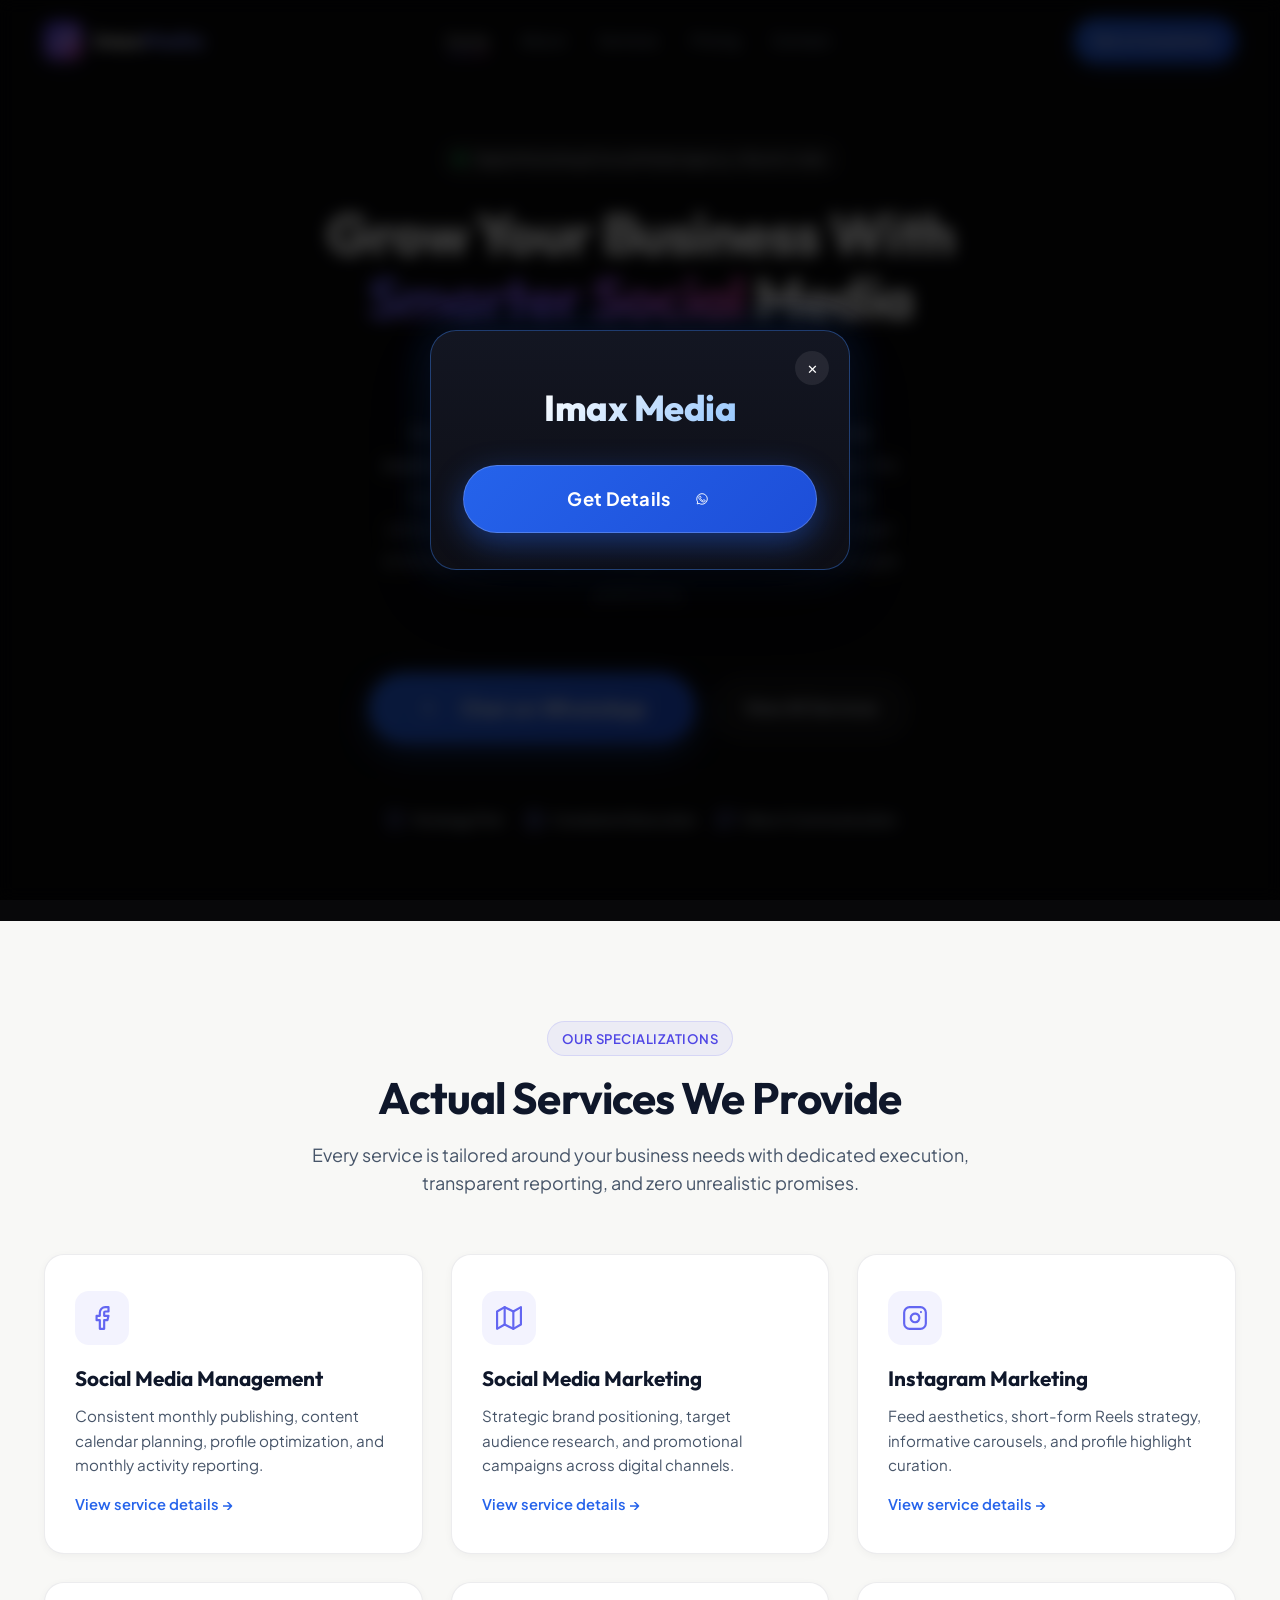
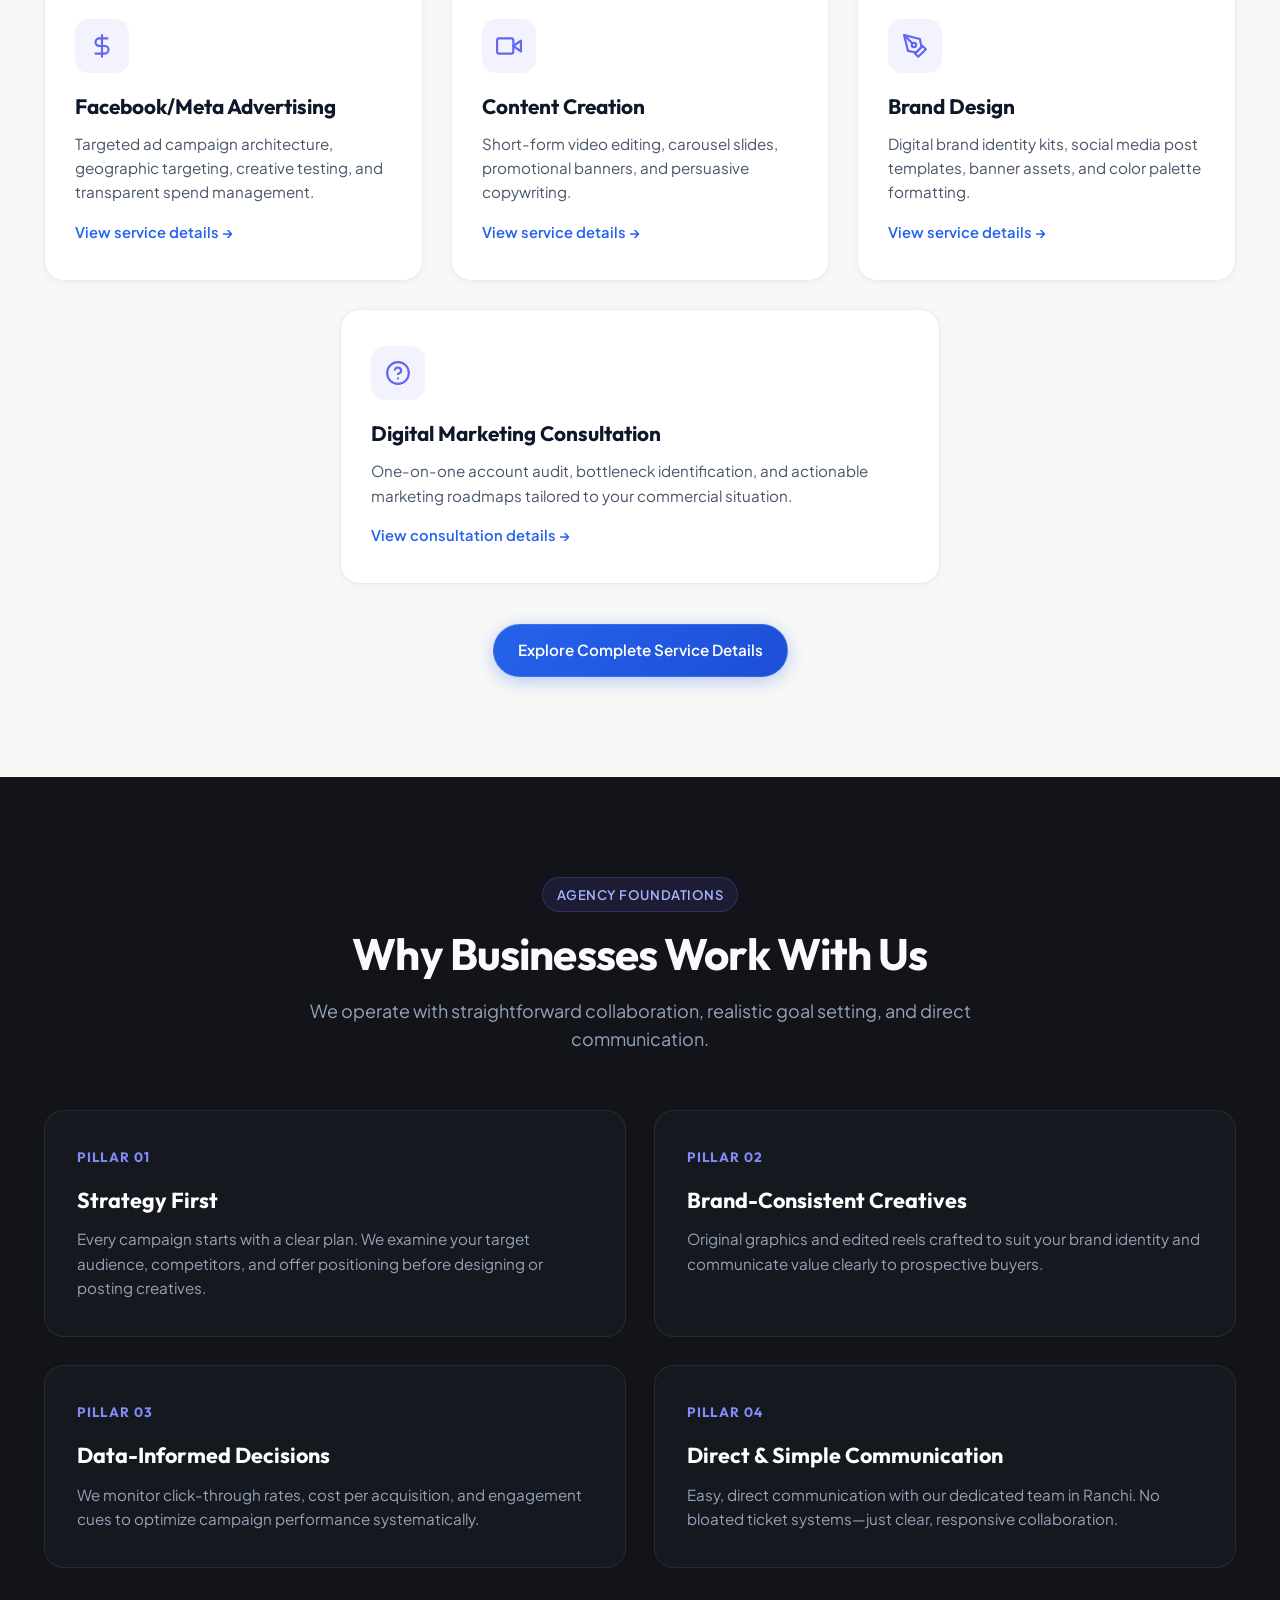
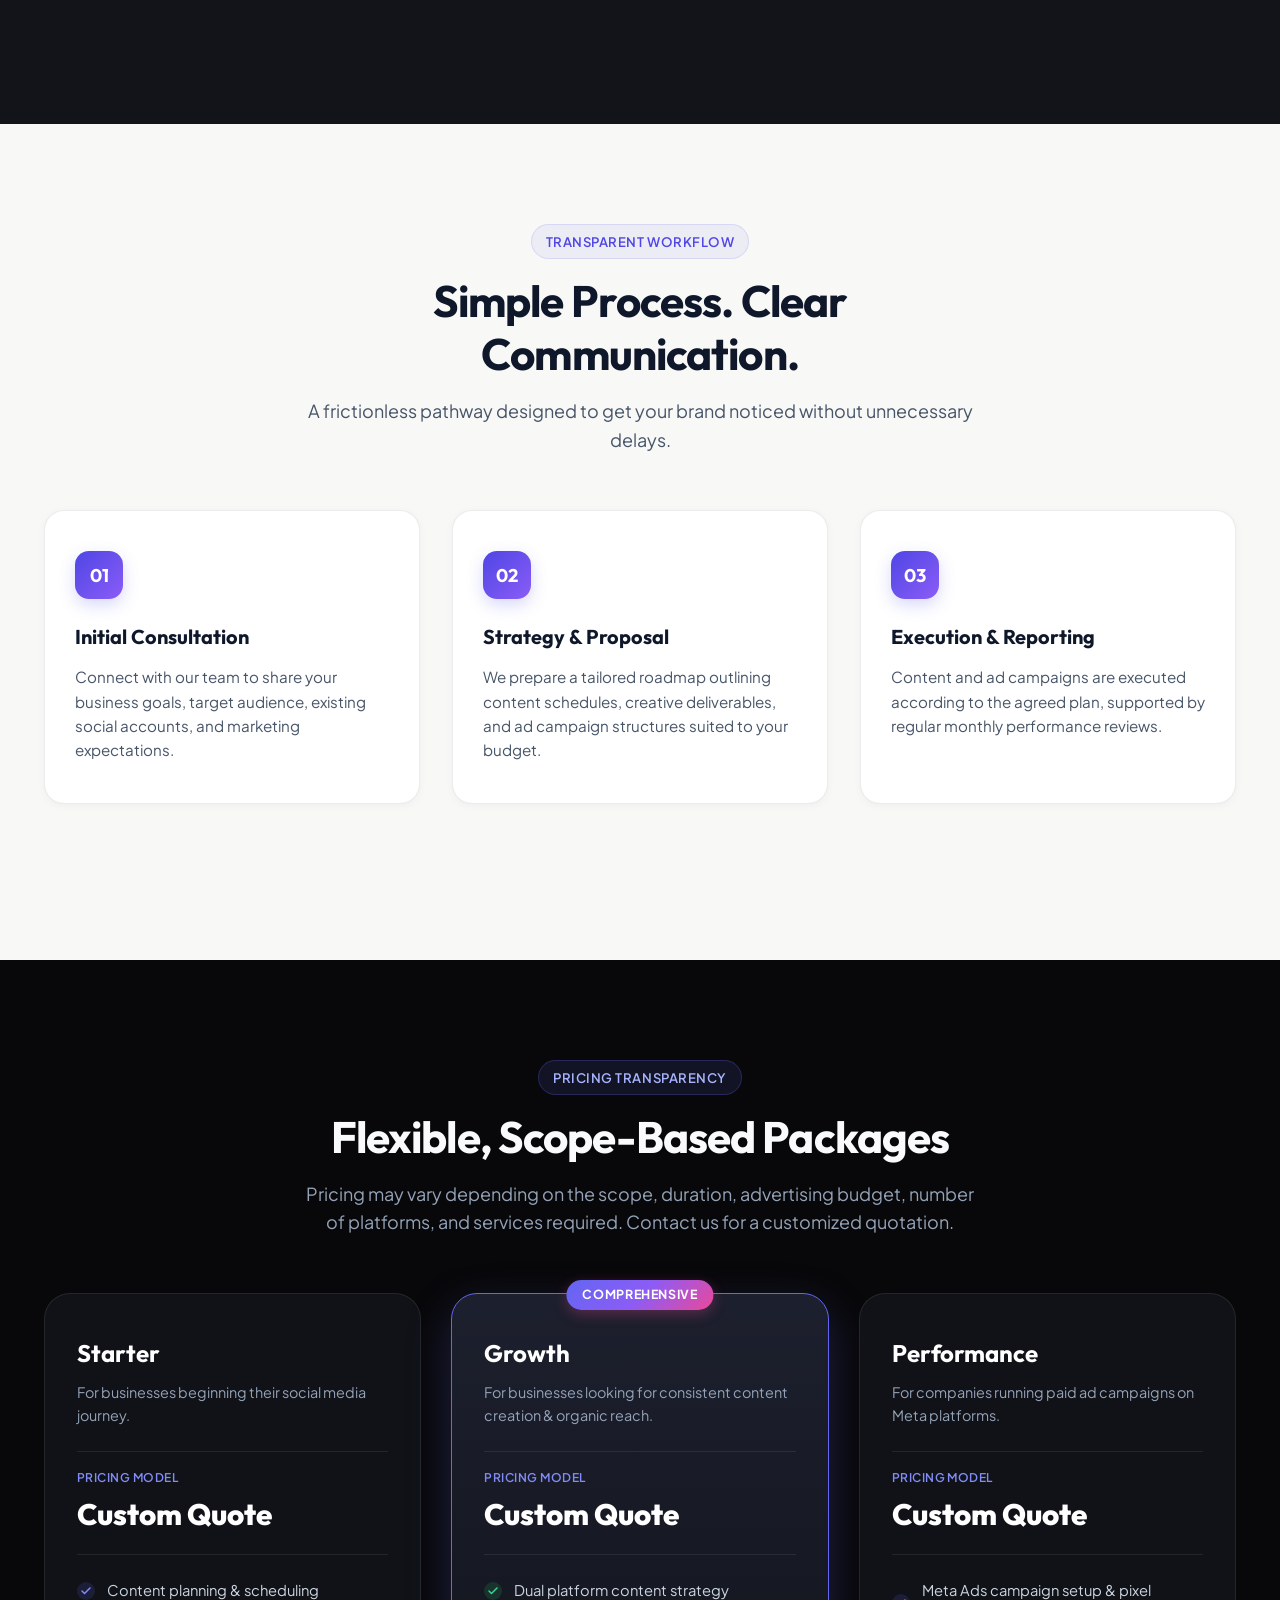
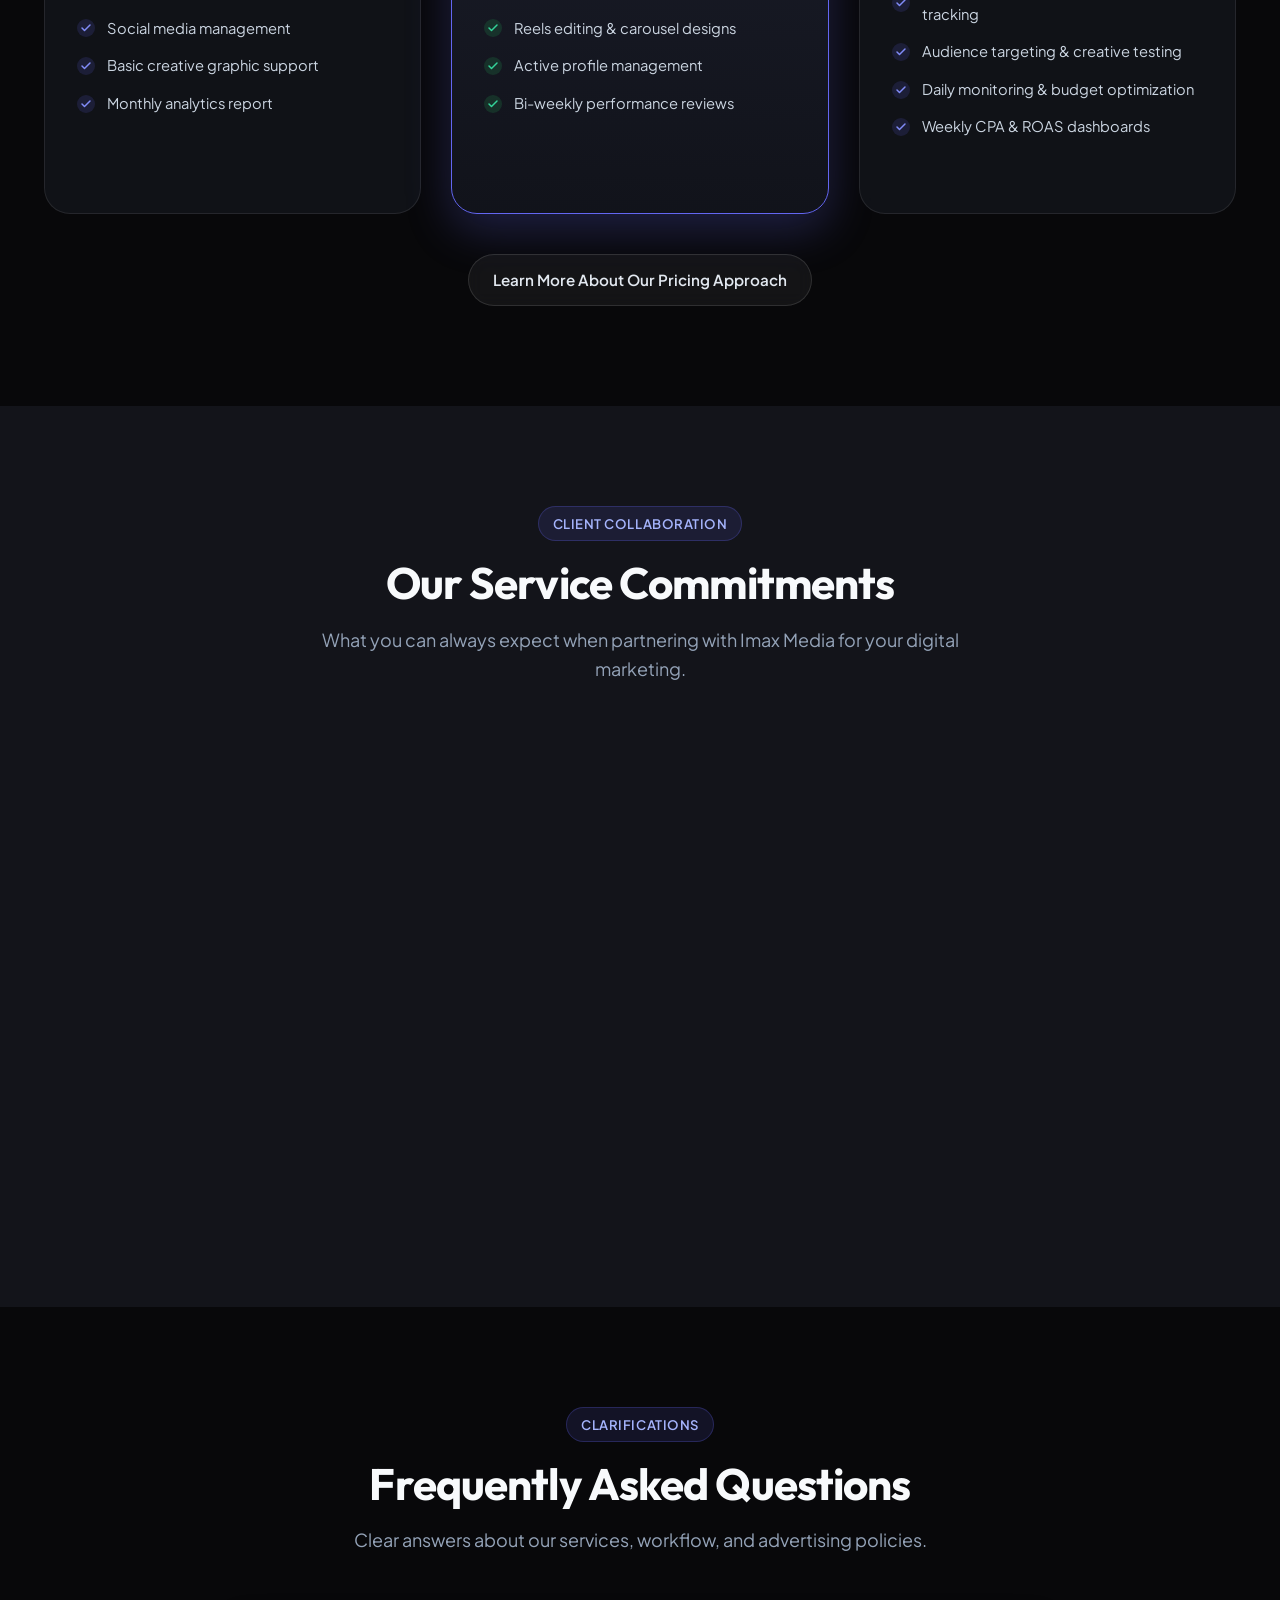
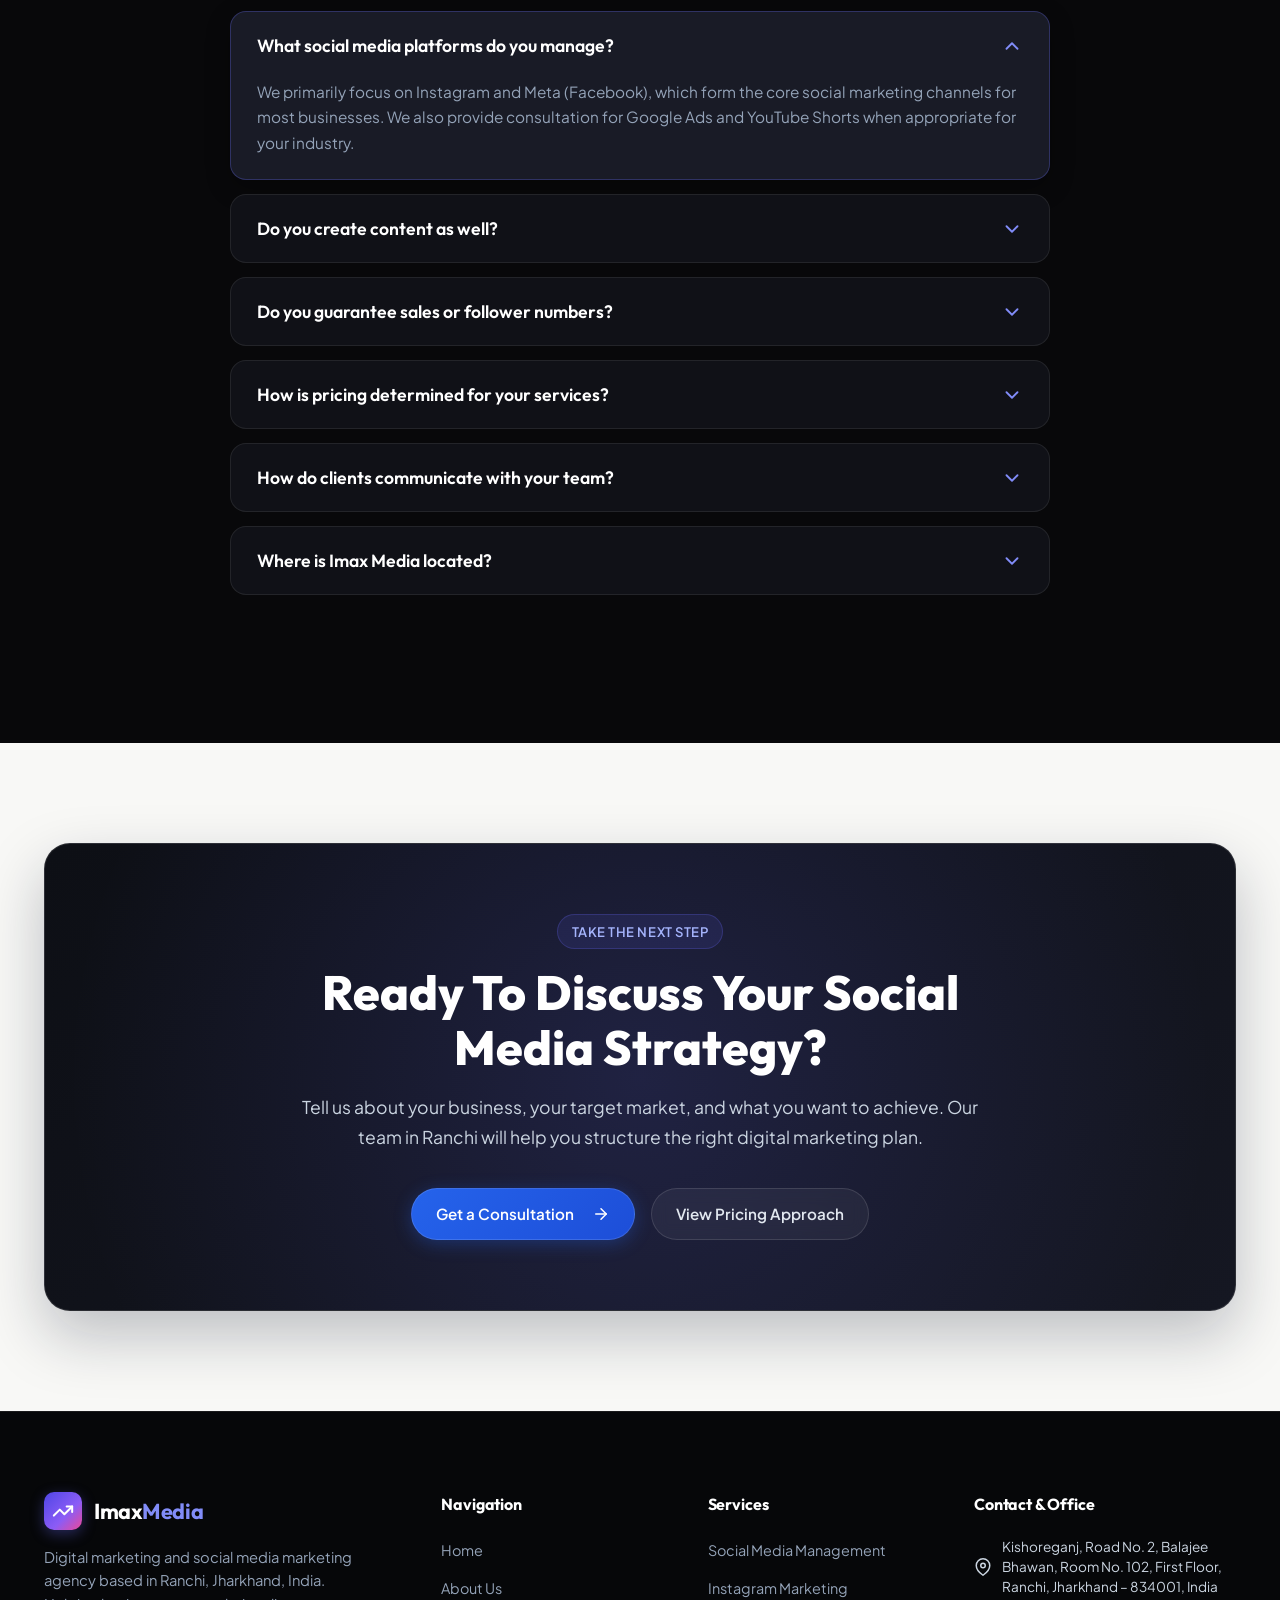
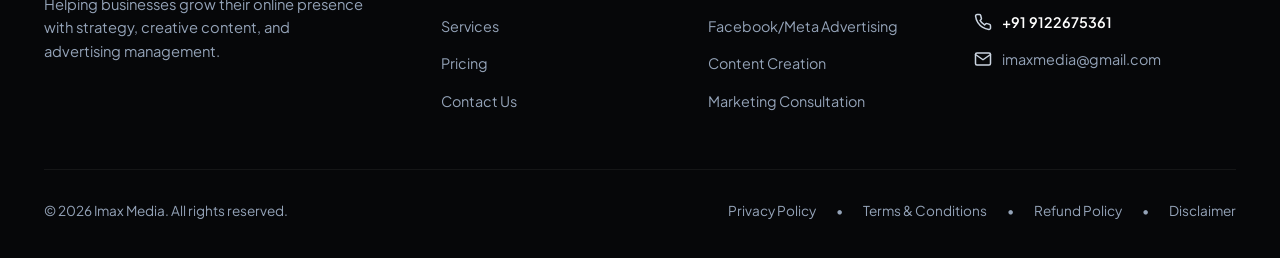
<file: index.html>
<!DOCTYPE html>
<html lang="en">
<head>
  <meta charset="UTF-8">
  <meta name="viewport" content="width=device-width, initial-scale=1.0">
  <title>Imax Media | Digital Marketing & Social Media Marketing Agency Ranchi</title>
  <meta name="description" content="Imax Media is a digital marketing and social media marketing agency based in Ranchi, Jharkhand, India. We provide social media management, Instagram marketing, Meta ads, content creation, and brand design.">
  <link rel="canonical" href="https://www.imaxmedia.online/">

  <!-- Google tag (gtag.js) -->
  <script async src="https://www.googletagmanager.com/gtag/js?id=AW-18450549273"></script>
  <script>
    window.dataLayer = window.dataLayer || [];
    function gtag(){dataLayer.push(arguments);}
    gtag('js', new Date());

    gtag('config', 'AW-18450549273');
  </script>

  <!-- Google Fonts -->
  <link rel="preconnect" href="https://fonts.googleapis.com">
  <link rel="preconnect" href="https://fonts.gstatic.com" crossorigin>
  <link href="https://fonts.googleapis.com/css2?family=Outfit:wght@400;500;600;700;800&family=Plus+Jakarta+Sans:wght@400;500;600;700&display=swap" rel="stylesheet">

  <link rel="stylesheet" href="css/styles.css">
  <link rel="icon" href="data:image/svg+xml,<svg xmlns='http://www.w3.org/2000/svg' viewBox='0 0 100 100'><rect width='100' height='100' rx='25' fill='%236366f1'/><path d='M30 70 L50 30 L70 70 Z' fill='none' stroke='white' stroke-width='10' stroke-linecap='round' stroke-linejoin='round'/></svg>">

  <!-- Organization / LocalBusiness Structured Data -->
  <script type="application/ld+json">
  {
    "@context": "https://schema.org",
    "@type": "ProfessionalService",
    "name": "Imax Media",
    "url": "https://www.imaxmedia.online/",
    "telephone": "+919122675361",
    "email": "imaxmedia@gmail.com",
    "address": {
      "@type": "PostalAddress",
      "streetAddress": "Kishoreganj, Road No. 2, Balajee Bhawan, Room No. 102, First Floor",
      "addressLocality": "Ranchi",
      "addressRegion": "Jharkhand",
      "postalCode": "834001",
      "addressCountry": "IN"
    },
    "description": "Digital marketing and social media marketing agency based in Ranchi, Jharkhand, India. Offering social media management, Instagram marketing, Meta ads management, content creation, brand design, and marketing consultation.",
    "priceRange": "$$"
  }
  </script>
</head>
<body class="theme-dark">

  <!-- =========================================================================
       1. HEADER / NAVBAR (Sticky)
       ========================================================================= -->
  <header class="header">
    <div class="container nav-container">
      <!-- Logo -->
      <a href="index.html" class="brand-logo" aria-label="Imax Media Home">
        <div class="logo-icon-box">
          <svg viewBox="0 0 24 24" fill="none" stroke="currentColor" stroke-width="2.2" stroke-linecap="round" stroke-linejoin="round">
            <polyline points="22 7 13.5 15.5 8.5 10.5 2 17"></polyline>
            <polyline points="16 7 22 7 22 13"></polyline>
          </svg>
        </div>
        <div class="brand-text">Imax<span>Media</span></div>
      </a>

      <!-- Desktop Nav Menu -->
      <nav aria-label="Main Navigation">
        <ul class="nav-menu">
          <li><a href="index.html" class="nav-link active">Home</a></li>
          <li><a href="about.html" class="nav-link">About</a></li>
          <li><a href="services.html" class="nav-link">Services</a></li>
          <li><a href="pricing.html" class="nav-link">Pricing</a></li>
          <li><a href="contact.html" class="nav-link">Contact</a></li>
        </ul>
      </nav>

      <!-- Right Desktop CTA -->
      <div class="nav-cta-wrap">
        <a href="contact.html" class="btn btn-primary nav-cta-btn js-open-consultation">
          Get a Consultation
        </a>
      </div>

      <!-- Mobile Hamburger Button -->
      <button class="menu-toggle-btn" id="menuToggleBtn" aria-label="Toggle navigation menu" aria-expanded="false">
        <span></span>
        <span></span>
        <span></span>
      </button>
    </div>
  </header>

  <!-- Mobile Nav Drawer -->
  <div class="mobile-nav-backdrop" id="mobileNavBackdrop"></div>
  <aside class="mobile-nav-drawer" id="mobileNavDrawer">
    <ul class="mobile-nav-links">
      <li><a href="index.html" class="mobile-nav-link">Home</a></li>
      <li><a href="about.html" class="mobile-nav-link">About</a></li>
      <li><a href="services.html" class="mobile-nav-link">Services</a></li>
      <li><a href="pricing.html" class="mobile-nav-link">Pricing</a></li>
      <li><a href="contact.html" class="mobile-nav-link">Contact</a></li>
    </ul>

    <div class="mobile-nav-bottom">
      <a href="contact.html" class="btn btn-primary w-full js-open-consultation">
        Get a Consultation
      </a>
      <a href="services.html" class="btn btn-secondary w-full">Explore Services</a>
    </div>
  </aside>

  <main>
    <!-- =======================================================================
         2. HERO SECTION — Clear, Honest Agency Introduction
         ======================================================================= -->
    <section id="home" class="hero-section hero-centered-section theme-dark">
      <div class="container">
        <div class="hero-content hero-content-centered reveal-on-scroll">
          <div class="hero-tagline-badge">
            <span class="badge-pulse"></span>
            <span>Digital Marketing & Social Media Agency • Ranchi, India</span>
          </div>

          <h1 class="hero-title">
            Grow Your Business With <span class="text-gradient">Smarter Social</span> Media Marketing.
          </h1>

          <p class="hero-copy">
            <strong>Imax Media is a digital marketing and social media marketing agency based in Ranchi, Jharkhand, India.</strong> We help businesses establish a consistent social media presence, craft engaging creative content, and manage strategic advertising campaigns across Meta and Google platforms.
          </p>

          <!-- Centered Action Buttons -->
          <div class="hero-cta-group hero-cta-centered">
            <a href="https://wa.me/919122675361?text=Hi%2C%20I%20want%20to%20inquire%20about%20Imax%20Media%20services" class="btn btn-hero-offer btn-hero-whatsapp" data-wa-message="Hi, I want to inquire about Imax Media services" target="_blank" rel="noopener noreferrer">
              <svg viewBox="0 0 24 24" width="22" height="22" fill="currentColor" style="margin-right: 8px;">
                <path d="M12.031 6.172c-3.181 0-5.767 2.586-5.768 5.766-.001 1.298.38 2.27 1.019 3.287l-.582 2.128 2.182-.573c.978.58 1.911.928 3.145.929 3.178 0 5.767-2.587 5.768-5.766.001-3.187-2.575-5.77-5.764-5.771zm3.392 8.244c-.144.405-.837.774-1.17.824-.299.045-.677.063-1.092-.069-.252-.08-.575-.187-.988-.365-1.739-.751-2.874-2.502-2.961-2.617-.087-.116-.708-.94-.708-1.793s.448-1.273.607-1.446c.159-.173.346-.217.462-.217l.332.006c.106.005.249-.04.39.298.144.347.491 1.2.534 1.287.043.087.072.188.014.304-.058.116-.087.188-.173.289l-.26.304c-.087.086-.177.18-.076.354.101.174.449.741.964 1.201.662.591 1.221.774 1.394.86s.274.072.376-.043c.101-.116.433-.506.549-.68.116-.173.231-.145.39-.087s1.011.477 1.184.564.289.13.332.202c.043.073.043.419-.101.824z"/>
              </svg>
              <span>Chat on WhatsApp</span>
            </a>
            <a href="services.html" class="btn btn-secondary" style="padding: 18px 32px; font-size: 1.05rem; border-radius: var(--radius-full);">
              View All Services
            </a>
          </div>

          <!-- Trust Indicators Centered -->
          <div class="hero-trust-indicators hero-trust-centered">
            <div class="trust-item">
              <div class="trust-item-icon">
                <svg viewBox="0 0 24 24" fill="none" stroke="currentColor" stroke-width="2.5" stroke-linecap="round" stroke-linejoin="round">
                  <path d="M12 22s8-4 8-10V5l-8-3-8 3v7c0 6 8 10 8 10z"/>
                </svg>
              </div>
              <span>Strategy First</span>
            </div>

            <div class="trust-item">
              <div class="trust-item-icon">
                <svg viewBox="0 0 24 24" fill="none" stroke="currentColor" stroke-width="2.5" stroke-linecap="round" stroke-linejoin="round">
                  <circle cx="12" cy="12" r="10"></circle>
                  <polyline points="12 6 12 12 16 14"></polyline>
                </svg>
              </div>
              <span>Consistent Execution</span>
            </div>

            <div class="trust-item">
              <div class="trust-item-icon">
                <svg viewBox="0 0 24 24" fill="none" stroke="currentColor" stroke-width="2.5" stroke-linecap="round" stroke-linejoin="round">
                  <path d="M21 15a2 2 0 0 1-2 2H7l-4 4V5a2 2 0 0 1 2-2h14a2 2 0 0 1 2 2z"></path>
                </svg>
              </div>
              <span>Direct Communication</span>
            </div>
          </div>
        </div>
      </div>
    </section>

    <!-- =======================================================================
         3. SERVICES OVERVIEW — The 7 Genuine Services Provided
         ======================================================================= -->
    <section id="services" class="section-padding theme-light">
      <div class="container">
        <div class="section-header reveal-on-scroll">
          <span class="section-badge section-badge-light">Our Specializations</span>
          <h2 class="section-title">Actual Services We Provide</h2>
          <p class="section-subtitle">
            Every service is tailored around your business needs with dedicated execution, transparent reporting, and zero unrealistic promises.
          </p>
        </div>

        <div class="services-grid">
          <!-- Service 1: Social Media Management -->
          <div class="service-card reveal-on-scroll">
            <div class="service-card-top">
              <div class="service-icon-box">
                <svg viewBox="0 0 24 24" fill="none" stroke="currentColor" stroke-width="2" stroke-linecap="round" stroke-linejoin="round">
                  <path d="M18 2h-3a5 5 0 0 0-5 5v3H7v4h3v8h4v-8h3l1-4h-4V7a1 1 0 0 1 1-1h3z"></path>
                </svg>
              </div>
              <h3 class="service-title">Social Media Management</h3>
              <p class="service-desc">
                Consistent monthly publishing, content calendar planning, profile optimization, and monthly activity reporting.
              </p>
            </div>
            <a href="services.html#smm" class="service-learn-more-link">View service details →</a>
          </div>

          <!-- Service 2: Social Media Marketing -->
          <div class="service-card reveal-on-scroll">
            <div class="service-card-top">
              <div class="service-icon-box">
                <svg viewBox="0 0 24 24" fill="none" stroke="currentColor" stroke-width="2" stroke-linecap="round" stroke-linejoin="round">
                  <polygon points="1 6 1 22 8 18 16 22 23 18 23 2 16 6 8 2 1 6"></polygon>
                  <line x1="8" y1="2" x2="8" y2="18"></line>
                  <line x1="16" y1="6" x2="16" y2="22"></line>
                </svg>
              </div>
              <h3 class="service-title">Social Media Marketing</h3>
              <p class="service-desc">
                Strategic brand positioning, target audience research, and promotional campaigns across digital channels.
              </p>
            </div>
            <a href="services.html#smm-strategy" class="service-learn-more-link">View service details →</a>
          </div>

          <!-- Service 3: Instagram Marketing -->
          <div class="service-card reveal-on-scroll">
            <div class="service-card-top">
              <div class="service-icon-box">
                <svg viewBox="0 0 24 24" fill="none" stroke="currentColor" stroke-width="2" stroke-linecap="round" stroke-linejoin="round">
                  <rect x="2" y="2" width="20" height="20" rx="5" ry="5"></rect>
                  <path d="M16 11.37A4 4 0 1 1 12.63 8 4 4 0 0 1 16 11.37z"></path>
                  <line x1="17.5" y1="6.5" x2="17.51" y2="6.5"></line>
                </svg>
              </div>
              <h3 class="service-title">Instagram Marketing</h3>
              <p class="service-desc">
                Feed aesthetics, short-form Reels strategy, informative carousels, and profile highlight curation.
              </p>
            </div>
            <a href="services.html#instagram" class="service-learn-more-link">View service details →</a>
          </div>

          <!-- Service 4: Facebook/Meta Advertising -->
          <div class="service-card reveal-on-scroll">
            <div class="service-card-top">
              <div class="service-icon-box">
                <svg viewBox="0 0 24 24" fill="none" stroke="currentColor" stroke-width="2" stroke-linecap="round" stroke-linejoin="round">
                  <path d="M12 2v20M17 5H9.5a3.5 3.5 0 0 0 0 7h5a3.5 3.5 0 0 1 0 7H6"></path>
                </svg>
              </div>
              <h3 class="service-title">Facebook/Meta Advertising</h3>
              <p class="service-desc">
                Targeted ad campaign architecture, geographic targeting, creative testing, and transparent spend management.
              </p>
            </div>
            <a href="services.html#meta-ads" class="service-learn-more-link">View service details →</a>
          </div>

          <!-- Service 5: Content Creation -->
          <div class="service-card reveal-on-scroll">
            <div class="service-card-top">
              <div class="service-icon-box">
                <svg viewBox="0 0 24 24" fill="none" stroke="currentColor" stroke-width="2" stroke-linecap="round" stroke-linejoin="round">
                  <polygon points="23 7 16 12 23 17 23 7"></polygon>
                  <rect x="1" y="5" width="15" height="14" rx="2" ry="2"></rect>
                </svg>
              </div>
              <h3 class="service-title">Content Creation</h3>
              <p class="service-desc">
                Short-form video editing, carousel slides, promotional banners, and persuasive copywriting.
              </p>
            </div>
            <a href="services.html#content" class="service-learn-more-link">View service details →</a>
          </div>

          <!-- Service 6: Brand Design -->
          <div class="service-card reveal-on-scroll">
            <div class="service-card-top">
              <div class="service-icon-box">
                <svg viewBox="0 0 24 24" fill="none" stroke="currentColor" stroke-width="2" stroke-linecap="round" stroke-linejoin="round">
                  <path d="M12 19l7-7 3 3-7 7-3-3z"></path>
                  <path d="M18 13l-1.5-7.5L2 2l3.5 14.5L13 18l5-5z"></path>
                  <path d="M2 2l7.586 7.586"></path>
                  <circle cx="11" cy="11" r="2"></circle>
                </svg>
              </div>
              <h3 class="service-title">Brand Design</h3>
              <p class="service-desc">
                Digital brand identity kits, social media post templates, banner assets, and color palette formatting.
              </p>
            </div>
            <a href="services.html#branding" class="service-learn-more-link">View service details →</a>
          </div>

          <!-- Service 7: Digital Marketing Consultation -->
          <div class="service-card reveal-on-scroll" style="grid-column: 1 / -1; max-width: 600px; margin: 0 auto; width: 100%;">
            <div class="service-card-top">
              <div class="service-icon-box">
                <svg viewBox="0 0 24 24" fill="none" stroke="currentColor" stroke-width="2" stroke-linecap="round" stroke-linejoin="round">
                  <circle cx="12" cy="12" r="10"></circle>
                  <path d="M9.09 9a3 3 0 0 1 5.83 1c0 2-3 3-3 3"></path>
                  <line x1="12" y1="17" x2="12.01" y2="17"></line>
                </svg>
              </div>
              <h3 class="service-title">Digital Marketing Consultation</h3>
              <p class="service-desc">
                One-on-one account audit, bottleneck identification, and actionable marketing roadmaps tailored to your commercial situation.
              </p>
            </div>
            <a href="services.html#consulting" class="service-learn-more-link">View consultation details →</a>
          </div>
        </div>

        <div style="text-align: center; margin-top: 40px;">
          <a href="services.html" class="btn btn-primary">Explore Complete Service Details</a>
        </div>
      </div>
    </section>

    <!-- =======================================================================
         4. WHY CHOOSE IMAX MEDIA — Transparent Principles
         ======================================================================= -->
    <section id="why-us" class="section-padding theme-dark-alt">
      <div class="container">
        <div class="section-header reveal-on-scroll">
          <span class="section-badge section-badge-dark">Agency Foundations</span>
          <h2 class="section-title">Why Businesses Work With Us</h2>
          <p class="section-subtitle">
            We operate with straightforward collaboration, realistic goal setting, and direct communication.
          </p>
        </div>

        <div class="why-us-grid">
          <div class="feature-block reveal-on-scroll">
            <div class="feature-number">PILLAR 01</div>
            <h3 class="feature-title">Strategy First</h3>
            <p class="feature-desc">
              Every campaign starts with a clear plan. We examine your target audience, competitors, and offer positioning before designing or posting creatives.
            </p>
          </div>

          <div class="feature-block reveal-on-scroll">
            <div class="feature-number">PILLAR 02</div>
            <h3 class="feature-title">Brand-Consistent Creatives</h3>
            <p class="feature-desc">
              Original graphics and edited reels crafted to suit your brand identity and communicate value clearly to prospective buyers.
            </p>
          </div>

          <div class="feature-block reveal-on-scroll">
            <div class="feature-number">PILLAR 03</div>
            <h3 class="feature-title">Data-Informed Decisions</h3>
            <p class="feature-desc">
              We monitor click-through rates, cost per acquisition, and engagement cues to optimize campaign performance systematically.
            </p>
          </div>

          <div class="feature-block reveal-on-scroll">
            <div class="feature-number">PILLAR 04</div>
            <h3 class="feature-title">Direct & Simple Communication</h3>
            <p class="feature-desc">
              Easy, direct communication with our dedicated team in Ranchi. No bloated ticket systems—just clear, responsive collaboration.
            </p>
          </div>
        </div>
      </div>
    </section>

    <!-- =======================================================================
         5. HOW IT WORKS — 3-Step Clear Workflow
         ======================================================================= -->
    <section id="process" class="section-padding theme-light">
      <div class="container">
        <div class="section-header reveal-on-scroll">
          <span class="section-badge section-badge-light">Transparent Workflow</span>
          <h2 class="section-title">Simple Process. Clear Communication.</h2>
          <p class="section-subtitle">
            A frictionless pathway designed to get your brand noticed without unnecessary delays.
          </p>
        </div>

        <div class="process-timeline">
          <div class="process-step-card reveal-on-scroll">
            <div class="step-num-badge">01</div>
            <h3 class="step-title">Initial Consultation</h3>
            <p class="step-desc">
              Connect with our team to share your business goals, target audience, existing social accounts, and marketing expectations.
            </p>
          </div>

          <div class="process-step-card reveal-on-scroll">
            <div class="step-num-badge">02</div>
            <h3 class="step-title">Strategy & Proposal</h3>
            <p class="step-desc">
              We prepare a tailored roadmap outlining content schedules, creative deliverables, and ad campaign structures suited to your budget.
            </p>
          </div>

          <div class="process-step-card reveal-on-scroll">
            <div class="step-num-badge">03</div>
            <h3 class="step-title">Execution & Reporting</h3>
            <p class="step-desc">
              Content and ad campaigns are executed according to the agreed plan, supported by regular monthly performance reviews.
            </p>
          </div>
        </div>
      </div>
    </section>

    <!-- =======================================================================
         6. PRICING OVERVIEW — Scope-Based Model
         ======================================================================= -->
    <section id="packages" class="section-padding theme-dark">
      <div class="container">
        <div class="section-header reveal-on-scroll">
          <span class="section-badge section-badge-dark">Pricing Transparency</span>
          <h2 class="section-title">Flexible, Scope-Based Packages</h2>
          <p class="section-subtitle">
            Pricing may vary depending on the scope, duration, advertising budget, number of platforms, and services required. Contact us for a customized quotation.
          </p>
        </div>

        <div class="packages-grid">
          <!-- Starter -->
          <div class="package-card reveal-on-scroll">
            <div class="package-header">
              <h3 class="package-tier-name">Starter</h3>
              <p class="package-for">For businesses beginning their social media journey.</p>
            </div>
            <div class="package-price-wrap">
              <div class="package-price-label">Pricing Model</div>
              <div class="package-price-value">Custom Quote</div>
            </div>
            <ul class="package-features-list">
              <li class="package-feature-item">
                <span class="feature-check-icon"><svg viewBox="0 0 24 24" fill="none" stroke="currentColor" stroke-width="3" stroke-linecap="round" stroke-linejoin="round"><polyline points="20 6 9 17 4 12"></polyline></svg></span>
                <span>Content planning & scheduling</span>
              </li>
              <li class="package-feature-item">
                <span class="feature-check-icon"><svg viewBox="0 0 24 24" fill="none" stroke="currentColor" stroke-width="3" stroke-linecap="round" stroke-linejoin="round"><polyline points="20 6 9 17 4 12"></polyline></svg></span>
                <span>Social media management</span>
              </li>
              <li class="package-feature-item">
                <span class="feature-check-icon"><svg viewBox="0 0 24 24" fill="none" stroke="currentColor" stroke-width="3" stroke-linecap="round" stroke-linejoin="round"><polyline points="20 6 9 17 4 12"></polyline></svg></span>
                <span>Basic creative graphic support</span>
              </li>
              <li class="package-feature-item">
                <span class="feature-check-icon"><svg viewBox="0 0 24 24" fill="none" stroke="currentColor" stroke-width="3" stroke-linecap="round" stroke-linejoin="round"><polyline points="20 6 9 17 4 12"></polyline></svg></span>
                <span>Monthly analytics report</span>
              </li>
            </ul>
          </div>

          <!-- Growth -->
          <div class="package-card featured reveal-on-scroll">
            <span class="popular-badge">Comprehensive</span>
            <div class="package-header">
              <h3 class="package-tier-name">Growth</h3>
              <p class="package-for">For businesses looking for consistent content creation & organic reach.</p>
            </div>
            <div class="package-price-wrap">
              <div class="package-price-label">Pricing Model</div>
              <div class="package-price-value">Custom Quote</div>
            </div>
            <ul class="package-features-list">
              <li class="package-feature-item">
                <span class="feature-check-icon"><svg viewBox="0 0 24 24" fill="none" stroke="currentColor" stroke-width="3" stroke-linecap="round" stroke-linejoin="round"><polyline points="20 6 9 17 4 12"></polyline></svg></span>
                <span>Dual platform content strategy</span>
              </li>
              <li class="package-feature-item">
                <span class="feature-check-icon"><svg viewBox="0 0 24 24" fill="none" stroke="currentColor" stroke-width="3" stroke-linecap="round" stroke-linejoin="round"><polyline points="20 6 9 17 4 12"></polyline></svg></span>
                <span>Reels editing & carousel designs</span>
              </li>
              <li class="package-feature-item">
                <span class="feature-check-icon"><svg viewBox="0 0 24 24" fill="none" stroke="currentColor" stroke-width="3" stroke-linecap="round" stroke-linejoin="round"><polyline points="20 6 9 17 4 12"></polyline></svg></span>
                <span>Active profile management</span>
              </li>
              <li class="package-feature-item">
                <span class="feature-check-icon"><svg viewBox="0 0 24 24" fill="none" stroke="currentColor" stroke-width="3" stroke-linecap="round" stroke-linejoin="round"><polyline points="20 6 9 17 4 12"></polyline></svg></span>
                <span>Bi-weekly performance reviews</span>
              </li>
            </ul>
          </div>

          <!-- Performance -->
          <div class="package-card reveal-on-scroll">
            <div class="package-header">
              <h3 class="package-tier-name">Performance</h3>
              <p class="package-for">For companies running paid ad campaigns on Meta platforms.</p>
            </div>
            <div class="package-price-wrap">
              <div class="package-price-label">Pricing Model</div>
              <div class="package-price-value">Custom Quote</div>
            </div>
            <ul class="package-features-list">
              <li class="package-feature-item">
                <span class="feature-check-icon"><svg viewBox="0 0 24 24" fill="none" stroke="currentColor" stroke-width="3" stroke-linecap="round" stroke-linejoin="round"><polyline points="20 6 9 17 4 12"></polyline></svg></span>
                <span>Meta Ads campaign setup & pixel tracking</span>
              </li>
              <li class="package-feature-item">
                <span class="feature-check-icon"><svg viewBox="0 0 24 24" fill="none" stroke="currentColor" stroke-width="3" stroke-linecap="round" stroke-linejoin="round"><polyline points="20 6 9 17 4 12"></polyline></svg></span>
                <span>Audience targeting & creative testing</span>
              </li>
              <li class="package-feature-item">
                <span class="feature-check-icon"><svg viewBox="0 0 24 24" fill="none" stroke="currentColor" stroke-width="3" stroke-linecap="round" stroke-linejoin="round"><polyline points="20 6 9 17 4 12"></polyline></svg></span>
                <span>Daily monitoring & budget optimization</span>
              </li>
              <li class="package-feature-item">
                <span class="feature-check-icon"><svg viewBox="0 0 24 24" fill="none" stroke="currentColor" stroke-width="3" stroke-linecap="round" stroke-linejoin="round"><polyline points="20 6 9 17 4 12"></polyline></svg></span>
                <span>Weekly CPA & ROAS dashboards</span>
              </li>
            </ul>
          </div>
        </div>

        <div style="text-align: center; margin-top: 40px;">
          <a href="pricing.html" class="btn btn-secondary">Learn More About Our Pricing Approach</a>
        </div>
      </div>
    </section>

    <!-- =======================================================================
         7. SERVICE COMMITMENT & COLLABORATION ETHICS
         (Replacing unverified sample testimonials with honest agency standards)
         ======================================================================= -->
    <section class="section-padding theme-dark-alt">
      <div class="container">
        <div class="section-header reveal-on-scroll">
          <span class="section-badge section-badge-dark">Client Collaboration</span>
          <h2 class="section-title">Our Service Commitments</h2>
          <p class="section-subtitle">
            What you can always expect when partnering with Imax Media for your digital marketing.
          </p>
        </div>

        <div class="why-us-grid">
          <div class="feature-block reveal-on-scroll">
            <h3 class="feature-title">Transparent Ad Spend</h3>
            <p class="feature-desc">
              Your media budget is billed directly by ad platforms (Meta/Google). You have 100% visibility into invoices and click data with zero undisclosed markups.
            </p>
          </div>

          <div class="feature-block reveal-on-scroll">
            <h3 class="feature-title">Intellectual Property Ownership</h3>
            <p class="feature-desc">
              All approved creatives, design templates, and video assets created for your brand belong to you upon full settlement of agreed service fees.
            </p>
          </div>

          <div class="feature-block reveal-on-scroll">
            <h3 class="feature-title">Regular Reporting Cadence</h3>
            <p class="feature-desc">
              You receive structured monthly reports detailing what content was published, platform reach, ad spend, and strategic recommendations for next steps.
            </p>
          </div>

          <div class="feature-block reveal-on-scroll">
            <h3 class="feature-title">No False Promises</h3>
            <p class="feature-desc">
              We never guarantee artificial follower numbers, overnight viral fame, or guaranteed revenue. We focus on consistent quality and proven marketing practices.
            </p>
          </div>
        </div>
      </div>
    </section>

    <!-- =======================================================================
         8. FAQ — Frequently Asked Questions
         ======================================================================= -->
    <section id="faq" class="section-padding theme-dark">
      <div class="container">
        <div class="section-header reveal-on-scroll">
          <span class="section-badge section-badge-dark">Clarifications</span>
          <h2 class="section-title">Frequently Asked Questions</h2>
          <p class="section-subtitle">
            Clear answers about our services, workflow, and advertising policies.
          </p>
        </div>

        <div class="faq-accordion-wrap reveal-on-scroll">
          <!-- FAQ 1 -->
          <div class="faq-item">
            <button class="faq-question-btn" type="button">
              <span>What social media platforms do you manage?</span>
              <svg class="faq-icon-arrow" viewBox="0 0 24 24" fill="none" stroke="currentColor" stroke-width="2" stroke-linecap="round" stroke-linejoin="round">
                <polyline points="6 9 12 15 18 9"></polyline>
              </svg>
            </button>
            <div class="faq-answer-panel">
              <div class="faq-answer-inner">
                We primarily focus on Instagram and Meta (Facebook), which form the core social marketing channels for most businesses. We also provide consultation for Google Ads and YouTube Shorts when appropriate for your industry.
              </div>
            </div>
          </div>

          <!-- FAQ 2 -->
          <div class="faq-item">
            <button class="faq-question-btn" type="button">
              <span>Do you create content as well?</span>
              <svg class="faq-icon-arrow" viewBox="0 0 24 24" fill="none" stroke="currentColor" stroke-width="2" stroke-linecap="round" stroke-linejoin="round">
                <polyline points="6 9 12 15 18 9"></polyline>
              </svg>
            </button>
            <div class="faq-answer-panel">
              <div class="faq-answer-inner">
                Yes! Our content creation services include graphic design, multi-slide carousels, and short-form video editing (Reels/Shorts). You can share raw clips or product photos, and our team turns them into structured social media content.
              </div>
            </div>
          </div>

          <!-- FAQ 3 -->
          <div class="faq-item">
            <button class="faq-question-btn" type="button">
              <span>Do you guarantee sales or follower numbers?</span>
              <svg class="faq-icon-arrow" viewBox="0 0 24 24" fill="none" stroke="currentColor" stroke-width="2" stroke-linecap="round" stroke-linejoin="round">
                <polyline points="6 9 12 15 18 9"></polyline>
              </svg>
            </button>
            <div class="faq-answer-panel">
              <div class="faq-answer-inner">
                No. We believe in complete honesty. Advertising and social performance depend on multiple factors including product demand, pricing, audience responsiveness, market competition, and third-party platform algorithms. We do not make false revenue or follower guarantees.
              </div>
            </div>
          </div>

          <!-- FAQ 4 -->
          <div class="faq-item">
            <button class="faq-question-btn" type="button">
              <span>How is pricing determined for your services?</span>
              <svg class="faq-icon-arrow" viewBox="0 0 24 24" fill="none" stroke="currentColor" stroke-width="2" stroke-linecap="round" stroke-linejoin="round">
                <polyline points="6 9 12 15 18 9"></polyline>
              </svg>
            </button>
            <div class="faq-answer-panel">
              <div class="faq-answer-inner">
                Pricing varies depending on project scope, duration, number of platforms, posting frequency, and whether paid advertising management is needed. We provide customized, transparent quotations after an initial briefing.
              </div>
            </div>
          </div>

          <!-- FAQ 5 -->
          <div class="faq-item">
            <button class="faq-question-btn" type="button">
              <span>How do clients communicate with your team?</span>
              <svg class="faq-icon-arrow" viewBox="0 0 24 24" fill="none" stroke="currentColor" stroke-width="2" stroke-linecap="round" stroke-linejoin="round">
                <polyline points="6 9 12 15 18 9"></polyline>
              </svg>
            </button>
            <div class="faq-answer-panel">
              <div class="faq-answer-inner">
                We believe in simple, direct communication. You have direct access to our specialists via phone (+91 9122675361), email (imaxmedia@gmail.com), or WhatsApp for day-to-day approvals and campaign discussions.
              </div>
            </div>
          </div>

          <!-- FAQ 6 -->
          <div class="faq-item">
            <button class="faq-question-btn" type="button">
              <span>Where is Imax Media located?</span>
              <svg class="faq-icon-arrow" viewBox="0 0 24 24" fill="none" stroke="currentColor" stroke-width="2" stroke-linecap="round" stroke-linejoin="round">
                <polyline points="6 9 12 15 18 9"></polyline>
              </svg>
            </button>
            <div class="faq-answer-panel">
              <div class="faq-answer-inner">
                We are located at Kishoreganj, Road No. 2, Balajee Bhawan, Room No. 102, First Floor, Ranchi, Jharkhand – 834001, India.
              </div>
            </div>
          </div>
        </div>
      </div>
    </section>

    <!-- =======================================================================
         9. FINAL CTA SECTION
         ======================================================================= -->
    <section class="final-cta-section">
      <div class="container">
        <div class="final-cta-card reveal-on-scroll">
          <div class="final-cta-content">
            <span class="section-badge section-badge-dark">Take The Next Step</span>
            <h2 class="final-cta-title">Ready To Discuss Your Social Media Strategy?</h2>
            <p class="final-cta-copy">
              Tell us about your business, your target market, and what you want to achieve. Our team in Ranchi will help you structure the right digital marketing plan.
            </p>

            <div class="final-cta-btn-row">
              <a href="contact.html" class="btn btn-primary js-open-consultation">
                Get a Consultation
                <svg viewBox="0 0 24 24" fill="none" stroke="currentColor" stroke-width="2" stroke-linecap="round" stroke-linejoin="round" style="width:18px;height:18px;margin-left:8px;">
                  <line x1="5" y1="12" x2="19" y2="12"></line>
                  <polyline points="12 5 19 12 12 19"></polyline>
                </svg>
              </a>
              <a href="pricing.html" class="btn btn-secondary">
                View Pricing Approach
              </a>
            </div>
          </div>
        </div>
      </div>
    </section>
  </main>

  <!-- =========================================================================
       10. FOOTER — Complete Business Address & Legal Pages
       ========================================================================= -->
  <footer class="footer">
    <div class="container">
      <div class="footer-top-grid">
        <!-- Col 1: Brand Info -->
        <div class="footer-brand-col">
          <a href="index.html" class="brand-logo" aria-label="Imax Media Home">
            <div class="logo-icon-box">
              <svg viewBox="0 0 24 24" fill="none" stroke="currentColor" stroke-width="2.2" stroke-linecap="round" stroke-linejoin="round">
                <polyline points="22 7 13.5 15.5 8.5 10.5 2 17"></polyline>
                <polyline points="16 7 22 7 22 13"></polyline>
              </svg>
            </div>
            <div class="brand-text">Imax<span>Media</span></div>
          </a>
          <p>
            Digital marketing and social media marketing agency based in Ranchi, Jharkhand, India. Helping businesses grow their online presence with strategy, creative content, and advertising management.
          </p>
        </div>

        <!-- Col 2: Navigation Links -->
        <div>
          <h4 class="footer-col-title">Navigation</h4>
          <ul class="footer-links-list">
            <li class="footer-link-item"><a href="index.html">Home</a></li>
            <li class="footer-link-item"><a href="about.html">About Us</a></li>
            <li class="footer-link-item"><a href="services.html">Services</a></li>
            <li class="footer-link-item"><a href="pricing.html">Pricing</a></li>
            <li class="footer-link-item"><a href="contact.html">Contact Us</a></li>
          </ul>
        </div>

        <!-- Col 3: Services Links -->
        <div>
          <h4 class="footer-col-title">Services</h4>
          <ul class="footer-links-list">
            <li class="footer-link-item"><a href="services.html#smm">Social Media Management</a></li>
            <li class="footer-link-item"><a href="services.html#instagram">Instagram Marketing</a></li>
            <li class="footer-link-item"><a href="services.html#meta-ads">Facebook/Meta Advertising</a></li>
            <li class="footer-link-item"><a href="services.html#content">Content Creation</a></li>
            <li class="footer-link-item"><a href="services.html#consulting">Marketing Consultation</a></li>
          </ul>
        </div>

        <!-- Col 4: Contact & Office -->
        <div>
          <h4 class="footer-col-title">Contact & Office</h4>
          <div class="footer-contact-item">
            <svg viewBox="0 0 24 24" fill="none" stroke="currentColor" stroke-width="2" stroke-linecap="round" stroke-linejoin="round" style="color: var(--primary-accent); flex-shrink: 0;">
              <path d="M21 10c0 7-9 13-9 13s-9-6-9-13a9 9 0 0 1 18 0z"></path>
              <circle cx="12" cy="10" r="3"></circle>
            </svg>
            <div style="font-size: 0.85rem; color: #cbd5e1; line-height: 1.45;">
              Kishoreganj, Road No. 2, Balajee Bhawan, Room No. 102, First Floor, Ranchi, Jharkhand – 834001, India
            </div>
          </div>
          <div class="footer-contact-item" style="margin-top: 10px;">
            <svg viewBox="0 0 24 24" fill="none" stroke="currentColor" stroke-width="2" stroke-linecap="round" stroke-linejoin="round" style="color: var(--primary-accent); flex-shrink: 0;">
              <path d="M22 16.92v3a2 2 0 0 1-2.18 2 19.79 19.79 0 0 1-8.63-3.07 19.5 19.5 0 0 1-6-6 19.79 19.79 0 0 1-3.07-8.67A2 2 0 0 1 4.11 2h3a2 2 0 0 1 2 1.72 12.84 12.84 0 0 0 .7 2.81 2 2 0 0 1-.45 2.11L8.09 9.91a16 16 0 0 0 6 6l1.27-1.27a2 2 0 0 1 2.11-.45 12.84 12.84 0 0 0 2.81.7A2 2 0 0 1 22 16.92z"></path>
            </svg>
            <div>
              <a href="tel:+919122675361" style="color: #ffffff; font-weight: 600; text-decoration: none;">+91 9122675361</a>
            </div>
          </div>
          <div class="footer-contact-item" style="margin-top: 10px;">
            <svg viewBox="0 0 24 24" fill="none" stroke="currentColor" stroke-width="2" stroke-linecap="round" stroke-linejoin="round" style="color: var(--primary-accent); flex-shrink: 0;">
              <path d="M4 4h16c1.1 0 2 .9 2 2v12c0 1.1-.9 2-2 2H4c-1.1 0-2-.9-2-2V6c0-1.1.9-2 2-2z"></path>
              <polyline points="22,6 12,13 2,6"></polyline>
            </svg>
            <div>
              <a href="mailto:imaxmedia@gmail.com" style="color: #94a3b8; text-decoration: none;">imaxmedia@gmail.com</a>
            </div>
          </div>
        </div>
      </div>

      <!-- Footer Bottom Bar -->
      <div class="footer-bottom-bar">
        <div>© 2026 Imax Media. All rights reserved.</div>
        <div class="footer-legal-links">
          <a href="privacy-policy.html" class="legal-btn">Privacy Policy</a>
          <span>•</span>
          <a href="terms-and-conditions.html" class="legal-btn">Terms & Conditions</a>
          <span>•</span>
          <a href="refund-and-cancellation-policy.html" class="legal-btn">Refund Policy</a>
          <span>•</span>
          <a href="disclaimer.html" class="legal-btn">Disclaimer</a>
        </div>
      </div>
    </div>
  </footer>

  <!-- =========================================================================
       AUTO WELCOME POPUP MODAL (Opens automatically on website visit)
       ========================================================================= -->
  <div class="modal-overlay auto-popup-overlay" id="autoWelcomeModal" role="dialog" aria-modal="true" aria-labelledby="autoPopupTitle">
    <div class="modal-window auto-popup-compact">
      <button type="button" class="modal-close-btn" id="autoPopupCloseBtn" aria-label="Close modal">✕</button>
      <h2 class="auto-popup-main-title" id="autoPopupTitle">Imax Media</h2>
      <a href="https://wa.me/919122675361?text=Hi%2C%20I%20want%20to%20inquire%20about%20Imax%20Media%20services" class="btn btn-hero-offer w-full btn-popup-direct-wa" id="autoPopupCtaBtn" data-wa-message="Hi, I want to inquire about Imax Media services" target="_blank" rel="noopener noreferrer">
        <span>Get Details</span>
        <svg viewBox="0 0 24 24" width="22" height="22" fill="currentColor" style="margin-left: 8px;">
          <path d="M12.031 6.172c-3.181 0-5.767 2.586-5.768 5.766-.001 1.298.38 2.27 1.019 3.287l-.582 2.128 2.182-.573c.978.58 1.911.928 3.145.929 3.178 0 5.767-2.587 5.768-5.766.001-3.187-2.575-5.77-5.764-5.771zm3.392 8.244c-.144.405-.837.774-1.17.824-.299.045-.677.063-1.092-.069-.252-.08-.575-.187-.988-.365-1.739-.751-2.874-2.502-2.961-2.617-.087-.116-.708-.94-.708-1.793s.448-1.273.607-1.446c.159-.173.346-.217.462-.217l.332.006c.106.005.249-.04.39.298.144.347.491 1.2.534 1.287.043.087.072.188.014.304-.058.116-.087.188-.173.289l-.26.304c-.087.086-.177.18-.076.354.101.174.449.741.964 1.201.662.591 1.221.774 1.394.86s.274.072.376-.043c.101-.116.433-.506.549-.68.116-.173.231-.145.39-.087s1.011.477 1.184.564.289.13.332.202c.043.073.043.419-.101.824z"/>
        </svg>
      </a>
    </div>
  </div>

  <!-- =========================================================================
       11. INTERACTIVE CONSULTATION MODAL (Clean, User-Triggered on Click)
       ========================================================================= -->
  <div class="modal-overlay" id="consultationModal" role="dialog" aria-modal="true" aria-labelledby="consultationTitle">
    <div class="modal-window">
      <button type="button" class="modal-close-btn" id="consultationCloseBtn" aria-label="Close modal">✕</button>
      <div class="modal-header">
        <h3 class="modal-title" id="consultationTitle">Get a Consultation</h3>
        <p class="modal-subtitle">Tell us about your brand and receive tailored recommendations directly from our team.</p>
      </div>

      <form id="consultationForm">
        <div class="form-group">
          <label class="form-label" for="consultName">Your Name *</label>
          <input type="text" id="consultName" class="form-input" placeholder="e.g. Rahul Sharma" required>
        </div>

        <div class="form-group">
          <label class="form-label" for="consultBusiness">Business / Brand Name *</label>
          <input type="text" id="consultBusiness" class="form-input" placeholder="e.g. Apex Apparel or Studio Alpha" required>
        </div>

        <div class="form-group">
          <label class="form-label" for="consultPhone">Phone Number *</label>
          <input type="tel" id="consultPhone" class="form-input" placeholder="e.g. +91 9876543210" required>
        </div>

        <div class="form-group">
          <label class="form-label" for="consultService">Service of Primary Interest</label>
          <select id="consultService" class="form-select">
            <option value="Social Media Management">Social Media Management</option>
            <option value="Social Media Marketing">Social Media Marketing</option>
            <option value="Instagram Marketing">Instagram Marketing</option>
            <option value="Facebook/Meta Advertising">Facebook/Meta Advertising</option>
            <option value="Content Creation">Content Creation</option>
            <option value="Brand Design">Brand Design</option>
            <option value="Digital Marketing Consultation">Digital Marketing Consultation</option>
          </select>
        </div>

        <div class="form-group">
          <label class="form-label" for="consultGoals">Key Goal or Requirements</label>
          <textarea id="consultGoals" class="form-textarea" placeholder="Describe your target audience, current follower base, or marketing goals..."></textarea>
        </div>

        <button type="submit" class="btn btn-primary w-full" style="justify-content: center; padding: 16px;">
          Submit Consultation Request
        </button>
        <p class="form-note" style="text-align: center;">Our team will review your inquiry and connect with you within 24 business hours.</p>
      </form>
    </div>
  </div>

  <!-- Main JavaScript File -->
  <script src="js/main.js"></script>
</body>
</html>
</file>
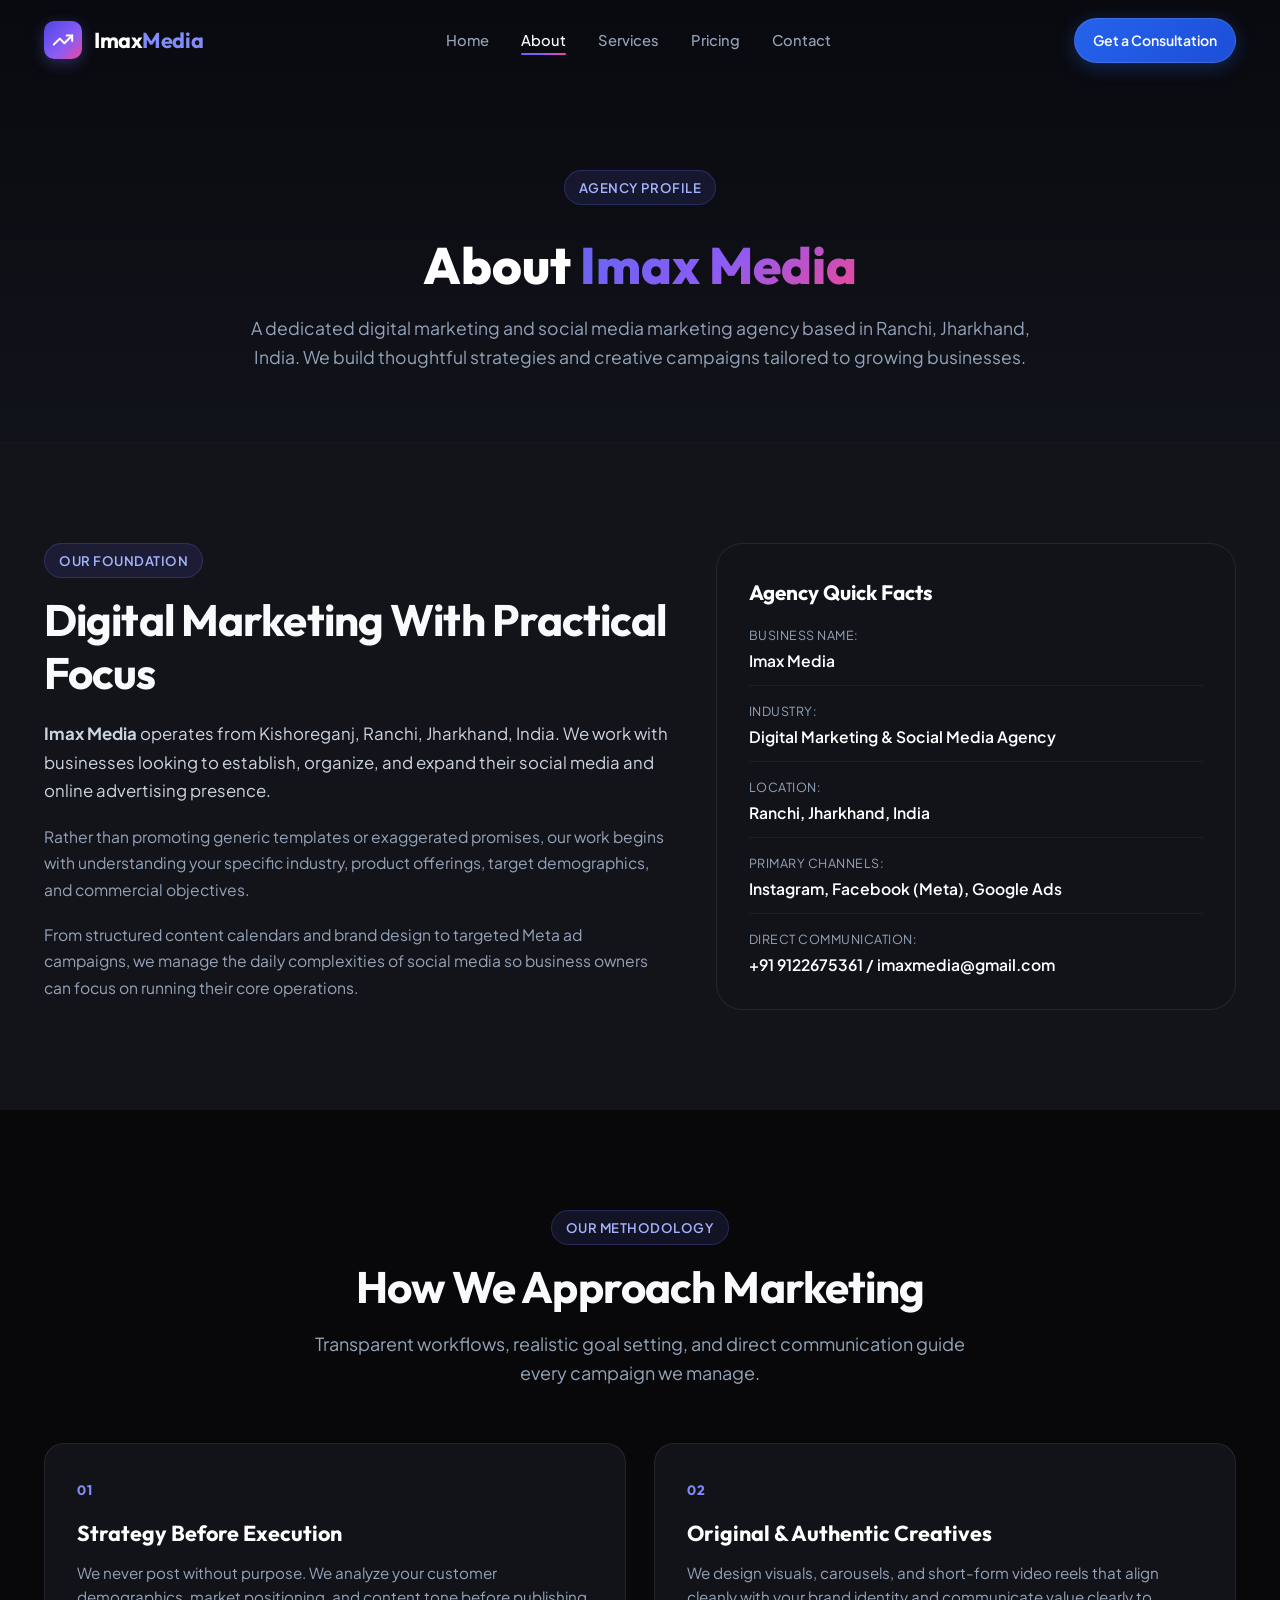
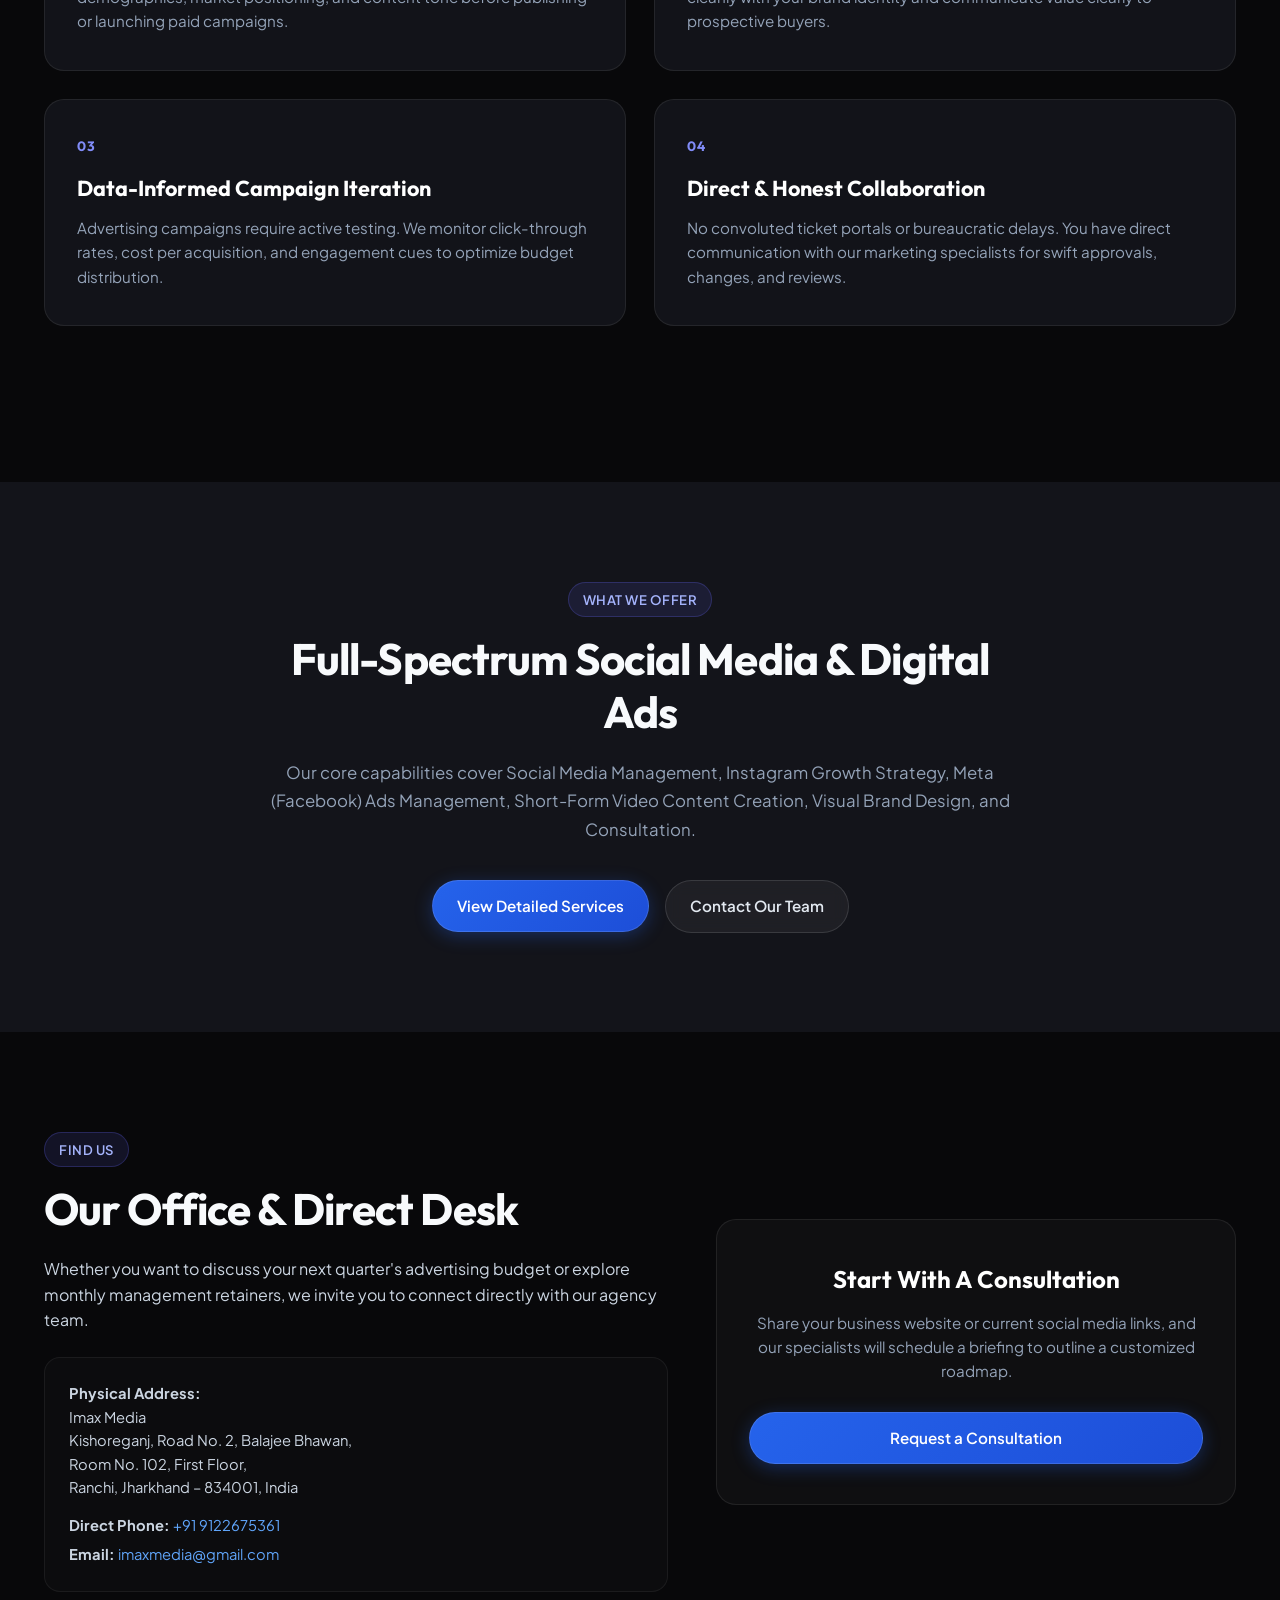
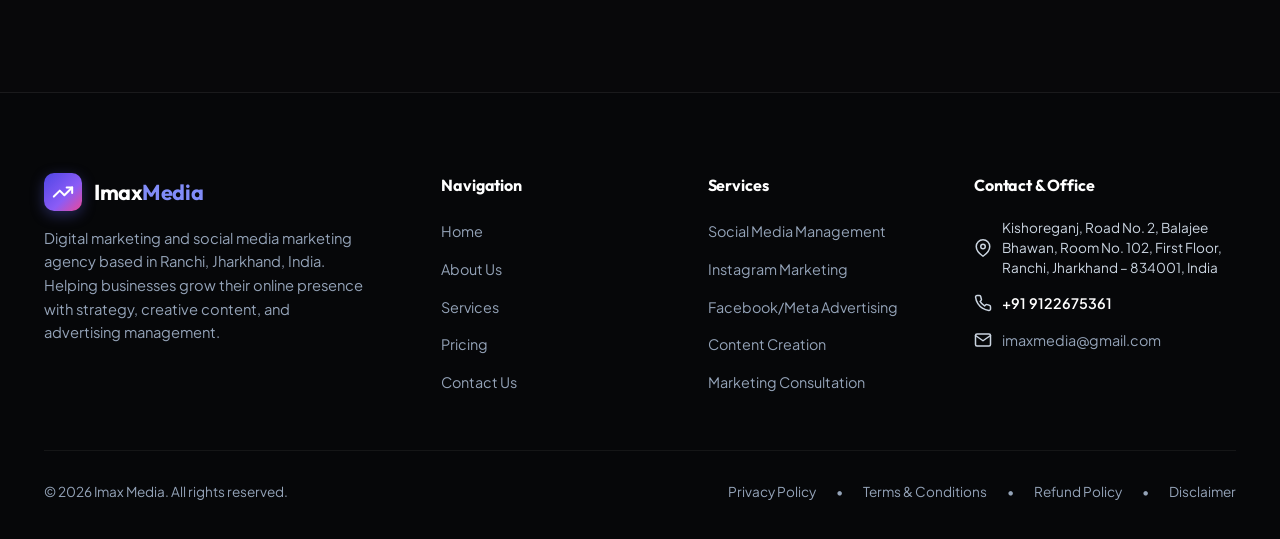
<file: about.html>
<!DOCTYPE html>
<html lang="en">
<head>
  <meta charset="UTF-8">
  <meta name="viewport" content="width=device-width, initial-scale=1.0">
  <title>About Us | Imax Media - Digital Marketing Agency Ranchi</title>
  <meta name="description" content="Learn about Imax Media, a digital marketing and social media marketing agency based in Ranchi, Jharkhand, India. Discover our strategic approach, values, and team communication.">
  <link rel="canonical" href="https://www.imaxmedia.online/about.html">

  <!-- Google tag (gtag.js) -->
  <script async src="https://www.googletagmanager.com/gtag/js?id=AW-18450549273"></script>
  <script>
    window.dataLayer = window.dataLayer || [];
    function gtag(){dataLayer.push(arguments);}
    gtag('js', new Date());

    gtag('config', 'AW-18450549273');
  </script>

  <!-- Google Fonts -->
  <link rel="preconnect" href="https://fonts.googleapis.com">
  <link rel="preconnect" href="https://fonts.gstatic.com" crossorigin>
  <link href="https://fonts.googleapis.com/css2?family=Outfit:wght@400;500;600;700;800&family=Plus+Jakarta+Sans:wght@400;500;600;700&display=swap" rel="stylesheet">

  <link rel="stylesheet" href="css/styles.css">
  <link rel="icon" href="data:image/svg+xml,<svg xmlns='http://www.w3.org/2000/svg' viewBox='0 0 100 100'><rect width='100' height='100' rx='25' fill='%236366f1'/><path d='M30 70 L50 30 L70 70 Z' fill='none' stroke='white' stroke-width='10' stroke-linecap='round' stroke-linejoin='round'/></svg>">
</head>
<body class="theme-dark">

  <!-- Header -->
  <header class="header">
    <div class="container nav-container">
      <a href="index.html" class="brand-logo" aria-label="Imax Media Home">
        <div class="logo-icon-box">
          <svg viewBox="0 0 24 24" fill="none" stroke="currentColor" stroke-width="2.2" stroke-linecap="round" stroke-linejoin="round">
            <polyline points="22 7 13.5 15.5 8.5 10.5 2 17"></polyline>
            <polyline points="16 7 22 7 22 13"></polyline>
          </svg>
        </div>
        <div class="brand-text">Imax<span>Media</span></div>
      </a>

      <nav aria-label="Main Navigation">
        <ul class="nav-menu">
          <li><a href="index.html" class="nav-link">Home</a></li>
          <li><a href="about.html" class="nav-link active">About</a></li>
          <li><a href="services.html" class="nav-link">Services</a></li>
          <li><a href="pricing.html" class="nav-link">Pricing</a></li>
          <li><a href="contact.html" class="nav-link">Contact</a></li>
        </ul>
      </nav>

      <div class="nav-cta-wrap">
        <a href="contact.html" class="btn btn-primary nav-cta-btn">
          Get a Consultation
        </a>
      </div>

      <button class="menu-toggle-btn" id="menuToggleBtn" aria-label="Toggle navigation menu" aria-expanded="false">
        <span></span>
        <span></span>
        <span></span>
      </button>
    </div>
  </header>

  <!-- Mobile Nav Drawer -->
  <div class="mobile-nav-backdrop" id="mobileNavBackdrop"></div>
  <aside class="mobile-nav-drawer" id="mobileNavDrawer">
    <ul class="mobile-nav-links">
      <li><a href="index.html" class="mobile-nav-link">Home</a></li>
      <li><a href="about.html" class="mobile-nav-link">About</a></li>
      <li><a href="services.html" class="mobile-nav-link">Services</a></li>
      <li><a href="pricing.html" class="mobile-nav-link">Pricing</a></li>
      <li><a href="contact.html" class="mobile-nav-link">Contact</a></li>
    </ul>
    <div class="mobile-nav-bottom">
      <a href="contact.html" class="btn btn-primary w-full">Get a Consultation</a>
    </div>
  </aside>

  <main>
    <!-- Page Hero Banner -->
    <section class="page-hero-section">
      <div class="container">
        <div class="page-hero-content">
          <span class="section-badge section-badge-dark">Agency Profile</span>
          <h1 class="page-hero-title">About <span class="text-gradient">Imax Media</span></h1>
          <p class="page-hero-subtitle">
            A dedicated digital marketing and social media marketing agency based in Ranchi, Jharkhand, India. We build thoughtful strategies and creative campaigns tailored to growing businesses.
          </p>
        </div>
      </div>
    </section>

    <!-- Section: Who We Are & What We Do -->
    <section class="section-padding theme-dark-alt">
      <div class="container">
        <div class="content-split-grid">
          <div>
            <span class="section-badge section-badge-dark">Our Foundation</span>
            <h2 class="section-title" style="text-align: left; margin-bottom: 20px;">
              Digital Marketing With Practical Focus
            </h2>
            <p style="color: #cbd5e1; font-size: 1.05rem; line-height: 1.7; margin-bottom: 18px;">
              <strong>Imax Media</strong> operates from Kishoreganj, Ranchi, Jharkhand, India. We work with businesses looking to establish, organize, and expand their social media and online advertising presence.
            </p>
            <p style="color: #94a3b8; font-size: 0.98rem; line-height: 1.7; margin-bottom: 18px;">
              Rather than promoting generic templates or exaggerated promises, our work begins with understanding your specific industry, product offerings, target demographics, and commercial objectives.
            </p>
            <p style="color: #94a3b8; font-size: 0.98rem; line-height: 1.7;">
              From structured content calendars and brand design to targeted Meta ad campaigns, we manage the daily complexities of social media so business owners can focus on running their core operations.
            </p>
          </div>

          <div class="about-highlights-card">
            <h3 style="font-family: var(--font-heading); font-size: 1.3rem; color: #ffffff; margin-bottom: 16px;">Agency Quick Facts</h3>
            <ul class="about-facts-list">
              <li>
                <span class="fact-label">Business Name:</span>
                <span class="fact-value">Imax Media</span>
              </li>
              <li>
                <span class="fact-label">Industry:</span>
                <span class="fact-value">Digital Marketing & Social Media Agency</span>
              </li>
              <li>
                <span class="fact-label">Location:</span>
                <span class="fact-value">Ranchi, Jharkhand, India</span>
              </li>
              <li>
                <span class="fact-label">Primary Channels:</span>
                <span class="fact-value">Instagram, Facebook (Meta), Google Ads</span>
              </li>
              <li>
                <span class="fact-label">Direct Communication:</span>
                <span class="fact-value">+91 9122675361 / imaxmedia@gmail.com</span>
              </li>
            </ul>
          </div>
        </div>
      </div>
    </section>

    <!-- Section: Our Core Principles -->
    <section class="section-padding theme-dark">
      <div class="container">
        <div class="section-header">
          <span class="section-badge section-badge-dark">Our Methodology</span>
          <h2 class="section-title">How We Approach Marketing</h2>
          <p class="section-subtitle">
            Transparent workflows, realistic goal setting, and direct communication guide every campaign we manage.
          </p>
        </div>

        <div class="why-us-grid">
          <div class="feature-block">
            <div class="feature-number">01</div>
            <h3 class="feature-title">Strategy Before Execution</h3>
            <p class="feature-desc">
              We never post without purpose. We analyze your customer demographics, market positioning, and content tone before publishing or launching paid campaigns.
            </p>
          </div>

          <div class="feature-block">
            <div class="feature-number">02</div>
            <h3 class="feature-title">Original & Authentic Creatives</h3>
            <p class="feature-desc">
              We design visuals, carousels, and short-form video reels that align cleanly with your brand identity and communicate value clearly to prospective buyers.
            </p>
          </div>

          <div class="feature-block">
            <div class="feature-number">03</div>
            <h3 class="feature-title">Data-Informed Campaign Iteration</h3>
            <p class="feature-desc">
              Advertising campaigns require active testing. We monitor click-through rates, cost per acquisition, and engagement cues to optimize budget distribution.
            </p>
          </div>

          <div class="feature-block">
            <div class="feature-number">04</div>
            <h3 class="feature-title">Direct & Honest Collaboration</h3>
            <p class="feature-desc">
              No convoluted ticket portals or bureaucratic delays. You have direct communication with our marketing specialists for swift approvals, changes, and reviews.
            </p>
          </div>
        </div>
      </div>
    </section>

    <!-- Section: Services Overview Callout -->
    <section class="section-padding theme-dark-alt">
      <div class="container" style="text-align: center; max-width: 820px;">
        <span class="section-badge section-badge-dark">What We Offer</span>
        <h2 class="section-title" style="margin-bottom: 20px;">Full-Spectrum Social Media & Digital Ads</h2>
        <p style="color: #94a3b8; font-size: 1.05rem; line-height: 1.7; margin-bottom: 36px;">
          Our core capabilities cover Social Media Management, Instagram Growth Strategy, Meta (Facebook) Ads Management, Short-Form Video Content Creation, Visual Brand Design, and Consultation.
        </p>
        <div style="display: flex; justify-content: center; gap: 16px; flex-wrap: wrap;">
          <a href="services.html" class="btn btn-primary">View Detailed Services</a>
          <a href="contact.html" class="btn btn-secondary">Contact Our Team</a>
        </div>
      </div>
    </section>

    <!-- Section: Location & Contact Direct -->
    <section class="section-padding theme-dark">
      <div class="container">
        <div class="content-split-grid" style="align-items: center;">
          <div>
            <span class="section-badge section-badge-dark">Find Us</span>
            <h2 class="section-title" style="text-align: left; margin-bottom: 20px;">Our Office & Direct Desk</h2>
            <p style="color: #cbd5e1; font-size: 1rem; line-height: 1.6; margin-bottom: 24px;">
              Whether you want to discuss your next quarter's advertising budget or explore monthly management retainers, we invite you to connect directly with our agency team.
            </p>
            <div class="about-contact-details">
              <p><strong>Physical Address:</strong><br>
              Imax Media<br>
              Kishoreganj, Road No. 2, Balajee Bhawan,<br>
              Room No. 102, First Floor,<br>
              Ranchi, Jharkhand – 834001, India</p>
              <p style="margin-top: 14px;"><strong>Direct Phone:</strong> <a href="tel:+919122675361" style="color: #60a5fa;">+91 9122675361</a></p>
              <p style="margin-top: 6px;"><strong>Email:</strong> <a href="mailto:imaxmedia@gmail.com" style="color: #60a5fa;">imaxmedia@gmail.com</a></p>
            </div>
          </div>
          <div style="text-align: center; background: rgba(255, 255, 255, 0.03); border: 1px solid rgba(255, 255, 255, 0.08); padding: 40px 32px; border-radius: var(--radius-lg);">
            <h3 style="font-family: var(--font-heading); font-size: 1.5rem; color: #ffffff; margin-bottom: 12px;">Start With A Consultation</h3>
            <p style="color: #94a3b8; font-size: 0.95rem; line-height: 1.6; margin-bottom: 28px;">
              Share your business website or current social media links, and our specialists will schedule a briefing to outline a customized roadmap.
            </p>
            <a href="contact.html" class="btn btn-primary w-full" style="justify-content: center;">Request a Consultation</a>
          </div>
        </div>
      </div>
    </section>
  </main>

  <!-- Footer -->
  <footer class="footer">
    <div class="container">
      <div class="footer-top-grid">
        <div class="footer-brand-col">
          <a href="index.html" class="brand-logo" aria-label="Imax Media Home">
            <div class="logo-icon-box">
              <svg viewBox="0 0 24 24" fill="none" stroke="currentColor" stroke-width="2.2" stroke-linecap="round" stroke-linejoin="round">
                <polyline points="22 7 13.5 15.5 8.5 10.5 2 17"></polyline>
                <polyline points="16 7 22 7 22 13"></polyline>
              </svg>
            </div>
            <div class="brand-text">Imax<span>Media</span></div>
          </a>
          <p>
            Digital marketing and social media marketing agency based in Ranchi, Jharkhand, India. Helping businesses grow their online presence with strategy, creative content, and advertising management.
          </p>
        </div>

        <div>
          <h4 class="footer-col-title">Navigation</h4>
          <ul class="footer-links-list">
            <li class="footer-link-item"><a href="index.html">Home</a></li>
            <li class="footer-link-item"><a href="about.html">About Us</a></li>
            <li class="footer-link-item"><a href="services.html">Services</a></li>
            <li class="footer-link-item"><a href="pricing.html">Pricing</a></li>
            <li class="footer-link-item"><a href="contact.html">Contact Us</a></li>
          </ul>
        </div>

        <div>
          <h4 class="footer-col-title">Services</h4>
          <ul class="footer-links-list">
            <li class="footer-link-item"><a href="services.html#smm">Social Media Management</a></li>
            <li class="footer-link-item"><a href="services.html#instagram">Instagram Marketing</a></li>
            <li class="footer-link-item"><a href="services.html#meta-ads">Facebook/Meta Advertising</a></li>
            <li class="footer-link-item"><a href="services.html#content">Content Creation</a></li>
            <li class="footer-link-item"><a href="services.html#consulting">Marketing Consultation</a></li>
          </ul>
        </div>

        <div>
          <h4 class="footer-col-title">Contact & Office</h4>
          <div class="footer-contact-item">
            <svg viewBox="0 0 24 24" fill="none" stroke="currentColor" stroke-width="2" stroke-linecap="round" stroke-linejoin="round" style="color: var(--primary-accent); flex-shrink: 0;">
              <path d="M21 10c0 7-9 13-9 13s-9-6-9-13a9 9 0 0 1 18 0z"></path>
              <circle cx="12" cy="10" r="3"></circle>
            </svg>
            <div style="font-size: 0.85rem; color: #cbd5e1; line-height: 1.45;">
              Kishoreganj, Road No. 2, Balajee Bhawan, Room No. 102, First Floor, Ranchi, Jharkhand – 834001, India
            </div>
          </div>
          <div class="footer-contact-item" style="margin-top: 10px;">
            <svg viewBox="0 0 24 24" fill="none" stroke="currentColor" stroke-width="2" stroke-linecap="round" stroke-linejoin="round" style="color: var(--primary-accent); flex-shrink: 0;">
              <path d="M22 16.92v3a2 2 0 0 1-2.18 2 19.79 19.79 0 0 1-8.63-3.07 19.5 19.5 0 0 1-6-6 19.79 19.79 0 0 1-3.07-8.67A2 2 0 0 1 4.11 2h3a2 2 0 0 1 2 1.72 12.84 12.84 0 0 0 .7 2.81 2 2 0 0 1-.45 2.11L8.09 9.91a16 16 0 0 0 6 6l1.27-1.27a2 2 0 0 1 2.11-.45 12.84 12.84 0 0 0 2.81.7A2 2 0 0 1 22 16.92z"></path>
            </svg>
            <div>
              <a href="tel:+919122675361" style="color: #ffffff; font-weight: 600; text-decoration: none;">+91 9122675361</a>
            </div>
          </div>
          <div class="footer-contact-item" style="margin-top: 10px;">
            <svg viewBox="0 0 24 24" fill="none" stroke="currentColor" stroke-width="2" stroke-linecap="round" stroke-linejoin="round" style="color: var(--primary-accent); flex-shrink: 0;">
              <path d="M4 4h16c1.1 0 2 .9 2 2v12c0 1.1-.9 2-2 2H4c-1.1 0-2-.9-2-2V6c0-1.1.9-2 2-2z"></path>
              <polyline points="22,6 12,13 2,6"></polyline>
            </svg>
            <div>
              <a href="mailto:imaxmedia@gmail.com" style="color: #94a3b8; text-decoration: none;">imaxmedia@gmail.com</a>
            </div>
          </div>
        </div>
      </div>

      <div class="footer-bottom-bar">
        <div>© 2026 Imax Media. All rights reserved.</div>
        <div class="footer-legal-links">
          <a href="privacy-policy.html" class="legal-btn">Privacy Policy</a>
          <span>•</span>
          <a href="terms-and-conditions.html" class="legal-btn">Terms & Conditions</a>
          <span>•</span>
          <a href="refund-and-cancellation-policy.html" class="legal-btn">Refund Policy</a>
          <span>•</span>
          <a href="disclaimer.html" class="legal-btn">Disclaimer</a>
        </div>
      </div>
    </div>
  </footer>

  <script src="js/main.js"></script>
</body>
</html>
</file>
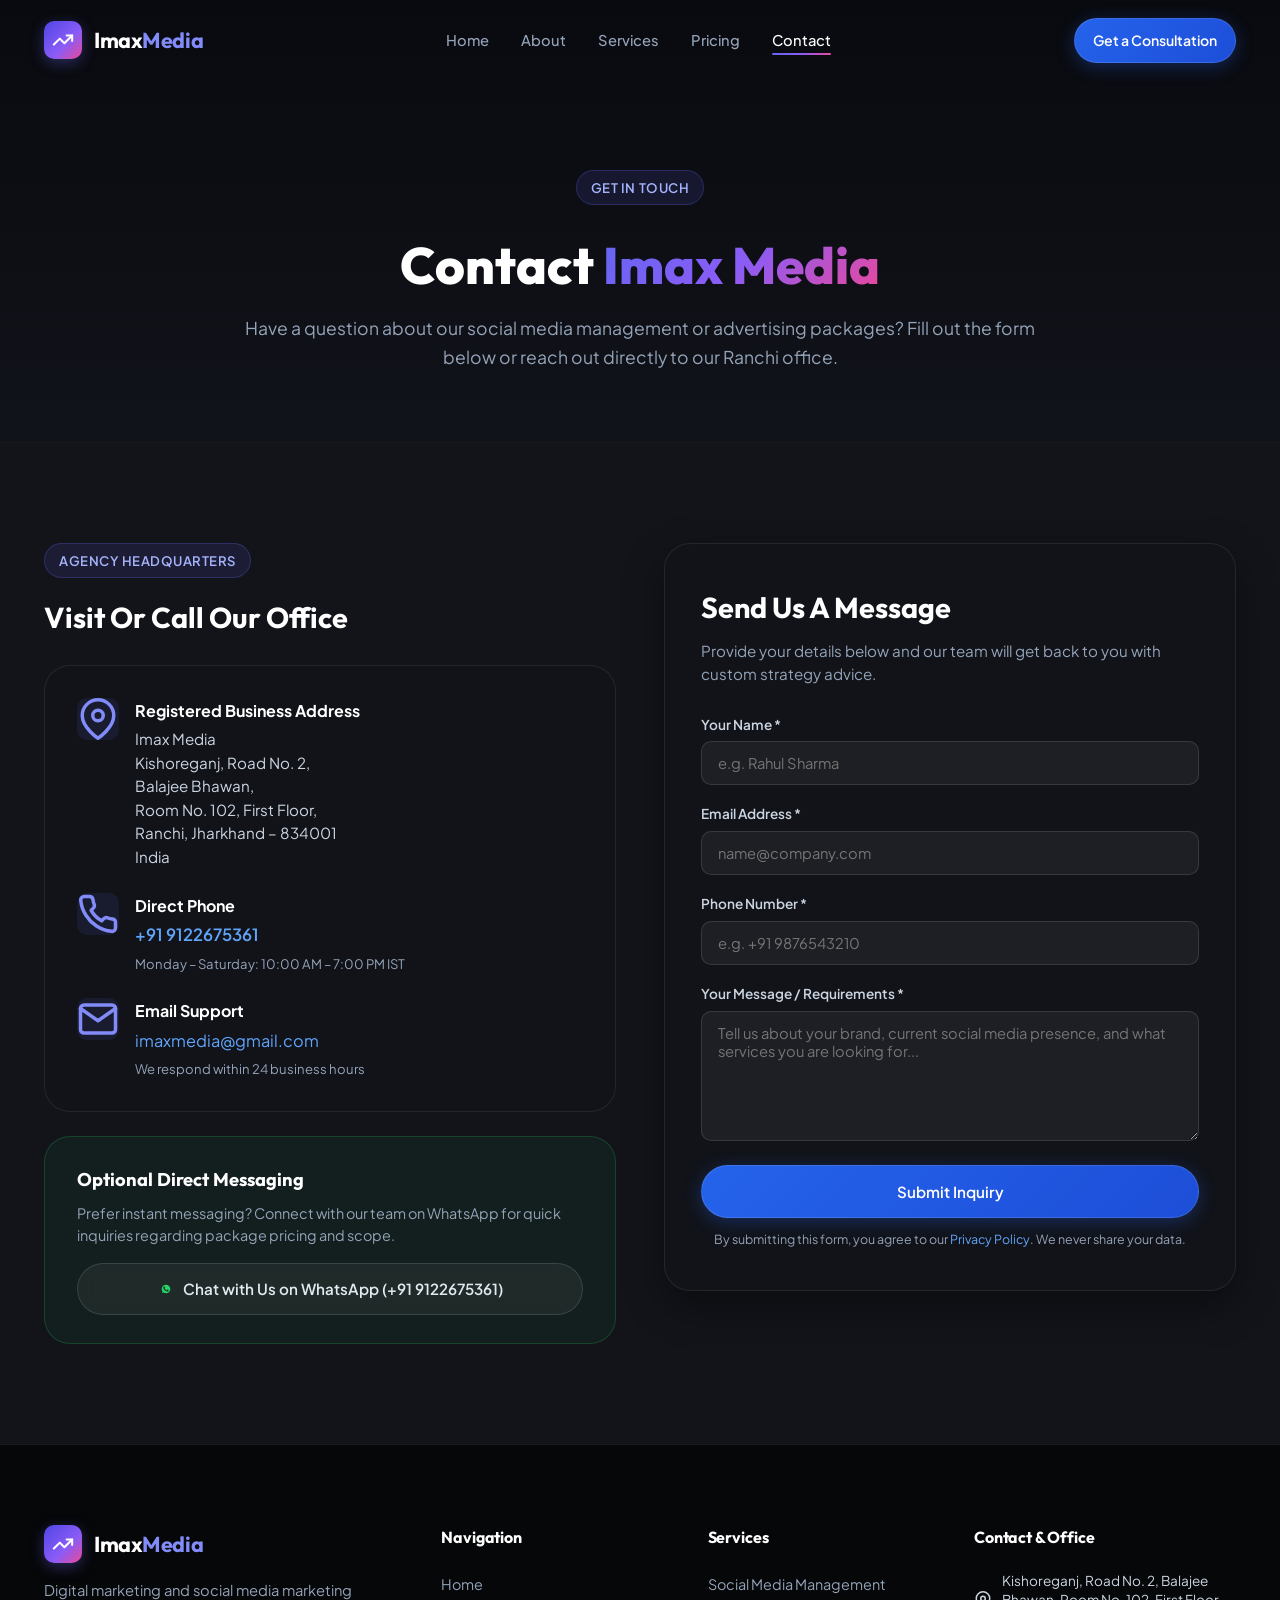
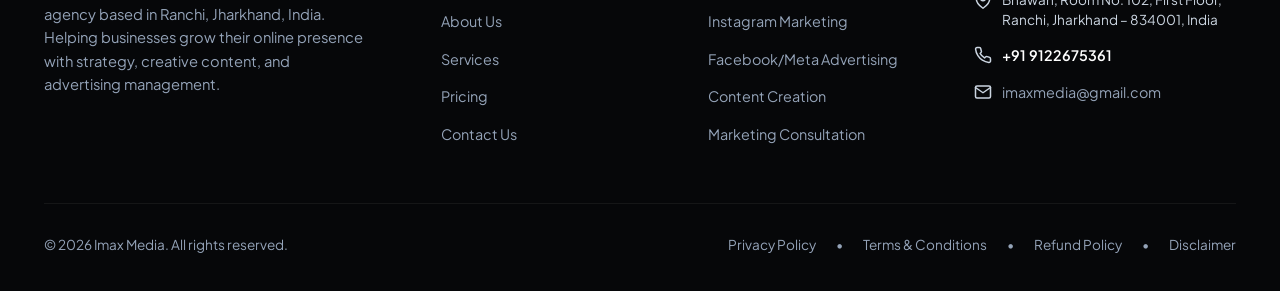
<file: contact.html>
<!DOCTYPE html>
<html lang="en">
<head>
  <meta charset="UTF-8">
  <meta name="viewport" content="width=device-width, initial-scale=1.0">
  <title>Contact Us | Imax Media - Digital Marketing Agency Ranchi</title>
  <meta name="description" content="Get in touch with Imax Media in Ranchi, Jharkhand. Reach out for social media marketing, Meta advertising, content creation, and strategy consultations.">
  <link rel="canonical" href="https://www.imaxmedia.online/contact.html">

  <!-- Google tag (gtag.js) -->
  <script async src="https://www.googletagmanager.com/gtag/js?id=AW-18450549273"></script>
  <script>
    window.dataLayer = window.dataLayer || [];
    function gtag(){dataLayer.push(arguments);}
    gtag('js', new Date());

    gtag('config', 'AW-18450549273');
  </script>

  <!-- Google Fonts -->
  <link rel="preconnect" href="https://fonts.googleapis.com">
  <link rel="preconnect" href="https://fonts.gstatic.com" crossorigin>
  <link href="https://fonts.googleapis.com/css2?family=Outfit:wght@400;500;600;700;800&family=Plus+Jakarta+Sans:wght@400;500;600;700&display=swap" rel="stylesheet">

  <link rel="stylesheet" href="css/styles.css">
  <link rel="icon" href="data:image/svg+xml,<svg xmlns='http://www.w3.org/2000/svg' viewBox='0 0 100 100'><rect width='100' height='100' rx='25' fill='%236366f1'/><path d='M30 70 L50 30 L70 70 Z' fill='none' stroke='white' stroke-width='10' stroke-linecap='round' stroke-linejoin='round'/></svg>">
</head>
<body class="theme-dark">

  <!-- Header -->
  <header class="header">
    <div class="container nav-container">
      <a href="index.html" class="brand-logo" aria-label="Imax Media Home">
        <div class="logo-icon-box">
          <svg viewBox="0 0 24 24" fill="none" stroke="currentColor" stroke-width="2.2" stroke-linecap="round" stroke-linejoin="round">
            <polyline points="22 7 13.5 15.5 8.5 10.5 2 17"></polyline>
            <polyline points="16 7 22 7 22 13"></polyline>
          </svg>
        </div>
        <div class="brand-text">Imax<span>Media</span></div>
      </a>

      <nav aria-label="Main Navigation">
        <ul class="nav-menu">
          <li><a href="index.html" class="nav-link">Home</a></li>
          <li><a href="about.html" class="nav-link">About</a></li>
          <li><a href="services.html" class="nav-link">Services</a></li>
          <li><a href="pricing.html" class="nav-link">Pricing</a></li>
          <li><a href="contact.html" class="nav-link active">Contact</a></li>
        </ul>
      </nav>

      <div class="nav-cta-wrap">
        <a href="contact.html" class="btn btn-primary nav-cta-btn">
          Get a Consultation
        </a>
      </div>

      <button class="menu-toggle-btn" id="menuToggleBtn" aria-label="Toggle navigation menu" aria-expanded="false">
        <span></span>
        <span></span>
        <span></span>
      </button>
    </div>
  </header>

  <!-- Mobile Nav Drawer -->
  <div class="mobile-nav-backdrop" id="mobileNavBackdrop"></div>
  <aside class="mobile-nav-drawer" id="mobileNavDrawer">
    <ul class="mobile-nav-links">
      <li><a href="index.html" class="mobile-nav-link">Home</a></li>
      <li><a href="about.html" class="mobile-nav-link">About</a></li>
      <li><a href="services.html" class="mobile-nav-link">Services</a></li>
      <li><a href="pricing.html" class="mobile-nav-link">Pricing</a></li>
      <li><a href="contact.html" class="mobile-nav-link">Contact</a></li>
    </ul>
    <div class="mobile-nav-bottom">
      <a href="contact.html" class="btn btn-primary w-full">Get a Consultation</a>
    </div>
  </aside>

  <main>
    <!-- Page Hero Banner -->
    <section class="page-hero-section">
      <div class="container">
        <div class="page-hero-content">
          <span class="section-badge section-badge-dark">Get In Touch</span>
          <h1 class="page-hero-title">Contact <span class="text-gradient">Imax Media</span></h1>
          <p class="page-hero-subtitle">
            Have a question about our social media management or advertising packages? Fill out the form below or reach out directly to our Ranchi office.
          </p>
        </div>
      </div>
    </section>

    <!-- Contact Grid: Details + Working Form -->
    <section class="section-padding theme-dark-alt">
      <div class="container">
        <div class="contact-page-grid">
          
          <!-- Column 1: Business Details & Map/Direct Info -->
          <div class="contact-info-panel">
            <span class="section-badge section-badge-dark">Agency Headquarters</span>
            <h2 style="font-family: var(--font-heading); font-size: 1.8rem; color: #ffffff; margin-bottom: 24px;">
              Visit Or Call Our Office
            </h2>

            <div class="contact-card-block">
              <div class="contact-detail-row">
                <div class="contact-icon-box">
                  <svg viewBox="0 0 24 24" fill="none" stroke="currentColor" stroke-width="2" stroke-linecap="round" stroke-linejoin="round">
                    <path d="M21 10c0 7-9 13-9 13s-9-6-9-13a9 9 0 0 1 18 0z"></path>
                    <circle cx="12" cy="10" r="3"></circle>
                  </svg>
                </div>
                <div>
                  <strong style="color: #ffffff; font-size: 1rem; display: block; margin-bottom: 4px;">Registered Business Address</strong>
                  <p style="color: #cbd5e1; font-size: 0.95rem; line-height: 1.55; margin: 0;">
                    Imax Media<br>
                    Kishoreganj, Road No. 2,<br>
                    Balajee Bhawan,<br>
                    Room No. 102, First Floor,<br>
                    Ranchi, Jharkhand – 834001<br>
                    India
                  </p>
                </div>
              </div>

              <div class="contact-detail-row" style="margin-top: 24px;">
                <div class="contact-icon-box">
                  <svg viewBox="0 0 24 24" fill="none" stroke="currentColor" stroke-width="2" stroke-linecap="round" stroke-linejoin="round">
                    <path d="M22 16.92v3a2 2 0 0 1-2.18 2 19.79 19.79 0 0 1-8.63-3.07 19.5 19.5 0 0 1-6-6 19.79 19.79 0 0 1-3.07-8.67A2 2 0 0 1 4.11 2h3a2 2 0 0 1 2 1.72 12.84 12.84 0 0 0 .7 2.81 2 2 0 0 1-.45 2.11L8.09 9.91a16 16 0 0 0 6 6l1.27-1.27a2 2 0 0 1 2.11-.45 12.84 12.84 0 0 0 2.81.7A2 2 0 0 1 22 16.92z"></path>
                  </svg>
                </div>
                <div>
                  <strong style="color: #ffffff; font-size: 1rem; display: block; margin-bottom: 4px;">Direct Phone</strong>
                  <a href="tel:+919122675361" style="color: #60a5fa; font-size: 1.05rem; font-weight: 600; text-decoration: none;">+91 9122675361</a>
                  <p style="color: #94a3b8; font-size: 0.82rem; margin: 4px 0 0 0;">Monday – Saturday: 10:00 AM – 7:00 PM IST</p>
                </div>
              </div>

              <div class="contact-detail-row" style="margin-top: 24px;">
                <div class="contact-icon-box">
                  <svg viewBox="0 0 24 24" fill="none" stroke="currentColor" stroke-width="2" stroke-linecap="round" stroke-linejoin="round">
                    <path d="M4 4h16c1.1 0 2 .9 2 2v12c0 1.1-.9 2-2 2H4c-1.1 0-2-.9-2-2V6c0-1.1.9-2 2-2z"></path>
                    <polyline points="22,6 12,13 2,6"></polyline>
                  </svg>
                </div>
                <div>
                  <strong style="color: #ffffff; font-size: 1rem; display: block; margin-bottom: 4px;">Email Support</strong>
                  <a href="mailto:imaxmedia@gmail.com" style="color: #60a5fa; font-size: 1.02rem; text-decoration: none;">imaxmedia@gmail.com</a>
                  <p style="color: #94a3b8; font-size: 0.82rem; margin: 4px 0 0 0;">We respond within 24 business hours</p>
                </div>
              </div>
            </div>

            <!-- Optional WhatsApp Section Clearly Labeled -->
            <div class="whatsapp-official-card">
              <h3 style="font-family: var(--font-heading); font-size: 1.15rem; color: #ffffff; margin-bottom: 8px;">
                Optional Direct Messaging
              </h3>
              <p style="color: #94a3b8; font-size: 0.9rem; line-height: 1.55; margin-bottom: 16px;">
                Prefer instant messaging? Connect with our team on WhatsApp for quick inquiries regarding package pricing and scope.
              </p>
              <a href="https://wa.me/919122675361?text=Hi%2C%20I%20want%20to%20inquire%20about%20Imax%20Media%20services" target="_blank" rel="noopener noreferrer" class="btn btn-secondary w-full" style="justify-content: center; gap: 8px;">
                <svg viewBox="0 0 24 24" width="20" height="20" fill="currentColor" style="color: #25d366;">
                  <path d="M12.031 6.172c-3.181 0-5.767 2.586-5.768 5.766-.001 1.298.38 2.27 1.019 3.287l-.582 2.128 2.182-.573c.978.58 1.911.928 3.145.929 3.178 0 5.767-2.587 5.768-5.766.001-3.187-2.575-5.77-5.764-5.771zm3.392 8.244c-.144.405-.837.774-1.17.824-.299.045-.677.063-1.092-.069-.252-.08-.575-.187-.988-.365-1.739-.751-2.874-2.502-2.961-2.617-.087-.116-.708-.94-.708-1.793s.448-1.273.607-1.446c.159-.173.346-.217.462-.217l.332.006c.106.005.249-.04.39.298.144.347.491 1.2.534 1.287.043.087.072.188.014.304-.058.116-.087.188-.173.289l-.26.304c-.087.086-.177.18-.076.354.101.174.449.741.964 1.201.662.591 1.221.774 1.394.86s.274.072.376-.043c.101-.116.433-.506.549-.68.116-.173.231-.145.39-.087s1.011.477 1.184.564.289.13.332.202c.043.073.043.419-.101.824z"/>
                </svg>
                Chat with Us on WhatsApp (+91 9122675361)
              </a>
            </div>
          </div>

          <!-- Column 2: Working Contact Form -->
          <div class="contact-form-panel">
            <div class="contact-form-header">
              <h2 style="font-family: var(--font-heading); font-size: 1.8rem; color: #ffffff; margin-bottom: 8px;">
                Send Us A Message
              </h2>
              <p style="color: #94a3b8; font-size: 0.95rem; line-height: 1.55;">
                Provide your details below and our team will get back to you with custom strategy advice.
              </p>
            </div>

            <form id="directContactForm" class="direct-contact-form" novalidate>
              <div id="formStatusNotice" class="form-status-notice" style="display: none;"></div>

              <div class="form-group">
                <label class="form-label" for="contactFullName">Your Name *</label>
                <input type="text" id="contactFullName" class="form-input" placeholder="e.g. Rahul Sharma" required>
                <div class="form-error-msg" id="nameError">Please enter your name.</div>
              </div>

              <div class="form-group">
                <label class="form-label" for="contactEmail">Email Address *</label>
                <input type="email" id="contactEmail" class="form-input" placeholder="name@company.com" required>
                <div class="form-error-msg" id="emailError">Please enter a valid email address.</div>
              </div>

              <div class="form-group">
                <label class="form-label" for="contactPhone">Phone Number *</label>
                <input type="tel" id="contactPhone" class="form-input" placeholder="e.g. +91 9876543210" required>
                <div class="form-error-msg" id="phoneError">Please enter a valid phone number.</div>
              </div>

              <div class="form-group">
                <label class="form-label" for="contactMessage">Your Message / Requirements *</label>
                <textarea id="contactMessage" class="form-textarea" placeholder="Tell us about your brand, current social media presence, and what services you are looking for..." style="min-height: 130px;" required></textarea>
                <div class="form-error-msg" id="messageError">Please enter your message.</div>
              </div>

              <button type="submit" class="btn btn-primary w-full" id="contactSubmitBtn" style="justify-content: center; padding: 16px;">
                Submit Inquiry
              </button>
              <p style="font-size: 0.78rem; color: #94a3b8; margin-top: 12px; text-align: center;">
                By submitting this form, you agree to our <a href="privacy-policy.html" style="color: #60a5fa;">Privacy Policy</a>. We never share your data.
              </p>
            </form>
          </div>

        </div>
      </div>
    </section>
  </main>

  <!-- Footer -->
  <footer class="footer">
    <div class="container">
      <div class="footer-top-grid">
        <div class="footer-brand-col">
          <a href="index.html" class="brand-logo" aria-label="Imax Media Home">
            <div class="logo-icon-box">
              <svg viewBox="0 0 24 24" fill="none" stroke="currentColor" stroke-width="2.2" stroke-linecap="round" stroke-linejoin="round">
                <polyline points="22 7 13.5 15.5 8.5 10.5 2 17"></polyline>
                <polyline points="16 7 22 7 22 13"></polyline>
              </svg>
            </div>
            <div class="brand-text">Imax<span>Media</span></div>
          </a>
          <p>
            Digital marketing and social media marketing agency based in Ranchi, Jharkhand, India. Helping businesses grow their online presence with strategy, creative content, and advertising management.
          </p>
        </div>

        <div>
          <h4 class="footer-col-title">Navigation</h4>
          <ul class="footer-links-list">
            <li class="footer-link-item"><a href="index.html">Home</a></li>
            <li class="footer-link-item"><a href="about.html">About Us</a></li>
            <li class="footer-link-item"><a href="services.html">Services</a></li>
            <li class="footer-link-item"><a href="pricing.html">Pricing</a></li>
            <li class="footer-link-item"><a href="contact.html">Contact Us</a></li>
          </ul>
        </div>

        <div>
          <h4 class="footer-col-title">Services</h4>
          <ul class="footer-links-list">
            <li class="footer-link-item"><a href="services.html#smm">Social Media Management</a></li>
            <li class="footer-link-item"><a href="services.html#instagram">Instagram Marketing</a></li>
            <li class="footer-link-item"><a href="services.html#meta-ads">Facebook/Meta Advertising</a></li>
            <li class="footer-link-item"><a href="services.html#content">Content Creation</a></li>
            <li class="footer-link-item"><a href="services.html#consulting">Marketing Consultation</a></li>
          </ul>
        </div>

        <div>
          <h4 class="footer-col-title">Contact & Office</h4>
          <div class="footer-contact-item">
            <svg viewBox="0 0 24 24" fill="none" stroke="currentColor" stroke-width="2" stroke-linecap="round" stroke-linejoin="round" style="color: var(--primary-accent); flex-shrink: 0;">
              <path d="M21 10c0 7-9 13-9 13s-9-6-9-13a9 9 0 0 1 18 0z"></path>
              <circle cx="12" cy="10" r="3"></circle>
            </svg>
            <div style="font-size: 0.85rem; color: #cbd5e1; line-height: 1.45;">
              Kishoreganj, Road No. 2, Balajee Bhawan, Room No. 102, First Floor, Ranchi, Jharkhand – 834001, India
            </div>
          </div>
          <div class="footer-contact-item" style="margin-top: 10px;">
            <svg viewBox="0 0 24 24" fill="none" stroke="currentColor" stroke-width="2" stroke-linecap="round" stroke-linejoin="round" style="color: var(--primary-accent); flex-shrink: 0;">
              <path d="M22 16.92v3a2 2 0 0 1-2.18 2 19.79 19.79 0 0 1-8.63-3.07 19.5 19.5 0 0 1-6-6 19.79 19.79 0 0 1-3.07-8.67A2 2 0 0 1 4.11 2h3a2 2 0 0 1 2 1.72 12.84 12.84 0 0 0 .7 2.81 2 2 0 0 1-.45 2.11L8.09 9.91a16 16 0 0 0 6 6l1.27-1.27a2 2 0 0 1 2.11-.45 12.84 12.84 0 0 0 2.81.7A2 2 0 0 1 22 16.92z"></path>
            </svg>
            <div>
              <a href="tel:+919122675361" style="color: #ffffff; font-weight: 600; text-decoration: none;">+91 9122675361</a>
            </div>
          </div>
          <div class="footer-contact-item" style="margin-top: 10px;">
            <svg viewBox="0 0 24 24" fill="none" stroke="currentColor" stroke-width="2" stroke-linecap="round" stroke-linejoin="round" style="color: var(--primary-accent); flex-shrink: 0;">
              <path d="M4 4h16c1.1 0 2 .9 2 2v12c0 1.1-.9 2-2 2H4c-1.1 0-2-.9-2-2V6c0-1.1.9-2 2-2z"></path>
              <polyline points="22,6 12,13 2,6"></polyline>
            </svg>
            <div>
              <a href="mailto:imaxmedia@gmail.com" style="color: #94a3b8; text-decoration: none;">imaxmedia@gmail.com</a>
            </div>
          </div>
        </div>
      </div>

      <div class="footer-bottom-bar">
        <div>© 2026 Imax Media. All rights reserved.</div>
        <div class="footer-legal-links">
          <a href="privacy-policy.html" class="legal-btn">Privacy Policy</a>
          <span>•</span>
          <a href="terms-and-conditions.html" class="legal-btn">Terms & Conditions</a>
          <span>•</span>
          <a href="refund-and-cancellation-policy.html" class="legal-btn">Refund Policy</a>
          <span>•</span>
          <a href="disclaimer.html" class="legal-btn">Disclaimer</a>
        </div>
      </div>
    </div>
  </footer>

  <script src="js/main.js"></script>
</body>
</html>
</file>
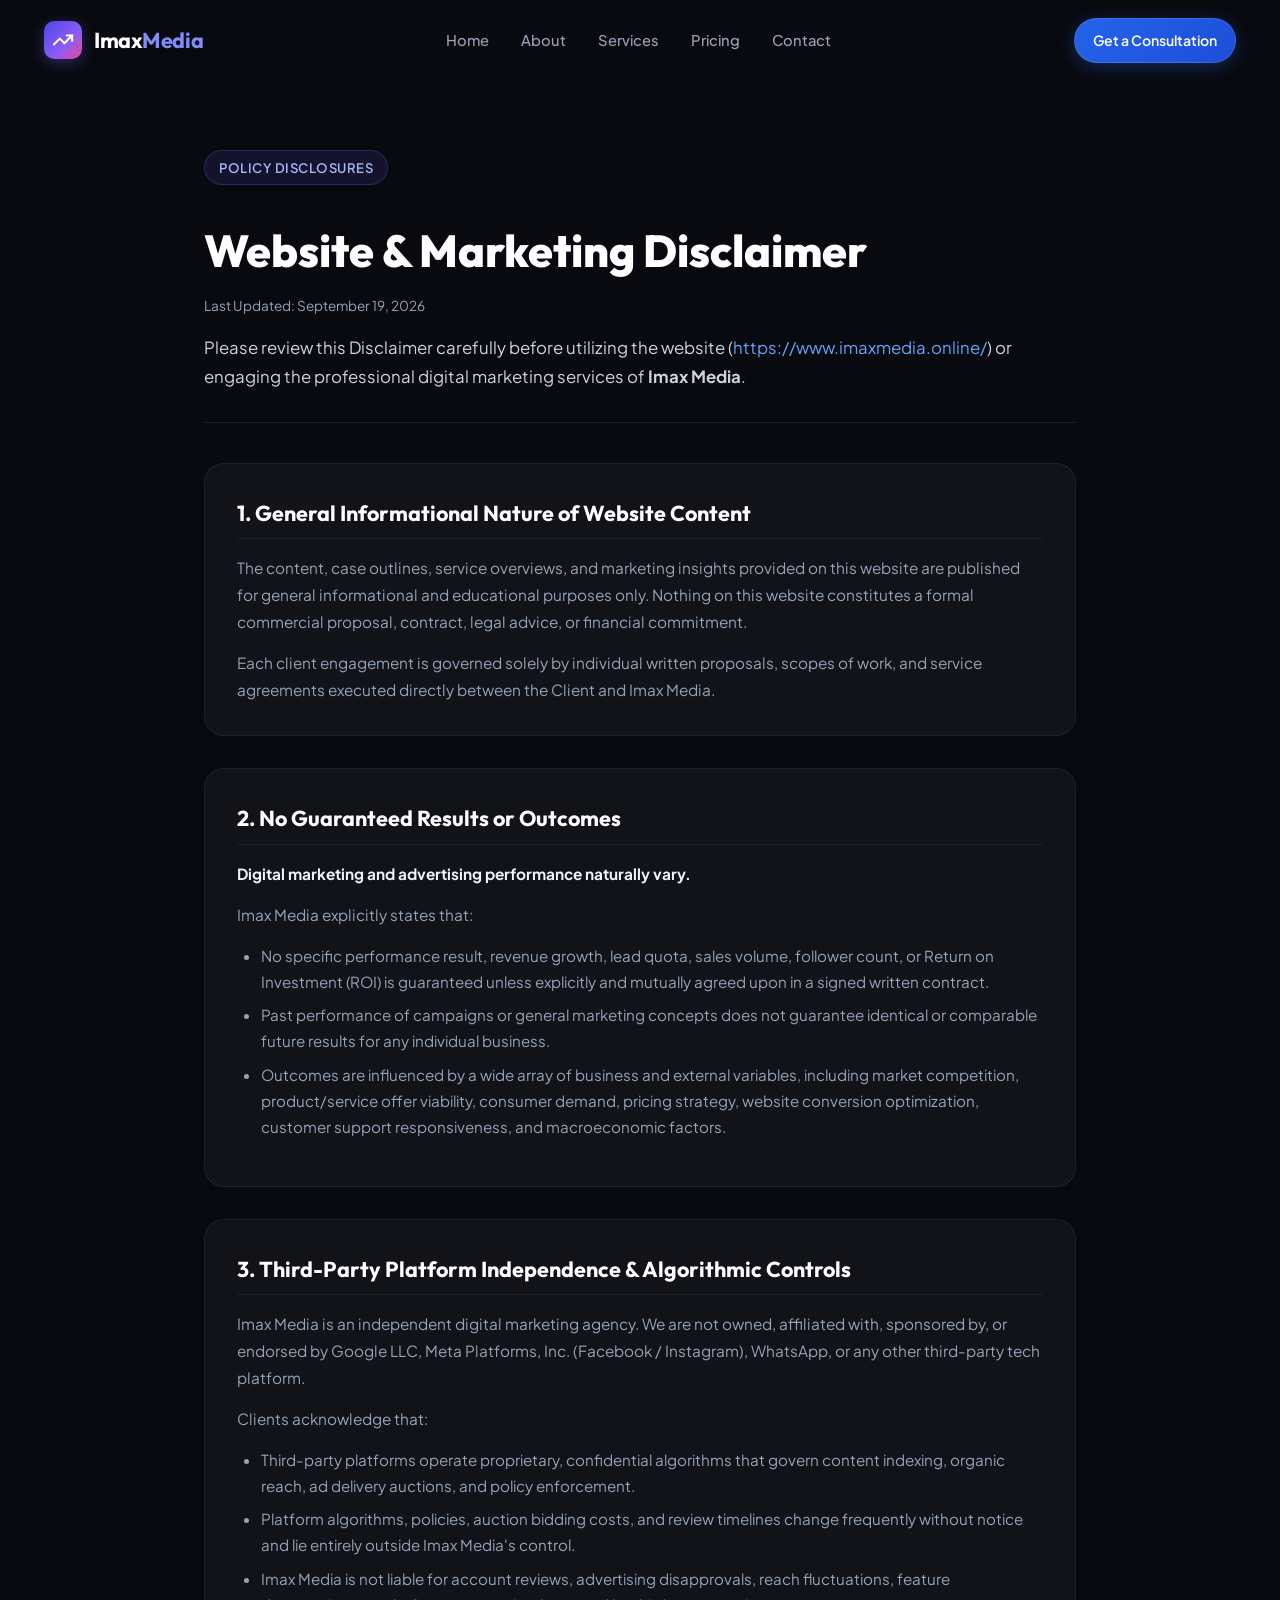
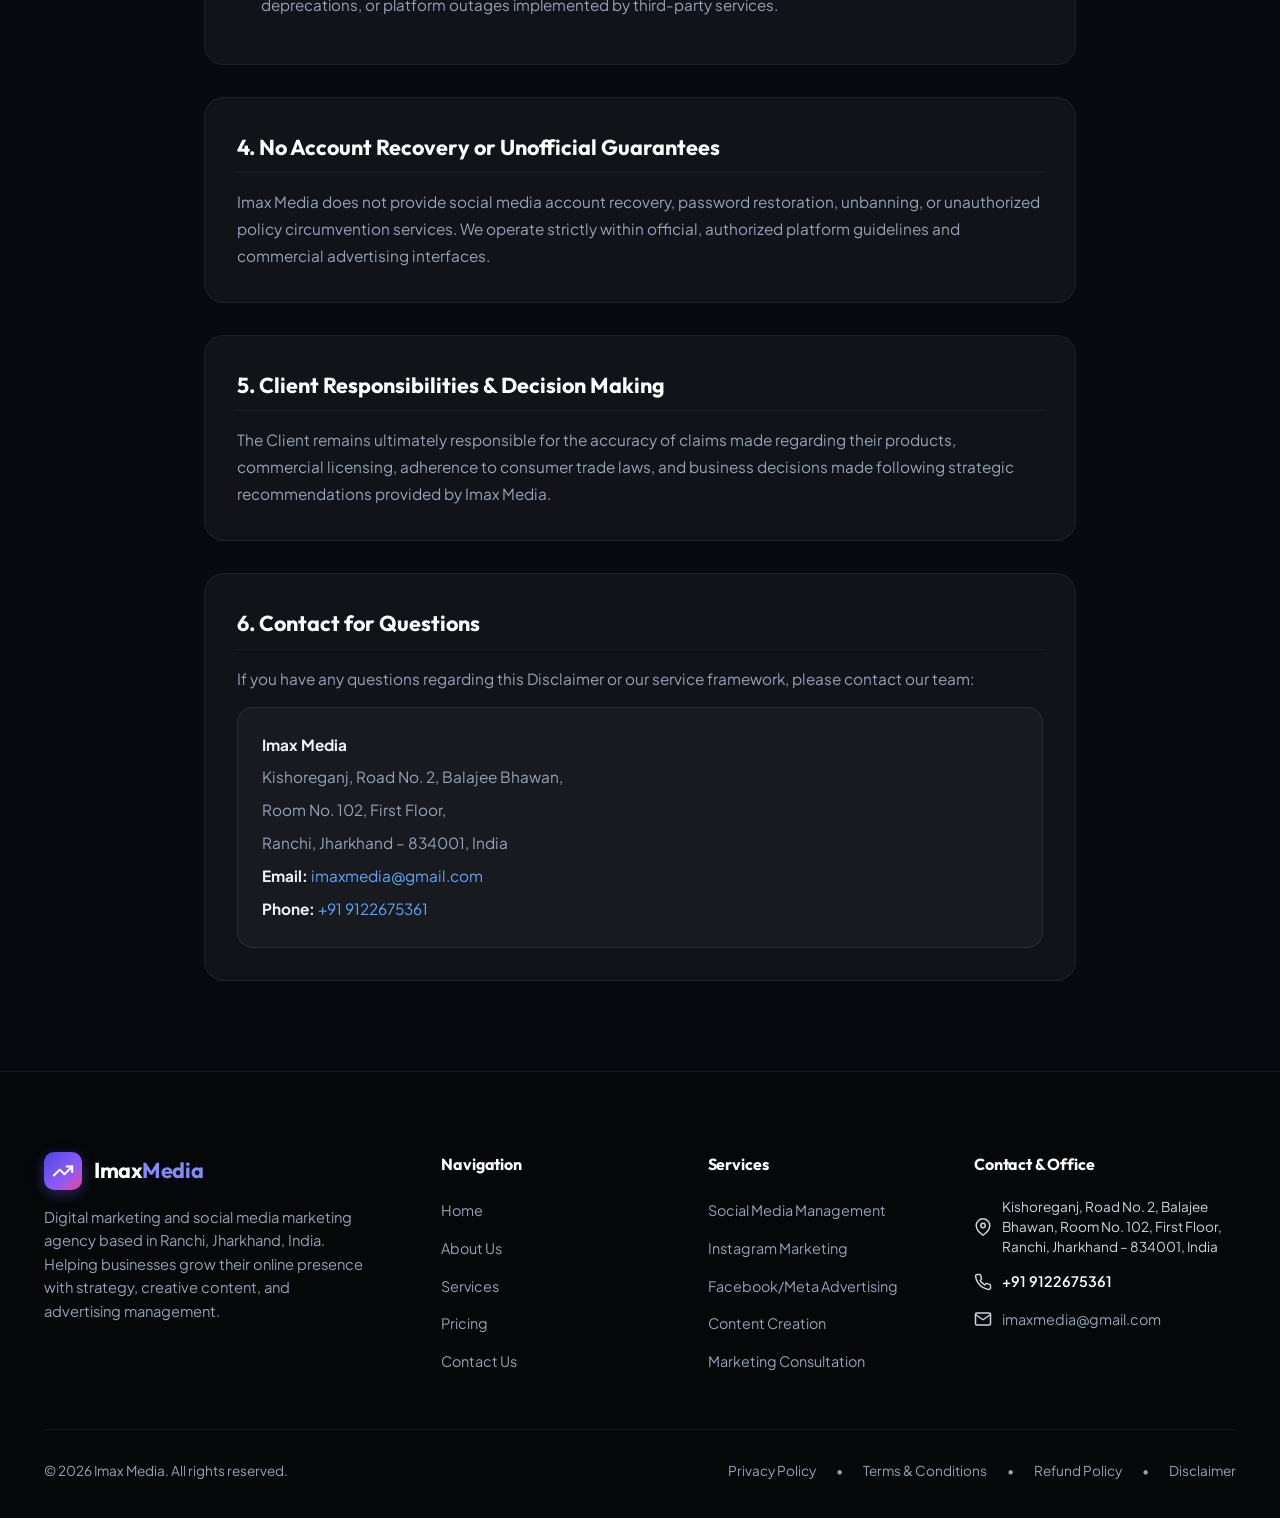
<file: disclaimer.html>
<!DOCTYPE html>
<html lang="en">
<head>
  <meta charset="UTF-8">
  <meta name="viewport" content="width=device-width, initial-scale=1.0">
  <title>Disclaimer | Imax Media</title>
  <meta name="description" content="Official Disclaimer for Imax Media. Important disclosures regarding digital marketing variability, lack of guaranteed results, and third-party platform independence.">
  <link rel="canonical" href="https://www.imaxmedia.online/disclaimer.html">

  <!-- Google tag (gtag.js) -->
  <script async src="https://www.googletagmanager.com/gtag/js?id=AW-18450549273"></script>
  <script>
    window.dataLayer = window.dataLayer || [];
    function gtag(){dataLayer.push(arguments);}
    gtag('js', new Date());

    gtag('config', 'AW-18450549273');
  </script>

  <!-- Google Fonts -->
  <link rel="preconnect" href="https://fonts.googleapis.com">
  <link rel="preconnect" href="https://fonts.gstatic.com" crossorigin>
  <link href="https://fonts.googleapis.com/css2?family=Outfit:wght@400;500;600;700;800&family=Plus+Jakarta+Sans:wght@400;500;600;700&display=swap" rel="stylesheet">

  <link rel="stylesheet" href="css/styles.css">
  <link rel="icon" href="data:image/svg+xml,<svg xmlns='http://www.w3.org/2000/svg' viewBox='0 0 100 100'><rect width='100' height='100' rx='25' fill='%236366f1'/><path d='M30 70 L50 30 L70 70 Z' fill='none' stroke='white' stroke-width='10' stroke-linecap='round' stroke-linejoin='round'/></svg>">
</head>
<body class="theme-dark">

  <!-- Header -->
  <header class="header">
    <div class="container nav-container">
      <a href="index.html" class="brand-logo" aria-label="Imax Media Home">
        <div class="logo-icon-box">
          <svg viewBox="0 0 24 24" fill="none" stroke="currentColor" stroke-width="2.2" stroke-linecap="round" stroke-linejoin="round">
            <polyline points="22 7 13.5 15.5 8.5 10.5 2 17"></polyline>
            <polyline points="16 7 22 7 22 13"></polyline>
          </svg>
        </div>
        <div class="brand-text">Imax<span>Media</span></div>
      </a>

      <nav aria-label="Main Navigation">
        <ul class="nav-menu">
          <li><a href="index.html" class="nav-link">Home</a></li>
          <li><a href="about.html" class="nav-link">About</a></li>
          <li><a href="services.html" class="nav-link">Services</a></li>
          <li><a href="pricing.html" class="nav-link">Pricing</a></li>
          <li><a href="contact.html" class="nav-link">Contact</a></li>
        </ul>
      </nav>

      <div class="nav-cta-wrap">
        <a href="contact.html" class="btn btn-primary nav-cta-btn">
          Get a Consultation
        </a>
      </div>

      <button class="menu-toggle-btn" id="menuToggleBtn" aria-label="Toggle navigation menu" aria-expanded="false">
        <span></span>
        <span></span>
        <span></span>
      </button>
    </div>
  </header>

  <!-- Mobile Nav Drawer -->
  <div class="mobile-nav-backdrop" id="mobileNavBackdrop"></div>
  <aside class="mobile-nav-drawer" id="mobileNavDrawer">
    <ul class="mobile-nav-links">
      <li><a href="index.html" class="mobile-nav-link">Home</a></li>
      <li><a href="about.html" class="mobile-nav-link">About</a></li>
      <li><a href="services.html" class="mobile-nav-link">Services</a></li>
      <li><a href="pricing.html" class="mobile-nav-link">Pricing</a></li>
      <li><a href="contact.html" class="mobile-nav-link">Contact</a></li>
    </ul>
    <div class="mobile-nav-bottom">
      <a href="contact.html" class="btn btn-primary w-full">Get a Consultation</a>
    </div>
  </aside>

  <!-- Main Legal Container -->
  <main class="legal-page-wrapper">
    <div class="container" style="max-width: 920px; padding-top: 150px; padding-bottom: 90px;">
      
      <div class="legal-header-box">
        <span class="section-badge section-badge-dark">Policy Disclosures</span>
        <h1 class="legal-page-title">Website & Marketing Disclaimer</h1>
        <p class="legal-last-updated">Last Updated: September 19, 2026</p>
        <p class="legal-intro-lead">
          Please review this Disclaimer carefully before utilizing the website (<a href="https://www.imaxmedia.online/" style="color: #60a5fa;">https://www.imaxmedia.online/</a>) or engaging the professional digital marketing services of <strong>Imax Media</strong>.
        </p>
      </div>

      <div class="legal-content-body">
        
        <section class="legal-section">
          <h2>1. General Informational Nature of Website Content</h2>
          <p>
            The content, case outlines, service overviews, and marketing insights provided on this website are published for general informational and educational purposes only. Nothing on this website constitutes a formal commercial proposal, contract, legal advice, or financial commitment.
          </p>
          <p>
            Each client engagement is governed solely by individual written proposals, scopes of work, and service agreements executed directly between the Client and Imax Media.
          </p>
        </section>

        <section class="legal-section">
          <h2>2. No Guaranteed Results or Outcomes</h2>
          <p>
            <strong>Digital marketing and advertising performance naturally vary.</strong>
          </p>
          <p>
            Imax Media explicitly states that:
          </p>
          <ul>
            <li>No specific performance result, revenue growth, lead quota, sales volume, follower count, or Return on Investment (ROI) is guaranteed unless explicitly and mutually agreed upon in a signed written contract.</li>
            <li>Past performance of campaigns or general marketing concepts does not guarantee identical or comparable future results for any individual business.</li>
            <li>Outcomes are influenced by a wide array of business and external variables, including market competition, product/service offer viability, consumer demand, pricing strategy, website conversion optimization, customer support responsiveness, and macroeconomic factors.</li>
          </ul>
        </section>

        <section class="legal-section">
          <h2>3. Third-Party Platform Independence & Algorithmic Controls</h2>
          <p>
            Imax Media is an independent digital marketing agency. We are not owned, affiliated with, sponsored by, or endorsed by Google LLC, Meta Platforms, Inc. (Facebook / Instagram), WhatsApp, or any other third-party tech platform.
          </p>
          <p>Clients acknowledge that:</p>
          <ul>
            <li>Third-party platforms operate proprietary, confidential algorithms that govern content indexing, organic reach, ad delivery auctions, and policy enforcement.</li>
            <li>Platform algorithms, policies, auction bidding costs, and review timelines change frequently without notice and lie entirely outside Imax Media's control.</li>
            <li>Imax Media is not liable for account reviews, advertising disapprovals, reach fluctuations, feature deprecations, or platform outages implemented by third-party services.</li>
          </ul>
        </section>

        <section class="legal-section">
          <h2>4. No Account Recovery or Unofficial Guarantees</h2>
          <p>
            Imax Media does not provide social media account recovery, password restoration, unbanning, or unauthorized policy circumvention services. We operate strictly within official, authorized platform guidelines and commercial advertising interfaces.
          </p>
        </section>

        <section class="legal-section">
          <h2>5. Client Responsibilities & Decision Making</h2>
          <p>
            The Client remains ultimately responsible for the accuracy of claims made regarding their products, commercial licensing, adherence to consumer trade laws, and business decisions made following strategic recommendations provided by Imax Media.
          </p>
        </section>

        <section class="legal-section">
          <h2>6. Contact for Questions</h2>
          <p>If you have any questions regarding this Disclaimer or our service framework, please contact our team:</p>
          <div class="legal-contact-card">
            <p><strong>Imax Media</strong></p>
            <p>Kishoreganj, Road No. 2, Balajee Bhawan,</p>
            <p>Room No. 102, First Floor,</p>
            <p>Ranchi, Jharkhand – 834001, India</p>
            <p><strong>Email:</strong> <a href="mailto:imaxmedia@gmail.com" style="color: #60a5fa;">imaxmedia@gmail.com</a></p>
            <p><strong>Phone:</strong> <a href="tel:+919122675361" style="color: #60a5fa;">+91 9122675361</a></p>
          </div>
        </section>

      </div>
    </div>
  </main>

  <!-- Footer -->
  <footer class="footer">
    <div class="container">
      <div class="footer-top-grid">
        <div class="footer-brand-col">
          <a href="index.html" class="brand-logo" aria-label="Imax Media Home">
            <div class="logo-icon-box">
              <svg viewBox="0 0 24 24" fill="none" stroke="currentColor" stroke-width="2.2" stroke-linecap="round" stroke-linejoin="round">
                <polyline points="22 7 13.5 15.5 8.5 10.5 2 17"></polyline>
                <polyline points="16 7 22 7 22 13"></polyline>
              </svg>
            </div>
            <div class="brand-text">Imax<span>Media</span></div>
          </a>
          <p>
            Digital marketing and social media marketing agency based in Ranchi, Jharkhand, India. Helping businesses grow their online presence with strategy, creative content, and advertising management.
          </p>
        </div>

        <div>
          <h4 class="footer-col-title">Navigation</h4>
          <ul class="footer-links-list">
            <li class="footer-link-item"><a href="index.html">Home</a></li>
            <li class="footer-link-item"><a href="about.html">About Us</a></li>
            <li class="footer-link-item"><a href="services.html">Services</a></li>
            <li class="footer-link-item"><a href="pricing.html">Pricing</a></li>
            <li class="footer-link-item"><a href="contact.html">Contact Us</a></li>
          </ul>
        </div>

        <div>
          <h4 class="footer-col-title">Services</h4>
          <ul class="footer-links-list">
            <li class="footer-link-item"><a href="services.html#smm">Social Media Management</a></li>
            <li class="footer-link-item"><a href="services.html#instagram">Instagram Marketing</a></li>
            <li class="footer-link-item"><a href="services.html#meta-ads">Facebook/Meta Advertising</a></li>
            <li class="footer-link-item"><a href="services.html#content">Content Creation</a></li>
            <li class="footer-link-item"><a href="services.html#consulting">Marketing Consultation</a></li>
          </ul>
        </div>

        <div>
          <h4 class="footer-col-title">Contact & Office</h4>
          <div class="footer-contact-item">
            <svg viewBox="0 0 24 24" fill="none" stroke="currentColor" stroke-width="2" stroke-linecap="round" stroke-linejoin="round" style="color: var(--primary-accent); flex-shrink: 0;">
              <path d="M21 10c0 7-9 13-9 13s-9-6-9-13a9 9 0 0 1 18 0z"></path>
              <circle cx="12" cy="10" r="3"></circle>
            </svg>
            <div style="font-size: 0.85rem; color: #cbd5e1; line-height: 1.45;">
              Kishoreganj, Road No. 2, Balajee Bhawan, Room No. 102, First Floor, Ranchi, Jharkhand – 834001, India
            </div>
          </div>
          <div class="footer-contact-item" style="margin-top: 10px;">
            <svg viewBox="0 0 24 24" fill="none" stroke="currentColor" stroke-width="2" stroke-linecap="round" stroke-linejoin="round" style="color: var(--primary-accent); flex-shrink: 0;">
              <path d="M22 16.92v3a2 2 0 0 1-2.18 2 19.79 19.79 0 0 1-8.63-3.07 19.5 19.5 0 0 1-6-6 19.79 19.79 0 0 1-3.07-8.67A2 2 0 0 1 4.11 2h3a2 2 0 0 1 2 1.72 12.84 12.84 0 0 0 .7 2.81 2 2 0 0 1-.45 2.11L8.09 9.91a16 16 0 0 0 6 6l1.27-1.27a2 2 0 0 1 2.11-.45 12.84 12.84 0 0 0 2.81.7A2 2 0 0 1 22 16.92z"></path>
            </svg>
            <div>
              <a href="tel:+919122675361" style="color: #ffffff; font-weight: 600; text-decoration: none;">+91 9122675361</a>
            </div>
          </div>
          <div class="footer-contact-item" style="margin-top: 10px;">
            <svg viewBox="0 0 24 24" fill="none" stroke="currentColor" stroke-width="2" stroke-linecap="round" stroke-linejoin="round" style="color: var(--primary-accent); flex-shrink: 0;">
              <path d="M4 4h16c1.1 0 2 .9 2 2v12c0 1.1-.9 2-2 2H4c-1.1 0-2-.9-2-2V6c0-1.1.9-2 2-2z"></path>
              <polyline points="22,6 12,13 2,6"></polyline>
            </svg>
            <div>
              <a href="mailto:imaxmedia@gmail.com" style="color: #94a3b8; text-decoration: none;">imaxmedia@gmail.com</a>
            </div>
          </div>
        </div>
      </div>

      <div class="footer-bottom-bar">
        <div>© 2026 Imax Media. All rights reserved.</div>
        <div class="footer-legal-links">
          <a href="privacy-policy.html" class="legal-btn">Privacy Policy</a>
          <span>•</span>
          <a href="terms-and-conditions.html" class="legal-btn">Terms & Conditions</a>
          <span>•</span>
          <a href="refund-and-cancellation-policy.html" class="legal-btn">Refund Policy</a>
          <span>•</span>
          <a href="disclaimer.html" class="legal-btn">Disclaimer</a>
        </div>
      </div>
    </div>
  </footer>

  <script src="js/main.js"></script>
</body>
</html>
</file>
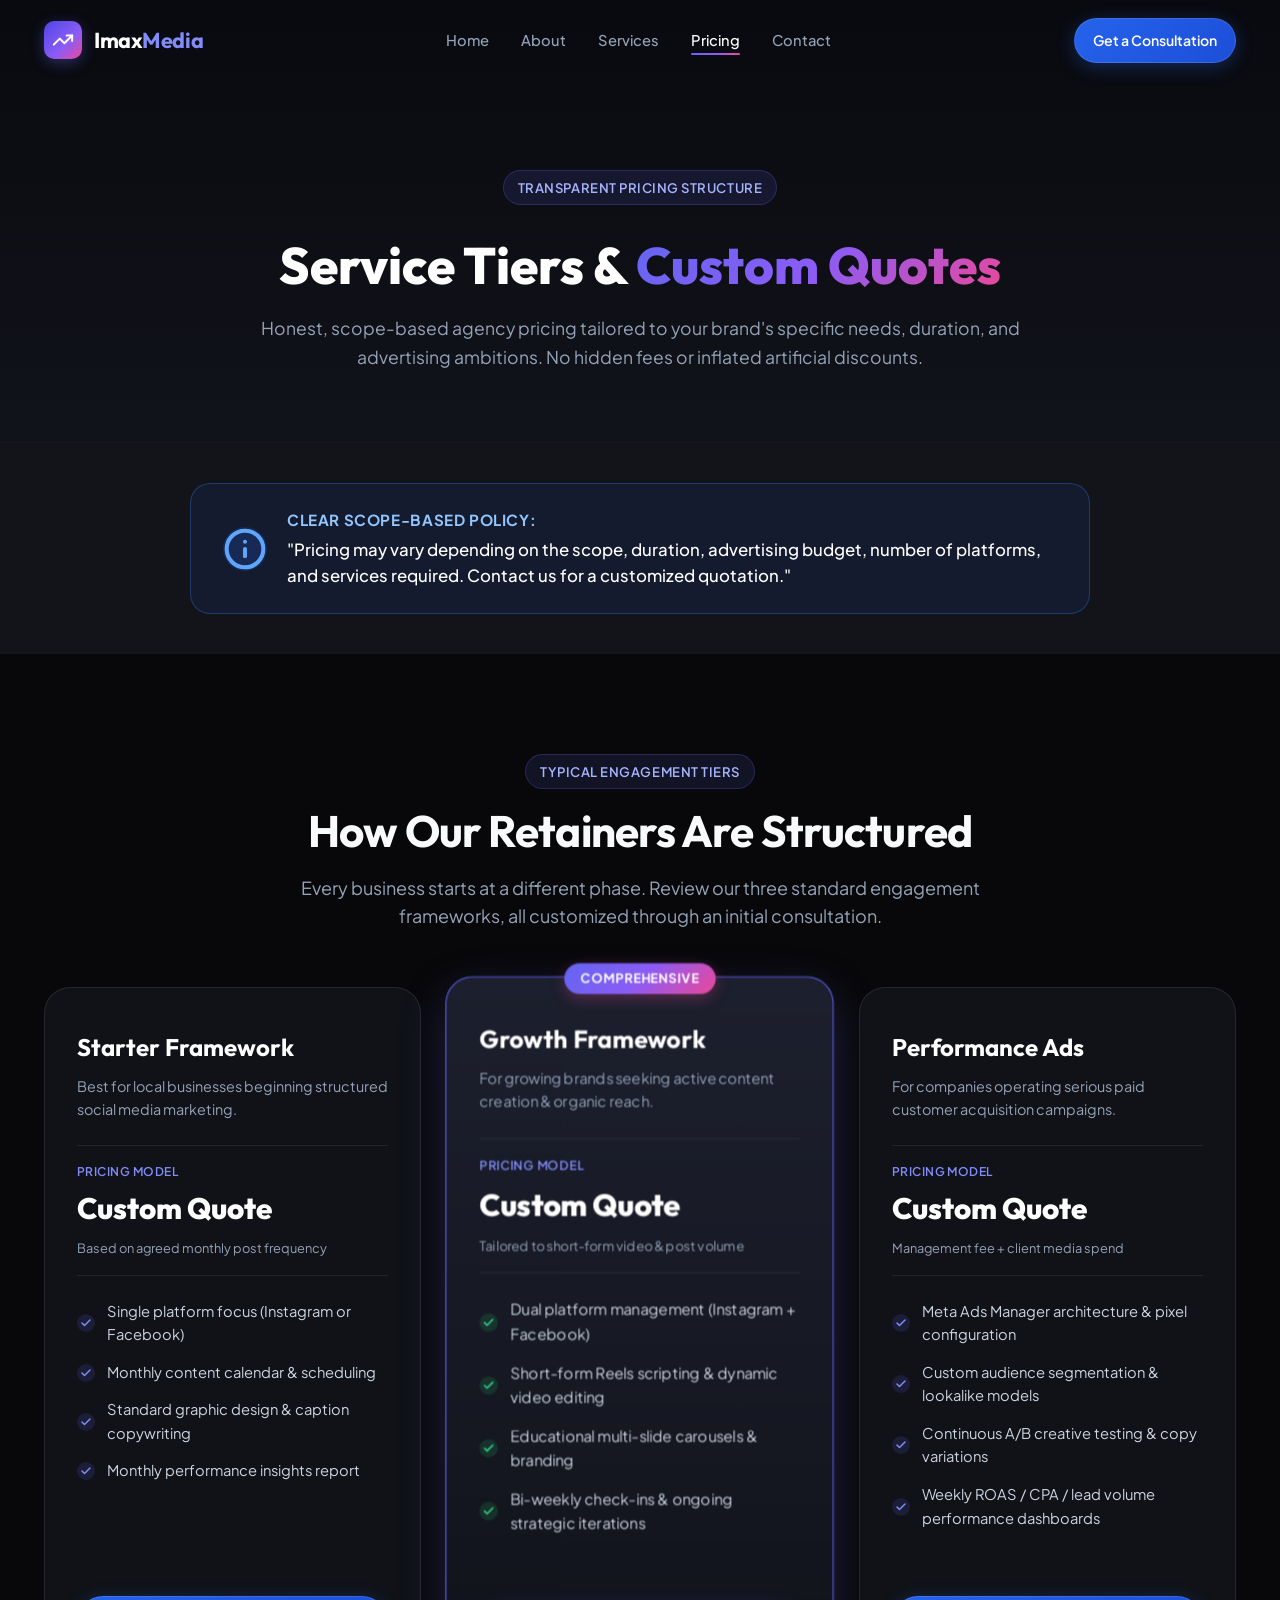
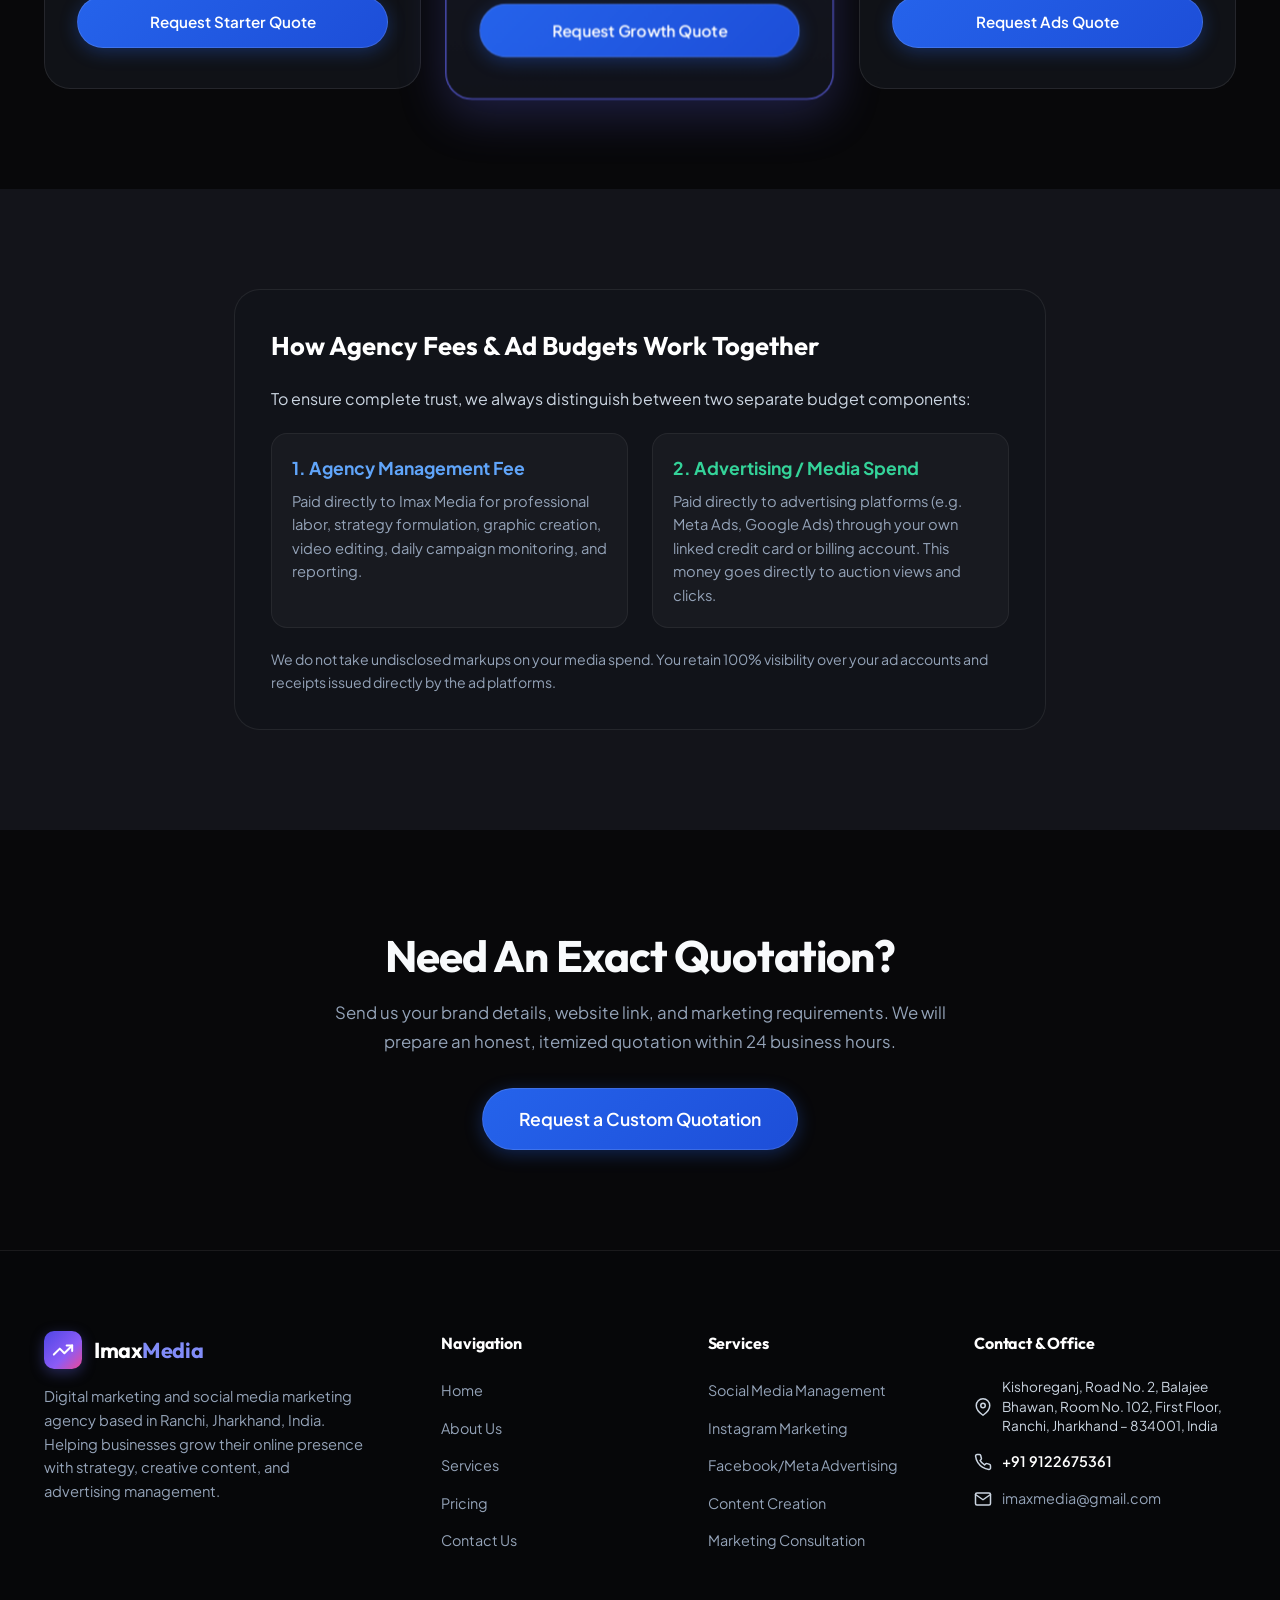
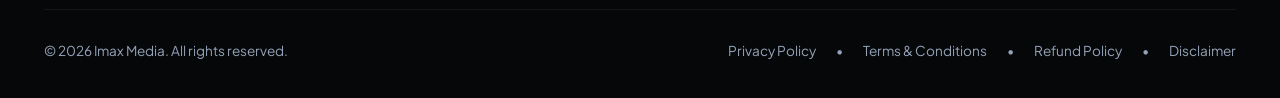
<file: pricing.html>
<!DOCTYPE html>
<html lang="en">
<head>
  <meta charset="UTF-8">
  <meta name="viewport" content="width=device-width, initial-scale=1.0">
  <title>Pricing & Packages | Imax Media - Digital Marketing Agency</title>
  <meta name="description" content="Transparent pricing models for digital marketing and social media services by Imax Media. Customized quotes based on project scope, duration, and advertising budget.">
  <link rel="canonical" href="https://www.imaxmedia.online/pricing.html">

  <!-- Google tag (gtag.js) -->
  <script async src="https://www.googletagmanager.com/gtag/js?id=AW-18450549273"></script>
  <script>
    window.dataLayer = window.dataLayer || [];
    function gtag(){dataLayer.push(arguments);}
    gtag('js', new Date());

    gtag('config', 'AW-18450549273');
  </script>

  <!-- Google Fonts -->
  <link rel="preconnect" href="https://fonts.googleapis.com">
  <link rel="preconnect" href="https://fonts.gstatic.com" crossorigin>
  <link href="https://fonts.googleapis.com/css2?family=Outfit:wght@400;500;600;700;800&family=Plus+Jakarta+Sans:wght@400;500;600;700&display=swap" rel="stylesheet">

  <link rel="stylesheet" href="css/styles.css">
  <link rel="icon" href="data:image/svg+xml,<svg xmlns='http://www.w3.org/2000/svg' viewBox='0 0 100 100'><rect width='100' height='100' rx='25' fill='%236366f1'/><path d='M30 70 L50 30 L70 70 Z' fill='none' stroke='white' stroke-width='10' stroke-linecap='round' stroke-linejoin='round'/></svg>">
</head>
<body class="theme-dark">

  <!-- Header -->
  <header class="header">
    <div class="container nav-container">
      <a href="index.html" class="brand-logo" aria-label="Imax Media Home">
        <div class="logo-icon-box">
          <svg viewBox="0 0 24 24" fill="none" stroke="currentColor" stroke-width="2.2" stroke-linecap="round" stroke-linejoin="round">
            <polyline points="22 7 13.5 15.5 8.5 10.5 2 17"></polyline>
            <polyline points="16 7 22 7 22 13"></polyline>
          </svg>
        </div>
        <div class="brand-text">Imax<span>Media</span></div>
      </a>

      <nav aria-label="Main Navigation">
        <ul class="nav-menu">
          <li><a href="index.html" class="nav-link">Home</a></li>
          <li><a href="about.html" class="nav-link">About</a></li>
          <li><a href="services.html" class="nav-link">Services</a></li>
          <li><a href="pricing.html" class="nav-link active">Pricing</a></li>
          <li><a href="contact.html" class="nav-link">Contact</a></li>
        </ul>
      </nav>

      <div class="nav-cta-wrap">
        <a href="contact.html" class="btn btn-primary nav-cta-btn">
          Get a Consultation
        </a>
      </div>

      <button class="menu-toggle-btn" id="menuToggleBtn" aria-label="Toggle navigation menu" aria-expanded="false">
        <span></span>
        <span></span>
        <span></span>
      </button>
    </div>
  </header>

  <!-- Mobile Nav Drawer -->
  <div class="mobile-nav-backdrop" id="mobileNavBackdrop"></div>
  <aside class="mobile-nav-drawer" id="mobileNavDrawer">
    <ul class="mobile-nav-links">
      <li><a href="index.html" class="mobile-nav-link">Home</a></li>
      <li><a href="about.html" class="mobile-nav-link">About</a></li>
      <li><a href="services.html" class="mobile-nav-link">Services</a></li>
      <li><a href="pricing.html" class="mobile-nav-link">Pricing</a></li>
      <li><a href="contact.html" class="mobile-nav-link">Contact</a></li>
    </ul>
    <div class="mobile-nav-bottom">
      <a href="contact.html" class="btn btn-primary w-full">Get a Consultation</a>
    </div>
  </aside>

  <main>
    <!-- Page Hero Banner -->
    <section class="page-hero-section">
      <div class="container">
        <div class="page-hero-content">
          <span class="section-badge section-badge-dark">Transparent Pricing Structure</span>
          <h1 class="page-hero-title">Service Tiers & <span class="text-gradient">Custom Quotes</span></h1>
          <p class="page-hero-subtitle">
            Honest, scope-based agency pricing tailored to your brand's specific needs, duration, and advertising ambitions. No hidden fees or inflated artificial discounts.
          </p>
        </div>
      </div>
    </section>

    <!-- Scope-Based Pricing Notice Banner -->
    <section class="section-padding theme-dark-alt" style="padding-top: 40px; padding-bottom: 40px;">
      <div class="container">
        <div class="pricing-notice-callout">
          <div class="pricing-notice-icon">
            <svg viewBox="0 0 24 24" fill="none" stroke="currentColor" stroke-width="2.2" stroke-linecap="round" stroke-linejoin="round">
              <circle cx="12" cy="12" r="10"></circle>
              <line x1="12" y1="16" x2="12" y2="12"></line>
              <line x1="12" y1="8" x2="12.01" y2="8"></line>
            </svg>
          </div>
          <div class="pricing-notice-text">
            <strong>Clear Scope-Based Policy:</strong>
            <p>
              "Pricing may vary depending on the scope, duration, advertising budget, number of platforms, and services required. Contact us for a customized quotation."
            </p>
          </div>
        </div>
      </div>
    </section>

    <!-- Package Models Overview -->
    <section class="section-padding theme-dark">
      <div class="container">
        <div class="section-header">
          <span class="section-badge section-badge-dark">Typical Engagement Tiers</span>
          <h2 class="section-title">How Our Retainers Are Structured</h2>
          <p class="section-subtitle">
            Every business starts at a different phase. Review our three standard engagement frameworks, all customized through an initial consultation.
          </p>
        </div>

        <div class="packages-grid">
          
          <!-- Package 1: Starter -->
          <div class="package-card">
            <div class="package-header">
              <h3 class="package-tier-name">Starter Framework</h3>
              <p class="package-for">Best for local businesses beginning structured social media marketing.</p>
            </div>

            <div class="package-price-wrap">
              <div class="package-price-label">Pricing Model</div>
              <div class="package-price-value">Custom Quote</div>
              <p style="font-size: 0.8rem; color: #94a3b8; margin-top: 6px;">Based on agreed monthly post frequency</p>
            </div>

            <ul class="package-features-list">
              <li class="package-feature-item">
                <span class="feature-check-icon">
                  <svg viewBox="0 0 24 24" fill="none" stroke="currentColor" stroke-width="3" stroke-linecap="round" stroke-linejoin="round"><polyline points="20 6 9 17 4 12"></polyline></svg>
                </span>
                <span>Single platform focus (Instagram or Facebook)</span>
              </li>
              <li class="package-feature-item">
                <span class="feature-check-icon">
                  <svg viewBox="0 0 24 24" fill="none" stroke="currentColor" stroke-width="3" stroke-linecap="round" stroke-linejoin="round"><polyline points="20 6 9 17 4 12"></polyline></svg>
                </span>
                <span>Monthly content calendar & scheduling</span>
              </li>
              <li class="package-feature-item">
                <span class="feature-check-icon">
                  <svg viewBox="0 0 24 24" fill="none" stroke="currentColor" stroke-width="3" stroke-linecap="round" stroke-linejoin="round"><polyline points="20 6 9 17 4 12"></polyline></svg>
                </span>
                <span>Standard graphic design & caption copywriting</span>
              </li>
              <li class="package-feature-item">
                <span class="feature-check-icon">
                  <svg viewBox="0 0 24 24" fill="none" stroke="currentColor" stroke-width="3" stroke-linecap="round" stroke-linejoin="round"><polyline points="20 6 9 17 4 12"></polyline></svg>
                </span>
                <span>Monthly performance insights report</span>
              </li>
            </ul>

            <div style="margin-top: 32px;">
              <a href="contact.html" class="btn btn-primary w-full" style="justify-content: center;">Request Starter Quote</a>
            </div>
          </div>

          <!-- Package 2: Growth (Featured) -->
          <div class="package-card featured">
            <span class="popular-badge">Comprehensive</span>

            <div class="package-header">
              <h3 class="package-tier-name">Growth Framework</h3>
              <p class="package-for">For growing brands seeking active content creation & organic reach.</p>
            </div>

            <div class="package-price-wrap">
              <div class="package-price-label">Pricing Model</div>
              <div class="package-price-value">Custom Quote</div>
              <p style="font-size: 0.8rem; color: #94a3b8; margin-top: 6px;">Tailored to short-form video & post volume</p>
            </div>

            <ul class="package-features-list">
              <li class="package-feature-item">
                <span class="feature-check-icon">
                  <svg viewBox="0 0 24 24" fill="none" stroke="currentColor" stroke-width="3" stroke-linecap="round" stroke-linejoin="round"><polyline points="20 6 9 17 4 12"></polyline></svg>
                </span>
                <span>Dual platform management (Instagram + Facebook)</span>
              </li>
              <li class="package-feature-item">
                <span class="feature-check-icon">
                  <svg viewBox="0 0 24 24" fill="none" stroke="currentColor" stroke-width="3" stroke-linecap="round" stroke-linejoin="round"><polyline points="20 6 9 17 4 12"></polyline></svg>
                </span>
                <span>Short-form Reels scripting & dynamic video editing</span>
              </li>
              <li class="package-feature-item">
                <span class="feature-check-icon">
                  <svg viewBox="0 0 24 24" fill="none" stroke="currentColor" stroke-width="3" stroke-linecap="round" stroke-linejoin="round"><polyline points="20 6 9 17 4 12"></polyline></svg>
                </span>
                <span>Educational multi-slide carousels & branding</span>
              </li>
              <li class="package-feature-item">
                <span class="feature-check-icon">
                  <svg viewBox="0 0 24 24" fill="none" stroke="currentColor" stroke-width="3" stroke-linecap="round" stroke-linejoin="round"><polyline points="20 6 9 17 4 12"></polyline></svg>
                </span>
                <span>Bi-weekly check-ins & ongoing strategic iterations</span>
              </li>
            </ul>

            <div style="margin-top: 32px;">
              <a href="contact.html" class="btn btn-primary w-full" style="justify-content: center;">Request Growth Quote</a>
            </div>
          </div>

          <!-- Package 3: Performance -->
          <div class="package-card">
            <div class="package-header">
              <h3 class="package-tier-name">Performance Ads</h3>
              <p class="package-for">For companies operating serious paid customer acquisition campaigns.</p>
            </div>

            <div class="package-price-wrap">
              <div class="package-price-label">Pricing Model</div>
              <div class="package-price-value">Custom Quote</div>
              <p style="font-size: 0.8rem; color: #94a3b8; margin-top: 6px;">Management fee + client media spend</p>
            </div>

            <ul class="package-features-list">
              <li class="package-feature-item">
                <span class="feature-check-icon">
                  <svg viewBox="0 0 24 24" fill="none" stroke="currentColor" stroke-width="3" stroke-linecap="round" stroke-linejoin="round"><polyline points="20 6 9 17 4 12"></polyline></svg>
                </span>
                <span>Meta Ads Manager architecture & pixel configuration</span>
              </li>
              <li class="package-feature-item">
                <span class="feature-check-icon">
                  <svg viewBox="0 0 24 24" fill="none" stroke="currentColor" stroke-width="3" stroke-linecap="round" stroke-linejoin="round"><polyline points="20 6 9 17 4 12"></polyline></svg>
                </span>
                <span>Custom audience segmentation & lookalike models</span>
              </li>
              <li class="package-feature-item">
                <span class="feature-check-icon">
                  <svg viewBox="0 0 24 24" fill="none" stroke="currentColor" stroke-width="3" stroke-linecap="round" stroke-linejoin="round"><polyline points="20 6 9 17 4 12"></polyline></svg>
                </span>
                <span>Continuous A/B creative testing & copy variations</span>
              </li>
              <li class="package-feature-item">
                <span class="feature-check-icon">
                  <svg viewBox="0 0 24 24" fill="none" stroke="currentColor" stroke-width="3" stroke-linecap="round" stroke-linejoin="round"><polyline points="20 6 9 17 4 12"></polyline></svg>
                </span>
                <span>Weekly ROAS / CPA / lead volume performance dashboards</span>
              </li>
            </ul>

            <div style="margin-top: 32px;">
              <a href="contact.html" class="btn btn-primary w-full" style="justify-content: center;">Request Ads Quote</a>
            </div>
          </div>

        </div>
      </div>
    </section>

    <!-- Clear Fee vs Ad Spend Disclosure Section -->
    <section class="section-padding theme-dark-alt">
      <div class="container" style="max-width: 860px;">
        <div class="pricing-explanation-card">
          <h2 style="font-family: var(--font-heading); font-size: 1.6rem; color: #ffffff; margin-bottom: 18px;">
            How Agency Fees & Ad Budgets Work Together
          </h2>
          <p style="color: #cbd5e1; line-height: 1.7; margin-bottom: 16px;">
            To ensure complete trust, we always distinguish between two separate budget components:
          </p>
          <div class="pricing-split-explanation">
            <div class="explanation-col">
              <h3 style="color: #60a5fa; font-size: 1.1rem; margin-bottom: 8px;">1. Agency Management Fee</h3>
              <p style="color: #94a3b8; font-size: 0.92rem; line-height: 1.6;">
                Paid directly to Imax Media for professional labor, strategy formulation, graphic creation, video editing, daily campaign monitoring, and reporting.
              </p>
            </div>
            <div class="explanation-col">
              <h3 style="color: #34d399; font-size: 1.1rem; margin-bottom: 8px;">2. Advertising / Media Spend</h3>
              <p style="color: #94a3b8; font-size: 0.92rem; line-height: 1.6;">
                Paid directly to advertising platforms (e.g. Meta Ads, Google Ads) through your own linked credit card or billing account. This money goes directly to auction views and clicks.
              </p>
            </div>
          </div>
          <p style="color: #94a3b8; font-size: 0.88rem; line-height: 1.6; margin-top: 20px;">
            We do not take undisclosed markups on your media spend. You retain 100% visibility over your ad accounts and receipts issued directly by the ad platforms.
          </p>
        </div>
      </div>
    </section>

    <!-- Consultation CTA -->
    <section class="section-padding theme-dark">
      <div class="container" style="text-align: center; max-width: 720px;">
        <h2 class="section-title" style="margin-bottom: 16px;">Need An Exact Quotation?</h2>
        <p style="color: #94a3b8; font-size: 1.05rem; line-height: 1.7; margin-bottom: 32px;">
          Send us your brand details, website link, and marketing requirements. We will prepare an honest, itemized quotation within 24 business hours.
        </p>
        <a href="contact.html" class="btn btn-primary" style="padding: 16px 36px; font-size: 1.1rem;">Request a Custom Quotation</a>
      </div>
    </section>
  </main>

  <!-- Footer -->
  <footer class="footer">
    <div class="container">
      <div class="footer-top-grid">
        <div class="footer-brand-col">
          <a href="index.html" class="brand-logo" aria-label="Imax Media Home">
            <div class="logo-icon-box">
              <svg viewBox="0 0 24 24" fill="none" stroke="currentColor" stroke-width="2.2" stroke-linecap="round" stroke-linejoin="round">
                <polyline points="22 7 13.5 15.5 8.5 10.5 2 17"></polyline>
                <polyline points="16 7 22 7 22 13"></polyline>
              </svg>
            </div>
            <div class="brand-text">Imax<span>Media</span></div>
          </a>
          <p>
            Digital marketing and social media marketing agency based in Ranchi, Jharkhand, India. Helping businesses grow their online presence with strategy, creative content, and advertising management.
          </p>
        </div>

        <div>
          <h4 class="footer-col-title">Navigation</h4>
          <ul class="footer-links-list">
            <li class="footer-link-item"><a href="index.html">Home</a></li>
            <li class="footer-link-item"><a href="about.html">About Us</a></li>
            <li class="footer-link-item"><a href="services.html">Services</a></li>
            <li class="footer-link-item"><a href="pricing.html">Pricing</a></li>
            <li class="footer-link-item"><a href="contact.html">Contact Us</a></li>
          </ul>
        </div>

        <div>
          <h4 class="footer-col-title">Services</h4>
          <ul class="footer-links-list">
            <li class="footer-link-item"><a href="services.html#smm">Social Media Management</a></li>
            <li class="footer-link-item"><a href="services.html#instagram">Instagram Marketing</a></li>
            <li class="footer-link-item"><a href="services.html#meta-ads">Facebook/Meta Advertising</a></li>
            <li class="footer-link-item"><a href="services.html#content">Content Creation</a></li>
            <li class="footer-link-item"><a href="services.html#consulting">Marketing Consultation</a></li>
          </ul>
        </div>

        <div>
          <h4 class="footer-col-title">Contact & Office</h4>
          <div class="footer-contact-item">
            <svg viewBox="0 0 24 24" fill="none" stroke="currentColor" stroke-width="2" stroke-linecap="round" stroke-linejoin="round" style="color: var(--primary-accent); flex-shrink: 0;">
              <path d="M21 10c0 7-9 13-9 13s-9-6-9-13a9 9 0 0 1 18 0z"></path>
              <circle cx="12" cy="10" r="3"></circle>
            </svg>
            <div style="font-size: 0.85rem; color: #cbd5e1; line-height: 1.45;">
              Kishoreganj, Road No. 2, Balajee Bhawan, Room No. 102, First Floor, Ranchi, Jharkhand – 834001, India
            </div>
          </div>
          <div class="footer-contact-item" style="margin-top: 10px;">
            <svg viewBox="0 0 24 24" fill="none" stroke="currentColor" stroke-width="2" stroke-linecap="round" stroke-linejoin="round" style="color: var(--primary-accent); flex-shrink: 0;">
              <path d="M22 16.92v3a2 2 0 0 1-2.18 2 19.79 19.79 0 0 1-8.63-3.07 19.5 19.5 0 0 1-6-6 19.79 19.79 0 0 1-3.07-8.67A2 2 0 0 1 4.11 2h3a2 2 0 0 1 2 1.72 12.84 12.84 0 0 0 .7 2.81 2 2 0 0 1-.45 2.11L8.09 9.91a16 16 0 0 0 6 6l1.27-1.27a2 2 0 0 1 2.11-.45 12.84 12.84 0 0 0 2.81.7A2 2 0 0 1 22 16.92z"></path>
            </svg>
            <div>
              <a href="tel:+919122675361" style="color: #ffffff; font-weight: 600; text-decoration: none;">+91 9122675361</a>
            </div>
          </div>
          <div class="footer-contact-item" style="margin-top: 10px;">
            <svg viewBox="0 0 24 24" fill="none" stroke="currentColor" stroke-width="2" stroke-linecap="round" stroke-linejoin="round" style="color: var(--primary-accent); flex-shrink: 0;">
              <path d="M4 4h16c1.1 0 2 .9 2 2v12c0 1.1-.9 2-2 2H4c-1.1 0-2-.9-2-2V6c0-1.1.9-2 2-2z"></path>
              <polyline points="22,6 12,13 2,6"></polyline>
            </svg>
            <div>
              <a href="mailto:imaxmedia@gmail.com" style="color: #94a3b8; text-decoration: none;">imaxmedia@gmail.com</a>
            </div>
          </div>
        </div>
      </div>

      <div class="footer-bottom-bar">
        <div>© 2026 Imax Media. All rights reserved.</div>
        <div class="footer-legal-links">
          <a href="privacy-policy.html" class="legal-btn">Privacy Policy</a>
          <span>•</span>
          <a href="terms-and-conditions.html" class="legal-btn">Terms & Conditions</a>
          <span>•</span>
          <a href="refund-and-cancellation-policy.html" class="legal-btn">Refund Policy</a>
          <span>•</span>
          <a href="disclaimer.html" class="legal-btn">Disclaimer</a>
        </div>
      </div>
    </div>
  </footer>

  <script src="js/main.js"></script>
</body>
</html>
</file>
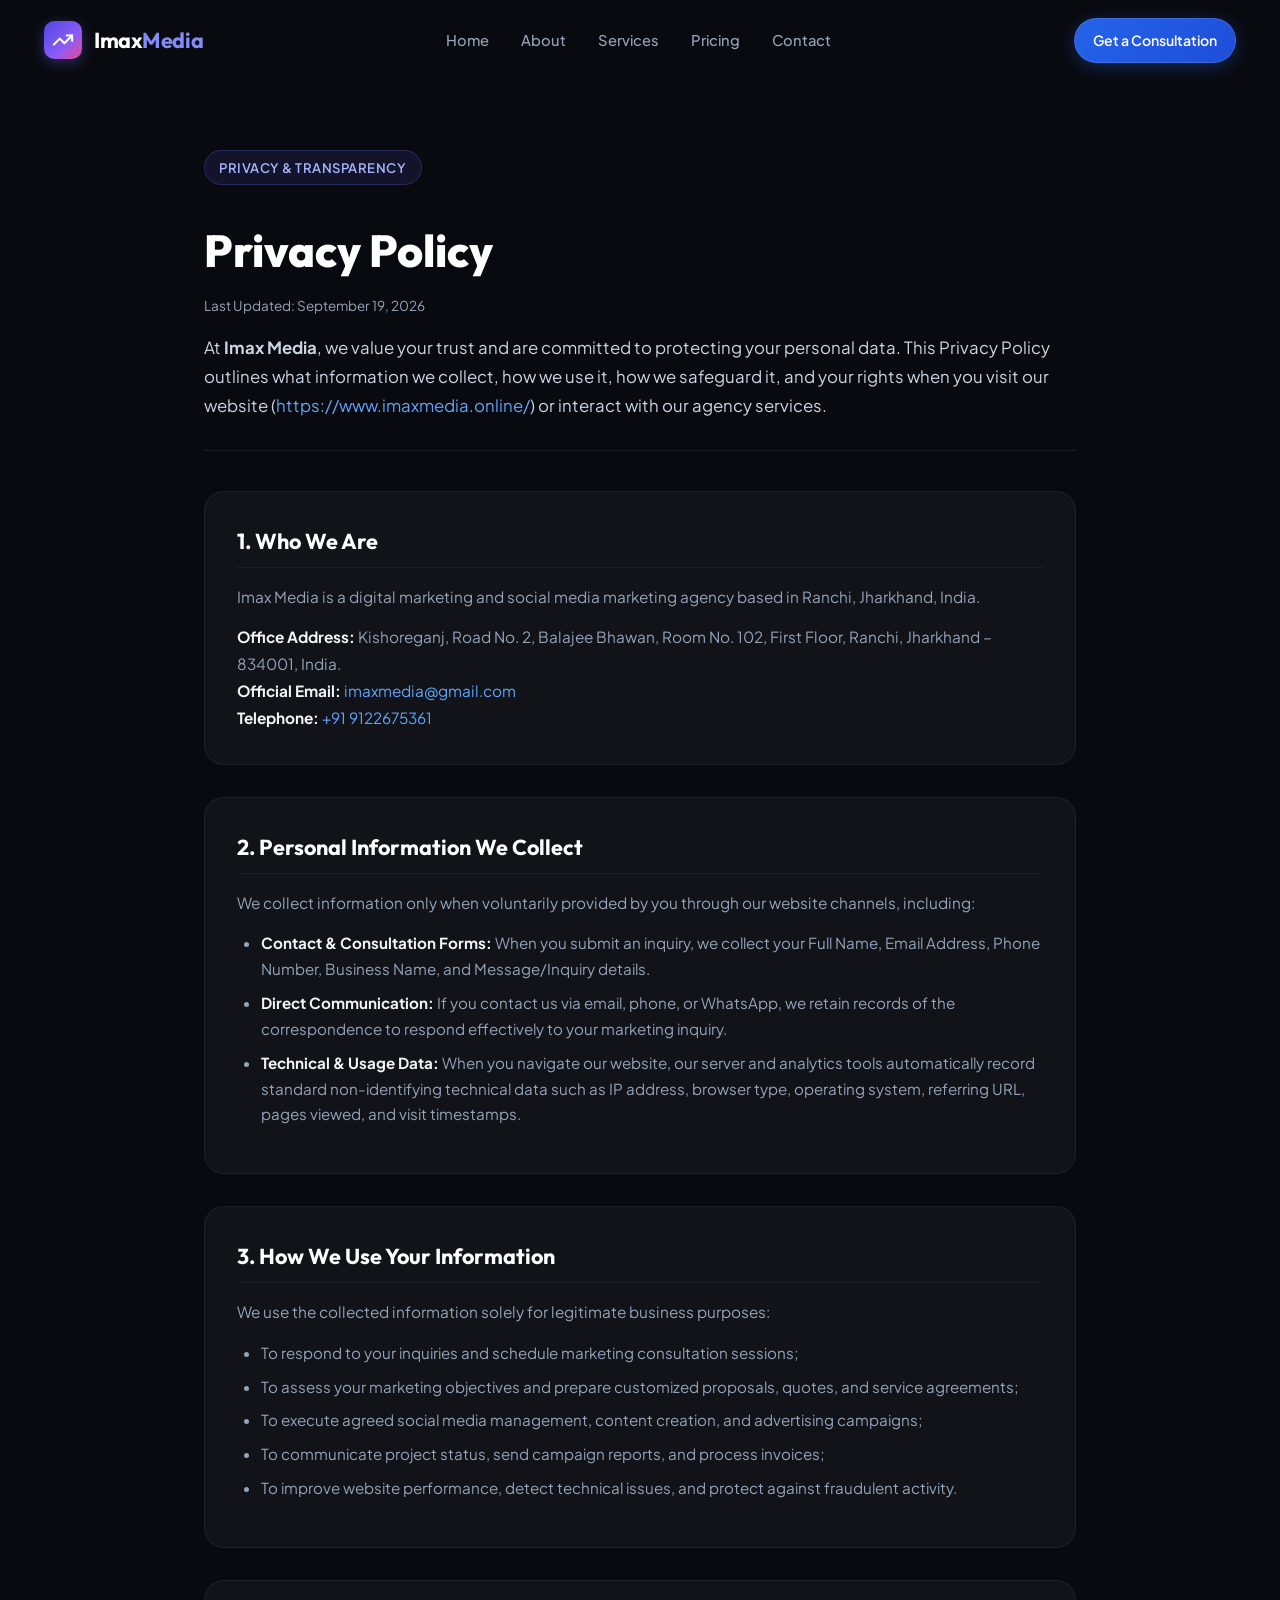
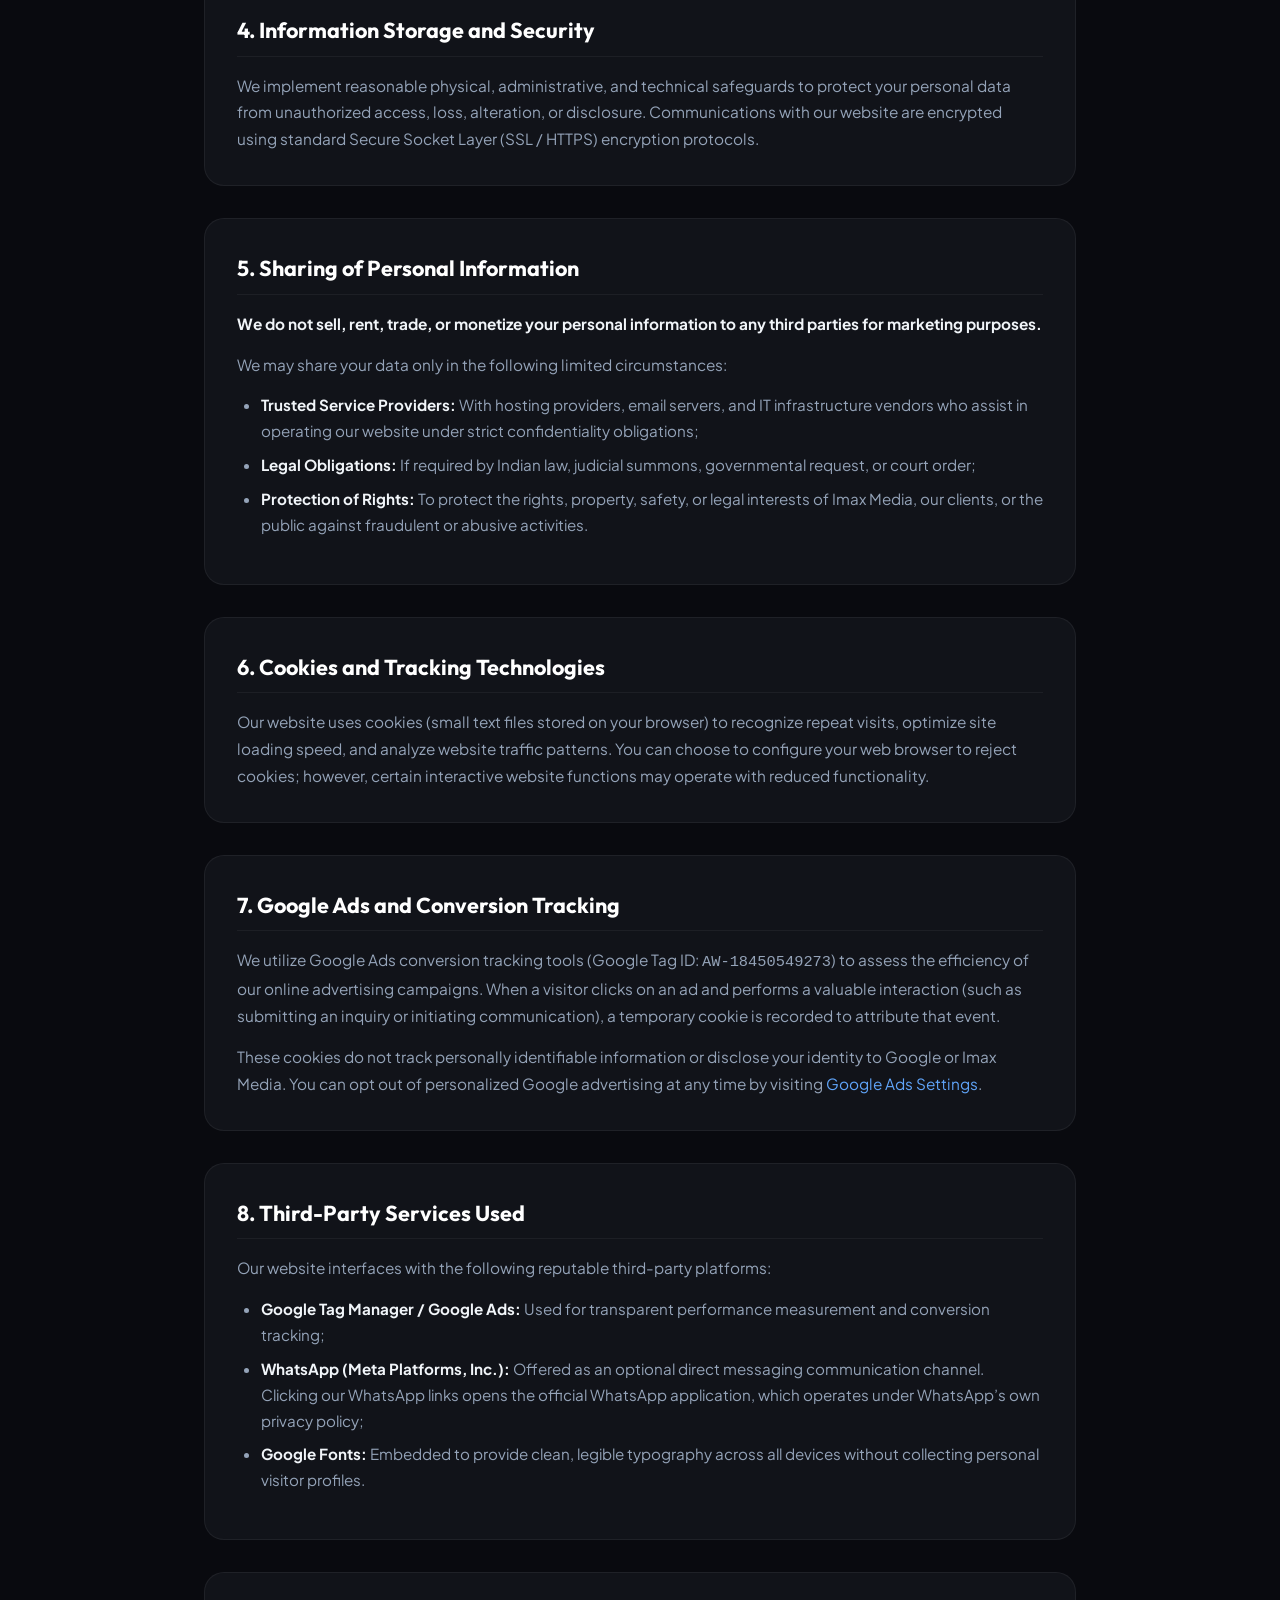
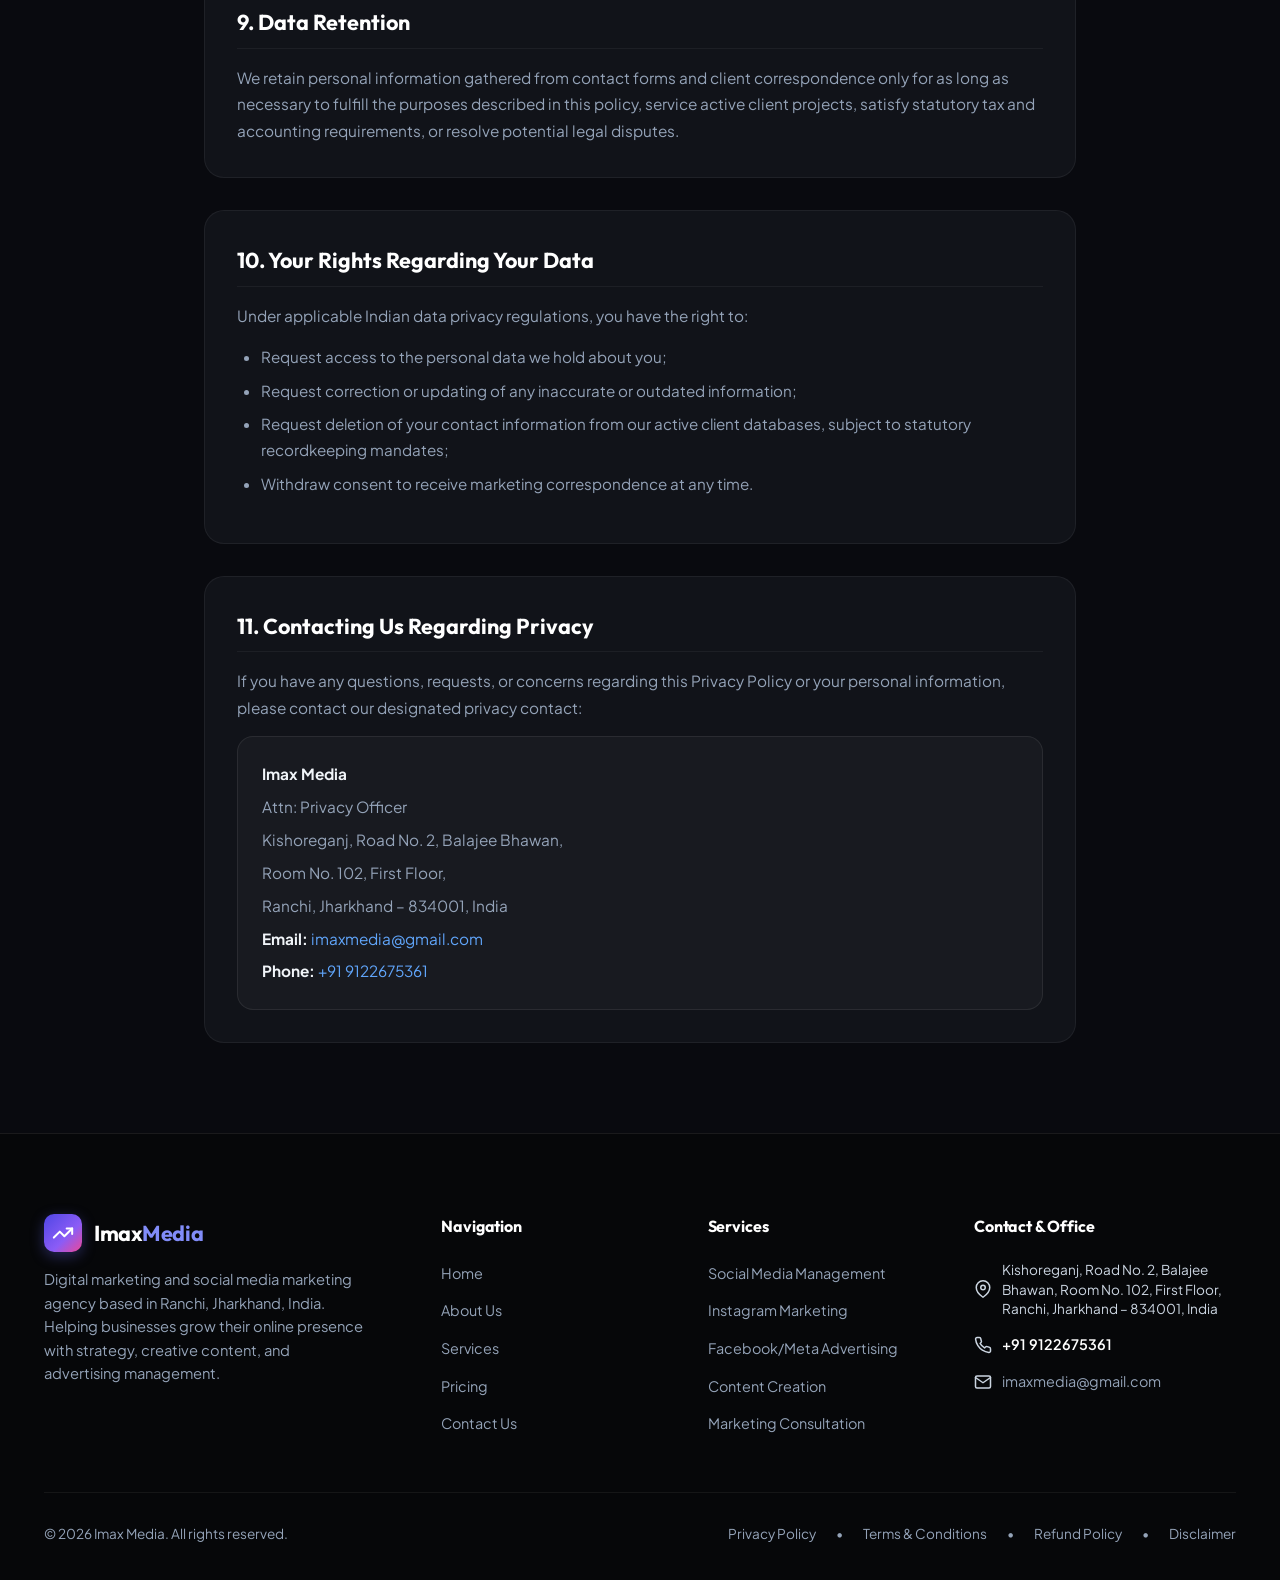
<file: privacy-policy.html>
<!DOCTYPE html>
<html lang="en">
<head>
  <meta charset="UTF-8">
  <meta name="viewport" content="width=device-width, initial-scale=1.0">
  <title>Privacy Policy | Imax Media</title>
  <meta name="description" content="Privacy Policy for Imax Media. Explaining how personal information is collected, used, protected, and your rights when using our website and services.">
  <link rel="canonical" href="https://www.imaxmedia.online/privacy-policy.html">

  <!-- Google tag (gtag.js) -->
  <script async src="https://www.googletagmanager.com/gtag/js?id=AW-18450549273"></script>
  <script>
    window.dataLayer = window.dataLayer || [];
    function gtag(){dataLayer.push(arguments);}
    gtag('js', new Date());

    gtag('config', 'AW-18450549273');
  </script>

  <!-- Google Fonts -->
  <link rel="preconnect" href="https://fonts.googleapis.com">
  <link rel="preconnect" href="https://fonts.gstatic.com" crossorigin>
  <link href="https://fonts.googleapis.com/css2?family=Outfit:wght@400;500;600;700;800&family=Plus+Jakarta+Sans:wght@400;500;600;700&display=swap" rel="stylesheet">

  <link rel="stylesheet" href="css/styles.css">
  <link rel="icon" href="data:image/svg+xml,<svg xmlns='http://www.w3.org/2000/svg' viewBox='0 0 100 100'><rect width='100' height='100' rx='25' fill='%236366f1'/><path d='M30 70 L50 30 L70 70 Z' fill='none' stroke='white' stroke-width='10' stroke-linecap='round' stroke-linejoin='round'/></svg>">
</head>
<body class="theme-dark">

  <!-- Header -->
  <header class="header">
    <div class="container nav-container">
      <a href="index.html" class="brand-logo" aria-label="Imax Media Home">
        <div class="logo-icon-box">
          <svg viewBox="0 0 24 24" fill="none" stroke="currentColor" stroke-width="2.2" stroke-linecap="round" stroke-linejoin="round">
            <polyline points="22 7 13.5 15.5 8.5 10.5 2 17"></polyline>
            <polyline points="16 7 22 7 22 13"></polyline>
          </svg>
        </div>
        <div class="brand-text">Imax<span>Media</span></div>
      </a>

      <nav aria-label="Main Navigation">
        <ul class="nav-menu">
          <li><a href="index.html" class="nav-link">Home</a></li>
          <li><a href="about.html" class="nav-link">About</a></li>
          <li><a href="services.html" class="nav-link">Services</a></li>
          <li><a href="pricing.html" class="nav-link">Pricing</a></li>
          <li><a href="contact.html" class="nav-link">Contact</a></li>
        </ul>
      </nav>

      <div class="nav-cta-wrap">
        <a href="contact.html" class="btn btn-primary nav-cta-btn">
          Get a Consultation
        </a>
      </div>

      <button class="menu-toggle-btn" id="menuToggleBtn" aria-label="Toggle navigation menu" aria-expanded="false">
        <span></span>
        <span></span>
        <span></span>
      </button>
    </div>
  </header>

  <!-- Mobile Nav Drawer -->
  <div class="mobile-nav-backdrop" id="mobileNavBackdrop"></div>
  <aside class="mobile-nav-drawer" id="mobileNavDrawer">
    <ul class="mobile-nav-links">
      <li><a href="index.html" class="mobile-nav-link">Home</a></li>
      <li><a href="about.html" class="mobile-nav-link">About</a></li>
      <li><a href="services.html" class="mobile-nav-link">Services</a></li>
      <li><a href="pricing.html" class="mobile-nav-link">Pricing</a></li>
      <li><a href="contact.html" class="mobile-nav-link">Contact</a></li>
    </ul>
    <div class="mobile-nav-bottom">
      <a href="contact.html" class="btn btn-primary w-full">Get a Consultation</a>
    </div>
  </aside>

  <!-- Main Legal Container -->
  <main class="legal-page-wrapper">
    <div class="container" style="max-width: 920px; padding-top: 150px; padding-bottom: 90px;">
      
      <div class="legal-header-box">
        <span class="section-badge section-badge-dark">Privacy & Transparency</span>
        <h1 class="legal-page-title">Privacy Policy</h1>
        <p class="legal-last-updated">Last Updated: September 19, 2026</p>
        <p class="legal-intro-lead">
          At <strong>Imax Media</strong>, we value your trust and are committed to protecting your personal data. This Privacy Policy outlines what information we collect, how we use it, how we safeguard it, and your rights when you visit our website (<a href="https://www.imaxmedia.online/" style="color: #60a5fa;">https://www.imaxmedia.online/</a>) or interact with our agency services.
        </p>
      </div>

      <div class="legal-content-body">
        
        <section class="legal-section">
          <h2>1. Who We Are</h2>
          <p>
            Imax Media is a digital marketing and social media marketing agency based in Ranchi, Jharkhand, India.
          </p>
          <p>
            <strong>Office Address:</strong> Kishoreganj, Road No. 2, Balajee Bhawan, Room No. 102, First Floor, Ranchi, Jharkhand – 834001, India.<br>
            <strong>Official Email:</strong> <a href="mailto:imaxmedia@gmail.com" style="color: #60a5fa;">imaxmedia@gmail.com</a><br>
            <strong>Telephone:</strong> <a href="tel:+919122675361" style="color: #60a5fa;">+91 9122675361</a>
          </p>
        </section>

        <section class="legal-section">
          <h2>2. Personal Information We Collect</h2>
          <p>We collect information only when voluntarily provided by you through our website channels, including:</p>
          <ul>
            <li><strong>Contact & Consultation Forms:</strong> When you submit an inquiry, we collect your Full Name, Email Address, Phone Number, Business Name, and Message/Inquiry details.</li>
            <li><strong>Direct Communication:</strong> If you contact us via email, phone, or WhatsApp, we retain records of the correspondence to respond effectively to your marketing inquiry.</li>
            <li><strong>Technical & Usage Data:</strong> When you navigate our website, our server and analytics tools automatically record standard non-identifying technical data such as IP address, browser type, operating system, referring URL, pages viewed, and visit timestamps.</li>
          </ul>
        </section>

        <section class="legal-section">
          <h2>3. How We Use Your Information</h2>
          <p>We use the collected information solely for legitimate business purposes:</p>
          <ul>
            <li>To respond to your inquiries and schedule marketing consultation sessions;</li>
            <li>To assess your marketing objectives and prepare customized proposals, quotes, and service agreements;</li>
            <li>To execute agreed social media management, content creation, and advertising campaigns;</li>
            <li>To communicate project status, send campaign reports, and process invoices;</li>
            <li>To improve website performance, detect technical issues, and protect against fraudulent activity.</li>
          </ul>
        </section>

        <section class="legal-section">
          <h2>4. Information Storage and Security</h2>
          <p>
            We implement reasonable physical, administrative, and technical safeguards to protect your personal data from unauthorized access, loss, alteration, or disclosure. Communications with our website are encrypted using standard Secure Socket Layer (SSL / HTTPS) encryption protocols.
          </p>
        </section>

        <section class="legal-section">
          <h2>5. Sharing of Personal Information</h2>
          <p>
            <strong>We do not sell, rent, trade, or monetize your personal information to any third parties for marketing purposes.</strong>
          </p>
          <p>We may share your data only in the following limited circumstances:</p>
          <ul>
            <li><strong>Trusted Service Providers:</strong> With hosting providers, email servers, and IT infrastructure vendors who assist in operating our website under strict confidentiality obligations;</li>
            <li><strong>Legal Obligations:</strong> If required by Indian law, judicial summons, governmental request, or court order;</li>
            <li><strong>Protection of Rights:</strong> To protect the rights, property, safety, or legal interests of Imax Media, our clients, or the public against fraudulent or abusive activities.</li>
          </ul>
        </section>

        <section class="legal-section">
          <h2>6. Cookies and Tracking Technologies</h2>
          <p>
            Our website uses cookies (small text files stored on your browser) to recognize repeat visits, optimize site loading speed, and analyze website traffic patterns. You can choose to configure your web browser to reject cookies; however, certain interactive website functions may operate with reduced functionality.
          </p>
        </section>

        <section class="legal-section">
          <h2>7. Google Ads and Conversion Tracking</h2>
          <p>
            We utilize Google Ads conversion tracking tools (Google Tag ID: <code>AW-18450549273</code>) to assess the efficiency of our online advertising campaigns. When a visitor clicks on an ad and performs a valuable interaction (such as submitting an inquiry or initiating communication), a temporary cookie is recorded to attribute that event.
          </p>
          <p>
            These cookies do not track personally identifiable information or disclose your identity to Google or Imax Media. You can opt out of personalized Google advertising at any time by visiting <a href="https://www.google.com/settings/ads" target="_blank" rel="noopener noreferrer" style="color: #60a5fa;">Google Ads Settings</a>.
          </p>
        </section>

        <section class="legal-section">
          <h2>8. Third-Party Services Used</h2>
          <p>Our website interfaces with the following reputable third-party platforms:</p>
          <ul>
            <li><strong>Google Tag Manager / Google Ads:</strong> Used for transparent performance measurement and conversion tracking;</li>
            <li><strong>WhatsApp (Meta Platforms, Inc.):</strong> Offered as an optional direct messaging communication channel. Clicking our WhatsApp links opens the official WhatsApp application, which operates under WhatsApp’s own privacy policy;</li>
            <li><strong>Google Fonts:</strong> Embedded to provide clean, legible typography across all devices without collecting personal visitor profiles.</li>
          </ul>
        </section>

        <section class="legal-section">
          <h2>9. Data Retention</h2>
          <p>
            We retain personal information gathered from contact forms and client correspondence only for as long as necessary to fulfill the purposes described in this policy, service active client projects, satisfy statutory tax and accounting requirements, or resolve potential legal disputes.
          </p>
        </section>

        <section class="legal-section">
          <h2>10. Your Rights Regarding Your Data</h2>
          <p>Under applicable Indian data privacy regulations, you have the right to:</p>
          <ul>
            <li>Request access to the personal data we hold about you;</li>
            <li>Request correction or updating of any inaccurate or outdated information;</li>
            <li>Request deletion of your contact information from our active client databases, subject to statutory recordkeeping mandates;</li>
            <li>Withdraw consent to receive marketing correspondence at any time.</li>
          </ul>
        </section>

        <section class="legal-section">
          <h2>11. Contacting Us Regarding Privacy</h2>
          <p>
            If you have any questions, requests, or concerns regarding this Privacy Policy or your personal information, please contact our designated privacy contact:
          </p>
          <div class="legal-contact-card">
            <p><strong>Imax Media</strong></p>
            <p>Attn: Privacy Officer</p>
            <p>Kishoreganj, Road No. 2, Balajee Bhawan,</p>
            <p>Room No. 102, First Floor,</p>
            <p>Ranchi, Jharkhand – 834001, India</p>
            <p><strong>Email:</strong> <a href="mailto:imaxmedia@gmail.com" style="color: #60a5fa;">imaxmedia@gmail.com</a></p>
            <p><strong>Phone:</strong> <a href="tel:+919122675361" style="color: #60a5fa;">+91 9122675361</a></p>
          </div>
        </section>

      </div>
    </div>
  </main>

  <!-- Footer -->
  <footer class="footer">
    <div class="container">
      <div class="footer-top-grid">
        <div class="footer-brand-col">
          <a href="index.html" class="brand-logo" aria-label="Imax Media Home">
            <div class="logo-icon-box">
              <svg viewBox="0 0 24 24" fill="none" stroke="currentColor" stroke-width="2.2" stroke-linecap="round" stroke-linejoin="round">
                <polyline points="22 7 13.5 15.5 8.5 10.5 2 17"></polyline>
                <polyline points="16 7 22 7 22 13"></polyline>
              </svg>
            </div>
            <div class="brand-text">Imax<span>Media</span></div>
          </a>
          <p>
            Digital marketing and social media marketing agency based in Ranchi, Jharkhand, India. Helping businesses grow their online presence with strategy, creative content, and advertising management.
          </p>
        </div>

        <div>
          <h4 class="footer-col-title">Navigation</h4>
          <ul class="footer-links-list">
            <li class="footer-link-item"><a href="index.html">Home</a></li>
            <li class="footer-link-item"><a href="about.html">About Us</a></li>
            <li class="footer-link-item"><a href="services.html">Services</a></li>
            <li class="footer-link-item"><a href="pricing.html">Pricing</a></li>
            <li class="footer-link-item"><a href="contact.html">Contact Us</a></li>
          </ul>
        </div>

        <div>
          <h4 class="footer-col-title">Services</h4>
          <ul class="footer-links-list">
            <li class="footer-link-item"><a href="services.html#smm">Social Media Management</a></li>
            <li class="footer-link-item"><a href="services.html#instagram">Instagram Marketing</a></li>
            <li class="footer-link-item"><a href="services.html#meta-ads">Facebook/Meta Advertising</a></li>
            <li class="footer-link-item"><a href="services.html#content">Content Creation</a></li>
            <li class="footer-link-item"><a href="services.html#consulting">Marketing Consultation</a></li>
          </ul>
        </div>

        <div>
          <h4 class="footer-col-title">Contact & Office</h4>
          <div class="footer-contact-item">
            <svg viewBox="0 0 24 24" fill="none" stroke="currentColor" stroke-width="2" stroke-linecap="round" stroke-linejoin="round" style="color: var(--primary-accent); flex-shrink: 0;">
              <path d="M21 10c0 7-9 13-9 13s-9-6-9-13a9 9 0 0 1 18 0z"></path>
              <circle cx="12" cy="10" r="3"></circle>
            </svg>
            <div style="font-size: 0.85rem; color: #cbd5e1; line-height: 1.45;">
              Kishoreganj, Road No. 2, Balajee Bhawan, Room No. 102, First Floor, Ranchi, Jharkhand – 834001, India
            </div>
          </div>
          <div class="footer-contact-item" style="margin-top: 10px;">
            <svg viewBox="0 0 24 24" fill="none" stroke="currentColor" stroke-width="2" stroke-linecap="round" stroke-linejoin="round" style="color: var(--primary-accent); flex-shrink: 0;">
              <path d="M22 16.92v3a2 2 0 0 1-2.18 2 19.79 19.79 0 0 1-8.63-3.07 19.5 19.5 0 0 1-6-6 19.79 19.79 0 0 1-3.07-8.67A2 2 0 0 1 4.11 2h3a2 2 0 0 1 2 1.72 12.84 12.84 0 0 0 .7 2.81 2 2 0 0 1-.45 2.11L8.09 9.91a16 16 0 0 0 6 6l1.27-1.27a2 2 0 0 1 2.11-.45 12.84 12.84 0 0 0 2.81.7A2 2 0 0 1 22 16.92z"></path>
            </svg>
            <div>
              <a href="tel:+919122675361" style="color: #ffffff; font-weight: 600; text-decoration: none;">+91 9122675361</a>
            </div>
          </div>
          <div class="footer-contact-item" style="margin-top: 10px;">
            <svg viewBox="0 0 24 24" fill="none" stroke="currentColor" stroke-width="2" stroke-linecap="round" stroke-linejoin="round" style="color: var(--primary-accent); flex-shrink: 0;">
              <path d="M4 4h16c1.1 0 2 .9 2 2v12c0 1.1-.9 2-2 2H4c-1.1 0-2-.9-2-2V6c0-1.1.9-2 2-2z"></path>
              <polyline points="22,6 12,13 2,6"></polyline>
            </svg>
            <div>
              <a href="mailto:imaxmedia@gmail.com" style="color: #94a3b8; text-decoration: none;">imaxmedia@gmail.com</a>
            </div>
          </div>
        </div>
      </div>

      <div class="footer-bottom-bar">
        <div>© 2026 Imax Media. All rights reserved.</div>
        <div class="footer-legal-links">
          <a href="privacy-policy.html" class="legal-btn">Privacy Policy</a>
          <span>•</span>
          <a href="terms-and-conditions.html" class="legal-btn">Terms & Conditions</a>
          <span>•</span>
          <a href="refund-and-cancellation-policy.html" class="legal-btn">Refund Policy</a>
          <span>•</span>
          <a href="disclaimer.html" class="legal-btn">Disclaimer</a>
        </div>
      </div>
    </div>
  </footer>

  <script src="js/main.js"></script>
</body>
</html>
</file>
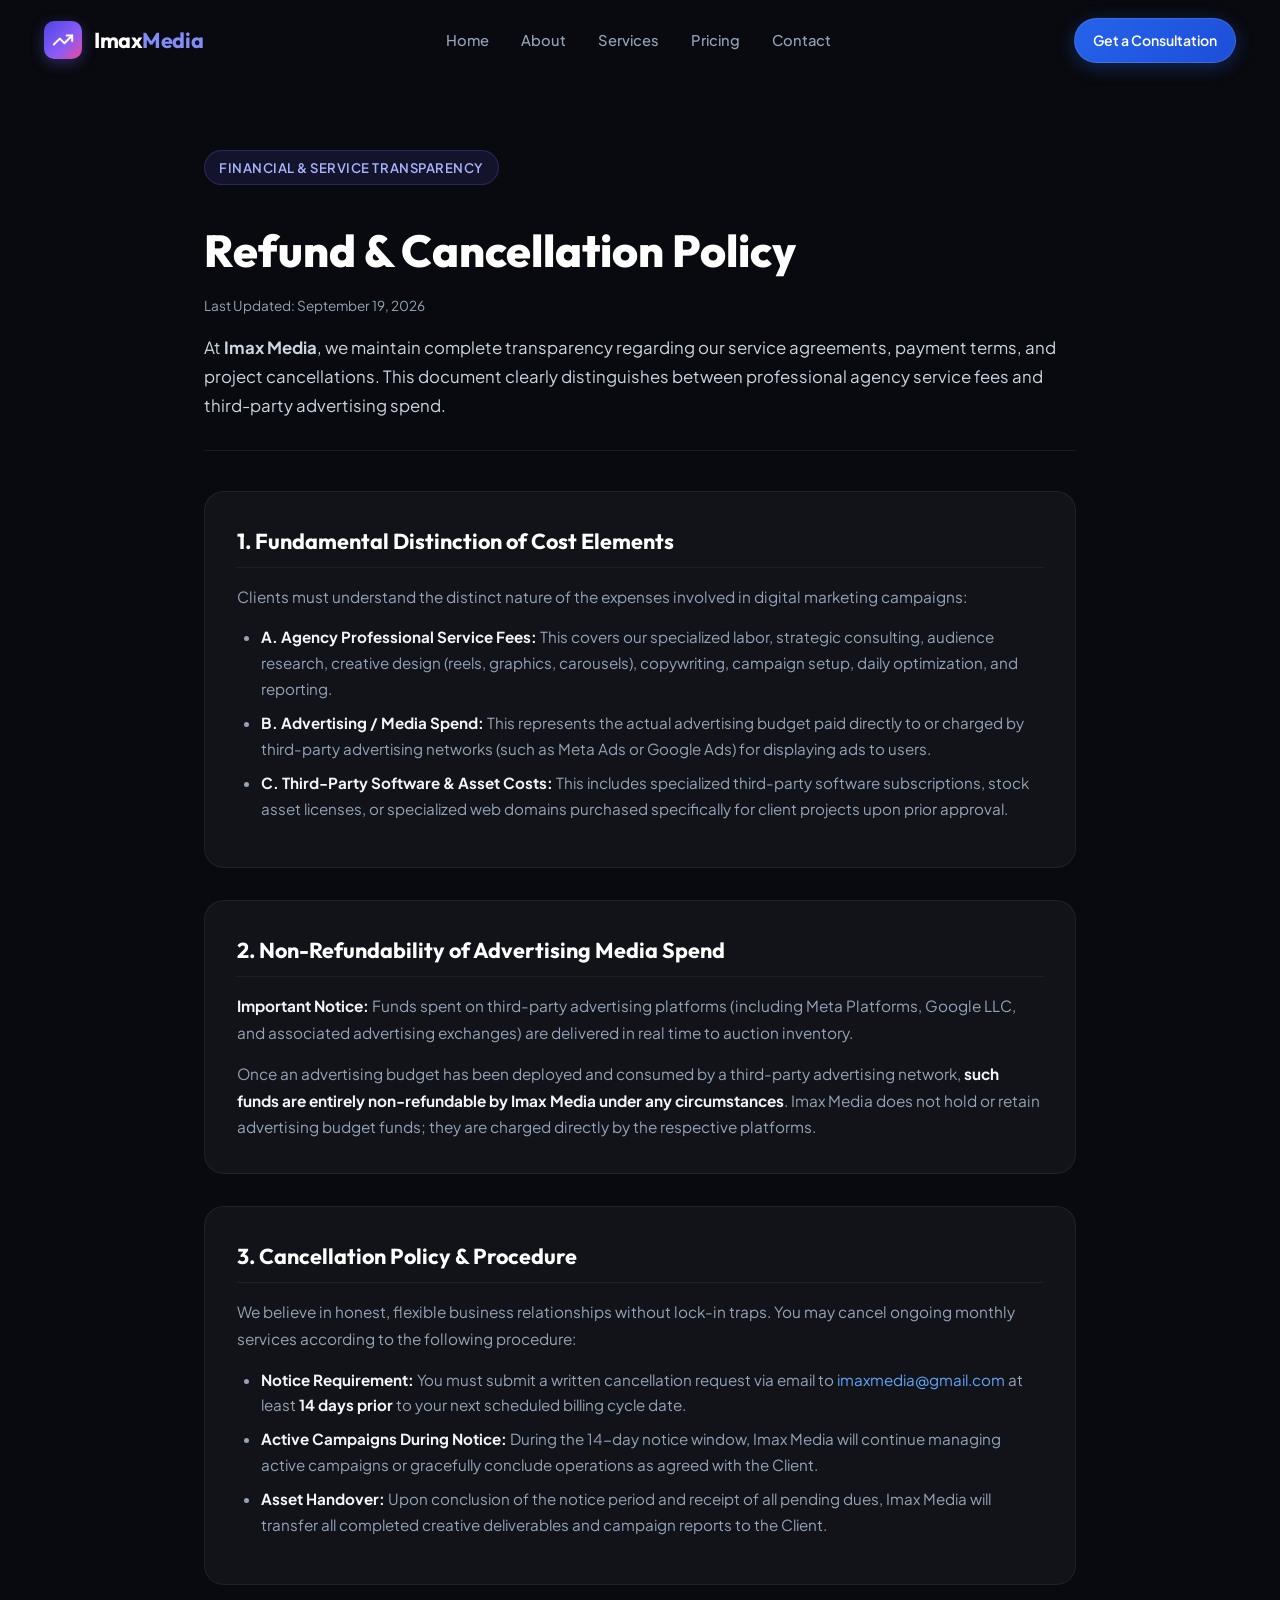
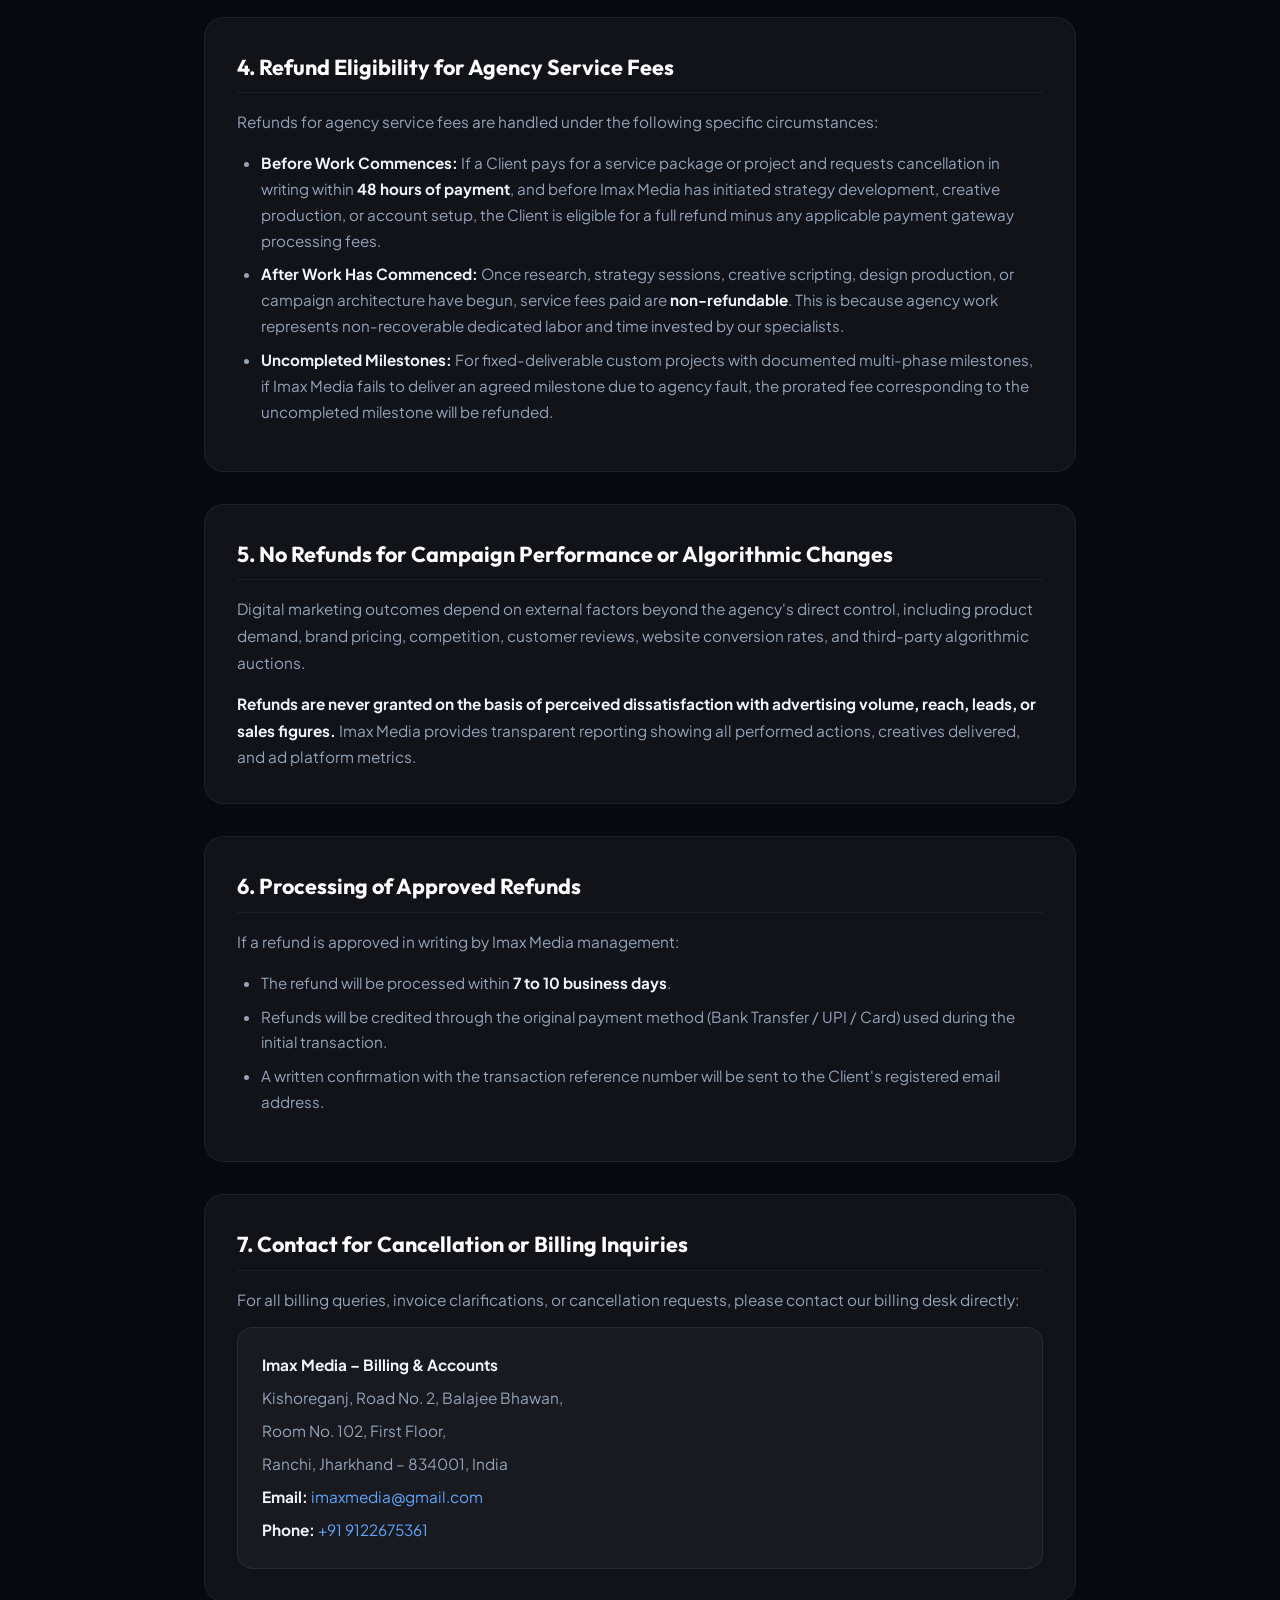
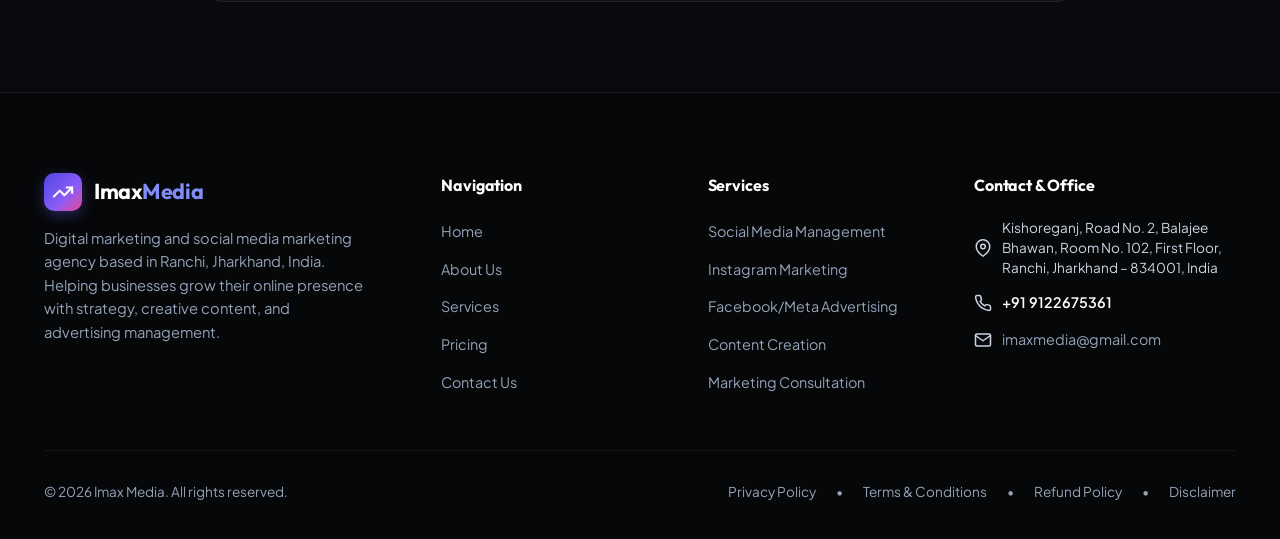
<file: refund-and-cancellation-policy.html>
<!DOCTYPE html>
<html lang="en">
<head>
  <meta charset="UTF-8">
  <meta name="viewport" content="width=device-width, initial-scale=1.0">
  <title>Refund & Cancellation Policy | Imax Media</title>
  <meta name="description" content="Official Refund and Cancellation Policy for Imax Media. Clear details on agency service fees, third-party advertising spend, and cancellation procedures.">
  <link rel="canonical" href="https://www.imaxmedia.online/refund-and-cancellation-policy.html">

  <!-- Google tag (gtag.js) -->
  <script async src="https://www.googletagmanager.com/gtag/js?id=AW-18450549273"></script>
  <script>
    window.dataLayer = window.dataLayer || [];
    function gtag(){dataLayer.push(arguments);}
    gtag('js', new Date());

    gtag('config', 'AW-18450549273');
  </script>

  <!-- Google Fonts -->
  <link rel="preconnect" href="https://fonts.googleapis.com">
  <link rel="preconnect" href="https://fonts.gstatic.com" crossorigin>
  <link href="https://fonts.googleapis.com/css2?family=Outfit:wght@400;500;600;700;800&family=Plus+Jakarta+Sans:wght@400;500;600;700&display=swap" rel="stylesheet">

  <link rel="stylesheet" href="css/styles.css">
  <link rel="icon" href="data:image/svg+xml,<svg xmlns='http://www.w3.org/2000/svg' viewBox='0 0 100 100'><rect width='100' height='100' rx='25' fill='%236366f1'/><path d='M30 70 L50 30 L70 70 Z' fill='none' stroke='white' stroke-width='10' stroke-linecap='round' stroke-linejoin='round'/></svg>">
</head>
<body class="theme-dark">

  <!-- Header -->
  <header class="header">
    <div class="container nav-container">
      <a href="index.html" class="brand-logo" aria-label="Imax Media Home">
        <div class="logo-icon-box">
          <svg viewBox="0 0 24 24" fill="none" stroke="currentColor" stroke-width="2.2" stroke-linecap="round" stroke-linejoin="round">
            <polyline points="22 7 13.5 15.5 8.5 10.5 2 17"></polyline>
            <polyline points="16 7 22 7 22 13"></polyline>
          </svg>
        </div>
        <div class="brand-text">Imax<span>Media</span></div>
      </a>

      <nav aria-label="Main Navigation">
        <ul class="nav-menu">
          <li><a href="index.html" class="nav-link">Home</a></li>
          <li><a href="about.html" class="nav-link">About</a></li>
          <li><a href="services.html" class="nav-link">Services</a></li>
          <li><a href="pricing.html" class="nav-link">Pricing</a></li>
          <li><a href="contact.html" class="nav-link">Contact</a></li>
        </ul>
      </nav>

      <div class="nav-cta-wrap">
        <a href="contact.html" class="btn btn-primary nav-cta-btn">
          Get a Consultation
        </a>
      </div>

      <button class="menu-toggle-btn" id="menuToggleBtn" aria-label="Toggle navigation menu" aria-expanded="false">
        <span></span>
        <span></span>
        <span></span>
      </button>
    </div>
  </header>

  <!-- Mobile Nav Drawer -->
  <div class="mobile-nav-backdrop" id="mobileNavBackdrop"></div>
  <aside class="mobile-nav-drawer" id="mobileNavDrawer">
    <ul class="mobile-nav-links">
      <li><a href="index.html" class="mobile-nav-link">Home</a></li>
      <li><a href="about.html" class="mobile-nav-link">About</a></li>
      <li><a href="services.html" class="mobile-nav-link">Services</a></li>
      <li><a href="pricing.html" class="mobile-nav-link">Pricing</a></li>
      <li><a href="contact.html" class="mobile-nav-link">Contact</a></li>
    </ul>
    <div class="mobile-nav-bottom">
      <a href="contact.html" class="btn btn-primary w-full">Get a Consultation</a>
    </div>
  </aside>

  <!-- Main Legal Container -->
  <main class="legal-page-wrapper">
    <div class="container" style="max-width: 920px; padding-top: 150px; padding-bottom: 90px;">
      
      <div class="legal-header-box">
        <span class="section-badge section-badge-dark">Financial & Service Transparency</span>
        <h1 class="legal-page-title">Refund & Cancellation Policy</h1>
        <p class="legal-last-updated">Last Updated: September 19, 2026</p>
        <p class="legal-intro-lead">
          At <strong>Imax Media</strong>, we maintain complete transparency regarding our service agreements, payment terms, and project cancellations. This document clearly distinguishes between professional agency service fees and third-party advertising spend.
        </p>
      </div>

      <div class="legal-content-body">
        
        <section class="legal-section">
          <h2>1. Fundamental Distinction of Cost Elements</h2>
          <p>Clients must understand the distinct nature of the expenses involved in digital marketing campaigns:</p>
          <ul>
            <li>
              <strong>A. Agency Professional Service Fees:</strong> This covers our specialized labor, strategic consulting, audience research, creative design (reels, graphics, carousels), copywriting, campaign setup, daily optimization, and reporting.
            </li>
            <li>
              <strong>B. Advertising / Media Spend:</strong> This represents the actual advertising budget paid directly to or charged by third-party advertising networks (such as Meta Ads or Google Ads) for displaying ads to users.
            </li>
            <li>
              <strong>C. Third-Party Software & Asset Costs:</strong> This includes specialized third-party software subscriptions, stock asset licenses, or specialized web domains purchased specifically for client projects upon prior approval.
            </li>
          </ul>
        </section>

        <section class="legal-section">
          <h2>2. Non-Refundability of Advertising Media Spend</h2>
          <p>
            <strong>Important Notice:</strong> Funds spent on third-party advertising platforms (including Meta Platforms, Google LLC, and associated advertising exchanges) are delivered in real time to auction inventory.
          </p>
          <p>
            Once an advertising budget has been deployed and consumed by a third-party advertising network, <strong>such funds are entirely non-refundable by Imax Media under any circumstances</strong>. Imax Media does not hold or retain advertising budget funds; they are charged directly by the respective platforms.
          </p>
        </section>

        <section class="legal-section">
          <h2>3. Cancellation Policy & Procedure</h2>
          <p>
            We believe in honest, flexible business relationships without lock-in traps. You may cancel ongoing monthly services according to the following procedure:
          </p>
          <ul>
            <li><strong>Notice Requirement:</strong> You must submit a written cancellation request via email to <a href="mailto:imaxmedia@gmail.com" style="color: #60a5fa;">imaxmedia@gmail.com</a> at least <strong>14 days prior</strong> to your next scheduled billing cycle date.</li>
            <li><strong>Active Campaigns During Notice:</strong> During the 14-day notice window, Imax Media will continue managing active campaigns or gracefully conclude operations as agreed with the Client.</li>
            <li><strong>Asset Handover:</strong> Upon conclusion of the notice period and receipt of all pending dues, Imax Media will transfer all completed creative deliverables and campaign reports to the Client.</li>
          </ul>
        </section>

        <section class="legal-section">
          <h2>4. Refund Eligibility for Agency Service Fees</h2>
          <p>Refunds for agency service fees are handled under the following specific circumstances:</p>
          <ul>
            <li>
              <strong>Before Work Commences:</strong> If a Client pays for a service package or project and requests cancellation in writing within <strong>48 hours of payment</strong>, and before Imax Media has initiated strategy development, creative production, or account setup, the Client is eligible for a full refund minus any applicable payment gateway processing fees.
            </li>
            <li>
              <strong>After Work Has Commenced:</strong> Once research, strategy sessions, creative scripting, design production, or campaign architecture have begun, service fees paid are <strong>non-refundable</strong>. This is because agency work represents non-recoverable dedicated labor and time invested by our specialists.
            </li>
            <li>
              <strong>Uncompleted Milestones:</strong> For fixed-deliverable custom projects with documented multi-phase milestones, if Imax Media fails to deliver an agreed milestone due to agency fault, the prorated fee corresponding to the uncompleted milestone will be refunded.
            </li>
          </ul>
        </section>

        <section class="legal-section">
          <h2>5. No Refunds for Campaign Performance or Algorithmic Changes</h2>
          <p>
            Digital marketing outcomes depend on external factors beyond the agency's direct control, including product demand, brand pricing, competition, customer reviews, website conversion rates, and third-party algorithmic auctions.
          </p>
          <p>
            <strong>Refunds are never granted on the basis of perceived dissatisfaction with advertising volume, reach, leads, or sales figures.</strong> Imax Media provides transparent reporting showing all performed actions, creatives delivered, and ad platform metrics.
          </p>
        </section>

        <section class="legal-section">
          <h2>6. Processing of Approved Refunds</h2>
          <p>
            If a refund is approved in writing by Imax Media management:
          </p>
          <ul>
            <li>The refund will be processed within <strong>7 to 10 business days</strong>.</li>
            <li>Refunds will be credited through the original payment method (Bank Transfer / UPI / Card) used during the initial transaction.</li>
            <li>A written confirmation with the transaction reference number will be sent to the Client's registered email address.</li>
          </ul>
        </section>

        <section class="legal-section">
          <h2>7. Contact for Cancellation or Billing Inquiries</h2>
          <p>For all billing queries, invoice clarifications, or cancellation requests, please contact our billing desk directly:</p>
          <div class="legal-contact-card">
            <p><strong>Imax Media – Billing & Accounts</strong></p>
            <p>Kishoreganj, Road No. 2, Balajee Bhawan,</p>
            <p>Room No. 102, First Floor,</p>
            <p>Ranchi, Jharkhand – 834001, India</p>
            <p><strong>Email:</strong> <a href="mailto:imaxmedia@gmail.com" style="color: #60a5fa;">imaxmedia@gmail.com</a></p>
            <p><strong>Phone:</strong> <a href="tel:+919122675361" style="color: #60a5fa;">+91 9122675361</a></p>
          </div>
        </section>

      </div>
    </div>
  </main>

  <!-- Footer -->
  <footer class="footer">
    <div class="container">
      <div class="footer-top-grid">
        <div class="footer-brand-col">
          <a href="index.html" class="brand-logo" aria-label="Imax Media Home">
            <div class="logo-icon-box">
              <svg viewBox="0 0 24 24" fill="none" stroke="currentColor" stroke-width="2.2" stroke-linecap="round" stroke-linejoin="round">
                <polyline points="22 7 13.5 15.5 8.5 10.5 2 17"></polyline>
                <polyline points="16 7 22 7 22 13"></polyline>
              </svg>
            </div>
            <div class="brand-text">Imax<span>Media</span></div>
          </a>
          <p>
            Digital marketing and social media marketing agency based in Ranchi, Jharkhand, India. Helping businesses grow their online presence with strategy, creative content, and advertising management.
          </p>
        </div>

        <div>
          <h4 class="footer-col-title">Navigation</h4>
          <ul class="footer-links-list">
            <li class="footer-link-item"><a href="index.html">Home</a></li>
            <li class="footer-link-item"><a href="about.html">About Us</a></li>
            <li class="footer-link-item"><a href="services.html">Services</a></li>
            <li class="footer-link-item"><a href="pricing.html">Pricing</a></li>
            <li class="footer-link-item"><a href="contact.html">Contact Us</a></li>
          </ul>
        </div>

        <div>
          <h4 class="footer-col-title">Services</h4>
          <ul class="footer-links-list">
            <li class="footer-link-item"><a href="services.html#smm">Social Media Management</a></li>
            <li class="footer-link-item"><a href="services.html#instagram">Instagram Marketing</a></li>
            <li class="footer-link-item"><a href="services.html#meta-ads">Facebook/Meta Advertising</a></li>
            <li class="footer-link-item"><a href="services.html#content">Content Creation</a></li>
            <li class="footer-link-item"><a href="services.html#consulting">Marketing Consultation</a></li>
          </ul>
        </div>

        <div>
          <h4 class="footer-col-title">Contact & Office</h4>
          <div class="footer-contact-item">
            <svg viewBox="0 0 24 24" fill="none" stroke="currentColor" stroke-width="2" stroke-linecap="round" stroke-linejoin="round" style="color: var(--primary-accent); flex-shrink: 0;">
              <path d="M21 10c0 7-9 13-9 13s-9-6-9-13a9 9 0 0 1 18 0z"></path>
              <circle cx="12" cy="10" r="3"></circle>
            </svg>
            <div style="font-size: 0.85rem; color: #cbd5e1; line-height: 1.45;">
              Kishoreganj, Road No. 2, Balajee Bhawan, Room No. 102, First Floor, Ranchi, Jharkhand – 834001, India
            </div>
          </div>
          <div class="footer-contact-item" style="margin-top: 10px;">
            <svg viewBox="0 0 24 24" fill="none" stroke="currentColor" stroke-width="2" stroke-linecap="round" stroke-linejoin="round" style="color: var(--primary-accent); flex-shrink: 0;">
              <path d="M22 16.92v3a2 2 0 0 1-2.18 2 19.79 19.79 0 0 1-8.63-3.07 19.5 19.5 0 0 1-6-6 19.79 19.79 0 0 1-3.07-8.67A2 2 0 0 1 4.11 2h3a2 2 0 0 1 2 1.72 12.84 12.84 0 0 0 .7 2.81 2 2 0 0 1-.45 2.11L8.09 9.91a16 16 0 0 0 6 6l1.27-1.27a2 2 0 0 1 2.11-.45 12.84 12.84 0 0 0 2.81.7A2 2 0 0 1 22 16.92z"></path>
            </svg>
            <div>
              <a href="tel:+919122675361" style="color: #ffffff; font-weight: 600; text-decoration: none;">+91 9122675361</a>
            </div>
          </div>
          <div class="footer-contact-item" style="margin-top: 10px;">
            <svg viewBox="0 0 24 24" fill="none" stroke="currentColor" stroke-width="2" stroke-linecap="round" stroke-linejoin="round" style="color: var(--primary-accent); flex-shrink: 0;">
              <path d="M4 4h16c1.1 0 2 .9 2 2v12c0 1.1-.9 2-2 2H4c-1.1 0-2-.9-2-2V6c0-1.1.9-2 2-2z"></path>
              <polyline points="22,6 12,13 2,6"></polyline>
            </svg>
            <div>
              <a href="mailto:imaxmedia@gmail.com" style="color: #94a3b8; text-decoration: none;">imaxmedia@gmail.com</a>
            </div>
          </div>
        </div>
      </div>

      <div class="footer-bottom-bar">
        <div>© 2026 Imax Media. All rights reserved.</div>
        <div class="footer-legal-links">
          <a href="privacy-policy.html" class="legal-btn">Privacy Policy</a>
          <span>•</span>
          <a href="terms-and-conditions.html" class="legal-btn">Terms & Conditions</a>
          <span>•</span>
          <a href="refund-and-cancellation-policy.html" class="legal-btn">Refund Policy</a>
          <span>•</span>
          <a href="disclaimer.html" class="legal-btn">Disclaimer</a>
        </div>
      </div>
    </div>
  </footer>

  <script src="js/main.js"></script>
</body>
</html>
</file>
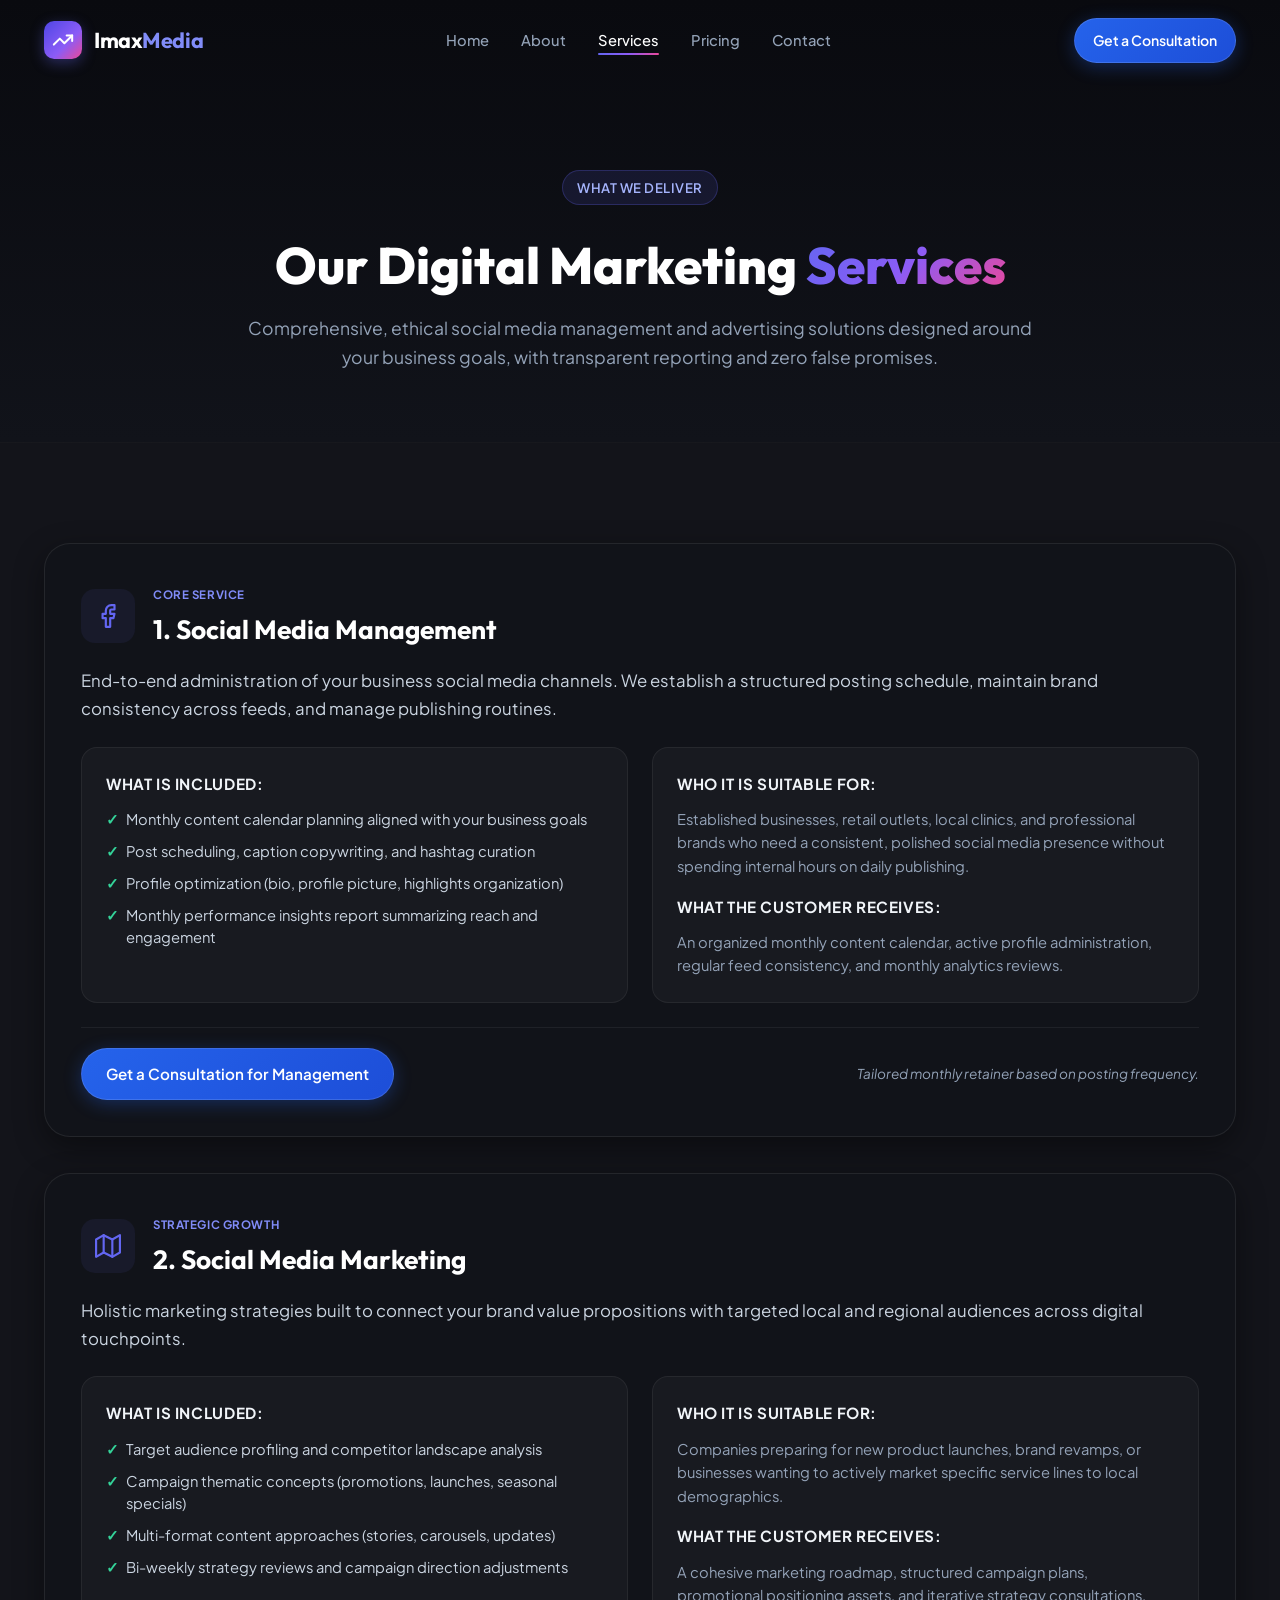
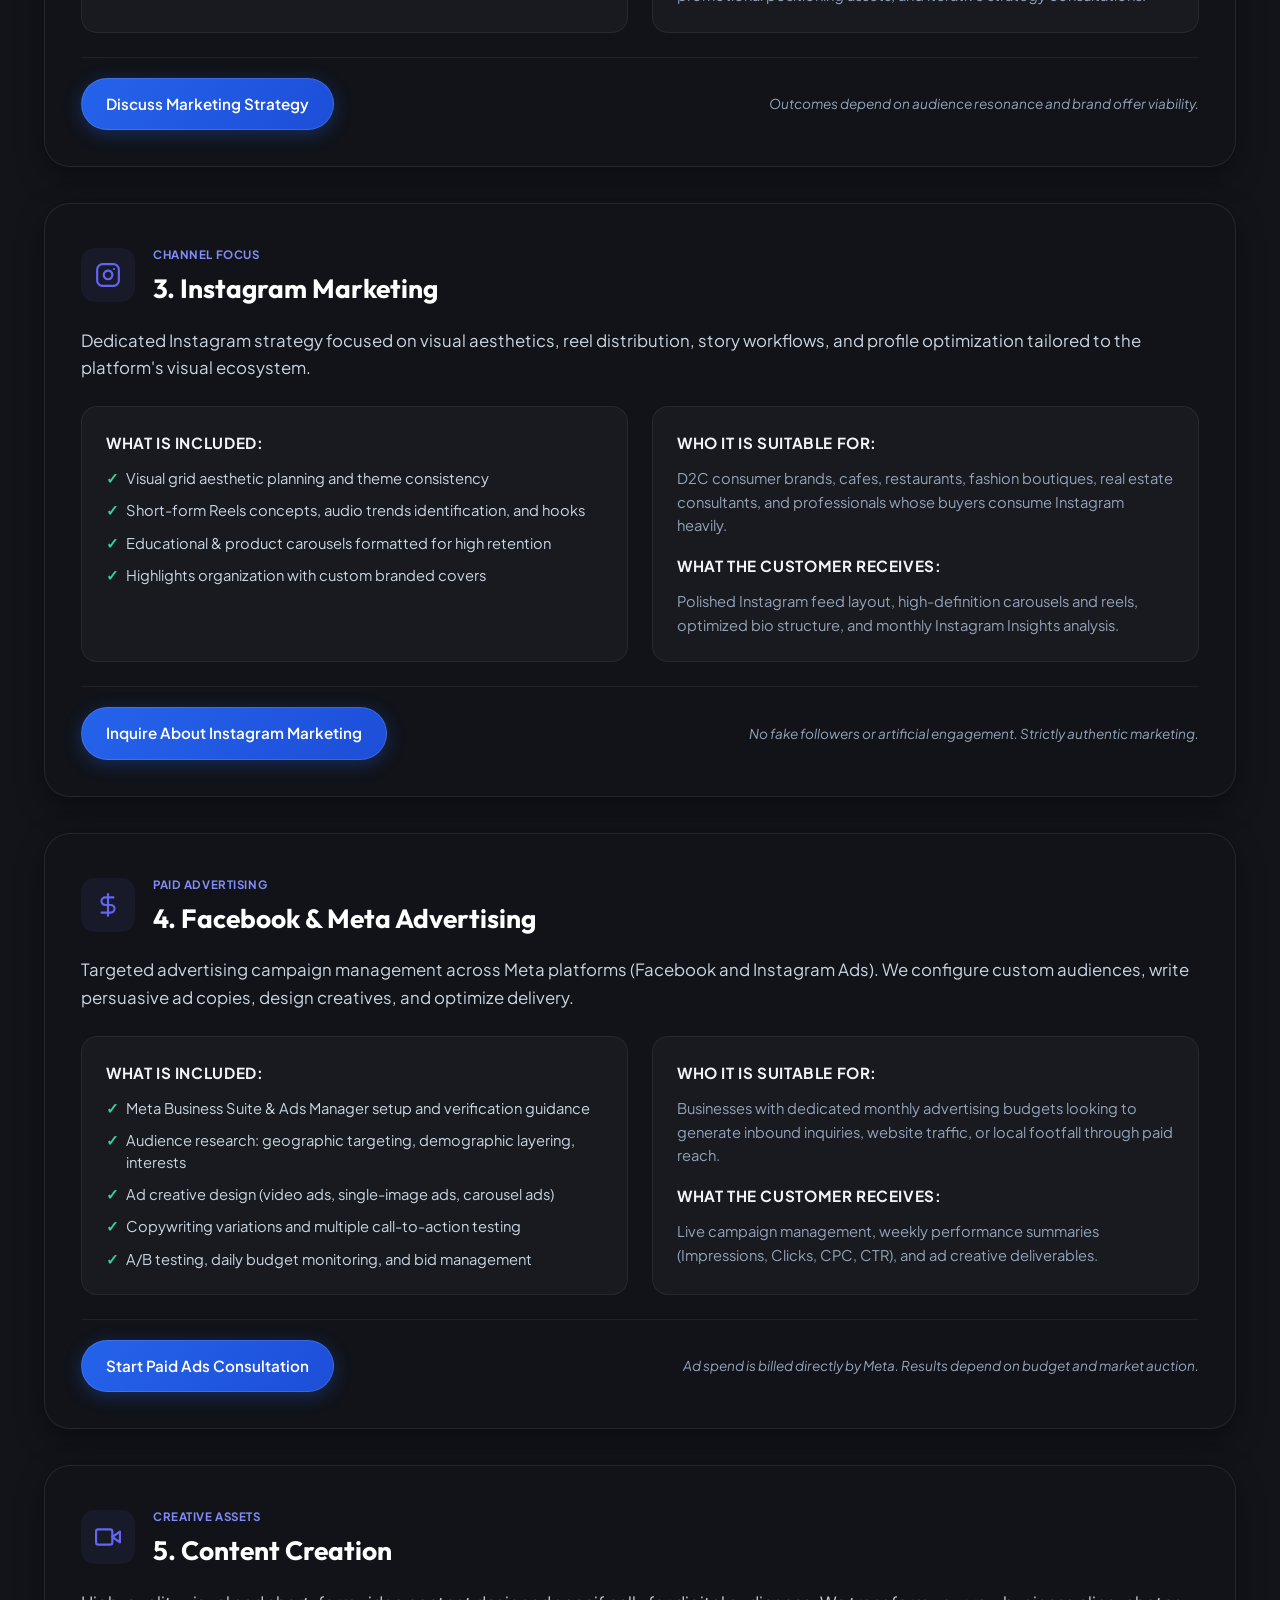
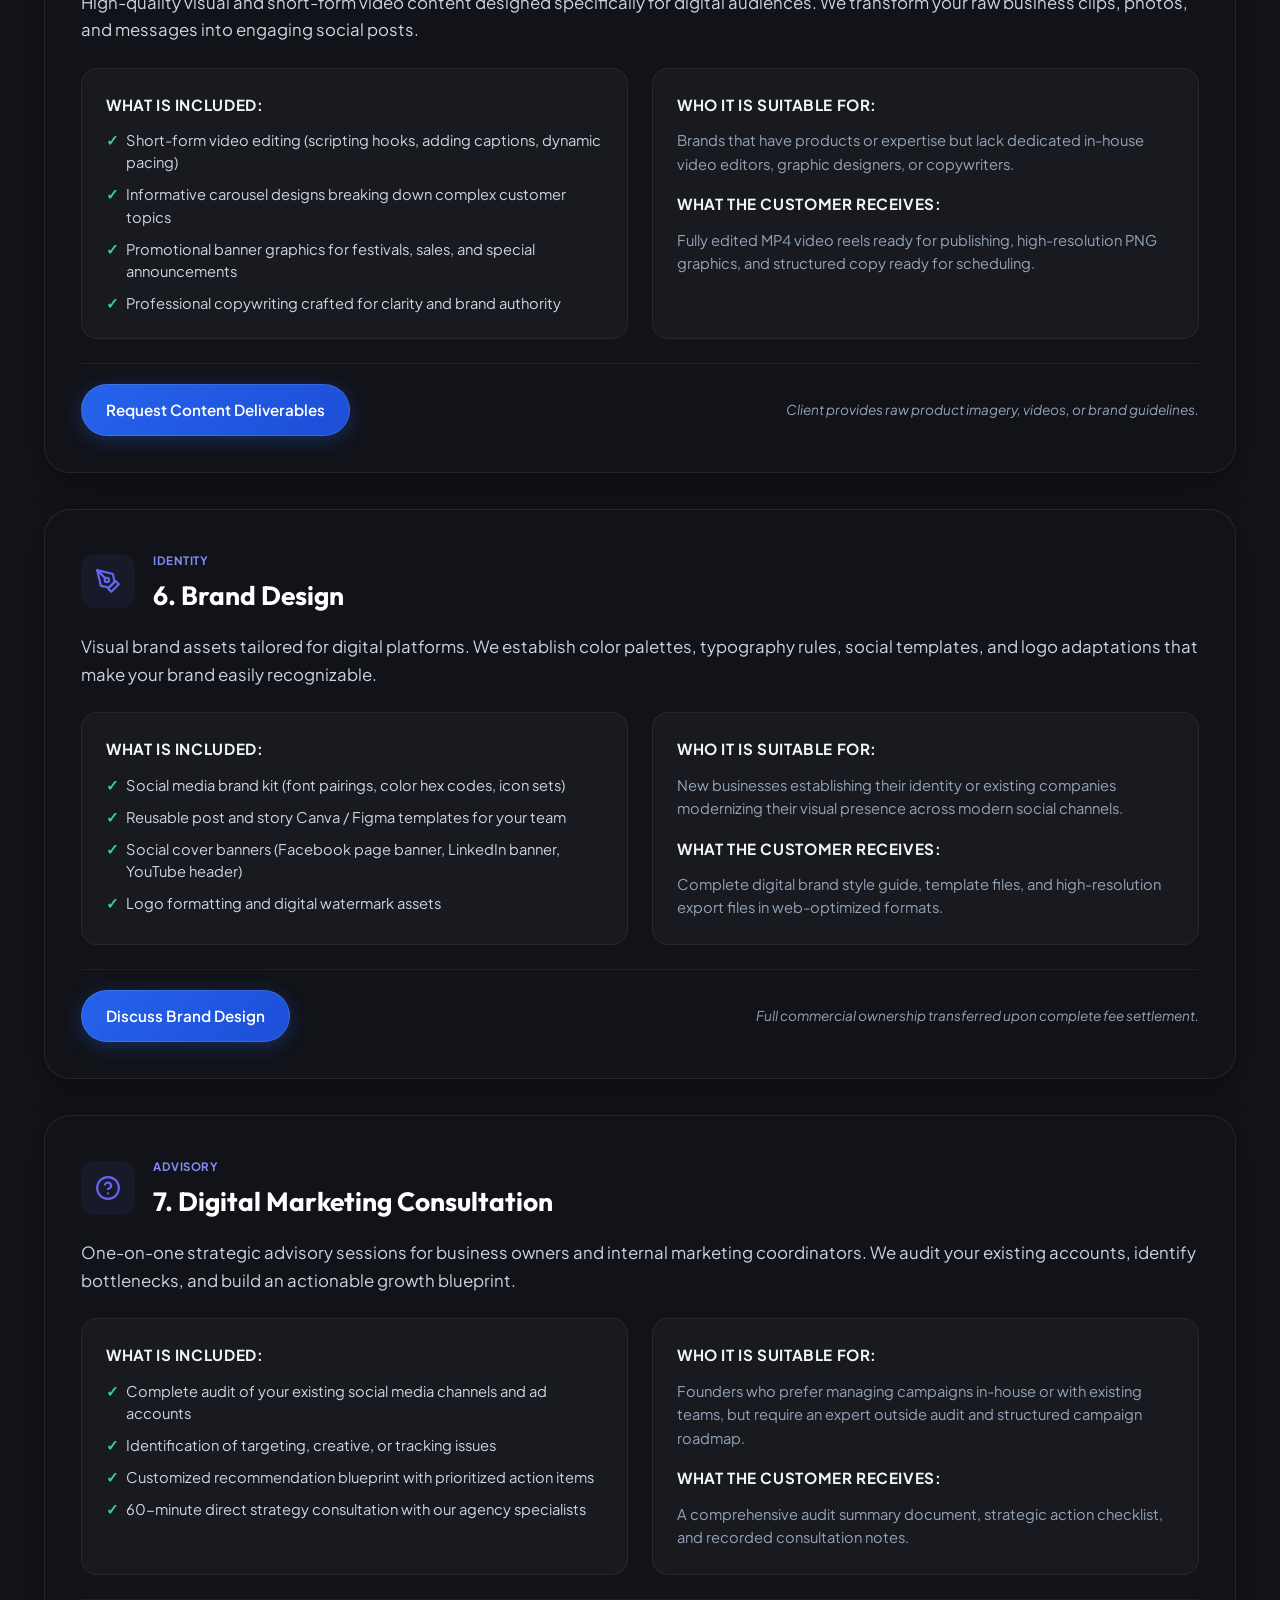
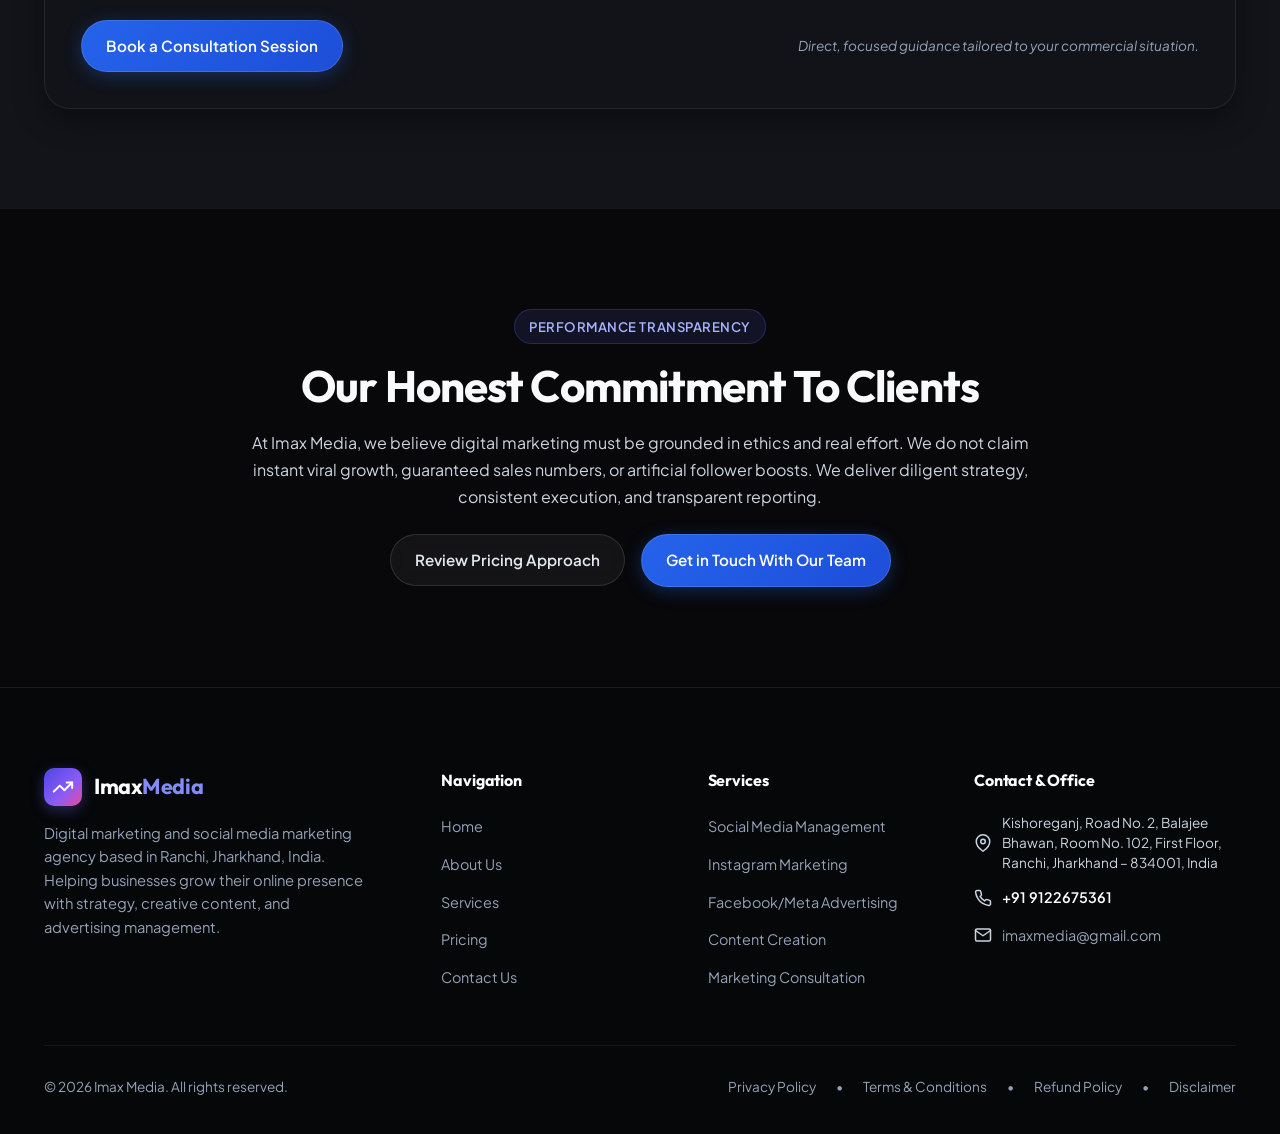
<file: services.html>
<!DOCTYPE html>
<html lang="en">
<head>
  <meta charset="UTF-8">
  <meta name="viewport" content="width=device-width, initial-scale=1.0">
  <title>Services | Imax Media - Social Media & Digital Marketing Agency</title>
  <meta name="description" content="Explore professional digital marketing services by Imax Media in Ranchi, Jharkhand. Social Media Management, Instagram Marketing, Meta Advertising, Content Creation, Brand Design, and Consultation.">
  <link rel="canonical" href="https://www.imaxmedia.online/services.html">

  <!-- Google tag (gtag.js) -->
  <script async src="https://www.googletagmanager.com/gtag/js?id=AW-18450549273"></script>
  <script>
    window.dataLayer = window.dataLayer || [];
    function gtag(){dataLayer.push(arguments);}
    gtag('js', new Date());

    gtag('config', 'AW-18450549273');
  </script>

  <!-- Google Fonts -->
  <link rel="preconnect" href="https://fonts.googleapis.com">
  <link rel="preconnect" href="https://fonts.gstatic.com" crossorigin>
  <link href="https://fonts.googleapis.com/css2?family=Outfit:wght@400;500;600;700;800&family=Plus+Jakarta+Sans:wght@400;500;600;700&display=swap" rel="stylesheet">

  <link rel="stylesheet" href="css/styles.css">
  <link rel="icon" href="data:image/svg+xml,<svg xmlns='http://www.w3.org/2000/svg' viewBox='0 0 100 100'><rect width='100' height='100' rx='25' fill='%236366f1'/><path d='M30 70 L50 30 L70 70 Z' fill='none' stroke='white' stroke-width='10' stroke-linecap='round' stroke-linejoin='round'/></svg>">
</head>
<body class="theme-dark">

  <!-- Header -->
  <header class="header">
    <div class="container nav-container">
      <a href="index.html" class="brand-logo" aria-label="Imax Media Home">
        <div class="logo-icon-box">
          <svg viewBox="0 0 24 24" fill="none" stroke="currentColor" stroke-width="2.2" stroke-linecap="round" stroke-linejoin="round">
            <polyline points="22 7 13.5 15.5 8.5 10.5 2 17"></polyline>
            <polyline points="16 7 22 7 22 13"></polyline>
          </svg>
        </div>
        <div class="brand-text">Imax<span>Media</span></div>
      </a>

      <nav aria-label="Main Navigation">
        <ul class="nav-menu">
          <li><a href="index.html" class="nav-link">Home</a></li>
          <li><a href="about.html" class="nav-link">About</a></li>
          <li><a href="services.html" class="nav-link active">Services</a></li>
          <li><a href="pricing.html" class="nav-link">Pricing</a></li>
          <li><a href="contact.html" class="nav-link">Contact</a></li>
        </ul>
      </nav>

      <div class="nav-cta-wrap">
        <a href="contact.html" class="btn btn-primary nav-cta-btn">
          Get a Consultation
        </a>
      </div>

      <button class="menu-toggle-btn" id="menuToggleBtn" aria-label="Toggle navigation menu" aria-expanded="false">
        <span></span>
        <span></span>
        <span></span>
      </button>
    </div>
  </header>

  <!-- Mobile Nav Drawer -->
  <div class="mobile-nav-backdrop" id="mobileNavBackdrop"></div>
  <aside class="mobile-nav-drawer" id="mobileNavDrawer">
    <ul class="mobile-nav-links">
      <li><a href="index.html" class="mobile-nav-link">Home</a></li>
      <li><a href="about.html" class="mobile-nav-link">About</a></li>
      <li><a href="services.html" class="mobile-nav-link">Services</a></li>
      <li><a href="pricing.html" class="mobile-nav-link">Pricing</a></li>
      <li><a href="contact.html" class="mobile-nav-link">Contact</a></li>
    </ul>
    <div class="mobile-nav-bottom">
      <a href="contact.html" class="btn btn-primary w-full">Get a Consultation</a>
    </div>
  </aside>

  <main>
    <!-- Page Hero Banner -->
    <section class="page-hero-section">
      <div class="container">
        <div class="page-hero-content">
          <span class="section-badge section-badge-dark">What We Deliver</span>
          <h1 class="page-hero-title">Our Digital Marketing <span class="text-gradient">Services</span></h1>
          <p class="page-hero-subtitle">
            Comprehensive, ethical social media management and advertising solutions designed around your business goals, with transparent reporting and zero false promises.
          </p>
        </div>
      </div>
    </section>

    <!-- Services Detailed Breakdown -->
    <section class="section-padding theme-dark-alt">
      <div class="container">
        <div class="services-detail-stack">

          <!-- Service 1: Social Media Management -->
          <article class="service-detail-card" id="smm">
            <div class="service-detail-header">
              <div class="service-icon-box" style="margin-bottom: 0;">
                <svg viewBox="0 0 24 24" fill="none" stroke="currentColor" stroke-width="2" stroke-linecap="round" stroke-linejoin="round">
                  <path d="M18 2h-3a5 5 0 0 0-5 5v3H7v4h3v8h4v-8h3l1-4h-4V7a1 1 0 0 1 1-1h3z"></path>
                </svg>
              </div>
              <div>
                <span class="service-category-tag">Core Service</span>
                <h2 class="service-detail-title">1. Social Media Management</h2>
              </div>
            </div>
            
            <p class="service-detail-desc">
              End-to-end administration of your business social media channels. We establish a structured posting schedule, maintain brand consistency across feeds, and manage publishing routines.
            </p>

            <div class="service-grid-two-col">
              <div class="service-info-subcard">
                <h3>What is Included:</h3>
                <ul>
                  <li>Monthly content calendar planning aligned with your business goals</li>
                  <li>Post scheduling, caption copywriting, and hashtag curation</li>
                  <li>Profile optimization (bio, profile picture, highlights organization)</li>
                  <li>Monthly performance insights report summarizing reach and engagement</li>
                </ul>
              </div>
              <div class="service-info-subcard">
                <h3>Who It Is Suitable For:</h3>
                <p>
                  Established businesses, retail outlets, local clinics, and professional brands who need a consistent, polished social media presence without spending internal hours on daily publishing.
                </p>
                <h3 style="margin-top: 16px;">What the Customer Receives:</h3>
                <p>
                  An organized monthly content calendar, active profile administration, regular feed consistency, and monthly analytics reviews.
                </p>
              </div>
            </div>

            <div class="service-card-cta-bar">
              <a href="contact.html" class="btn btn-primary">Get a Consultation for Management</a>
              <span class="service-notice-inline">Tailored monthly retainer based on posting frequency.</span>
            </div>
          </article>

          <!-- Service 2: Social Media Marketing -->
          <article class="service-detail-card" id="smm-strategy">
            <div class="service-detail-header">
              <div class="service-icon-box" style="margin-bottom: 0;">
                <svg viewBox="0 0 24 24" fill="none" stroke="currentColor" stroke-width="2" stroke-linecap="round" stroke-linejoin="round">
                  <polygon points="1 6 1 22 8 18 16 22 23 18 23 2 16 6 8 2 1 6"></polygon>
                  <line x1="8" y1="2" x2="8" y2="18"></line>
                  <line x1="16" y1="6" x2="16" y2="22"></line>
                </svg>
              </div>
              <div>
                <span class="service-category-tag">Strategic Growth</span>
                <h2 class="service-detail-title">2. Social Media Marketing</h2>
              </div>
            </div>
            
            <p class="service-detail-desc">
              Holistic marketing strategies built to connect your brand value propositions with targeted local and regional audiences across digital touchpoints.
            </p>

            <div class="service-grid-two-col">
              <div class="service-info-subcard">
                <h3>What is Included:</h3>
                <ul>
                  <li>Target audience profiling and competitor landscape analysis</li>
                  <li>Campaign thematic concepts (promotions, launches, seasonal specials)</li>
                  <li>Multi-format content approaches (stories, carousels, updates)</li>
                  <li>Bi-weekly strategy reviews and campaign direction adjustments</li>
                </ul>
              </div>
              <div class="service-info-subcard">
                <h3>Who It Is Suitable For:</h3>
                <p>
                  Companies preparing for new product launches, brand revamps, or businesses wanting to actively market specific service lines to local demographics.
                </p>
                <h3 style="margin-top: 16px;">What the Customer Receives:</h3>
                <p>
                  A cohesive marketing roadmap, structured campaign plans, promotional positioning assets, and iterative strategy consultations.
                </p>
              </div>
            </div>

            <div class="service-card-cta-bar">
              <a href="contact.html" class="btn btn-primary">Discuss Marketing Strategy</a>
              <span class="service-notice-inline">Outcomes depend on audience resonance and brand offer viability.</span>
            </div>
          </article>

          <!-- Service 3: Instagram Marketing -->
          <article class="service-detail-card" id="instagram">
            <div class="service-detail-header">
              <div class="service-icon-box" style="margin-bottom: 0;">
                <svg viewBox="0 0 24 24" fill="none" stroke="currentColor" stroke-width="2" stroke-linecap="round" stroke-linejoin="round">
                  <rect x="2" y="2" width="20" height="20" rx="5" ry="5"></rect>
                  <path d="M16 11.37A4 4 0 1 1 12.63 8 4 4 0 0 1 16 11.37z"></path>
                  <line x1="17.5" y1="6.5" x2="17.51" y2="6.5"></line>
                </svg>
              </div>
              <div>
                <span class="service-category-tag">Channel Focus</span>
                <h2 class="service-detail-title">3. Instagram Marketing</h2>
              </div>
            </div>
            
            <p class="service-detail-desc">
              Dedicated Instagram strategy focused on visual aesthetics, reel distribution, story workflows, and profile optimization tailored to the platform's visual ecosystem.
            </p>

            <div class="service-grid-two-col">
              <div class="service-info-subcard">
                <h3>What is Included:</h3>
                <ul>
                  <li>Visual grid aesthetic planning and theme consistency</li>
                  <li>Short-form Reels concepts, audio trends identification, and hooks</li>
                  <li>Educational & product carousels formatted for high retention</li>
                  <li>Highlights organization with custom branded covers</li>
                </ul>
              </div>
              <div class="service-info-subcard">
                <h3>Who It Is Suitable For:</h3>
                <p>
                  D2C consumer brands, cafes, restaurants, fashion boutiques, real estate consultants, and professionals whose buyers consume Instagram heavily.
                </p>
                <h3 style="margin-top: 16px;">What the Customer Receives:</h3>
                <p>
                  Polished Instagram feed layout, high-definition carousels and reels, optimized bio structure, and monthly Instagram Insights analysis.
                </p>
              </div>
            </div>

            <div class="service-card-cta-bar">
              <a href="contact.html" class="btn btn-primary">Inquire About Instagram Marketing</a>
              <span class="service-notice-inline">No fake followers or artificial engagement. Strictly authentic marketing.</span>
            </div>
          </article>

          <!-- Service 4: Facebook/Meta Advertising -->
          <article class="service-detail-card" id="meta-ads">
            <div class="service-detail-header">
              <div class="service-icon-box" style="margin-bottom: 0;">
                <svg viewBox="0 0 24 24" fill="none" stroke="currentColor" stroke-width="2" stroke-linecap="round" stroke-linejoin="round">
                  <path d="M12 2v20M17 5H9.5a3.5 3.5 0 0 0 0 7h5a3.5 3.5 0 0 1 0 7H6"></path>
                </svg>
              </div>
              <div>
                <span class="service-category-tag">Paid Advertising</span>
                <h2 class="service-detail-title">4. Facebook & Meta Advertising</h2>
              </div>
            </div>
            
            <p class="service-detail-desc">
              Targeted advertising campaign management across Meta platforms (Facebook and Instagram Ads). We configure custom audiences, write persuasive ad copies, design creatives, and optimize delivery.
            </p>

            <div class="service-grid-two-col">
              <div class="service-info-subcard">
                <h3>What is Included:</h3>
                <ul>
                  <li>Meta Business Suite & Ads Manager setup and verification guidance</li>
                  <li>Audience research: geographic targeting, demographic layering, interests</li>
                  <li>Ad creative design (video ads, single-image ads, carousel ads)</li>
                  <li>Copywriting variations and multiple call-to-action testing</li>
                  <li>A/B testing, daily budget monitoring, and bid management</li>
                </ul>
              </div>
              <div class="service-info-subcard">
                <h3>Who It Is Suitable For:</h3>
                <p>
                  Businesses with dedicated monthly advertising budgets looking to generate inbound inquiries, website traffic, or local footfall through paid reach.
                </p>
                <h3 style="margin-top: 16px;">What the Customer Receives:</h3>
                <p>
                  Live campaign management, weekly performance summaries (Impressions, Clicks, CPC, CTR), and ad creative deliverables.
                </p>
              </div>
            </div>

            <div class="service-card-cta-bar">
              <a href="contact.html" class="btn btn-primary">Start Paid Ads Consultation</a>
              <span class="service-notice-inline">Ad spend is billed directly by Meta. Results depend on budget and market auction.</span>
            </div>
          </article>

          <!-- Service 5: Content Creation -->
          <article class="service-detail-card" id="content">
            <div class="service-detail-header">
              <div class="service-icon-box" style="margin-bottom: 0;">
                <svg viewBox="0 0 24 24" fill="none" stroke="currentColor" stroke-width="2" stroke-linecap="round" stroke-linejoin="round">
                  <polygon points="23 7 16 12 23 17 23 7"></polygon>
                  <rect x="1" y="5" width="15" height="14" rx="2" ry="2"></rect>
                </svg>
              </div>
              <div>
                <span class="service-category-tag">Creative Assets</span>
                <h2 class="service-detail-title">5. Content Creation</h2>
              </div>
            </div>
            
            <p class="service-detail-desc">
              High-quality visual and short-form video content designed specifically for digital audiences. We transform your raw business clips, photos, and messages into engaging social posts.
            </p>

            <div class="service-grid-two-col">
              <div class="service-info-subcard">
                <h3>What is Included:</h3>
                <ul>
                  <li>Short-form video editing (scripting hooks, adding captions, dynamic pacing)</li>
                  <li>Informative carousel designs breaking down complex customer topics</li>
                  <li>Promotional banner graphics for festivals, sales, and special announcements</li>
                  <li>Professional copywriting crafted for clarity and brand authority</li>
                </ul>
              </div>
              <div class="service-info-subcard">
                <h3>Who It Is Suitable For:</h3>
                <p>
                  Brands that have products or expertise but lack dedicated in-house video editors, graphic designers, or copywriters.
                </p>
                <h3 style="margin-top: 16px;">What the Customer Receives:</h3>
                <p>
                  Fully edited MP4 video reels ready for publishing, high-resolution PNG graphics, and structured copy ready for scheduling.
                </p>
              </div>
            </div>

            <div class="service-card-cta-bar">
              <a href="contact.html" class="btn btn-primary">Request Content Deliverables</a>
              <span class="service-notice-inline">Client provides raw product imagery, videos, or brand guidelines.</span>
            </div>
          </article>

          <!-- Service 6: Brand Design -->
          <article class="service-detail-card" id="branding">
            <div class="service-detail-header">
              <div class="service-icon-box" style="margin-bottom: 0;">
                <svg viewBox="0 0 24 24" fill="none" stroke="currentColor" stroke-width="2" stroke-linecap="round" stroke-linejoin="round">
                  <path d="M12 19l7-7 3 3-7 7-3-3z"></path>
                  <path d="M18 13l-1.5-7.5L2 2l3.5 14.5L13 18l5-5z"></path>
                  <path d="M2 2l7.586 7.586"></path>
                  <circle cx="11" cy="11" r="2"></circle>
                </svg>
              </div>
              <div>
                <span class="service-category-tag">Identity</span>
                <h2 class="service-detail-title">6. Brand Design</h2>
              </div>
            </div>
            
            <p class="service-detail-desc">
              Visual brand assets tailored for digital platforms. We establish color palettes, typography rules, social templates, and logo adaptations that make your brand easily recognizable.
            </p>

            <div class="service-grid-two-col">
              <div class="service-info-subcard">
                <h3>What is Included:</h3>
                <ul>
                  <li>Social media brand kit (font pairings, color hex codes, icon sets)</li>
                  <li>Reusable post and story Canva / Figma templates for your team</li>
                  <li>Social cover banners (Facebook page banner, LinkedIn banner, YouTube header)</li>
                  <li>Logo formatting and digital watermark assets</li>
                </ul>
              </div>
              <div class="service-info-subcard">
                <h3>Who It Is Suitable For:</h3>
                <p>
                  New businesses establishing their identity or existing companies modernizing their visual presence across modern social channels.
                </p>
                <h3 style="margin-top: 16px;">What the Customer Receives:</h3>
                <p>
                  Complete digital brand style guide, template files, and high-resolution export files in web-optimized formats.
                </p>
              </div>
            </div>

            <div class="service-card-cta-bar">
              <a href="contact.html" class="btn btn-primary">Discuss Brand Design</a>
              <span class="service-notice-inline">Full commercial ownership transferred upon complete fee settlement.</span>
            </div>
          </article>

          <!-- Service 7: Digital Marketing Consultation -->
          <article class="service-detail-card" id="consulting">
            <div class="service-detail-header">
              <div class="service-icon-box" style="margin-bottom: 0;">
                <svg viewBox="0 0 24 24" fill="none" stroke="currentColor" stroke-width="2" stroke-linecap="round" stroke-linejoin="round">
                  <circle cx="12" cy="12" r="10"></circle>
                  <path d="M9.09 9a3 3 0 0 1 5.83 1c0 2-3 3-3 3"></path>
                  <line x1="12" y1="17" x2="12.01" y2="17"></line>
                </svg>
              </div>
              <div>
                <span class="service-category-tag">Advisory</span>
                <h2 class="service-detail-title">7. Digital Marketing Consultation</h2>
              </div>
            </div>
            
            <p class="service-detail-desc">
              One-on-one strategic advisory sessions for business owners and internal marketing coordinators. We audit your existing accounts, identify bottlenecks, and build an actionable growth blueprint.
            </p>

            <div class="service-grid-two-col">
              <div class="service-info-subcard">
                <h3>What is Included:</h3>
                <ul>
                  <li>Complete audit of your existing social media channels and ad accounts</li>
                  <li>Identification of targeting, creative, or tracking issues</li>
                  <li>Customized recommendation blueprint with prioritized action items</li>
                  <li>60-minute direct strategy consultation with our agency specialists</li>
                </ul>
              </div>
              <div class="service-info-subcard">
                <h3>Who It Is Suitable For:</h3>
                <p>
                  Founders who prefer managing campaigns in-house or with existing teams, but require an expert outside audit and structured campaign roadmap.
                </p>
                <h3 style="margin-top: 16px;">What the Customer Receives:</h3>
                <p>
                  A comprehensive audit summary document, strategic action checklist, and recorded consultation notes.
                </p>
              </div>
            </div>

            <div class="service-card-cta-bar">
              <a href="contact.html" class="btn btn-primary">Book a Consultation Session</a>
              <span class="service-notice-inline">Direct, focused guidance tailored to your commercial situation.</span>
            </div>
          </article>

        </div>
      </div>
    </section>

    <!-- Transparent Policy Callout -->
    <section class="section-padding theme-dark">
      <div class="container" style="max-width: 860px; text-align: center;">
        <span class="section-badge section-badge-dark">Performance Transparency</span>
        <h2 class="section-title" style="margin-bottom: 16px;">Our Honest Commitment To Clients</h2>
        <p style="color: #cbd5e1; font-size: 1rem; line-height: 1.7; margin-bottom: 24px;">
          At Imax Media, we believe digital marketing must be grounded in ethics and real effort. We do not claim instant viral growth, guaranteed sales numbers, or artificial follower boosts. We deliver diligent strategy, consistent execution, and transparent reporting.
        </p>
        <div style="display: flex; gap: 16px; justify-content: center; flex-wrap: wrap;">
          <a href="pricing.html" class="btn btn-secondary">Review Pricing Approach</a>
          <a href="contact.html" class="btn btn-primary">Get in Touch With Our Team</a>
        </div>
      </div>
    </section>
  </main>

  <!-- Footer -->
  <footer class="footer">
    <div class="container">
      <div class="footer-top-grid">
        <div class="footer-brand-col">
          <a href="index.html" class="brand-logo" aria-label="Imax Media Home">
            <div class="logo-icon-box">
              <svg viewBox="0 0 24 24" fill="none" stroke="currentColor" stroke-width="2.2" stroke-linecap="round" stroke-linejoin="round">
                <polyline points="22 7 13.5 15.5 8.5 10.5 2 17"></polyline>
                <polyline points="16 7 22 7 22 13"></polyline>
              </svg>
            </div>
            <div class="brand-text">Imax<span>Media</span></div>
          </a>
          <p>
            Digital marketing and social media marketing agency based in Ranchi, Jharkhand, India. Helping businesses grow their online presence with strategy, creative content, and advertising management.
          </p>
        </div>

        <div>
          <h4 class="footer-col-title">Navigation</h4>
          <ul class="footer-links-list">
            <li class="footer-link-item"><a href="index.html">Home</a></li>
            <li class="footer-link-item"><a href="about.html">About Us</a></li>
            <li class="footer-link-item"><a href="services.html">Services</a></li>
            <li class="footer-link-item"><a href="pricing.html">Pricing</a></li>
            <li class="footer-link-item"><a href="contact.html">Contact Us</a></li>
          </ul>
        </div>

        <div>
          <h4 class="footer-col-title">Services</h4>
          <ul class="footer-links-list">
            <li class="footer-link-item"><a href="services.html#smm">Social Media Management</a></li>
            <li class="footer-link-item"><a href="services.html#instagram">Instagram Marketing</a></li>
            <li class="footer-link-item"><a href="services.html#meta-ads">Facebook/Meta Advertising</a></li>
            <li class="footer-link-item"><a href="services.html#content">Content Creation</a></li>
            <li class="footer-link-item"><a href="services.html#consulting">Marketing Consultation</a></li>
          </ul>
        </div>

        <div>
          <h4 class="footer-col-title">Contact & Office</h4>
          <div class="footer-contact-item">
            <svg viewBox="0 0 24 24" fill="none" stroke="currentColor" stroke-width="2" stroke-linecap="round" stroke-linejoin="round" style="color: var(--primary-accent); flex-shrink: 0;">
              <path d="M21 10c0 7-9 13-9 13s-9-6-9-13a9 9 0 0 1 18 0z"></path>
              <circle cx="12" cy="10" r="3"></circle>
            </svg>
            <div style="font-size: 0.85rem; color: #cbd5e1; line-height: 1.45;">
              Kishoreganj, Road No. 2, Balajee Bhawan, Room No. 102, First Floor, Ranchi, Jharkhand – 834001, India
            </div>
          </div>
          <div class="footer-contact-item" style="margin-top: 10px;">
            <svg viewBox="0 0 24 24" fill="none" stroke="currentColor" stroke-width="2" stroke-linecap="round" stroke-linejoin="round" style="color: var(--primary-accent); flex-shrink: 0;">
              <path d="M22 16.92v3a2 2 0 0 1-2.18 2 19.79 19.79 0 0 1-8.63-3.07 19.5 19.5 0 0 1-6-6 19.79 19.79 0 0 1-3.07-8.67A2 2 0 0 1 4.11 2h3a2 2 0 0 1 2 1.72 12.84 12.84 0 0 0 .7 2.81 2 2 0 0 1-.45 2.11L8.09 9.91a16 16 0 0 0 6 6l1.27-1.27a2 2 0 0 1 2.11-.45 12.84 12.84 0 0 0 2.81.7A2 2 0 0 1 22 16.92z"></path>
            </svg>
            <div>
              <a href="tel:+919122675361" style="color: #ffffff; font-weight: 600; text-decoration: none;">+91 9122675361</a>
            </div>
          </div>
          <div class="footer-contact-item" style="margin-top: 10px;">
            <svg viewBox="0 0 24 24" fill="none" stroke="currentColor" stroke-width="2" stroke-linecap="round" stroke-linejoin="round" style="color: var(--primary-accent); flex-shrink: 0;">
              <path d="M4 4h16c1.1 0 2 .9 2 2v12c0 1.1-.9 2-2 2H4c-1.1 0-2-.9-2-2V6c0-1.1.9-2 2-2z"></path>
              <polyline points="22,6 12,13 2,6"></polyline>
            </svg>
            <div>
              <a href="mailto:imaxmedia@gmail.com" style="color: #94a3b8; text-decoration: none;">imaxmedia@gmail.com</a>
            </div>
          </div>
        </div>
      </div>

      <div class="footer-bottom-bar">
        <div>© 2026 Imax Media. All rights reserved.</div>
        <div class="footer-legal-links">
          <a href="privacy-policy.html" class="legal-btn">Privacy Policy</a>
          <span>•</span>
          <a href="terms-and-conditions.html" class="legal-btn">Terms & Conditions</a>
          <span>•</span>
          <a href="refund-and-cancellation-policy.html" class="legal-btn">Refund Policy</a>
          <span>•</span>
          <a href="disclaimer.html" class="legal-btn">Disclaimer</a>
        </div>
      </div>
    </div>
  </footer>

  <script src="js/main.js"></script>
</body>
</html>
</file>
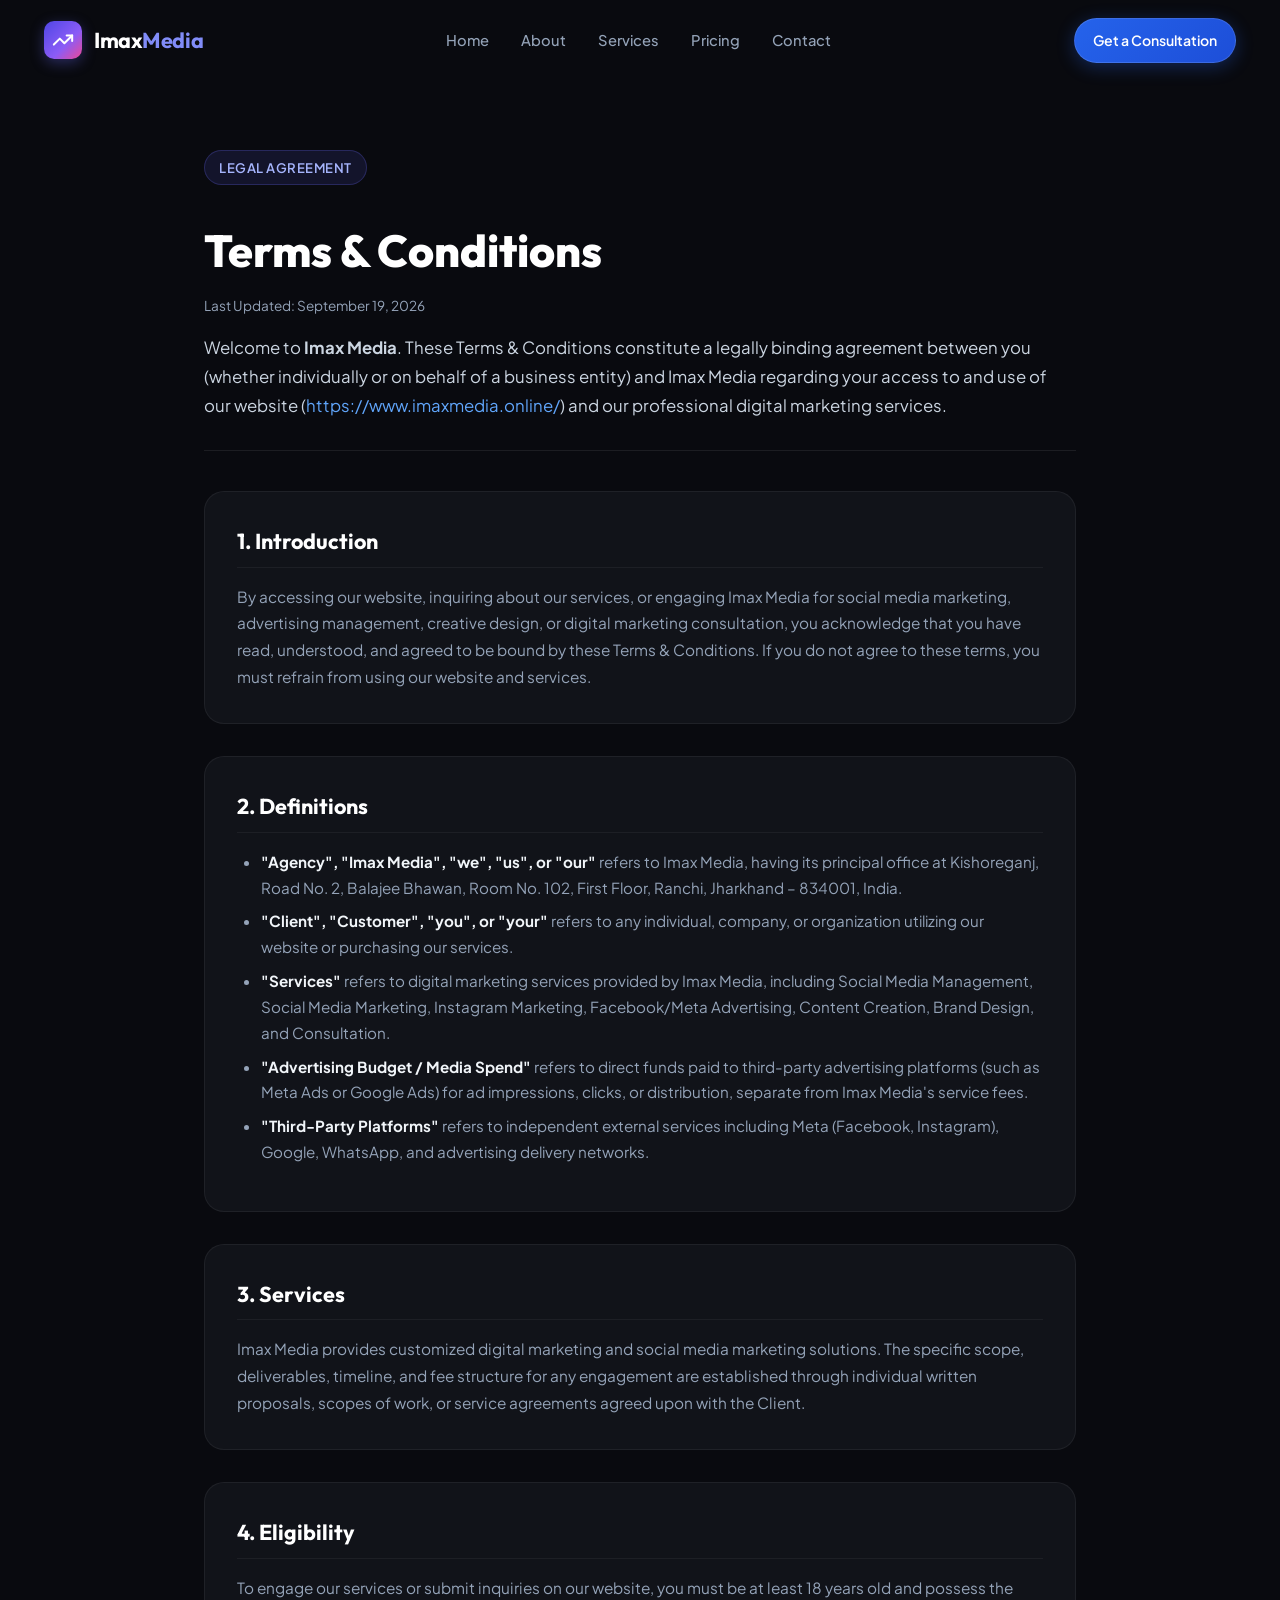
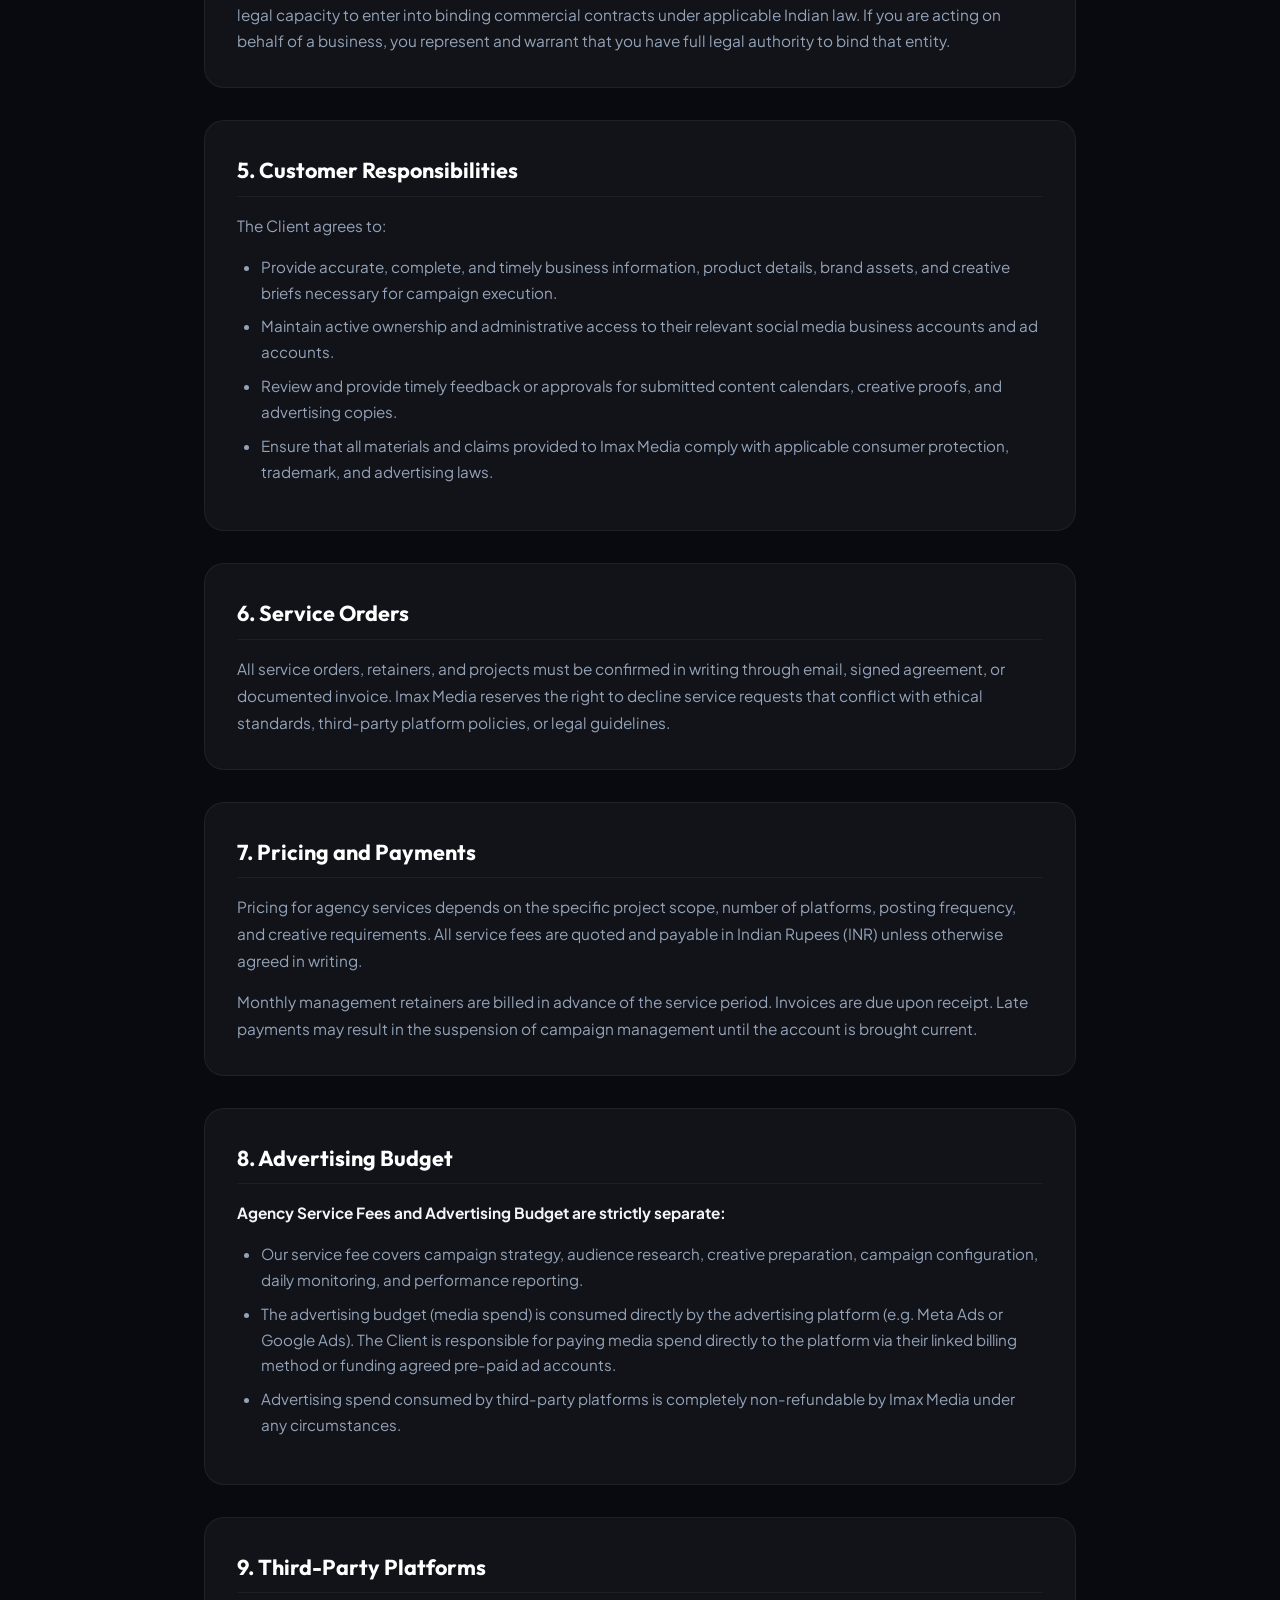
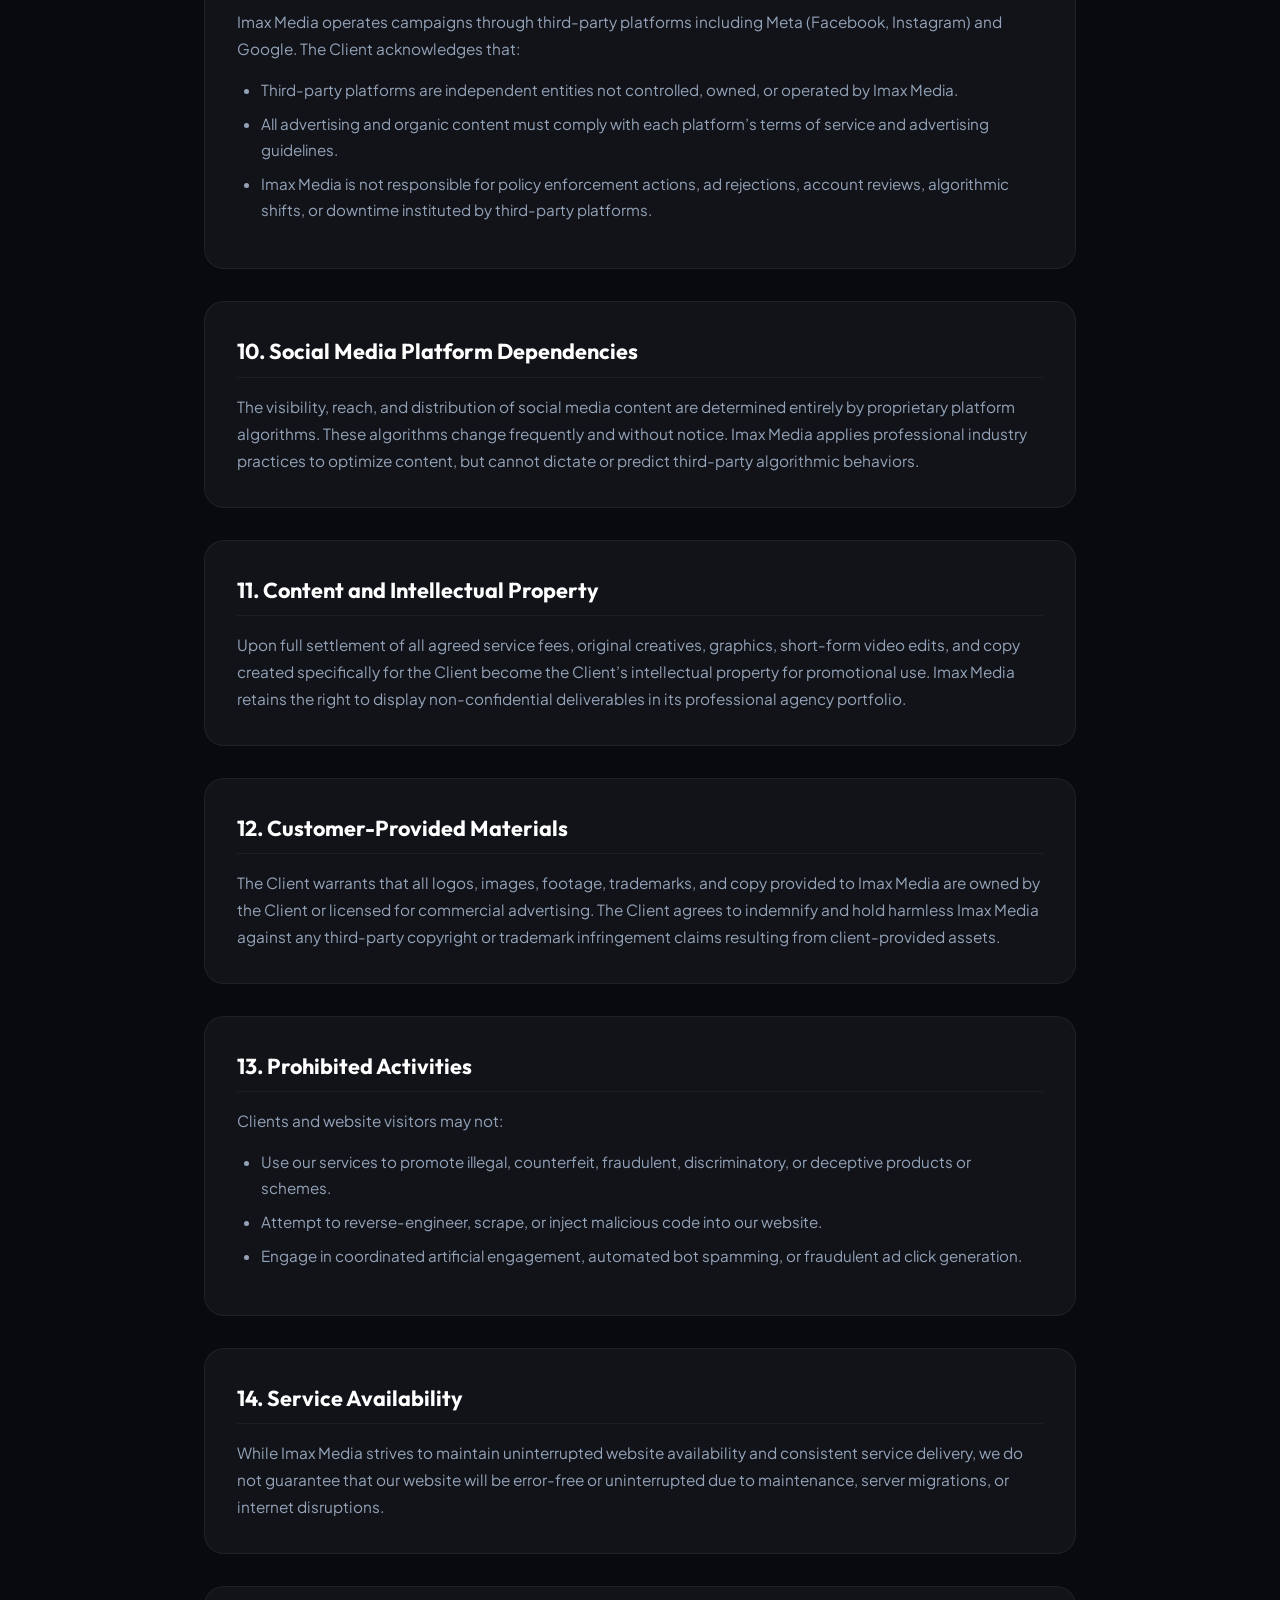
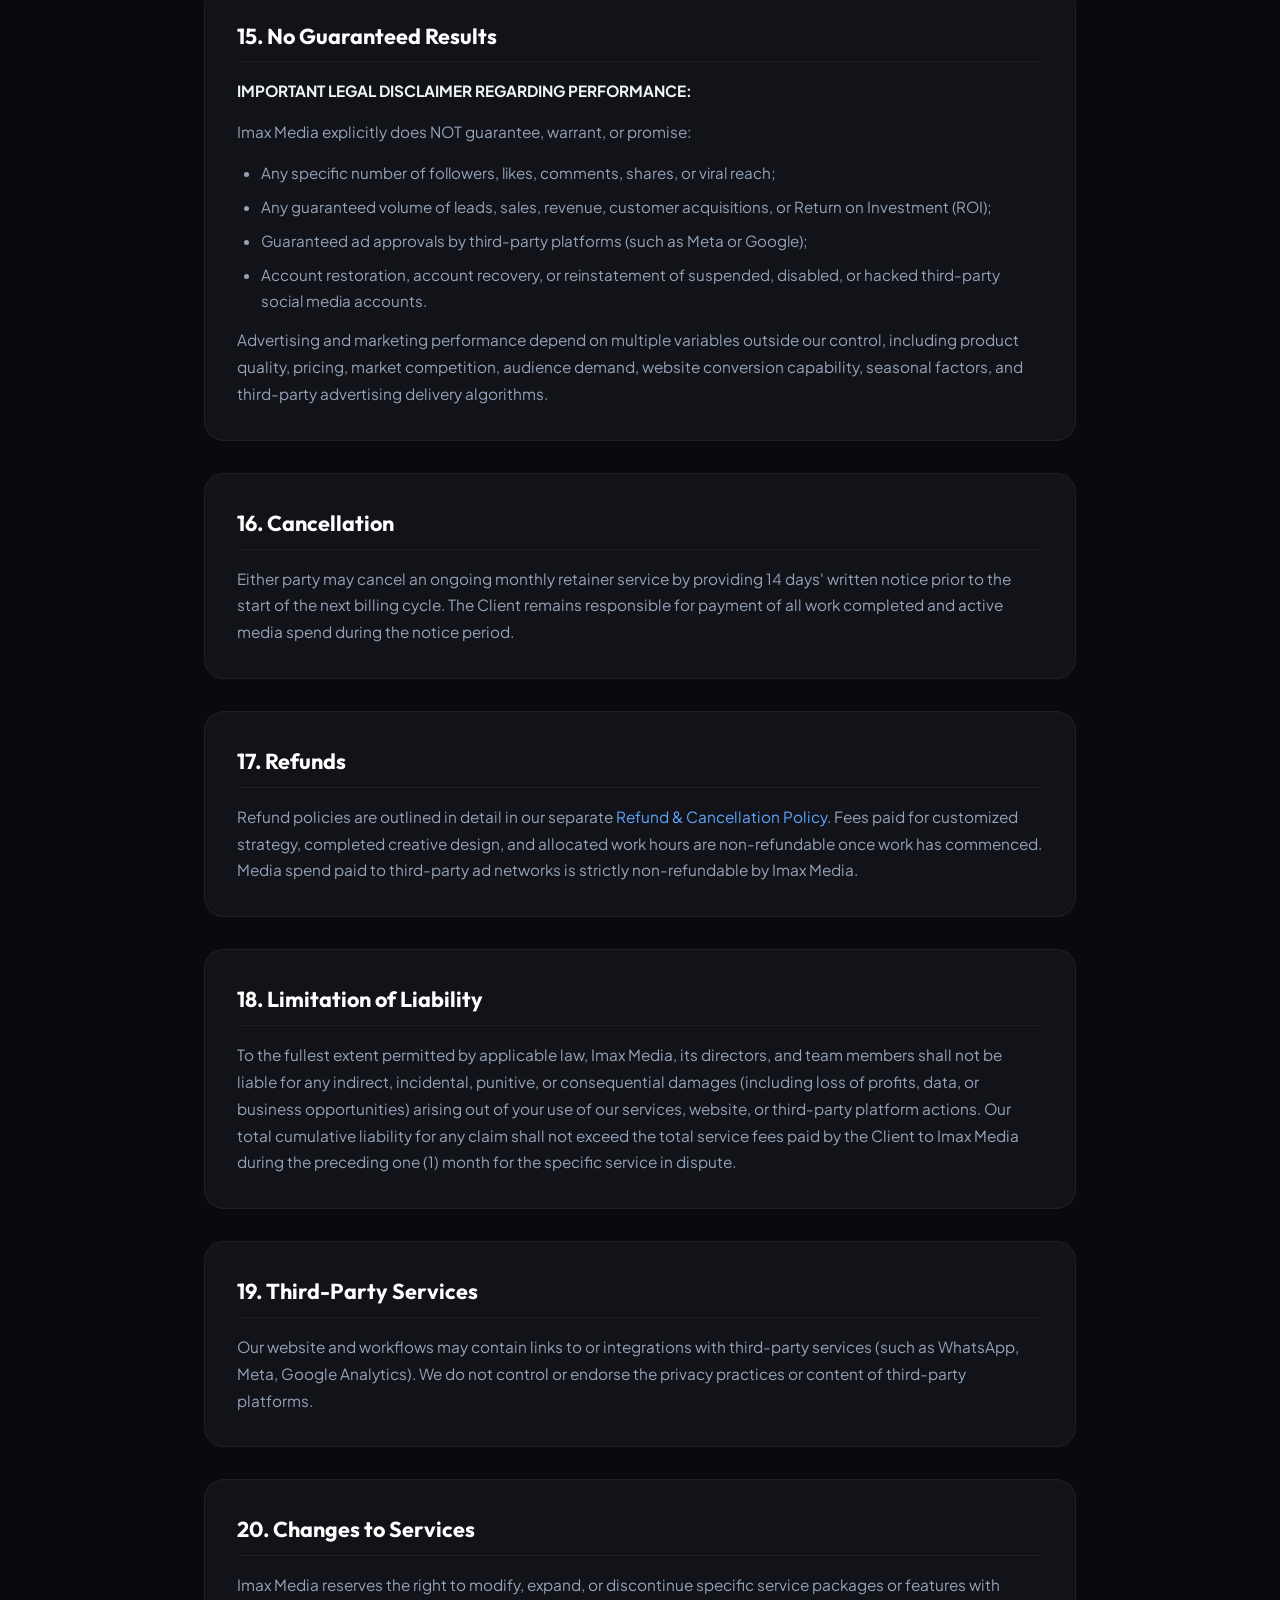
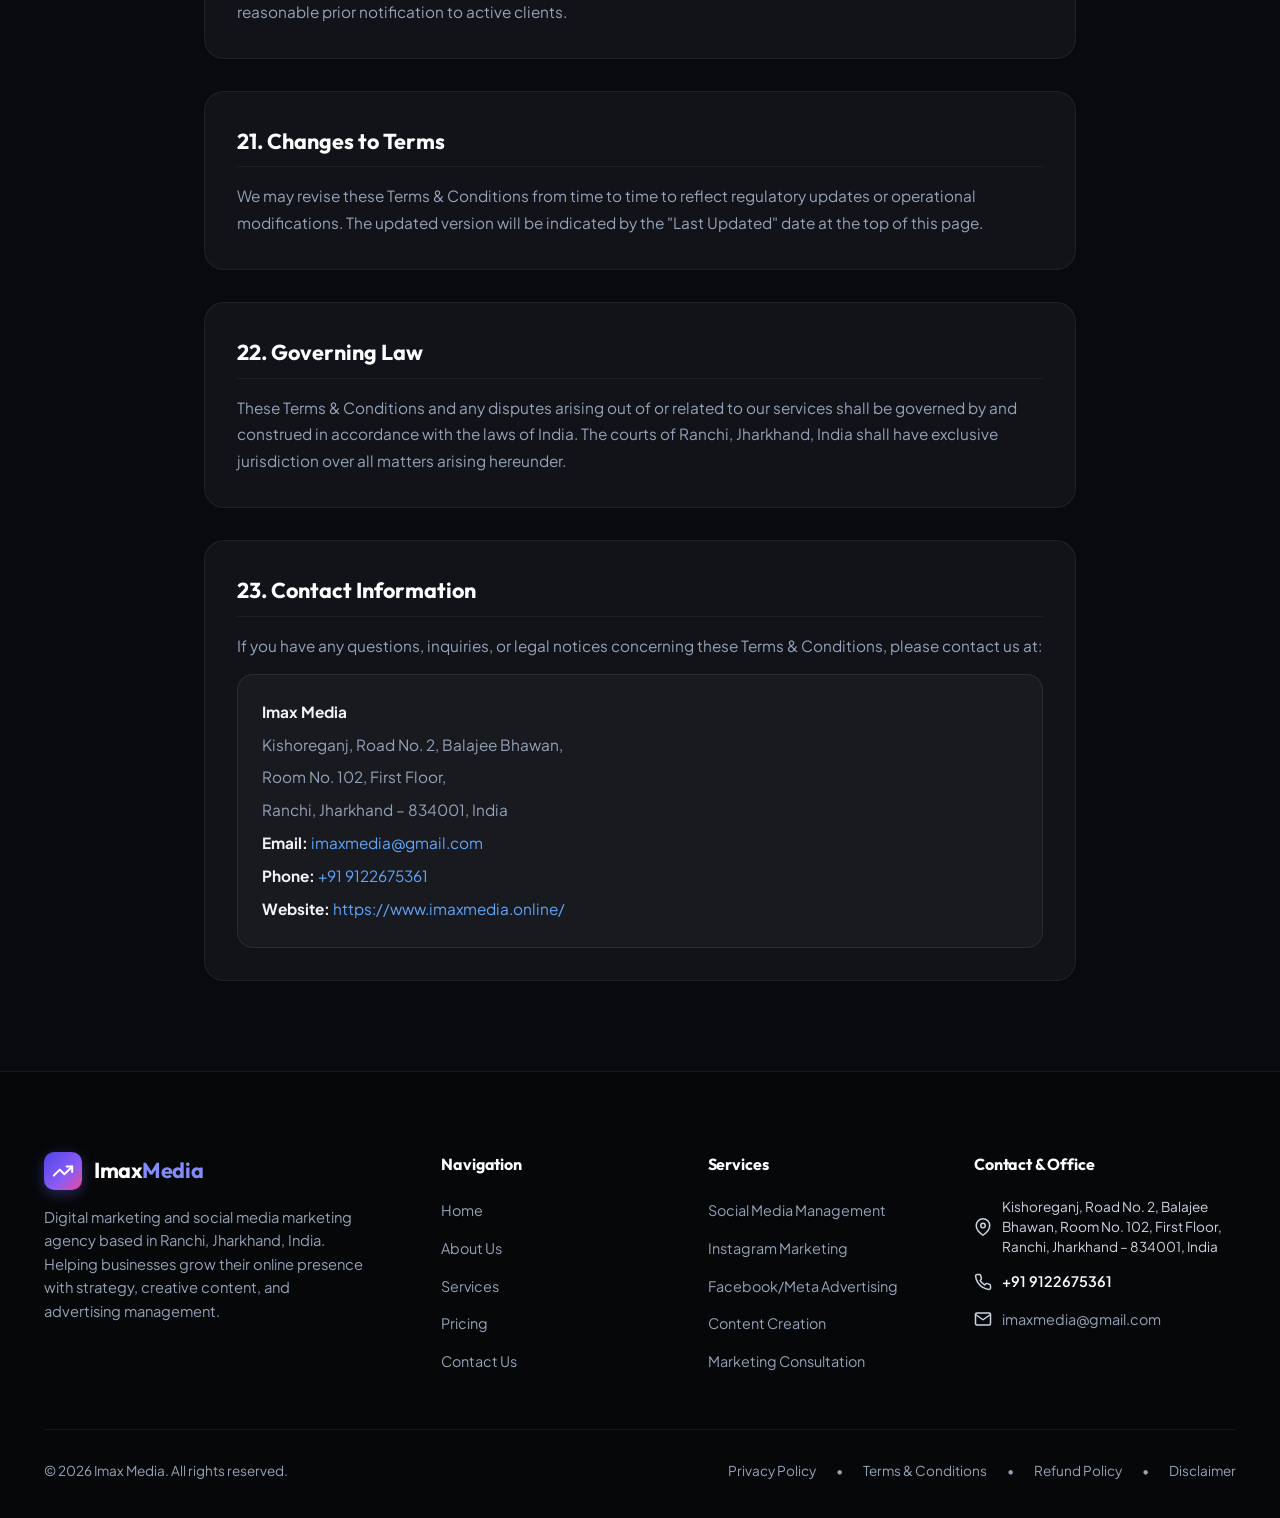
<file: terms-and-conditions.html>
<!DOCTYPE html>
<html lang="en">
<head>
  <meta charset="UTF-8">
  <meta name="viewport" content="width=device-width, initial-scale=1.0">
  <title>Terms & Conditions | Imax Media</title>
  <meta name="description" content="Official Terms & Conditions for Imax Media, digital marketing agency based in Ranchi, Jharkhand, India. Read our service terms, client obligations, and policies.">
  <link rel="canonical" href="https://www.imaxmedia.online/terms-and-conditions.html">

  <!-- Google tag (gtag.js) -->
  <script async src="https://www.googletagmanager.com/gtag/js?id=AW-18450549273"></script>
  <script>
    window.dataLayer = window.dataLayer || [];
    function gtag(){dataLayer.push(arguments);}
    gtag('js', new Date());

    gtag('config', 'AW-18450549273');
  </script>

  <!-- Google Fonts -->
  <link rel="preconnect" href="https://fonts.googleapis.com">
  <link rel="preconnect" href="https://fonts.gstatic.com" crossorigin>
  <link href="https://fonts.googleapis.com/css2?family=Outfit:wght@400;500;600;700;800&family=Plus+Jakarta+Sans:wght@400;500;600;700&display=swap" rel="stylesheet">

  <link rel="stylesheet" href="css/styles.css">
  <link rel="icon" href="data:image/svg+xml,<svg xmlns='http://www.w3.org/2000/svg' viewBox='0 0 100 100'><rect width='100' height='100' rx='25' fill='%236366f1'/><path d='M30 70 L50 30 L70 70 Z' fill='none' stroke='white' stroke-width='10' stroke-linecap='round' stroke-linejoin='round'/></svg>">
</head>
<body class="theme-dark">

  <!-- Header -->
  <header class="header">
    <div class="container nav-container">
      <a href="index.html" class="brand-logo" aria-label="Imax Media Home">
        <div class="logo-icon-box">
          <svg viewBox="0 0 24 24" fill="none" stroke="currentColor" stroke-width="2.2" stroke-linecap="round" stroke-linejoin="round">
            <polyline points="22 7 13.5 15.5 8.5 10.5 2 17"></polyline>
            <polyline points="16 7 22 7 22 13"></polyline>
          </svg>
        </div>
        <div class="brand-text">Imax<span>Media</span></div>
      </a>

      <nav aria-label="Main Navigation">
        <ul class="nav-menu">
          <li><a href="index.html" class="nav-link">Home</a></li>
          <li><a href="about.html" class="nav-link">About</a></li>
          <li><a href="services.html" class="nav-link">Services</a></li>
          <li><a href="pricing.html" class="nav-link">Pricing</a></li>
          <li><a href="contact.html" class="nav-link">Contact</a></li>
        </ul>
      </nav>

      <div class="nav-cta-wrap">
        <a href="contact.html" class="btn btn-primary nav-cta-btn">
          Get a Consultation
        </a>
      </div>

      <button class="menu-toggle-btn" id="menuToggleBtn" aria-label="Toggle navigation menu" aria-expanded="false">
        <span></span>
        <span></span>
        <span></span>
      </button>
    </div>
  </header>

  <!-- Mobile Nav Drawer -->
  <div class="mobile-nav-backdrop" id="mobileNavBackdrop"></div>
  <aside class="mobile-nav-drawer" id="mobileNavDrawer">
    <ul class="mobile-nav-links">
      <li><a href="index.html" class="mobile-nav-link">Home</a></li>
      <li><a href="about.html" class="mobile-nav-link">About</a></li>
      <li><a href="services.html" class="mobile-nav-link">Services</a></li>
      <li><a href="pricing.html" class="mobile-nav-link">Pricing</a></li>
      <li><a href="contact.html" class="mobile-nav-link">Contact</a></li>
    </ul>
    <div class="mobile-nav-bottom">
      <a href="contact.html" class="btn btn-primary w-full">Get a Consultation</a>
    </div>
  </aside>

  <!-- Main Legal Container -->
  <main class="legal-page-wrapper">
    <div class="container" style="max-width: 920px; padding-top: 150px; padding-bottom: 90px;">
      
      <div class="legal-header-box">
        <span class="section-badge section-badge-dark">Legal Agreement</span>
        <h1 class="legal-page-title">Terms & Conditions</h1>
        <p class="legal-last-updated">Last Updated: September 19, 2026</p>
        <p class="legal-intro-lead">
          Welcome to <strong>Imax Media</strong>. These Terms & Conditions constitute a legally binding agreement between you (whether individually or on behalf of a business entity) and Imax Media regarding your access to and use of our website (<a href="https://www.imaxmedia.online/" style="color: #60a5fa;">https://www.imaxmedia.online/</a>) and our professional digital marketing services.
        </p>
      </div>

      <div class="legal-content-body">
        
        <!-- Section 1 -->
        <section class="legal-section">
          <h2>1. Introduction</h2>
          <p>
            By accessing our website, inquiring about our services, or engaging Imax Media for social media marketing, advertising management, creative design, or digital marketing consultation, you acknowledge that you have read, understood, and agreed to be bound by these Terms & Conditions. If you do not agree to these terms, you must refrain from using our website and services.
          </p>
        </section>

        <!-- Section 2 -->
        <section class="legal-section">
          <h2>2. Definitions</h2>
          <ul>
            <li><strong>"Agency", "Imax Media", "we", "us", or "our"</strong> refers to Imax Media, having its principal office at Kishoreganj, Road No. 2, Balajee Bhawan, Room No. 102, First Floor, Ranchi, Jharkhand – 834001, India.</li>
            <li><strong>"Client", "Customer", "you", or "your"</strong> refers to any individual, company, or organization utilizing our website or purchasing our services.</li>
            <li><strong>"Services"</strong> refers to digital marketing services provided by Imax Media, including Social Media Management, Social Media Marketing, Instagram Marketing, Facebook/Meta Advertising, Content Creation, Brand Design, and Consultation.</li>
            <li><strong>"Advertising Budget / Media Spend"</strong> refers to direct funds paid to third-party advertising platforms (such as Meta Ads or Google Ads) for ad impressions, clicks, or distribution, separate from Imax Media's service fees.</li>
            <li><strong>"Third-Party Platforms"</strong> refers to independent external services including Meta (Facebook, Instagram), Google, WhatsApp, and advertising delivery networks.</li>
          </ul>
        </section>

        <!-- Section 3 -->
        <section class="legal-section">
          <h2>3. Services</h2>
          <p>
            Imax Media provides customized digital marketing and social media marketing solutions. The specific scope, deliverables, timeline, and fee structure for any engagement are established through individual written proposals, scopes of work, or service agreements agreed upon with the Client.
          </p>
        </section>

        <!-- Section 4 -->
        <section class="legal-section">
          <h2>4. Eligibility</h2>
          <p>
            To engage our services or submit inquiries on our website, you must be at least 18 years old and possess the legal capacity to enter into binding commercial contracts under applicable Indian law. If you are acting on behalf of a business, you represent and warrant that you have full legal authority to bind that entity.
          </p>
        </section>

        <!-- Section 5 -->
        <section class="legal-section">
          <h2>5. Customer Responsibilities</h2>
          <p>The Client agrees to:</p>
          <ul>
            <li>Provide accurate, complete, and timely business information, product details, brand assets, and creative briefs necessary for campaign execution.</li>
            <li>Maintain active ownership and administrative access to their relevant social media business accounts and ad accounts.</li>
            <li>Review and provide timely feedback or approvals for submitted content calendars, creative proofs, and advertising copies.</li>
            <li>Ensure that all materials and claims provided to Imax Media comply with applicable consumer protection, trademark, and advertising laws.</li>
          </ul>
        </section>

        <!-- Section 6 -->
        <section class="legal-section">
          <h2>6. Service Orders</h2>
          <p>
            All service orders, retainers, and projects must be confirmed in writing through email, signed agreement, or documented invoice. Imax Media reserves the right to decline service requests that conflict with ethical standards, third-party platform policies, or legal guidelines.
          </p>
        </section>

        <!-- Section 7 -->
        <section class="legal-section">
          <h2>7. Pricing and Payments</h2>
          <p>
            Pricing for agency services depends on the specific project scope, number of platforms, posting frequency, and creative requirements. All service fees are quoted and payable in Indian Rupees (INR) unless otherwise agreed in writing.
          </p>
          <p>
            Monthly management retainers are billed in advance of the service period. Invoices are due upon receipt. Late payments may result in the suspension of campaign management until the account is brought current.
          </p>
        </section>

        <!-- Section 8 -->
        <section class="legal-section">
          <h2>8. Advertising Budget</h2>
          <p>
            <strong>Agency Service Fees and Advertising Budget are strictly separate:</strong>
          </p>
          <ul>
            <li>Our service fee covers campaign strategy, audience research, creative preparation, campaign configuration, daily monitoring, and performance reporting.</li>
            <li>The advertising budget (media spend) is consumed directly by the advertising platform (e.g. Meta Ads or Google Ads). The Client is responsible for paying media spend directly to the platform via their linked billing method or funding agreed pre-paid ad accounts.</li>
            <li>Advertising spend consumed by third-party platforms is completely non-refundable by Imax Media under any circumstances.</li>
          </ul>
        </section>

        <!-- Section 9 -->
        <section class="legal-section">
          <h2>9. Third-Party Platforms</h2>
          <p>
            Imax Media operates campaigns through third-party platforms including Meta (Facebook, Instagram) and Google. The Client acknowledges that:
          </p>
          <ul>
            <li>Third-party platforms are independent entities not controlled, owned, or operated by Imax Media.</li>
            <li>All advertising and organic content must comply with each platform’s terms of service and advertising guidelines.</li>
            <li>Imax Media is not responsible for policy enforcement actions, ad rejections, account reviews, algorithmic shifts, or downtime instituted by third-party platforms.</li>
          </ul>
        </section>

        <!-- Section 10 -->
        <section class="legal-section">
          <h2>10. Social Media Platform Dependencies</h2>
          <p>
            The visibility, reach, and distribution of social media content are determined entirely by proprietary platform algorithms. These algorithms change frequently and without notice. Imax Media applies professional industry practices to optimize content, but cannot dictate or predict third-party algorithmic behaviors.
          </p>
        </section>

        <!-- Section 11 -->
        <section class="legal-section">
          <h2>11. Content and Intellectual Property</h2>
          <p>
            Upon full settlement of all agreed service fees, original creatives, graphics, short-form video edits, and copy created specifically for the Client become the Client’s intellectual property for promotional use. Imax Media retains the right to display non-confidential deliverables in its professional agency portfolio.
          </p>
        </section>

        <!-- Section 12 -->
        <section class="legal-section">
          <h2>12. Customer-Provided Materials</h2>
          <p>
            The Client warrants that all logos, images, footage, trademarks, and copy provided to Imax Media are owned by the Client or licensed for commercial advertising. The Client agrees to indemnify and hold harmless Imax Media against any third-party copyright or trademark infringement claims resulting from client-provided assets.
          </p>
        </section>

        <!-- Section 13 -->
        <section class="legal-section">
          <h2>13. Prohibited Activities</h2>
          <p>Clients and website visitors may not:</p>
          <ul>
            <li>Use our services to promote illegal, counterfeit, fraudulent, discriminatory, or deceptive products or schemes.</li>
            <li>Attempt to reverse-engineer, scrape, or inject malicious code into our website.</li>
            <li>Engage in coordinated artificial engagement, automated bot spamming, or fraudulent ad click generation.</li>
          </ul>
        </section>

        <!-- Section 14 -->
        <section class="legal-section">
          <h2>14. Service Availability</h2>
          <p>
            While Imax Media strives to maintain uninterrupted website availability and consistent service delivery, we do not guarantee that our website will be error-free or uninterrupted due to maintenance, server migrations, or internet disruptions.
          </p>
        </section>

        <!-- Section 15 -->
        <section class="legal-section">
          <h2>15. No Guaranteed Results</h2>
          <p>
            <strong>IMPORTANT LEGAL DISCLAIMER REGARDING PERFORMANCE:</strong>
          </p>
          <p>
            Imax Media explicitly does NOT guarantee, warrant, or promise:
          </p>
          <ul>
            <li>Any specific number of followers, likes, comments, shares, or viral reach;</li>
            <li>Any guaranteed volume of leads, sales, revenue, customer acquisitions, or Return on Investment (ROI);</li>
            <li>Guaranteed ad approvals by third-party platforms (such as Meta or Google);</li>
            <li>Account restoration, account recovery, or reinstatement of suspended, disabled, or hacked third-party social media accounts.</li>
          </ul>
          <p>
            Advertising and marketing performance depend on multiple variables outside our control, including product quality, pricing, market competition, audience demand, website conversion capability, seasonal factors, and third-party advertising delivery algorithms.
          </p>
        </section>

        <!-- Section 16 -->
        <section class="legal-section">
          <h2>16. Cancellation</h2>
          <p>
            Either party may cancel an ongoing monthly retainer service by providing 14 days' written notice prior to the start of the next billing cycle. The Client remains responsible for payment of all work completed and active media spend during the notice period.
          </p>
        </section>

        <!-- Section 17 -->
        <section class="legal-section">
          <h2>17. Refunds</h2>
          <p>
            Refund policies are outlined in detail in our separate <a href="refund-and-cancellation-policy.html" style="color: #60a5fa;">Refund & Cancellation Policy</a>. Fees paid for customized strategy, completed creative design, and allocated work hours are non-refundable once work has commenced. Media spend paid to third-party ad networks is strictly non-refundable by Imax Media.
          </p>
        </section>

        <!-- Section 18 -->
        <section class="legal-section">
          <h2>18. Limitation of Liability</h2>
          <p>
            To the fullest extent permitted by applicable law, Imax Media, its directors, and team members shall not be liable for any indirect, incidental, punitive, or consequential damages (including loss of profits, data, or business opportunities) arising out of your use of our services, website, or third-party platform actions. Our total cumulative liability for any claim shall not exceed the total service fees paid by the Client to Imax Media during the preceding one (1) month for the specific service in dispute.
          </p>
        </section>

        <!-- Section 19 -->
        <section class="legal-section">
          <h2>19. Third-Party Services</h2>
          <p>
            Our website and workflows may contain links to or integrations with third-party services (such as WhatsApp, Meta, Google Analytics). We do not control or endorse the privacy practices or content of third-party platforms.
          </p>
        </section>

        <!-- Section 20 -->
        <section class="legal-section">
          <h2>20. Changes to Services</h2>
          <p>
            Imax Media reserves the right to modify, expand, or discontinue specific service packages or features with reasonable prior notification to active clients.
          </p>
        </section>

        <!-- Section 21 -->
        <section class="legal-section">
          <h2>21. Changes to Terms</h2>
          <p>
            We may revise these Terms & Conditions from time to time to reflect regulatory updates or operational modifications. The updated version will be indicated by the "Last Updated" date at the top of this page.
          </p>
        </section>

        <!-- Section 22 -->
        <section class="legal-section">
          <h2>22. Governing Law</h2>
          <p>
            These Terms & Conditions and any disputes arising out of or related to our services shall be governed by and construed in accordance with the laws of India. The courts of Ranchi, Jharkhand, India shall have exclusive jurisdiction over all matters arising hereunder.
          </p>
        </section>

        <!-- Section 23 -->
        <section class="legal-section">
          <h2>23. Contact Information</h2>
          <p>If you have any questions, inquiries, or legal notices concerning these Terms & Conditions, please contact us at:</p>
          <div class="legal-contact-card">
            <p><strong>Imax Media</strong></p>
            <p>Kishoreganj, Road No. 2, Balajee Bhawan,</p>
            <p>Room No. 102, First Floor,</p>
            <p>Ranchi, Jharkhand – 834001, India</p>
            <p><strong>Email:</strong> <a href="mailto:imaxmedia@gmail.com" style="color: #60a5fa;">imaxmedia@gmail.com</a></p>
            <p><strong>Phone:</strong> <a href="tel:+919122675361" style="color: #60a5fa;">+91 9122675361</a></p>
            <p><strong>Website:</strong> <a href="https://www.imaxmedia.online/" style="color: #60a5fa;">https://www.imaxmedia.online/</a></p>
          </div>
        </section>

      </div>
    </div>
  </main>

  <!-- Footer -->
  <footer class="footer">
    <div class="container">
      <div class="footer-top-grid">
        <div class="footer-brand-col">
          <a href="index.html" class="brand-logo" aria-label="Imax Media Home">
            <div class="logo-icon-box">
              <svg viewBox="0 0 24 24" fill="none" stroke="currentColor" stroke-width="2.2" stroke-linecap="round" stroke-linejoin="round">
                <polyline points="22 7 13.5 15.5 8.5 10.5 2 17"></polyline>
                <polyline points="16 7 22 7 22 13"></polyline>
              </svg>
            </div>
            <div class="brand-text">Imax<span>Media</span></div>
          </a>
          <p>
            Digital marketing and social media marketing agency based in Ranchi, Jharkhand, India. Helping businesses grow their online presence with strategy, creative content, and advertising management.
          </p>
        </div>

        <div>
          <h4 class="footer-col-title">Navigation</h4>
          <ul class="footer-links-list">
            <li class="footer-link-item"><a href="index.html">Home</a></li>
            <li class="footer-link-item"><a href="about.html">About Us</a></li>
            <li class="footer-link-item"><a href="services.html">Services</a></li>
            <li class="footer-link-item"><a href="pricing.html">Pricing</a></li>
            <li class="footer-link-item"><a href="contact.html">Contact Us</a></li>
          </ul>
        </div>

        <div>
          <h4 class="footer-col-title">Services</h4>
          <ul class="footer-links-list">
            <li class="footer-link-item"><a href="services.html#smm">Social Media Management</a></li>
            <li class="footer-link-item"><a href="services.html#instagram">Instagram Marketing</a></li>
            <li class="footer-link-item"><a href="services.html#meta-ads">Facebook/Meta Advertising</a></li>
            <li class="footer-link-item"><a href="services.html#content">Content Creation</a></li>
            <li class="footer-link-item"><a href="services.html#consulting">Marketing Consultation</a></li>
          </ul>
        </div>

        <div>
          <h4 class="footer-col-title">Contact & Office</h4>
          <div class="footer-contact-item">
            <svg viewBox="0 0 24 24" fill="none" stroke="currentColor" stroke-width="2" stroke-linecap="round" stroke-linejoin="round" style="color: var(--primary-accent); flex-shrink: 0;">
              <path d="M21 10c0 7-9 13-9 13s-9-6-9-13a9 9 0 0 1 18 0z"></path>
              <circle cx="12" cy="10" r="3"></circle>
            </svg>
            <div style="font-size: 0.85rem; color: #cbd5e1; line-height: 1.45;">
              Kishoreganj, Road No. 2, Balajee Bhawan, Room No. 102, First Floor, Ranchi, Jharkhand – 834001, India
            </div>
          </div>
          <div class="footer-contact-item" style="margin-top: 10px;">
            <svg viewBox="0 0 24 24" fill="none" stroke="currentColor" stroke-width="2" stroke-linecap="round" stroke-linejoin="round" style="color: var(--primary-accent); flex-shrink: 0;">
              <path d="M22 16.92v3a2 2 0 0 1-2.18 2 19.79 19.79 0 0 1-8.63-3.07 19.5 19.5 0 0 1-6-6 19.79 19.79 0 0 1-3.07-8.67A2 2 0 0 1 4.11 2h3a2 2 0 0 1 2 1.72 12.84 12.84 0 0 0 .7 2.81 2 2 0 0 1-.45 2.11L8.09 9.91a16 16 0 0 0 6 6l1.27-1.27a2 2 0 0 1 2.11-.45 12.84 12.84 0 0 0 2.81.7A2 2 0 0 1 22 16.92z"></path>
            </svg>
            <div>
              <a href="tel:+919122675361" style="color: #ffffff; font-weight: 600; text-decoration: none;">+91 9122675361</a>
            </div>
          </div>
          <div class="footer-contact-item" style="margin-top: 10px;">
            <svg viewBox="0 0 24 24" fill="none" stroke="currentColor" stroke-width="2" stroke-linecap="round" stroke-linejoin="round" style="color: var(--primary-accent); flex-shrink: 0;">
              <path d="M4 4h16c1.1 0 2 .9 2 2v12c0 1.1-.9 2-2 2H4c-1.1 0-2-.9-2-2V6c0-1.1.9-2 2-2z"></path>
              <polyline points="22,6 12,13 2,6"></polyline>
            </svg>
            <div>
              <a href="mailto:imaxmedia@gmail.com" style="color: #94a3b8; text-decoration: none;">imaxmedia@gmail.com</a>
            </div>
          </div>
        </div>
      </div>

      <div class="footer-bottom-bar">
        <div>© 2026 Imax Media. All rights reserved.</div>
        <div class="footer-legal-links">
          <a href="privacy-policy.html" class="legal-btn">Privacy Policy</a>
          <span>•</span>
          <a href="terms-and-conditions.html" class="legal-btn">Terms & Conditions</a>
          <span>•</span>
          <a href="refund-and-cancellation-policy.html" class="legal-btn">Refund Policy</a>
          <span>•</span>
          <a href="disclaimer.html" class="legal-btn">Disclaimer</a>
        </div>
      </div>
    </div>
  </footer>

  <script src="js/main.js"></script>
</body>
</html>
</file>
<file: css/styles.css>
/* ==========================================================================
   Imax Media - Modern Agency Landing Page Stylesheet
   Theme: Alternating High-Contrast Dark & Light Design System
   ========================================================================== */

/* -----------------------------
   Custom Properties & Design Tokens
   ----------------------------- */
:root {
  /* Dark Section Colors */
  --bg-dark-deep: #08080a;
  --bg-dark-surface: #0e0f13;
  --bg-dark-charcoal: #13141a;
  --bg-dark-card: rgba(22, 24, 32, 0.75);
  --border-dark: rgba(255, 255, 255, 0.08);
  --border-dark-hover: rgba(255, 255, 255, 0.18);
  --text-dark-primary: #f8fafc;
  --text-dark-secondary: #94a3b8;
  --text-dark-muted: #64748b;

  /* Light Section Colors */
  --bg-light-canvas: #f8f8f6;
  --bg-light-pure: #ffffff;
  --bg-light-card: #ffffff;
  --border-light: rgba(15, 23, 42, 0.08);
  --border-light-hover: rgba(99, 102, 241, 0.25);
  --text-light-primary: #0f172a;
  --text-light-secondary: #475569;
  --text-light-muted: #94a3b8;

  /* Brand Accents & Gradients */
  --accent-primary: #6366f1;
  --accent-indigo: #4f46e5;
  --accent-purple: #8b5cf6;
  --accent-pink: #ec4899;
  --accent-gradient: linear-gradient(135deg, #6366f1 0%, #8b5cf6 50%, #ec4899 100%);
  --glow-gradient: radial-gradient(circle, rgba(99, 102, 241, 0.15) 0%, rgba(139, 92, 246, 0.05) 50%, transparent 70%);

  /* WhatsApp Brand Palette */
  --wa-green: #25d366;
  --wa-green-hover: #1ebe5b;
  --wa-green-dark: #128c7e;
  --wa-green-glow: rgba(37, 211, 102, 0.35);
  --wa-green-soft: rgba(37, 211, 102, 0.1);
  --wa-green-border: rgba(37, 211, 102, 0.25);

  /* Geometry & Shadows */
  --radius-xs: 6px;
  --radius-sm: 10px;
  --radius-md: 16px;
  --radius-lg: 20px;
  --radius-xl: 26px;
  --radius-full: 9999px;

  --shadow-sm: 0 2px 8px rgba(0, 0, 0, 0.04);
  --shadow-md: 0 8px 24px rgba(0, 0, 0, 0.08);
  --shadow-lg: 0 16px 40px rgba(0, 0, 0, 0.12);
  --shadow-dark-card: 0 12px 36px rgba(0, 0, 0, 0.45);
  --shadow-glow-wa: 0 8px 25px rgba(37, 211, 102, 0.3);

  /* Typography */
  --font-heading: 'Outfit', -apple-system, BlinkMacSystemFont, 'Segoe UI', Roboto, sans-serif;
  --font-body: 'Plus Jakarta Sans', -apple-system, BlinkMacSystemFont, 'Segoe UI', Roboto, sans-serif;
  --font-mono: 'JetBrains Mono', monospace;

  /* Animation Timings */
  --transition-fast: 0.2s cubic-bezier(0.16, 1, 0.3, 1);
  --transition-normal: 0.3s cubic-bezier(0.16, 1, 0.3, 1);
  --transition-slow: 0.5s cubic-bezier(0.16, 1, 0.3, 1);
}

/* -----------------------------
   Reset & Base Styles
   ----------------------------- */
*, *::before, *::after {
  margin: 0;
  padding: 0;
  box-sizing: border-box;
}

html {
  font-size: 16px;
  scroll-behavior: smooth;
  -webkit-font-smoothing: antialiased;
  -moz-osx-font-smoothing: grayscale;
}

body {
  font-family: var(--font-body);
  color: var(--text-dark-primary);
  background-color: var(--bg-dark-deep);
  line-height: 1.6;
  overflow-x: hidden;
  position: relative;
}

/* Accessibility: focus ring */
a:focus-visible, button:focus-visible, input:focus-visible, textarea:focus-visible, select:focus-visible {
  outline: 2px solid var(--accent-primary);
  outline-offset: 3px;
}

img, svg {
  display: block;
  max-width: 100%;
}

a {
  color: inherit;
  text-decoration: none;
  transition: color var(--transition-fast);
}

button {
  cursor: pointer;
  font-family: inherit;
  border: none;
  background: none;
}

/* -----------------------------
   Layout Containers & Utilities
   ----------------------------- */
.container {
  width: 100%;
  max-width: 1240px;
  margin-left: auto;
  margin-right: auto;
  padding-left: 24px;
  padding-right: 24px;
}

.w-full {
  width: 100%;
}

.section-padding {
  padding-top: 100px;
  padding-bottom: 100px;
}

@media (max-width: 768px) {
  .section-padding {
    padding-top: 70px;
    padding-bottom: 70px;
  }
}

/* Section Header Shared Patterns */
.section-header {
  text-align: center;
  max-width: 680px;
  margin: 0 auto 56px auto;
}

.section-badge {
  display: inline-flex;
  align-items: center;
  gap: 8px;
  padding: 6px 14px;
  border-radius: var(--radius-full);
  font-size: 0.82rem;
  font-weight: 600;
  letter-spacing: 0.04em;
  text-transform: uppercase;
  margin-bottom: 16px;
}

.section-badge-dark {
  background: rgba(99, 102, 241, 0.12);
  color: #a5b4fc;
  border: 1px solid rgba(99, 102, 241, 0.25);
}

.section-badge-light {
  background: rgba(99, 102, 241, 0.08);
  color: #4f46e5;
  border: 1px solid rgba(99, 102, 241, 0.16);
}

.section-title {
  font-family: var(--font-heading);
  font-size: clamp(2rem, 3.8vw, 2.75rem);
  font-weight: 700;
  line-height: 1.2;
  letter-spacing: -0.02em;
  margin-bottom: 16px;
}

.section-subtitle {
  font-size: clamp(1rem, 1.8vw, 1.125rem);
  line-height: 1.6;
}

/* Section Theme Classes */
.theme-dark {
  background-color: var(--bg-dark-deep);
  color: var(--text-dark-primary);
}

.theme-dark .section-subtitle {
  color: var(--text-dark-secondary);
}

.theme-dark-alt {
  background-color: var(--bg-dark-charcoal);
  color: var(--text-dark-primary);
}

.theme-dark-alt .section-subtitle {
  color: var(--text-dark-secondary);
}

.theme-light {
  background-color: var(--bg-light-canvas);
  color: var(--text-light-primary);
}

.theme-light .section-title {
  color: var(--text-light-primary);
}

.theme-light .section-subtitle {
  color: var(--text-light-secondary);
}

/* Text Gradients */
.text-gradient {
  background: var(--accent-gradient);
  -webkit-background-clip: text;
  -webkit-text-fill-color: transparent;
  background-clip: text;
}

/* -----------------------------
   Button Component System
   ----------------------------- */
.btn {
  display: inline-flex;
  align-items: center;
  justify-content: center;
  gap: 10px;
  padding: 13px 24px;
  font-size: 0.95rem;
  font-weight: 600;
  border-radius: var(--radius-full);
  transition: all var(--transition-normal);
  text-decoration: none;
  white-space: nowrap;
}

.btn svg {
  width: 18px;
  height: 18px;
  transition: transform var(--transition-fast);
}

.btn:hover svg {
  transform: translateX(3px);
}

/* Primary High-Contrast Brand Action Button */
.btn-primary {
  background: linear-gradient(135deg, #2563eb 0%, #1d4ed8 100%);
  color: #ffffff;
  font-weight: 600;
  box-shadow: 0 4px 18px rgba(37, 99, 235, 0.32);
  border: 1px solid rgba(255, 255, 255, 0.12);
}

.btn-primary:hover {
  background: linear-gradient(135deg, #3b82f6 0%, #2563eb 100%);
  color: #ffffff;
  box-shadow: 0 6px 26px rgba(37, 99, 235, 0.48);
  transform: translateY(-2px);
}

.btn-primary:active {
  transform: translateY(0);
}

.btn-primary svg {
  stroke: currentColor;
  fill: none;
  transition: transform var(--transition-fast);
}

.btn-primary:hover svg {
  transform: translateX(3px);
}

/* Subtle Card Variant */
.btn-primary-subtle {
  background: rgba(37, 99, 235, 0.08);
  color: #2563eb;
  border: 1px solid rgba(37, 99, 235, 0.22);
  font-weight: 600;
  padding: 11px 18px;
  font-size: 0.9rem;
  border-radius: var(--radius-full);
}

.btn-primary-subtle:hover {
  background: #2563eb;
  color: #ffffff;
  border-color: #2563eb;
  box-shadow: 0 4px 16px rgba(37, 99, 235, 0.3);
  transform: translateY(-2px);
}

.theme-dark .btn-primary-subtle,
.theme-dark-alt .btn-primary-subtle {
  background: rgba(37, 99, 235, 0.14);
  color: #93c5fd;
  border: 1px solid rgba(147, 197, 253, 0.28);
}

.theme-dark .btn-primary-subtle:hover,
.theme-dark-alt .btn-primary-subtle:hover {
  background: #2563eb;
  color: #ffffff;
  border-color: #2563eb;
  box-shadow: 0 4px 20px rgba(37, 99, 235, 0.4);
}

/* Legacy Alias for backward compatibility */
.btn-whatsapp {
  background: linear-gradient(135deg, #2563eb 0%, #1d4ed8 100%);
  color: #ffffff;
  font-weight: 600;
  box-shadow: 0 4px 18px rgba(37, 99, 235, 0.32);
}

.btn-whatsapp:hover {
  background: linear-gradient(135deg, #3b82f6 0%, #2563eb 100%);
  color: #ffffff;
  box-shadow: 0 6px 26px rgba(37, 99, 235, 0.48);
  transform: translateY(-2px);
}

.btn-whatsapp-subtle {
  background: rgba(37, 99, 235, 0.08);
  color: #2563eb;
  border: 1px solid rgba(37, 99, 235, 0.22);
  font-weight: 600;
  padding: 10px 18px;
  font-size: 0.88rem;
}

.btn-whatsapp-subtle:hover {
  background: #2563eb;
  color: #ffffff;
  border-color: #2563eb;
}

/* Secondary Ghost / Glass Button */
.btn-secondary {
  background: rgba(255, 255, 255, 0.05);
  color: #e2e8f0;
  border: 1px solid rgba(255, 255, 255, 0.12);
  backdrop-filter: blur(8px);
}

.btn-secondary:hover {
  background: rgba(255, 255, 255, 0.1);
  border-color: rgba(255, 255, 255, 0.25);
  color: #ffffff;
  transform: translateY(-2px);
}

.btn-secondary-light {
  background: rgba(15, 23, 42, 0.04);
  color: #1e293b;
  border: 1px solid rgba(15, 23, 42, 0.12);
}

.btn-secondary-light:hover {
  background: rgba(15, 23, 42, 0.08);
  border-color: rgba(15, 23, 42, 0.2);
  transform: translateY(-2px);
}

/* -----------------------------
   1. Header / Sticky Navbar
   ----------------------------- */
.header {
  position: fixed;
  top: 0;
  left: 0;
  right: 0;
  z-index: 1000;
  padding: 18px 0;
  transition: all var(--transition-normal);
}

.header.scrolled {
  padding: 12px 0;
  background: rgba(8, 8, 10, 0.82);
  backdrop-filter: blur(16px);
  -webkit-backdrop-filter: blur(16px);
  border-bottom: 1px solid rgba(255, 255, 255, 0.08);
  box-shadow: 0 10px 30px rgba(0, 0, 0, 0.35);
}

.nav-container {
  display: flex;
  align-items: center;
  justify-content: space-between;
}

/* Brand Logo */
.brand-logo {
  display: flex;
  align-items: center;
  gap: 12px;
  font-family: var(--font-heading);
  font-weight: 700;
  font-size: 1.35rem;
  letter-spacing: -0.02em;
  color: #ffffff;
  z-index: 1002;
}

.logo-icon-box {
  width: 38px;
  height: 38px;
  border-radius: 10px;
  background: linear-gradient(135deg, #4f46e5 0%, #8b5cf6 60%, #ec4899 100%);
  display: flex;
  align-items: center;
  justify-content: center;
  box-shadow: 0 4px 14px rgba(99, 102, 241, 0.35);
}

.logo-icon-box svg {
  width: 22px;
  height: 22px;
  color: #ffffff;
}

.brand-text span {
  color: #818cf8;
}

/* Desktop Navigation Menu */
.nav-menu {
  display: flex;
  align-items: center;
  list-style: none;
  gap: 32px;
}

.nav-link {
  font-size: 0.92rem;
  font-weight: 500;
  color: #94a3b8;
  position: relative;
  padding: 6px 0;
}

.nav-link:hover, .nav-link.active {
  color: #ffffff;
}

.nav-link::after {
  content: '';
  position: absolute;
  bottom: 0;
  left: 0;
  width: 0;
  height: 2px;
  background: var(--accent-gradient);
  transition: width var(--transition-fast);
  border-radius: 2px;
}

.nav-link:hover::after, .nav-link.active::after {
  width: 100%;
}

/* Navbar Right CTA */
.nav-cta-wrap {
  display: flex;
  align-items: center;
  gap: 14px;
}

.nav-cta-btn {
  padding: 10px 18px;
  font-size: 0.88rem;
}

/* Hamburger Button */
.menu-toggle-btn {
  display: none;
  flex-direction: column;
  justify-content: center;
  gap: 5px;
  width: 40px;
  height: 40px;
  padding: 8px;
  border-radius: 8px;
  background: rgba(255, 255, 255, 0.05);
  border: 1px solid rgba(255, 255, 255, 0.1);
  color: #ffffff;
  z-index: 1002;
}

.menu-toggle-btn span {
  display: block;
  width: 100%;
  height: 2px;
  background-color: #ffffff;
  border-radius: 2px;
  transition: transform var(--transition-normal), opacity var(--transition-normal);
}

.menu-toggle-btn.active span:nth-child(1) {
  transform: translateY(7px) rotate(45deg);
}

.menu-toggle-btn.active span:nth-child(2) {
  opacity: 0;
}

.menu-toggle-btn.active span:nth-child(3) {
  transform: translateY(-7px) rotate(-45deg);
}

/* Mobile Nav Drawer */
.mobile-nav-drawer {
  position: fixed;
  top: 0;
  right: -100%;
  width: 82%;
  max-width: 360px;
  height: 100vh;
  background-color: #0f1015;
  border-left: 1px solid rgba(255, 255, 255, 0.08);
  padding: 100px 30px 40px;
  display: flex;
  flex-direction: column;
  justify-content: space-between;
  z-index: 1001;
  transition: right var(--transition-normal);
  box-shadow: -10px 0 40px rgba(0, 0, 0, 0.5);
}

.mobile-nav-drawer.open {
  right: 0;
}

.mobile-nav-backdrop {
  position: fixed;
  inset: 0;
  background: rgba(0, 0, 0, 0.65);
  backdrop-filter: blur(4px);
  z-index: 1000;
  opacity: 0;
  pointer-events: none;
  transition: opacity var(--transition-normal);
}

.mobile-nav-backdrop.open {
  opacity: 1;
  pointer-events: auto;
}

.mobile-nav-links {
  list-style: none;
  display: flex;
  flex-direction: column;
  gap: 20px;
}

.mobile-nav-link {
  font-size: 1.15rem;
  font-weight: 600;
  color: #cbd5e1;
  display: block;
  padding: 8px 0;
  border-bottom: 1px solid rgba(255, 255, 255, 0.05);
}

.mobile-nav-link:hover {
  color: #ffffff;
}

.mobile-nav-bottom {
  display: flex;
  flex-direction: column;
  gap: 14px;
}

/* -----------------------------
   2. Hero Section (Dark - #0B0B0D)
   ----------------------------- */
.hero-section {
  position: relative;
  padding-top: 170px;
  padding-bottom: 120px;
  background-color: var(--bg-dark-deep);
  overflow: hidden;
}

.hero-centered-section {
  padding-top: 140px;
  padding-bottom: 90px;
}

.hero-content-centered {
  max-width: 820px;
  margin: 0 auto;
  display: flex;
  flex-direction: column;
  align-items: center;
  text-align: center;
}

.hero-cta-centered {
  display: flex;
  justify-content: center;
  align-items: center;
  margin: 32px auto 40px;
}

.btn-hero-offer {
  display: inline-flex;
  align-items: center;
  justify-content: center;
  gap: 12px;
  padding: 18px 48px;
  font-size: 1.25rem;
  font-weight: 700;
  letter-spacing: 0.3px;
  border-radius: var(--radius-full);
  background: linear-gradient(135deg, #2563eb 0%, #1d4ed8 100%);
  color: #ffffff;
  border: 1px solid rgba(255, 255, 255, 0.2);
  box-shadow: 0 10px 32px rgba(37, 99, 235, 0.45), 0 0 0 0 rgba(37, 99, 235, 0.5);
  animation: heroPulseOffer 2.2s infinite ease-in-out;
  transition: transform 0.25s ease, box-shadow 0.25s ease;
}

.btn-hero-offer:hover {
  transform: translateY(-3px) scale(1.03);
  background: linear-gradient(135deg, #3b82f6 0%, #2563eb 100%);
  box-shadow: 0 14px 40px rgba(37, 99, 235, 0.6);
  color: #ffffff;
}

.btn-hero-offer svg {
  width: 22px;
  height: 22px;
  stroke: currentColor;
  fill: none;
}

@keyframes heroPulseOffer {
  0% {
    box-shadow: 0 10px 25px rgba(37, 99, 235, 0.45), 0 0 0 0 rgba(37, 99, 235, 0.45);
  }
  70% {
    box-shadow: 0 10px 30px rgba(37, 99, 235, 0.45), 0 0 0 16px rgba(37, 99, 235, 0);
  }
  100% {
    box-shadow: 0 10px 25px rgba(37, 99, 235, 0.45), 0 0 0 0 rgba(37, 99, 235, 0);
  }
}

.hero-trust-centered {
  justify-content: center;
}

.hero-tagline-badge {
  display: inline-flex;
  align-items: center;
  gap: 10px;
  padding: 7px 16px;
  background: rgba(255, 255, 255, 0.05);
  border: 1px solid rgba(255, 255, 255, 0.1);
  border-radius: var(--radius-full);
  font-size: 0.85rem;
  font-weight: 500;
  color: #e2e8f0;
  margin-bottom: 24px;
}

.hero-tagline-badge .badge-pulse {
  width: 8px;
  height: 8px;
  background-color: var(--wa-green);
  border-radius: 50%;
  box-shadow: 0 0 10px var(--wa-green);
  animation: pulse-ring 2s infinite ease-out;
}

.hero-title {
  font-family: var(--font-heading);
  font-size: clamp(2.4rem, 4.5vw, 3.8rem);
  font-weight: 800;
  line-height: 1.12;
  letter-spacing: -0.03em;
  margin-bottom: 22px;
  color: #ffffff;
}

.hero-copy {
  font-size: clamp(1.05rem, 1.8vw, 1.2rem);
  color: #94a3b8;
  line-height: 1.65;
  margin-bottom: 34px;
  max-width: 540px;
}

.hero-cta-group {
  display: flex;
  flex-wrap: wrap;
  align-items: center;
  gap: 16px;
  margin-bottom: 40px;
}

.hero-trust-indicators {
  display: flex;
  flex-wrap: wrap;
  align-items: center;
  gap: 20px;
  padding-top: 24px;
  border-top: 1px solid rgba(255, 255, 255, 0.08);
}

.trust-item {
  display: flex;
  align-items: center;
  gap: 8px;
  font-size: 0.88rem;
  font-weight: 600;
  color: #cbd5e1;
}

.trust-item-icon {
  width: 20px;
  height: 20px;
  display: flex;
  align-items: center;
  justify-content: center;
  color: #818cf8;
}

/* Hero Graphic / Featured Showcase */
.hero-visual {
  position: relative;
  width: 100%;
  perspective: 1000px;
}

.hero-showcase-wrapper {
  position: relative;
  width: 100%;
  max-width: 520px;
  margin: 0 auto;
}

.hero-image-card {
  position: relative;
  border-radius: var(--radius-xl);
  overflow: hidden;
  border: 2px solid rgba(0, 132, 255, 0.55);
  box-shadow: 0 25px 60px rgba(0, 0, 0, 0.85), 0 0 50px rgba(0, 132, 255, 0.35);
  background: #080d1a;
  transition: transform var(--transition-normal), box-shadow var(--transition-normal), border-color var(--transition-normal);
  cursor: pointer;
}

.hero-image-card:hover {
  transform: translateY(-6px) scale(1.01);
  box-shadow: 0 35px 75px rgba(0, 0, 0, 0.9), 0 0 65px rgba(0, 132, 255, 0.55);
  border-color: rgba(0, 212, 255, 0.9);
}

/* Desktop interactive overlay WhatsApp button */
.desktop-banner-wa-btn {
  position: absolute;
  top: 65.0%;
  left: 10%;
  width: 80%;
  height: 13.8%;
  border-radius: 9999px;
  background: linear-gradient(90deg, rgba(37, 211, 102, 0.92) 0%, rgba(0, 132, 255, 0.92) 42%, rgba(0, 102, 230, 0.95) 100%);
  border: 2.5px solid #ffffff;
  box-shadow: 0 0 25px rgba(0, 132, 255, 0.7), 0 0 15px rgba(37, 211, 102, 0.5), inset 0 2px 4px rgba(255, 255, 255, 0.5);
  display: flex;
  align-items: center;
  justify-content: center;
  gap: 12px;
  color: #ffffff;
  font-family: var(--font-heading);
  font-weight: 800;
  font-size: 1.15rem;
  text-shadow: 0 2px 4px rgba(0, 0, 0, 0.5);
  letter-spacing: 0.5px;
  text-decoration: none;
  z-index: 10;
  animation: wa-btn-pulse-blue 2.2s infinite ease-in-out;
  transition: transform 0.15s ease, box-shadow 0.15s ease;
}

.desktop-banner-wa-btn:hover {
  transform: scale(1.03);
  box-shadow: 0 0 35px rgba(0, 132, 255, 0.95), 0 0 20px rgba(37, 211, 102, 0.8);
}

.desktop-banner-wa-btn svg {
  width: 28px;
  height: 28px;
  fill: currentColor;
  flex-shrink: 0;
}

.hero-featured-img {
  width: 100%;
  height: auto;
  display: block;
  object-fit: cover;
  border-radius: var(--radius-xl);
}

.hero-image-shine {
  position: absolute;
  inset: 0;
  background: linear-gradient(135deg, rgba(255, 255, 255, 0.15) 0%, transparent 45%, rgba(0, 132, 255, 0.12) 100%);
  pointer-events: none;
  border-radius: var(--radius-xl);
}

.badge-icon-gold {
  background: linear-gradient(135deg, #d4af37, #f59e0b);
  color: #0b0c10;
}

.badge-icon-blue {
  background: linear-gradient(135deg, #0084ff, #00d4ff);
  color: #ffffff;
}

.badge-icon-wa {
  background: linear-gradient(135deg, #25d366, #128c7e);
  color: #ffffff;
}

.hero-dashboard-card {
  position: relative;
  background: linear-gradient(145deg, rgba(26, 28, 38, 0.85) 0%, rgba(16, 17, 24, 0.95) 100%);
  border: 1px solid rgba(255, 255, 255, 0.12);
  border-radius: var(--radius-xl);
  padding: 30px;
  box-shadow: 0 25px 60px rgba(0, 0, 0, 0.55), 0 0 40px rgba(99, 102, 241, 0.15);
  backdrop-filter: blur(20px);
  -webkit-backdrop-filter: blur(20px);
}

.dashboard-header {
  display: flex;
  align-items: center;
  justify-content: space-between;
  margin-bottom: 24px;
  padding-bottom: 16px;
  border-bottom: 1px solid rgba(255, 255, 255, 0.06);
}

.dash-brand {
  display: flex;
  align-items: center;
  gap: 10px;
}

.dash-avatar {
  width: 32px;
  height: 32px;
  border-radius: 8px;
  background: linear-gradient(135deg, #6366f1, #a855f7);
  display: flex;
  align-items: center;
  justify-content: center;
  color: #ffffff;
  font-weight: 700;
  font-size: 0.85rem;
}

.dash-title-text {
  font-size: 0.9rem;
  font-weight: 600;
  color: #ffffff;
}

.dash-subtitle-text {
  font-size: 0.75rem;
  color: #94a3b8;
}

.dash-live-badge {
  display: inline-flex;
  align-items: center;
  gap: 6px;
  padding: 4px 10px;
  border-radius: 20px;
  font-size: 0.72rem;
  font-weight: 600;
  background: rgba(37, 211, 102, 0.12);
  color: #34d399;
  border: 1px solid rgba(37, 211, 102, 0.25);
}

.dash-live-dot {
  width: 6px;
  height: 6px;
  border-radius: 50%;
  background: #25d366;
  animation: pulse-ring 1.8s infinite;
}

/* Analytics Graph Graphic */
.analytics-metric-grid {
  display: grid;
  grid-template-columns: 1fr 1fr;
  gap: 16px;
  margin-bottom: 24px;
}

.dash-stat-box {
  background: rgba(255, 255, 255, 0.03);
  border: 1px solid rgba(255, 255, 255, 0.06);
  border-radius: var(--radius-md);
  padding: 16px;
}

.dash-stat-label {
  font-size: 0.78rem;
  color: #94a3b8;
  margin-bottom: 6px;
}

.dash-stat-val {
  font-family: var(--font-heading);
  font-size: 1.5rem;
  font-weight: 700;
  color: #ffffff;
  display: flex;
  align-items: baseline;
  gap: 8px;
}

.dash-stat-growth {
  font-size: 0.75rem;
  color: #34d399;
  font-weight: 600;
}

.dash-chart-svg {
  width: 100%;
  height: 110px;
  margin-top: 10px;
  overflow: visible;
}

/* Floating Badges on Hero Graphic */
.floating-badge {
  position: absolute;
  padding: 12px 18px;
  background: rgba(18, 20, 28, 0.88);
  border: 1px solid rgba(255, 255, 255, 0.14);
  border-radius: var(--radius-lg);
  backdrop-filter: blur(16px);
  display: flex;
  align-items: center;
  gap: 12px;
  box-shadow: 0 16px 32px rgba(0, 0, 0, 0.45);
  animation: float-slow 4s ease-in-out infinite alternate;
}

.floating-badge-1 {
  top: -24px;
  right: -20px;
  animation-delay: 0s;
}

.floating-badge-2 {
  bottom: -24px;
  left: -20px;
  animation-delay: 1.5s;
}

.badge-icon-box {
  width: 36px;
  height: 36px;
  border-radius: 10px;
  display: flex;
  align-items: center;
  justify-content: center;
}

.badge-icon-ig {
  background: linear-gradient(135deg, #f58529, #dd2a7b, #8134af);
  color: #ffffff;
}

.badge-icon-meta {
  background: linear-gradient(135deg, #0081fb, #0064e0);
  color: #ffffff;
}

.floating-badge h4 {
  font-size: 0.85rem;
  font-weight: 600;
  color: #ffffff;
}

.floating-badge p {
  font-size: 0.75rem;
  color: #94a3b8;
}

@keyframes float-slow {
  0% { transform: translateY(0px); }
  100% { transform: translateY(-12px); }
}

@keyframes pulse-ring {
  0% { transform: scale(0.95); opacity: 0.8; }
  50% { transform: scale(1.15); opacity: 1; }
  100% { transform: scale(0.95); opacity: 0.8; }
}

/* -----------------------------
/* Background art removed per user request */

/* -----------------------------
   3. Best Services Section (Light - #F8F8F6)
   ----------------------------- */
.services-grid {
  display: grid;
  grid-template-columns: repeat(3, 1fr);
  gap: 28px;
}

.service-card {
  background: var(--bg-light-pure);
  border: 1px solid var(--border-light);
  border-radius: var(--radius-lg);
  padding: 36px 30px;
  display: flex;
  flex-direction: column;
  justify-content: space-between;
  transition: all var(--transition-normal);
  position: relative;
  overflow: hidden;
  box-shadow: var(--shadow-sm);
}

.service-card::before {
  content: '';
  position: absolute;
  top: 0;
  left: 0;
  right: 0;
  height: 3px;
  background: var(--accent-gradient);
  opacity: 0;
  transition: opacity var(--transition-fast);
}

.service-card:hover {
  transform: translateY(-6px);
  box-shadow: var(--shadow-md);
  border-color: rgba(99, 102, 241, 0.22);
}

.service-card:hover::before {
  opacity: 1;
}

.service-card-top {
  margin-bottom: 0;
}

.service-icon-box {
  width: 54px;
  height: 54px;
  border-radius: 14px;
  background: rgba(99, 102, 241, 0.08);
  color: var(--accent-primary);
  display: flex;
  align-items: center;
  justify-content: center;
  margin-bottom: 20px;
  transition: all var(--transition-normal);
}

.service-icon-box svg {
  width: 26px;
  height: 26px;
}

.service-card:hover .service-icon-box {
  background: var(--accent-primary);
  color: #ffffff;
  transform: scale(1.05);
}

.service-title {
  font-family: var(--font-heading);
  font-size: 1.3rem;
  font-weight: 700;
  color: var(--text-light-primary);
  margin-bottom: 12px;
  line-height: 1.3;
}

.service-desc {
  font-size: 0.95rem;
  color: var(--text-light-secondary);
  line-height: 1.6;
}

.service-card-bottom {
  padding-top: 20px;
  border-top: 1px solid rgba(15, 23, 42, 0.06);
}

/* -----------------------------
   4. Why Imax Media Section (Dark Charcoal - #121316)
   ----------------------------- */
.why-us-grid {
  display: grid;
  grid-template-columns: repeat(2, 1fr);
  gap: 28px;
  margin-bottom: 56px;
}

.feature-block {
  background: rgba(26, 28, 36, 0.6);
  border: 1px solid rgba(255, 255, 255, 0.08);
  border-radius: var(--radius-lg);
  padding: 36px 32px;
  transition: all var(--transition-normal);
  position: relative;
}

.feature-block:hover {
  background: rgba(28, 31, 41, 0.9);
  border-color: rgba(99, 102, 241, 0.35);
  transform: translateY(-4px);
  box-shadow: 0 12px 32px rgba(0, 0, 0, 0.35);
}

.feature-number {
  font-family: var(--font-heading);
  font-size: 0.85rem;
  font-weight: 700;
  color: #818cf8;
  letter-spacing: 0.06em;
  margin-bottom: 14px;
}

.feature-title {
  font-family: var(--font-heading);
  font-size: 1.35rem;
  font-weight: 700;
  color: #ffffff;
  margin-bottom: 10px;
}

.feature-desc {
  font-size: 0.95rem;
  color: var(--text-dark-secondary);
  line-height: 1.6;
}

.why-us-cta-center {
  text-align: center;
}

/* -----------------------------
   5. How It Works Section (Light - #F8F8F6)
   ----------------------------- */
.process-timeline {
  display: grid;
  grid-template-columns: repeat(3, 1fr);
  gap: 32px;
  position: relative;
  margin-bottom: 56px;
}

.process-step-card {
  background: #ffffff;
  border: 1px solid var(--border-light);
  border-radius: var(--radius-lg);
  padding: 40px 30px;
  position: relative;
  transition: all var(--transition-normal);
  box-shadow: var(--shadow-sm);
}

.process-step-card:hover {
  transform: translateY(-5px);
  box-shadow: var(--shadow-md);
  border-color: rgba(99, 102, 241, 0.25);
}

.step-num-badge {
  display: inline-flex;
  align-items: center;
  justify-content: center;
  width: 48px;
  height: 48px;
  border-radius: 14px;
  background: linear-gradient(135deg, #4f46e5, #8b5cf6);
  color: #ffffff;
  font-family: var(--font-heading);
  font-size: 1.15rem;
  font-weight: 700;
  margin-bottom: 22px;
  box-shadow: 0 6px 16px rgba(99, 102, 241, 0.25);
}

.step-title {
  font-family: var(--font-heading);
  font-size: 1.25rem;
  font-weight: 700;
  color: var(--text-light-primary);
  margin-bottom: 12px;
}

.step-desc {
  font-size: 0.95rem;
  color: var(--text-light-secondary);
  line-height: 1.6;
}

.process-cta-center {
  text-align: center;
}

/* -----------------------------
   6. Packages Section (Dark - #0B0B0D)
   ----------------------------- */
.packages-grid {
  display: grid;
  grid-template-columns: repeat(3, 1fr);
  gap: 30px;
  align-items: stretch;
}

.package-card {
  background: rgba(18, 20, 26, 0.85);
  border: 1px solid rgba(255, 255, 255, 0.09);
  border-radius: var(--radius-xl);
  padding: 40px 32px;
  display: flex;
  flex-direction: column;
  justify-content: space-between;
  position: relative;
  transition: all var(--transition-normal);
  backdrop-filter: blur(12px);
}

.package-card:hover {
  transform: translateY(-6px);
  border-color: rgba(255, 255, 255, 0.2);
  box-shadow: 0 16px 40px rgba(0, 0, 0, 0.5);
}

/* Most Popular Featured Tier */
.package-card.featured {
  background: linear-gradient(180deg, rgba(30, 33, 48, 0.95) 0%, rgba(18, 20, 28, 0.95) 100%);
  border: 1.5px solid #6366f1;
  box-shadow: 0 16px 45px rgba(99, 102, 241, 0.25);
  transform: scale(1.03);
}

.package-card.featured:hover {
  transform: scale(1.03) translateY(-6px);
  box-shadow: 0 20px 50px rgba(99, 102, 241, 0.35);
}

.popular-badge {
  position: absolute;
  top: -14px;
  left: 50%;
  transform: translateX(-50%);
  background: var(--accent-gradient);
  color: #ffffff;
  font-size: 0.78rem;
  font-weight: 700;
  letter-spacing: 0.05em;
  text-transform: uppercase;
  padding: 5px 16px;
  border-radius: var(--radius-full);
  box-shadow: 0 4px 14px rgba(236, 72, 153, 0.3);
}

.package-header {
  margin-bottom: 24px;
}

.package-tier-name {
  font-family: var(--font-heading);
  font-size: 1.5rem;
  font-weight: 700;
  color: #ffffff;
  margin-bottom: 8px;
}

.package-for {
  font-size: 0.9rem;
  color: var(--text-dark-secondary);
  min-height: 44px;
}

.package-price-wrap {
  padding: 16px 0;
  border-top: 1px solid rgba(255, 255, 255, 0.08);
  border-bottom: 1px solid rgba(255, 255, 255, 0.08);
  margin-bottom: 24px;
}

.package-price-label {
  font-size: 0.75rem;
  text-transform: uppercase;
  color: #818cf8;
  font-weight: 600;
  letter-spacing: 0.04em;
  margin-bottom: 4px;
}

.package-price-value {
  font-family: var(--font-heading);
  font-size: 1.85rem;
  font-weight: 800;
  color: #ffffff;
}

.package-features-list {
  list-style: none;
  display: flex;
  flex-direction: column;
  gap: 14px;
  margin-bottom: 34px;
  flex-grow: 1;
}

.package-feature-item {
  display: flex;
  align-items: center;
  gap: 12px;
  font-size: 0.92rem;
  color: #cbd5e1;
}

.feature-check-icon {
  width: 18px;
  height: 18px;
  border-radius: 50%;
  background: rgba(99, 102, 241, 0.15);
  color: #818cf8;
  display: flex;
  align-items: center;
  justify-content: center;
  flex-shrink: 0;
}

.package-card.featured .feature-check-icon {
  background: rgba(37, 211, 102, 0.15);
  color: #34d399;
}

.feature-check-icon svg {
  width: 12px;
  height: 12px;
}

/* -----------------------------
   7. Social Proof Section (Light - #F8F8F6)
   ----------------------------- */
.proof-disclaimer {
  display: inline-flex;
  align-items: center;
  gap: 6px;
  font-size: 0.82rem;
  color: #64748b;
  margin-bottom: 8px;
}

.testimonials-grid {
  display: grid;
  grid-template-columns: repeat(3, 1fr);
  gap: 28px;
  margin-bottom: 50px;
}

.testimonial-card {
  background: #ffffff;
  border: 1px solid var(--border-light);
  border-radius: var(--radius-lg);
  padding: 34px 28px;
  display: flex;
  flex-direction: column;
  justify-content: space-between;
  box-shadow: var(--shadow-sm);
  transition: all var(--transition-normal);
}

.testimonial-card:hover {
  transform: translateY(-5px);
  box-shadow: var(--shadow-md);
  border-color: rgba(99, 102, 241, 0.2);
}

.testimonial-quote-icon {
  width: 32px;
  height: 32px;
  color: #c7d2fe;
  margin-bottom: 16px;
}

.testimonial-text {
  font-size: 0.95rem;
  color: var(--text-light-secondary);
  line-height: 1.65;
  margin-bottom: 24px;
  font-style: normal;
}

.client-profile {
  display: flex;
  align-items: center;
  gap: 12px;
  padding-top: 16px;
  border-top: 1px solid rgba(15, 23, 42, 0.06);
}

.client-avatar {
  width: 42px;
  height: 42px;
  border-radius: 50%;
  background: linear-gradient(135deg, #e0e7ff, #c7d2fe);
  color: #4338ca;
  display: flex;
  align-items: center;
  justify-content: center;
  font-weight: 700;
  font-size: 0.95rem;
}

.client-name {
  font-size: 0.95rem;
  font-weight: 700;
  color: var(--text-light-primary);
}

.client-meta {
  font-size: 0.8rem;
  color: var(--text-light-muted);
}

.proof-cta-center {
  text-align: center;
}

/* -----------------------------
   8. FAQ Section (Dark Charcoal - #121316)
   ----------------------------- */
.faq-accordion-wrap {
  max-width: 820px;
  margin: 0 auto 48px auto;
  display: flex;
  flex-direction: column;
  gap: 14px;
}

.faq-item {
  background: rgba(22, 24, 32, 0.65);
  border: 1px solid rgba(255, 255, 255, 0.08);
  border-radius: var(--radius-md);
  overflow: hidden;
  transition: all var(--transition-normal);
}

.faq-item.active {
  background: rgba(28, 30, 42, 0.9);
  border-color: rgba(99, 102, 241, 0.3);
  box-shadow: 0 8px 24px rgba(0, 0, 0, 0.3);
}

.faq-question-btn {
  width: 100%;
  display: flex;
  align-items: center;
  justify-content: space-between;
  padding: 22px 26px;
  text-align: left;
  font-family: var(--font-heading);
  font-size: 1.1rem;
  font-weight: 600;
  color: #ffffff;
  transition: color var(--transition-fast);
}

.faq-question-btn:hover {
  color: #a5b4fc;
}

.faq-icon-arrow {
  width: 22px;
  height: 22px;
  color: #818cf8;
  flex-shrink: 0;
  transition: transform var(--transition-normal);
}

.faq-item.active .faq-icon-arrow {
  transform: rotate(180deg);
}

.faq-answer-panel {
  max-height: 0;
  overflow: hidden;
  transition: max-height 0.35s ease-out;
}

.faq-answer-inner {
  padding: 0 26px 24px 26px;
  font-size: 0.96rem;
  color: var(--text-dark-secondary);
  line-height: 1.65;
}

.faq-cta-box {
  text-align: center;
  max-width: 600px;
  margin: 0 auto;
  padding: 28px;
  background: rgba(255, 255, 255, 0.03);
  border: 1px dashed rgba(255, 255, 255, 0.15);
  border-radius: var(--radius-lg);
}

.faq-cta-text {
  font-size: 1.05rem;
  color: #e2e8f0;
  margin-bottom: 16px;
  font-weight: 500;
}

/* -----------------------------
   9. Final CTA (High-Contrast Section)
   ----------------------------- */
.final-cta-section {
  background-color: var(--bg-light-canvas);
  padding: 100px 0;
}

.final-cta-card {
  position: relative;
  background: linear-gradient(145deg, #0d0f15 0%, #151722 100%);
  border: 1px solid rgba(255, 255, 255, 0.12);
  border-radius: var(--radius-xl);
  padding: 70px 50px;
  text-align: center;
  color: #ffffff;
  overflow: hidden;
  box-shadow: 0 25px 60px rgba(15, 23, 42, 0.25);
}

.final-cta-card::before {
  content: '';
  position: absolute;
  top: -50%;
  left: -20%;
  width: 140%;
  height: 200%;
  background: radial-gradient(circle, rgba(99, 102, 241, 0.18) 0%, transparent 60%);
  pointer-events: none;
}

.final-cta-content {
  position: relative;
  z-index: 2;
  max-width: 680px;
  margin: 0 auto;
}

.final-cta-title {
  font-family: var(--font-heading);
  font-size: clamp(2rem, 3.8vw, 3rem);
  font-weight: 800;
  line-height: 1.15;
  margin-bottom: 18px;
  color: #ffffff;
}

.final-cta-copy {
  font-size: 1.1rem;
  color: #cbd5e1;
  line-height: 1.65;
  margin-bottom: 36px;
}

.final-cta-btn-row {
  display: flex;
  flex-wrap: wrap;
  align-items: center;
  justify-content: center;
  gap: 16px;
}

/* -----------------------------
   10. Footer (Dark - #0B0B0D)
   ----------------------------- */
.footer {
  background-color: #060709;
  border-top: 1px solid rgba(255, 255, 255, 0.08);
  padding: 80px 0 36px 0;
  color: #94a3b8;
}

.footer-top-grid {
  display: grid;
  grid-template-columns: 1.6fr 1fr 1fr 1.2fr;
  gap: 48px;
  margin-bottom: 56px;
}

.footer-brand-col p {
  font-size: 0.92rem;
  line-height: 1.6;
  margin-top: 16px;
  max-width: 320px;
}

.footer-col-title {
  font-family: var(--font-heading);
  font-size: 1rem;
  font-weight: 700;
  color: #ffffff;
  margin-bottom: 20px;
  letter-spacing: -0.01em;
}

.footer-links-list {
  list-style: none;
  display: flex;
  flex-direction: column;
  gap: 12px;
}

.footer-link-item a {
  font-size: 0.9rem;
  color: #94a3b8;
}

.footer-link-item a:hover {
  color: #ffffff;
}

.footer-contact-item {
  display: flex;
  align-items: center;
  gap: 10px;
  font-size: 0.9rem;
  color: #cbd5e1;
  margin-bottom: 14px;
}

.footer-contact-item svg {
  width: 18px;
  height: 18px;
  color: var(--wa-green);
}

.footer-bottom-bar {
  display: flex;
  align-items: center;
  justify-content: space-between;
  padding-top: 30px;
  border-top: 1px solid rgba(255, 255, 255, 0.06);
  font-size: 0.85rem;
}

.footer-legal-links {
  display: flex;
  align-items: center;
  gap: 20px;
}

.legal-btn {
  color: #94a3b8;
  font-size: 0.85rem;
}

.legal-btn:hover {
  color: #ffffff;
}

/* -----------------------------
   11. Floating WhatsApp Button
   ----------------------------- */
.floating-cta,
.floating-whatsapp {
  position: fixed;
  bottom: 28px;
  right: 28px;
  z-index: 990;
  display: flex;
  align-items: center;
  gap: 10px;
  background: linear-gradient(135deg, #2563eb 0%, #1d4ed8 100%);
  color: #ffffff;
  padding: 13px 22px;
  border-radius: var(--radius-full);
  box-shadow: 0 10px 30px rgba(37, 99, 235, 0.45);
  font-weight: 700;
  font-size: 0.92rem;
  border: 1px solid rgba(255, 255, 255, 0.2);
  transition: all var(--transition-normal);
  text-decoration: none;
}

.floating-cta svg,
.floating-whatsapp svg {
  width: 20px;
  height: 20px;
  stroke: currentColor;
  fill: none;
}

.floating-cta:hover,
.floating-whatsapp:hover {
  background: linear-gradient(135deg, #3b82f6 0%, #2563eb 100%);
  transform: translateY(-4px) scale(1.03);
  box-shadow: 0 14px 36px rgba(37, 99, 235, 0.6);
  color: #ffffff;
}

.floating-pulse-beacon {
  position: absolute;
  top: 0;
  left: 0;
  right: 0;
  bottom: 0;
  border-radius: var(--radius-full);
  border: 2px solid rgba(37, 99, 235, 0.6);
  animation: pulse-out 2s cubic-bezier(0.24, 0, 0.38, 1) infinite;
  pointer-events: none;
}

@keyframes pulse-out {
  0% { transform: scale(0.95); opacity: 0.8; }
  70% { transform: scale(1.3); opacity: 0; }
  100% { transform: scale(1.3); opacity: 0; }
}

@media (max-width: 768px) {
  .floating-cta,
  .floating-whatsapp {
    bottom: 20px;
    right: 20px;
    padding: 12px 18px;
    font-size: 0.85rem;
  }
}

/* -----------------------------
   12. Interactive Modal System (Consultation & Legal)
   ----------------------------- */
.modal-overlay {
  position: fixed;
  inset: 0;
  background: rgba(0, 0, 0, 0.75);
  backdrop-filter: blur(8px);
  z-index: 1100;
  display: flex;
  align-items: center;
  justify-content: center;
  padding: 20px;
  opacity: 0;
  pointer-events: none;
  transition: opacity var(--transition-normal);
}

.modal-overlay.active {
  opacity: 1;
  pointer-events: auto;
}

.modal-window {
  background: #111319;
  border: 1px solid rgba(255, 255, 255, 0.12);
  border-radius: var(--radius-xl);
  width: 100%;
  max-width: 540px;
  padding: 36px;
  position: relative;
  box-shadow: 0 25px 60px rgba(0, 0, 0, 0.6);
  transform: translateY(20px) scale(0.97);
  transition: transform var(--transition-normal);
  color: #ffffff;
  max-height: 90vh;
  overflow-y: auto;
}

.modal-overlay.active .modal-window {
  transform: translateY(0) scale(1);
}

/* Auto Welcome Modal - Compact, Focused & Direct WhatsApp */
.auto-popup-overlay {
  z-index: 1200;
}

.auto-popup-compact {
  max-width: 420px;
  padding: 48px 32px 36px;
  background: linear-gradient(180deg, #131622 0%, #0d0e15 100%);
  border: 1px solid rgba(59, 130, 246, 0.4);
  box-shadow: 0 25px 70px rgba(0, 0, 0, 0.85), 0 0 45px rgba(37, 99, 235, 0.25);
  text-align: center;
  border-radius: var(--radius-xl);
  display: flex;
  flex-direction: column;
  align-items: center;
  justify-content: center;
}

.auto-popup-main-title {
  font-family: var(--font-heading);
  font-size: 2.25rem;
  font-weight: 800;
  color: #ffffff;
  margin: 0 0 28px 0;
  letter-spacing: -0.5px;
  background: linear-gradient(135deg, #ffffff 0%, #93c5fd 100%);
  -webkit-background-clip: text;
  -webkit-text-fill-color: transparent;
}

.btn-popup-direct-wa {
  font-size: 1.15rem;
  padding: 18px 32px;
  justify-content: center;
  display: flex;
  align-items: center;
  border-radius: var(--radius-full);
  text-decoration: none;
  font-weight: 700;
  width: 100%;
}

.modal-close-btn {
  position: absolute;
  top: 20px;
  right: 20px;
  width: 34px;
  height: 34px;
  border-radius: 50%;
  background: rgba(255, 255, 255, 0.08);
  color: #ffffff;
  display: flex;
  align-items: center;
  justify-content: center;
  transition: background var(--transition-fast);
}

.modal-close-btn:hover {
  background: rgba(255, 255, 255, 0.18);
}

.modal-header {
  margin-bottom: 24px;
}

.modal-title {
  font-family: var(--font-heading);
  font-size: 1.5rem;
  font-weight: 700;
  color: #ffffff;
  margin-bottom: 6px;
}

.modal-subtitle {
  font-size: 0.9rem;
  color: #94a3b8;
}

/* -----------------------------
   Auto Welcome Popup Modal Styles
   ----------------------------- */
.auto-popup-overlay {
  z-index: 1200;
}

.auto-popup-window {
  max-width: 480px;
  padding: 36px 30px 30px;
  background: linear-gradient(180deg, #13151f 0%, #0d0e14 100%);
  border: 1px solid rgba(59, 130, 246, 0.35);
  box-shadow: 0 25px 70px rgba(0, 0, 0, 0.85), 0 0 45px rgba(37, 99, 235, 0.25);
  text-align: center;
}

.auto-popup-header {
  margin-bottom: 22px;
  display: flex;
  flex-direction: column;
  align-items: center;
}

.auto-popup-badge {
  display: inline-flex;
  align-items: center;
  gap: 8px;
  padding: 6px 14px;
  border-radius: var(--radius-full);
  background: rgba(37, 99, 235, 0.15);
  border: 1px solid rgba(59, 130, 246, 0.3);
  font-size: 0.78rem;
  font-weight: 700;
  color: #93c5fd;
  margin-bottom: 14px;
  text-transform: uppercase;
  letter-spacing: 0.05em;
}

.auto-popup-badge .badge-pulse {
  width: 8px;
  height: 8px;
  background-color: var(--wa-green);
  border-radius: 50%;
  box-shadow: 0 0 10px var(--wa-green);
  animation: pulse-ring 2s infinite ease-out;
}

.auto-popup-title {
  font-family: var(--font-heading);
  font-size: 1.85rem;
  font-weight: 800;
  color: #ffffff;
  line-height: 1.25;
  margin-bottom: 10px;
}

.auto-popup-title span {
  background: linear-gradient(135deg, #60a5fa 0%, #a855f7 100%);
  -webkit-background-clip: text;
  -webkit-text-fill-color: transparent;
}

.auto-popup-subtitle {
  font-size: 0.92rem;
  color: #94a3b8;
  line-height: 1.55;
}

.auto-popup-features {
  display: flex;
  flex-direction: column;
  gap: 12px;
  text-align: left;
  margin-bottom: 24px;
  padding: 16px;
  background: rgba(255, 255, 255, 0.03);
  border: 1px solid rgba(255, 255, 255, 0.06);
  border-radius: var(--radius-md);
}

.auto-popup-feature-item {
  display: flex;
  align-items: flex-start;
  gap: 12px;
}

.auto-popup-icon {
  width: 22px;
  height: 22px;
  border-radius: 50%;
  background: rgba(37, 99, 235, 0.2);
  color: #60a5fa;
  display: flex;
  align-items: center;
  justify-content: center;
  flex-shrink: 0;
  margin-top: 2px;
}

.auto-popup-icon svg {
  width: 14px;
  height: 14px;
}

.auto-popup-feature-item strong {
  display: block;
  font-size: 0.88rem;
  color: #f1f5f9;
  line-height: 1.3;
}

.auto-popup-feature-item p {
  font-size: 0.78rem;
  color: #94a3b8;
  margin: 2px 0 0 0;
  line-height: 1.35;
}

.auto-popup-action {
  display: flex;
  flex-direction: column;
  gap: 12px;
  align-items: center;
}

.btn-popup-cta {
  font-size: 1.15rem;
  padding: 16px 24px;
  box-shadow: 0 10px 30px rgba(37, 99, 235, 0.5);
  width: 100%;
  justify-content: center;
}

.auto-popup-dismiss {
  background: none;
  border: none;
  color: #94a3b8;
  font-size: 0.85rem;
  cursor: pointer;
  padding: 6px 12px;
  transition: color var(--transition-fast);
  text-decoration: underline;
  text-underline-offset: 3px;
}

.auto-popup-dismiss:hover {
  color: #ffffff;
}

@media (max-width: 480px) {
  .auto-popup-window {
    padding: 26px 18px 22px;
  }
  .auto-popup-title {
    font-size: 1.55rem;
  }
}

/* Consultation Form Controls */
.form-group {
  margin-bottom: 18px;
}

.form-label {
  display: block;
  font-size: 0.85rem;
  font-weight: 600;
  color: #cbd5e1;
  margin-bottom: 6px;
}

.form-input, .form-select, .form-textarea {
  width: 100%;
  padding: 12px 16px;
  background: rgba(255, 255, 255, 0.05);
  border: 1px solid rgba(255, 255, 255, 0.12);
  border-radius: var(--radius-sm);
  color: #ffffff;
  font-family: inherit;
  font-size: 0.92rem;
  transition: border-color var(--transition-fast);
}

.form-input:focus, .form-select:focus, .form-textarea:focus {
  border-color: #818cf8;
  background: rgba(255, 255, 255, 0.08);
  outline: none;
}

.form-select option {
  background-color: #1a1c24;
  color: #ffffff;
}

.form-textarea {
  resize: vertical;
  min-height: 80px;
}

.form-note {
  font-size: 0.78rem;
  color: #94a3b8;
  margin-top: 10px;
}

/* -----------------------------
   Scroll Animations & Reveal
   ----------------------------- */
.reveal-on-scroll {
  opacity: 0;
  transform: translateY(24px);
  transition: opacity 0.6s cubic-bezier(0.16, 1, 0.3, 1), transform 0.6s cubic-bezier(0.16, 1, 0.3, 1);
}

.reveal-on-scroll.revealed {
  opacity: 1;
  transform: translateY(0);
}

/* -----------------------------
   Responsive Breakpoints
   ----------------------------- */
@media (max-width: 1024px) {
  .hero-grid {
    grid-template-columns: 1fr;
    gap: 48px;
  }

  .hero-visual {
    max-width: 600px;
    margin: 0 auto;
  }

  .services-grid {
    grid-template-columns: repeat(2, 1fr);
  }

  .packages-grid {
    grid-template-columns: 1fr;
    max-width: 500px;
    margin: 0 auto;
  }

  .package-card.featured {
    transform: none;
  }

  .package-card.featured:hover {
    transform: translateY(-6px);
  }

  .testimonials-grid {
    grid-template-columns: repeat(2, 1fr);
  }

  .footer-top-grid {
    grid-template-columns: repeat(2, 1fr);
    gap: 36px;
  }
}

@media (max-width: 768px) {
  .nav-menu, .nav-cta-wrap {
    display: none;
  }

  .menu-toggle-btn {
    display: flex;
  }

  .services-grid {
    grid-template-columns: 1fr;
  }

  .why-us-grid {
    grid-template-columns: 1fr;
  }

  .process-timeline {
    grid-template-columns: 1fr;
  }

  .testimonials-grid {
    grid-template-columns: 1fr;
  }

  .footer-top-grid {
    grid-template-columns: 1fr;
  }

  .footer-bottom-bar {
    flex-direction: column;
    gap: 16px;
    text-align: center;
  }

  .final-cta-card {
    padding: 48px 24px;
  }

  .final-cta-btn-row {
    flex-direction: column;
    width: 100%;
  }

  .final-cta-btn-row .btn {
    width: 100%;
  }
}

/* ---------------------------------------------------------------------------
   Mobile Specific Styles for Centered Hero & Get Offer CTA
   --------------------------------------------------------------------------- */
@media (max-width: 768px) {
  .hero-centered-section {
    padding-top: 115px;
    padding-bottom: 70px;
  }

  .hero-content-centered {
    padding: 0 4px;
  }

  .hero-title {
    font-size: 2.15rem;
    line-height: 1.25;
    text-align: center;
  }

  .hero-copy {
    font-size: 1.02rem;
    line-height: 1.6;
    margin-bottom: 24px;
    text-align: center;
  }

  .hero-cta-centered {
    width: 100%;
    margin: 24px auto 36px;
    justify-content: center;
  }

  .btn-hero-offer {
    width: 100%;
    max-width: 340px;
    padding: 17px 24px;
    font-size: 1.2rem;
    justify-content: center;
  }

  .hero-trust-centered {
    flex-direction: column;
    align-items: center;
    gap: 12px;
  }
}

/* ===========================================================================
   INNER PAGE & COMPLIANCE ARCHITECTURE STYLES
   =========================================================================== */

/* Inner Page Hero Banner */
.page-hero-section {
  padding-top: 170px;
  padding-bottom: 70px;
  background: linear-gradient(180deg, #090a0f 0%, #11131a 100%);
  border-bottom: 1px solid rgba(255, 255, 255, 0.06);
  text-align: center;
}

.page-hero-content {
  max-width: 800px;
  margin: 0 auto;
}

.page-hero-title {
  font-family: var(--font-heading);
  font-size: clamp(2.2rem, 4vw, 3.4rem);
  font-weight: 800;
  color: #ffffff;
  margin-top: 14px;
  margin-bottom: 18px;
  line-height: 1.2;
}

.page-hero-subtitle {
  font-size: 1.1rem;
  color: #94a3b8;
  line-height: 1.65;
}

/* Service Detail Stack & Cards */
.services-detail-stack {
  display: flex;
  flex-direction: column;
  gap: 36px;
}

.service-detail-card {
  background: #111319;
  border: 1px solid rgba(255, 255, 255, 0.08);
  border-radius: var(--radius-xl);
  padding: 36px;
  box-shadow: 0 10px 30px rgba(0, 0, 0, 0.4);
  transition: border-color var(--transition-normal);
}

.service-detail-card:hover {
  border-color: rgba(99, 102, 241, 0.35);
}

.service-detail-header {
  display: flex;
  align-items: center;
  gap: 18px;
  margin-bottom: 16px;
}

.service-category-tag {
  display: inline-block;
  font-size: 0.72rem;
  font-weight: 700;
  text-transform: uppercase;
  letter-spacing: 0.05em;
  color: #818cf8;
  margin-bottom: 4px;
}

.service-detail-title {
  font-family: var(--font-heading);
  font-size: 1.65rem;
  color: #ffffff;
  font-weight: 700;
}

.service-detail-desc {
  font-size: 1.05rem;
  color: #cbd5e1;
  line-height: 1.65;
  margin-bottom: 24px;
}

.service-grid-two-col {
  display: grid;
  grid-template-columns: 1fr 1fr;
  gap: 24px;
  margin-bottom: 24px;
}

.service-info-subcard {
  background: rgba(255, 255, 255, 0.03);
  border: 1px solid rgba(255, 255, 255, 0.06);
  border-radius: var(--radius-md);
  padding: 24px;
}

.service-info-subcard h3 {
  font-size: 0.95rem;
  font-weight: 700;
  color: #f1f5f9;
  text-transform: uppercase;
  letter-spacing: 0.04em;
  margin-bottom: 12px;
}

.service-info-subcard p {
  font-size: 0.92rem;
  color: #94a3b8;
  line-height: 1.6;
}

.service-info-subcard ul {
  list-style: none;
  display: flex;
  flex-direction: column;
  gap: 10px;
}

.service-info-subcard li {
  font-size: 0.92rem;
  color: #cbd5e1;
  position: relative;
  padding-left: 20px;
  line-height: 1.5;
}

.service-info-subcard li::before {
  content: '✓';
  position: absolute;
  left: 0;
  color: #34d399;
  font-weight: 700;
}

.service-card-cta-bar {
  display: flex;
  align-items: center;
  justify-content: space-between;
  flex-wrap: wrap;
  gap: 16px;
  padding-top: 20px;
  border-top: 1px solid rgba(255, 255, 255, 0.06);
}

.service-notice-inline {
  font-size: 0.85rem;
  color: #94a3b8;
  font-style: italic;
}

.service-learn-more-link {
  display: inline-block;
  margin-top: 16px;
  color: #2563eb;
  font-weight: 600;
  font-size: 0.92rem;
  text-decoration: none;
  transition: color var(--transition-fast);
}

.service-learn-more-link:hover {
  color: #1d4ed8;
  text-decoration: underline;
}

/* Pricing Page Helpers */
.pricing-notice-callout {
  background: rgba(37, 99, 235, 0.1);
  border: 1px solid rgba(59, 130, 246, 0.3);
  border-radius: var(--radius-lg);
  padding: 24px 32px;
  display: flex;
  align-items: center;
  gap: 20px;
  max-width: 900px;
  margin: 0 auto;
}

.pricing-notice-icon {
  width: 44px;
  height: 44px;
  border-radius: 50%;
  background: rgba(37, 99, 235, 0.2);
  color: #60a5fa;
  display: flex;
  align-items: center;
  justify-content: center;
  flex-shrink: 0;
}

.pricing-notice-text strong {
  display: block;
  font-size: 0.95rem;
  color: #93c5fd;
  text-transform: uppercase;
  letter-spacing: 0.04em;
  margin-bottom: 4px;
}

.pricing-notice-text p {
  color: #ffffff;
  font-size: 1.05rem;
  line-height: 1.55;
  margin: 0;
  font-weight: 500;
}

.pricing-explanation-card {
  background: #111319;
  border: 1px solid rgba(255, 255, 255, 0.08);
  border-radius: var(--radius-xl);
  padding: 36px;
}

.pricing-split-explanation {
  display: grid;
  grid-template-columns: 1fr 1fr;
  gap: 24px;
  margin-top: 20px;
}

.explanation-col {
  background: rgba(255, 255, 255, 0.03);
  border: 1px solid rgba(255, 255, 255, 0.06);
  padding: 20px;
  border-radius: var(--radius-md);
}

/* Contact Page Grid */
.contact-page-grid {
  display: grid;
  grid-template-columns: 1fr 1fr;
  gap: 48px;
  align-items: start;
}

.contact-card-block {
  background: #111319;
  border: 1px solid rgba(255, 255, 255, 0.08);
  border-radius: var(--radius-xl);
  padding: 32px;
  margin-bottom: 24px;
}

.contact-detail-row {
  display: flex;
  gap: 16px;
  align-items: flex-start;
}

.contact-icon-box {
  width: 42px;
  height: 42px;
  border-radius: 10px;
  background: rgba(99, 102, 241, 0.1);
  color: #818cf8;
  display: flex;
  align-items: center;
  justify-content: center;
  flex-shrink: 0;
}

.whatsapp-official-card {
  background: rgba(37, 211, 102, 0.06);
  border: 1px solid rgba(37, 211, 102, 0.2);
  border-radius: var(--radius-xl);
  padding: 28px 32px;
}

.contact-form-panel {
  background: #111319;
  border: 1px solid rgba(255, 255, 255, 0.08);
  border-radius: var(--radius-xl);
  padding: 40px 36px;
  box-shadow: 0 15px 40px rgba(0, 0, 0, 0.4);
}

.contact-form-header {
  margin-bottom: 28px;
}

.form-error-msg {
  display: none;
  font-size: 0.78rem;
  color: #f87171;
  margin-top: 4px;
}

.form-status-notice {
  padding: 14px 18px;
  border-radius: var(--radius-sm);
  font-size: 0.92rem;
  margin-bottom: 20px;
  line-height: 1.5;
}

.form-status-notice.success {
  background: rgba(34, 197, 94, 0.15);
  border: 1px solid rgba(34, 197, 94, 0.35);
  color: #4ade80;
}

.form-status-notice.error {
  background: rgba(239, 68, 68, 0.15);
  border: 1px solid rgba(239, 68, 68, 0.35);
  color: #f87171;
}

/* About Page Split Grid */
.content-split-grid {
  display: grid;
  grid-template-columns: 1.2fr 1fr;
  gap: 48px;
  align-items: start;
}

.about-highlights-card {
  background: #111319;
  border: 1px solid rgba(255, 255, 255, 0.08);
  border-radius: var(--radius-xl);
  padding: 32px;
}

.about-facts-list {
  list-style: none;
  display: flex;
  flex-direction: column;
  gap: 16px;
}

.about-facts-list li {
  display: flex;
  flex-direction: column;
  gap: 2px;
  border-bottom: 1px solid rgba(255, 255, 255, 0.05);
  padding-bottom: 12px;
}

.about-facts-list li:last-child {
  border-bottom: none;
  padding-bottom: 0;
}

.fact-label {
  font-size: 0.78rem;
  text-transform: uppercase;
  color: #94a3b8;
  letter-spacing: 0.04em;
}

.fact-value {
  font-size: 0.98rem;
  color: #ffffff;
  font-weight: 600;
}

.about-contact-details {
  background: rgba(255, 255, 255, 0.02);
  border: 1px solid rgba(255, 255, 255, 0.06);
  padding: 24px;
  border-radius: var(--radius-md);
  font-size: 0.92rem;
  color: #cbd5e1;
  line-height: 1.6;
}

/* Legal Documents Layout (Terms, Privacy, Refund, Disclaimer) */
.legal-page-wrapper {
  background: #090a0f;
  min-height: 100vh;
}

.legal-header-box {
  margin-bottom: 40px;
  border-bottom: 1px solid rgba(255, 255, 255, 0.08);
  padding-bottom: 30px;
}

.legal-page-title {
  font-family: var(--font-heading);
  font-size: clamp(2.2rem, 3.5vw, 3rem);
  color: #ffffff;
  font-weight: 800;
  margin-top: 14px;
  margin-bottom: 8px;
}

.legal-last-updated {
  font-size: 0.85rem;
  color: #94a3b8;
  margin-bottom: 18px;
}

.legal-intro-lead {
  font-size: 1.05rem;
  color: #cbd5e1;
  line-height: 1.7;
}

.legal-content-body {
  display: flex;
  flex-direction: column;
  gap: 32px;
}

.legal-section {
  background: #111319;
  border: 1px solid rgba(255, 255, 255, 0.06);
  border-radius: var(--radius-lg);
  padding: 32px;
}

.legal-section h2 {
  font-family: var(--font-heading);
  font-size: 1.35rem;
  color: #ffffff;
  margin-bottom: 16px;
  padding-bottom: 8px;
  border-bottom: 1px solid rgba(255, 255, 255, 0.05);
}

.legal-section p {
  color: #94a3b8;
  font-size: 0.96rem;
  line-height: 1.75;
  margin-bottom: 14px;
}

.legal-section p:last-child {
  margin-bottom: 0;
}

.legal-section ul {
  list-style: disc;
  padding-left: 24px;
  color: #94a3b8;
  display: flex;
  flex-direction: column;
  gap: 8px;
  font-size: 0.95rem;
  line-height: 1.7;
  margin-bottom: 14px;
}

.legal-section strong {
  color: #f1f5f9;
}

.legal-contact-card {
  background: rgba(255, 255, 255, 0.03);
  border: 1px solid rgba(255, 255, 255, 0.08);
  padding: 24px;
  border-radius: var(--radius-md);
  margin-top: 14px;
}

.legal-contact-card p {
  margin-bottom: 6px;
}

/* Responsive inner pages */
@media (max-width: 900px) {
  .content-split-grid,
  .contact-page-grid,
  .service-grid-two-col,
  .pricing-split-explanation {
    grid-template-columns: 1fr;
    gap: 32px;
  }

  .service-card-cta-bar {
    flex-direction: column;
    align-items: flex-start;
  }

  .service-card-cta-bar .btn {
    width: 100%;
    justify-content: center;
  }
}
</file>
